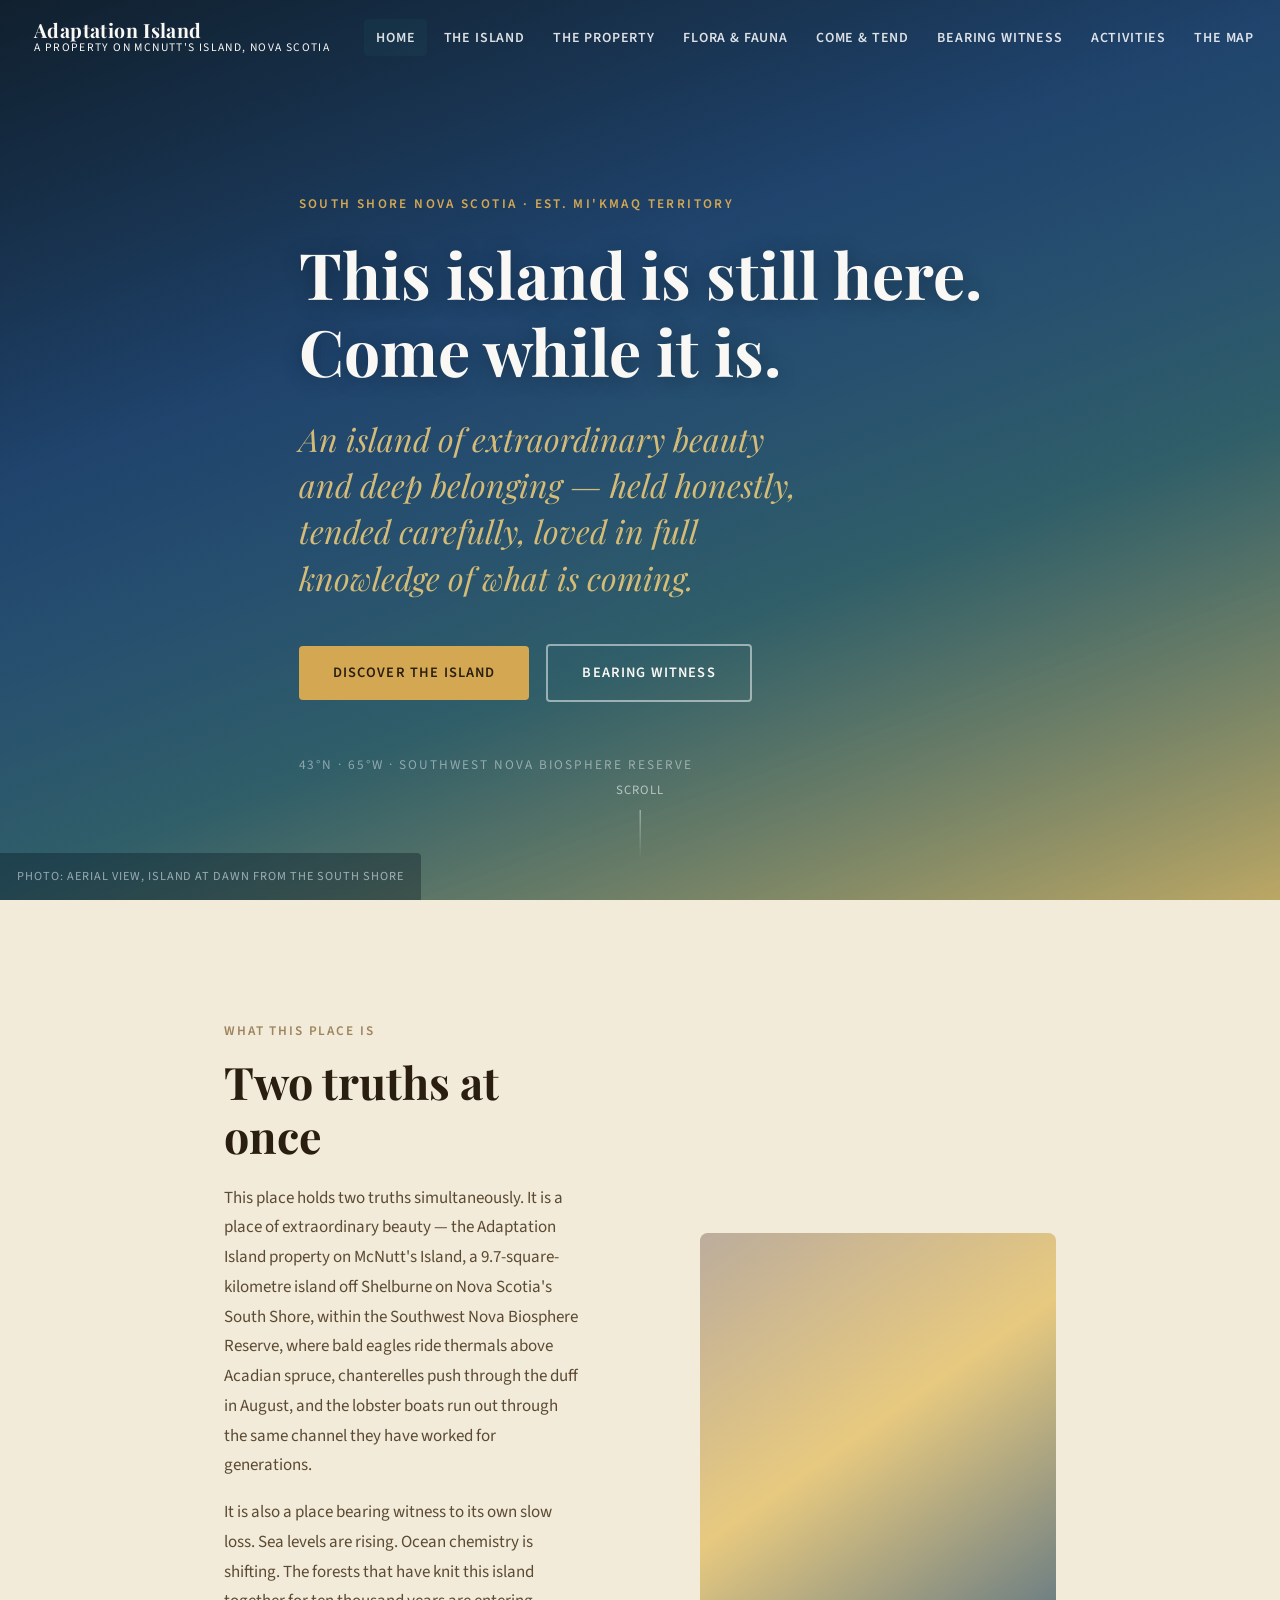
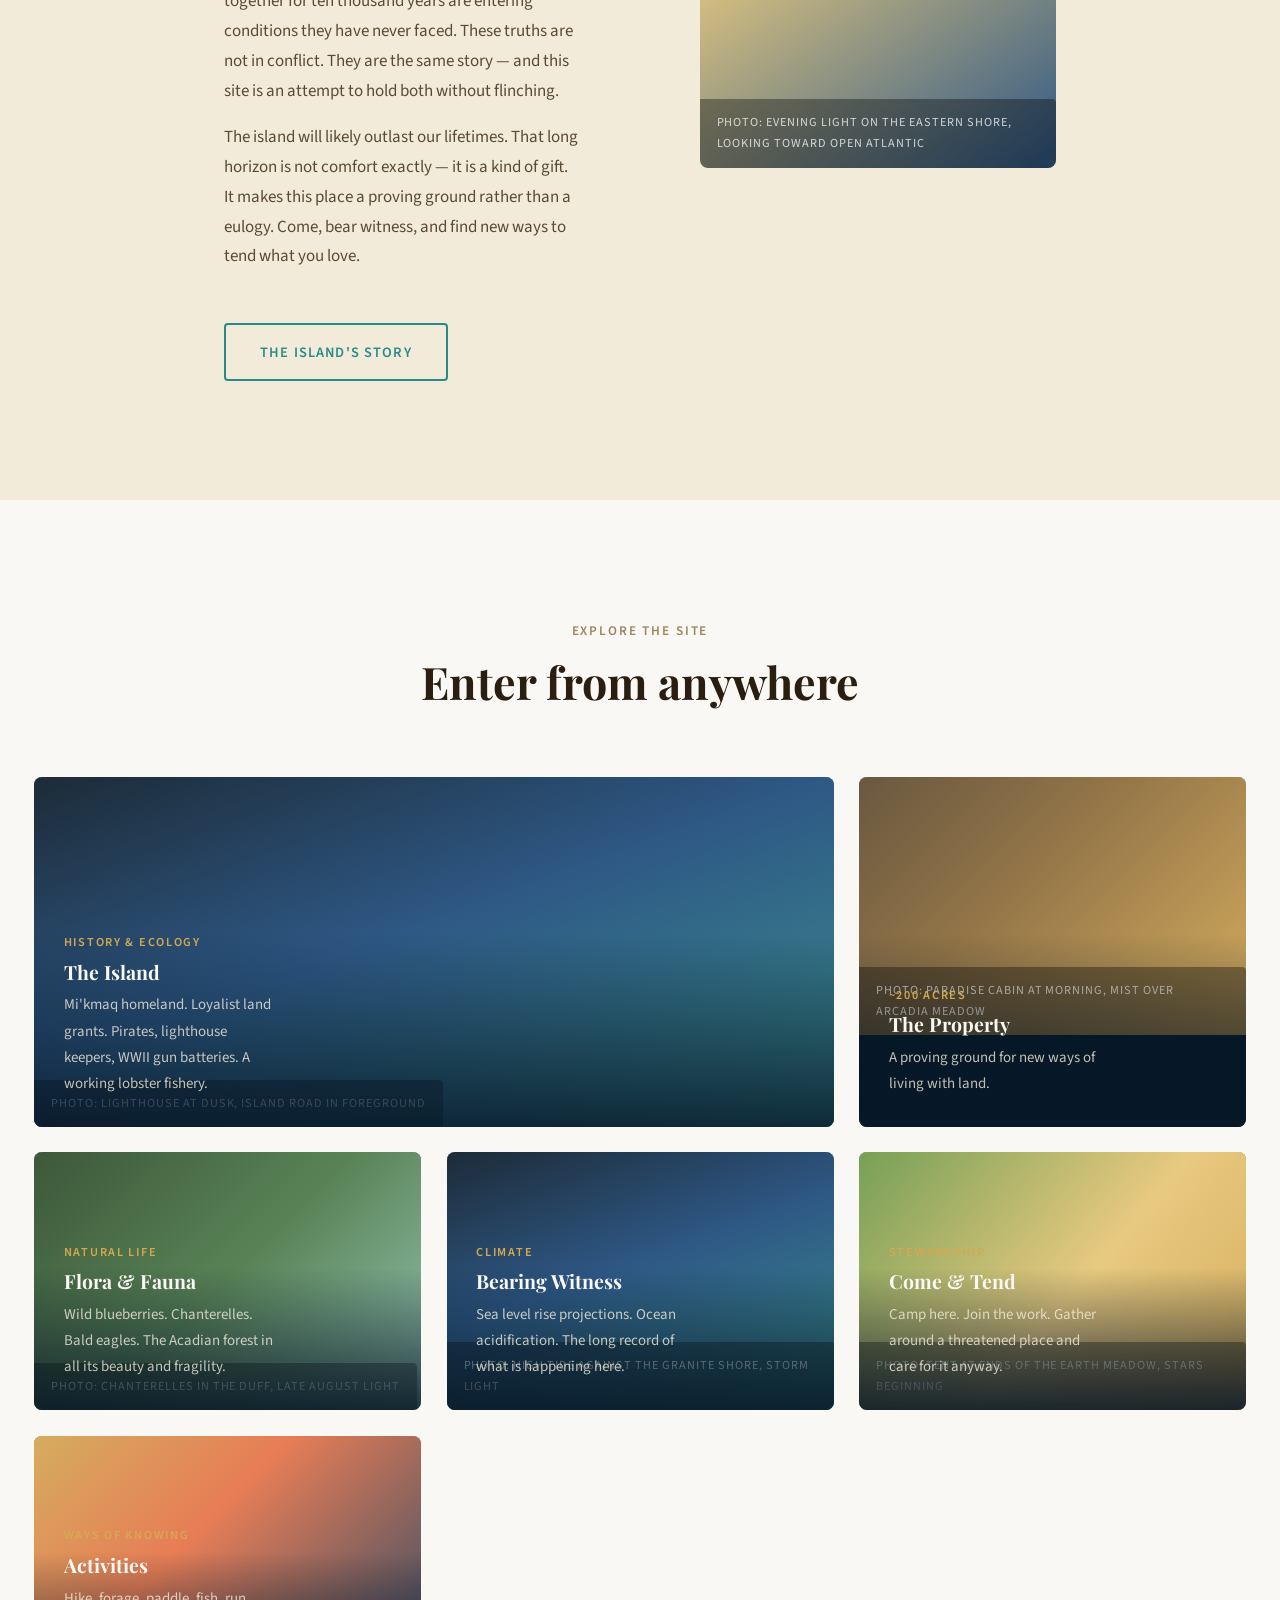
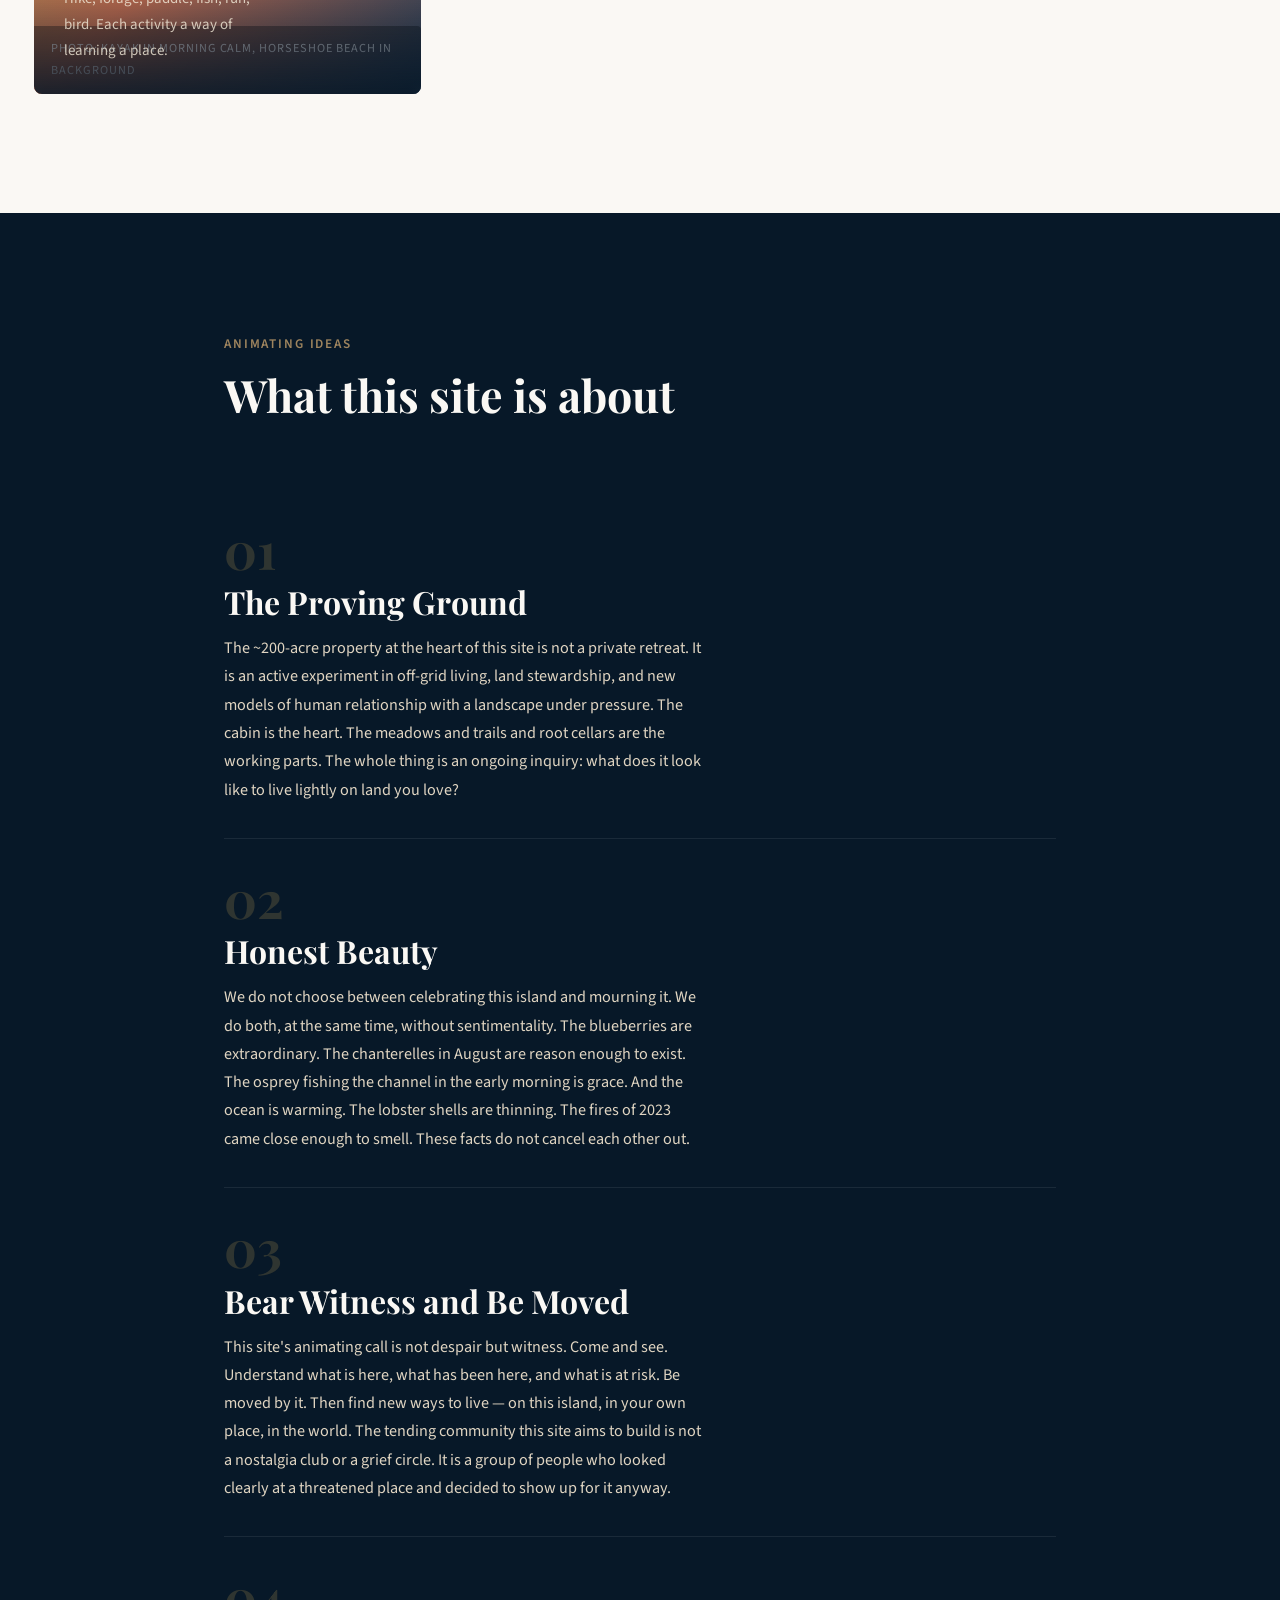
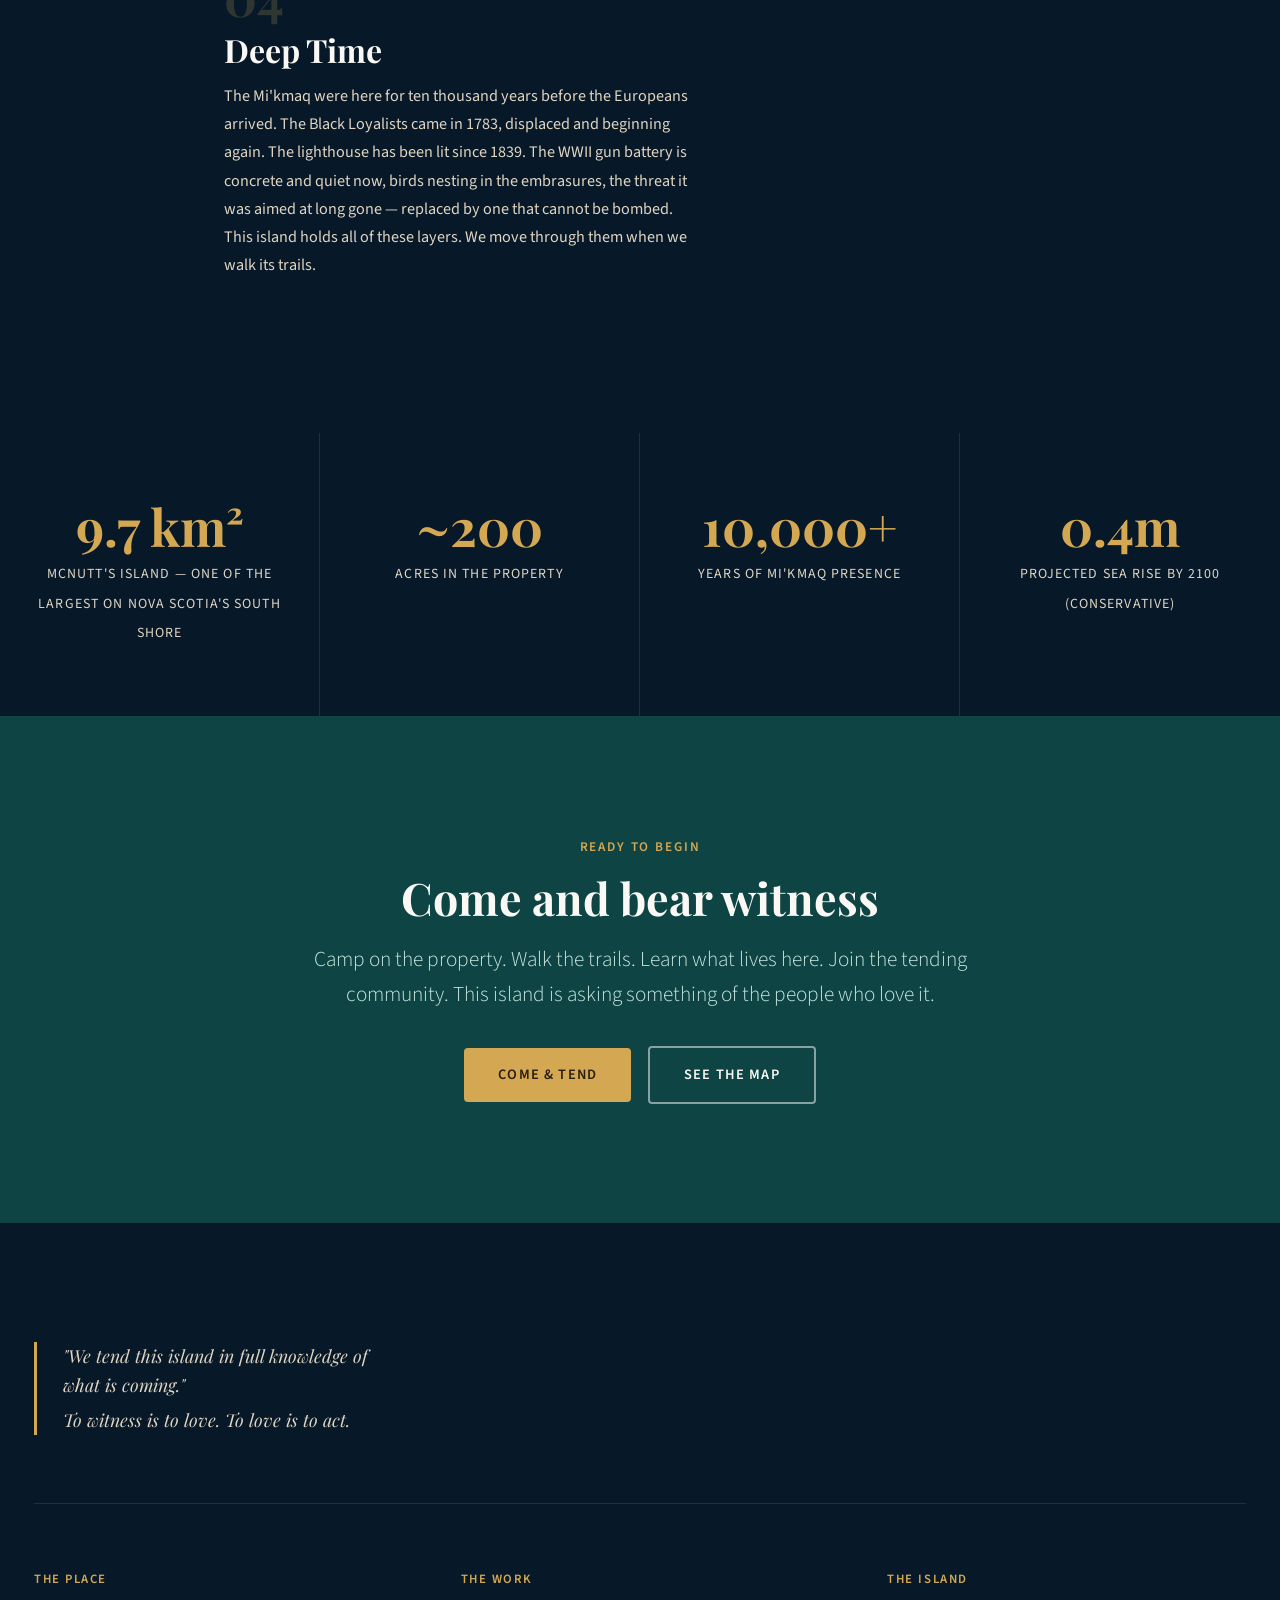
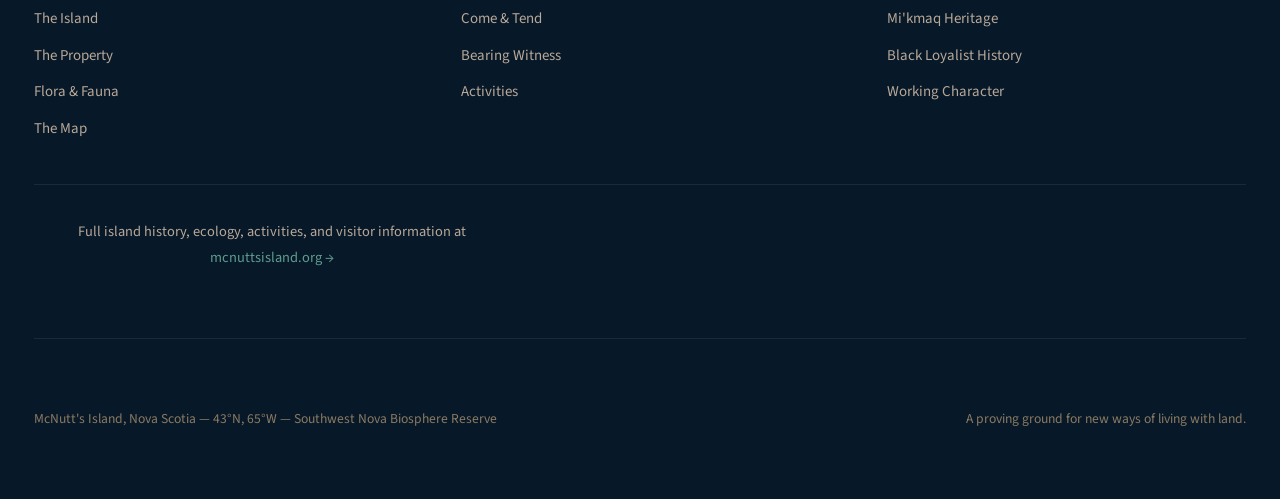
<file: index.html>
<!DOCTYPE html>
<html lang="en">
<head>
  <link rel="icon" type="image/x-icon" href="favicon.ico">
  <link rel="icon" type="image/png" sizes="32x32" href="favicon_32.png">
  <link rel="apple-touch-icon" sizes="256x256" href="favicon_256.png">
  <meta name="theme-color" content="#042C53">
  <!-- Google tag (gtag.js) -->
  <script async src="https://www.googletagmanager.com/gtag/js?id=G-XDGM3WSP18"></script>
  <script>
    window.dataLayer = window.dataLayer || [];
    function gtag(){dataLayer.push(arguments);}
    gtag('js', new Date());

    gtag('config', 'G-XDGM3WSP18');
  </script>
  <meta charset="UTF-8">
  <meta name="viewport" content="width=device-width, initial-scale=1.0">
  <meta name="description" content="Adaptation Island — a ~200-acre private property on McNutt's Island, Nova Scotia. A proving ground for new ways of living with land, bearing witness to a beautiful place under pressure.">
  <meta property="og:title" content="Adaptation Island — A Property on McNutt's Island, Nova Scotia">
  <meta property="og:description" content="A proving ground for new ways of living with land. ~200 acres on McNutt's Island, Nova Scotia. Beauty and climate grief held honestly together.">
  <title>Adaptation Island — A Property on McNutt's Island, Nova Scotia</title>
  <link rel="preconnect" href="https://fonts.googleapis.com">
  <link rel="preconnect" href="https://fonts.gstatic.com" crossorigin>
  <link href="https://fonts.googleapis.com/css2?family=Playfair+Display:ital,wght@0,400;0,600;0,700;1,400;1,600&family=Source+Sans+3:ital,wght@0,300;0,400;0,600;1,300&display=swap" rel="stylesheet">
  <link rel="stylesheet" href="css/main.css">
  <style>
    /* Homepage specific */
    .hero--home {
      background: var(--ocean-deep);
    }

    .hero--home .hero-media .photo-ph {
      position: absolute;
      inset: 0;
      height: 100%;
      aspect-ratio: unset;
      border-radius: 0;
    }

    .hero--home .hero-media .photo-ph::before {
      background: linear-gradient(160deg, #071828 0%, #1A4A7E 35%, #2A6060 65%, #D4A853 100%);
    }

    .hero-tagline {
      font-family: var(--font-serif);
      font-style: italic;
      font-size: clamp(1.4rem, 2.5vw, 2.2rem);
      color: rgba(232, 200, 120, 0.9);
      max-width: 28ch;
      line-height: 1.45;
      margin-bottom: 2.5rem;
    }

    .hero-coords {
      font-size: 0.78rem;
      letter-spacing: 0.15em;
      text-transform: uppercase;
      color: rgba(255,255,255,0.45);
      margin-top: 3rem;
    }

    /* Orientation band */
    .orient-band {
      background: var(--sand);
      padding: var(--space-xl) 0;
    }

    .orient-inner {
      max-width: var(--content-width);
      margin: 0 auto;
      padding: 0 2rem;
      display: grid;
      grid-template-columns: 1fr 1fr;
      gap: var(--space-xl);
      align-items: center;
    }

    .orient-text h2 {
      margin-bottom: 1.25rem;
    }

    .orient-text p {
      color: var(--text-mid);
      margin-bottom: 1em;
    }

    /* Entry points */
    .entries {
      padding: var(--space-xl) 0;
    }

    .entries-header {
      text-align: center;
      margin-bottom: var(--space-lg);
      padding: 0 2rem;
    }

    .entry-grid {
      display: grid;
      grid-template-columns: repeat(3, 1fr);
      grid-template-rows: auto auto;
      gap: 1.5rem;
      padding: 0 2rem;
      max-width: var(--max-width);
      margin: 0 auto;
    }

    .entry-grid .entry-card:first-child {
      grid-column: 1 / 3;
    }

    .entry-grid .entry-card:first-child .photo-ph {
      aspect-ratio: 16 / 7;
    }

    /* Themes */
    .themes {
      background: var(--ocean-deep);
      padding: var(--space-xl) 0;
    }

    .theme-item {
      padding: 2rem 0;
      border-bottom: 1px solid rgba(255,255,255,0.08);
    }

    .theme-item:last-child { border-bottom: none; }

    .theme-number {
      font-family: var(--font-serif);
      font-size: 3rem;
      font-weight: 700;
      color: rgba(212,168,83,0.2);
      line-height: 1;
      margin-bottom: 0.5rem;
    }

    .theme-item h3 {
      color: var(--cream);
      margin-bottom: 0.75rem;
    }

    .theme-item p {
      color: var(--stone);
      font-size: 0.95rem;
      max-width: 60ch;
    }

    /* CTA */
    .home-cta {
      background: var(--teal-dark);
      padding: var(--space-xl) 0;
      text-align: center;
    }

    .home-cta h2 { color: var(--cream); margin-bottom: 1rem; }
    .home-cta p  { color: var(--seaglass-pale); margin: 0 auto 2rem; }

    @media (max-width: 900px) {
      .orient-inner { grid-template-columns: 1fr; gap: var(--space-md); }
      .entry-grid { grid-template-columns: 1fr; }
      .entry-grid .entry-card:first-child { grid-column: 1; }
      .entry-grid .entry-card:first-child .photo-ph { aspect-ratio: 3 / 2; }
    }

    @media (max-width: 600px) {
      .entry-grid { padding: 0 1.25rem; gap: 1rem; }
    }
  </style>
</head>
<body>

  <div id="nav-placeholder"></div>

  <!-- HERO -->
  <section class="hero hero--home" aria-label="Site introduction">
    <div class="hero-media">
      <div class="photo-ph photo-ph--ocean" style="position:absolute;inset:0;height:100%;aspect-ratio:unset;border-radius:0;">
        <span class="photo-ph__label">Photo: Aerial view, island at dawn from the south shore</span>
      </div>
    </div>
    <div class="hero-overlay"></div>
    <div class="hero-content">
      <span class="hero-eyebrow">South Shore Nova Scotia · Est. Mi'kmaq Territory</span>
      <h1>This island is still here.<br>Come while it is.</h1>
      <p class="hero-tagline">An island of extraordinary beauty and deep belonging — held honestly, tended carefully, loved in full knowledge of what is coming.</p>
      <div class="btn-group">
        <a href="the-island.html" class="btn btn--primary">Discover the Island</a>
        <a href="bearing-witness.html" class="btn btn--ghost">Bearing Witness</a>
      </div>
      <p class="hero-coords">43°N · 65°W · Southwest Nova Biosphere Reserve</p>
    </div>
    <div class="hero-scroll" aria-hidden="true">Scroll</div>
  </section>

  <!-- ORIENTATION -->
  <section class="orient-band">
    <div class="orient-inner">
      <div class="orient-text fade-in">
        <span class="eyebrow">What This Place Is</span>
        <h2>Two truths at once</h2>
        <p>This place holds two truths simultaneously. It is a place of extraordinary beauty — the Adaptation Island property on McNutt's Island, a 9.7-square-kilometre island off Shelburne on Nova Scotia's South Shore, within the Southwest Nova Biosphere Reserve, where bald eagles ride thermals above Acadian spruce, chanterelles push through the duff in August, and the lobster boats run out through the same channel they have worked for generations.</p>
        <p>It is also a place bearing witness to its own slow loss. Sea levels are rising. Ocean chemistry is shifting. The forests that have knit this island together for ten thousand years are entering conditions they have never faced. These truths are not in conflict. They are the same story — and this site is an attempt to hold both without flinching.</p>
        <p>The island will likely outlast our lifetimes. That long horizon is not comfort exactly — it is a kind of gift. It makes this place a proving ground rather than a eulogy. Come, bear witness, and find new ways to tend what you love.</p>
        <a href="the-island.html" class="btn btn--outline mt-md">The Island's Story</a>
      </div>
      <div class="orient-image fade-in fade-in-delay-2">
        <div class="photo-ph photo-ph--shore ar-portrait" style="border-radius:8px;">
          <span class="photo-ph__label">Photo: Evening light on the eastern shore, looking toward open Atlantic</span>
        </div>
      </div>
    </div>
  </section>

  <!-- ENTRY POINTS -->
  <section class="entries section">
    <div class="entries-header fade-in">
      <span class="eyebrow">Explore the Site</span>
      <h2>Enter from anywhere</h2>
    </div>
    <div class="entry-grid">

      <a href="the-island.html" class="entry-card fade-in">
        <div class="photo-ph photo-ph--ocean" style="aspect-ratio: 16/7; width:100%;">
          <span class="photo-ph__label">Photo: Lighthouse at dusk, island road in foreground</span>
        </div>
        <div class="entry-card__overlay"></div>
        <div class="entry-card__content">
          <span class="entry-card__eyebrow">History & Ecology</span>
          <h3>The Island</h3>
          <p>Mi'kmaq homeland. Loyalist land grants. Pirates, lighthouse keepers, WWII gun batteries. A working lobster fishery.</p>
        </div>
      </a>

      <a href="the-property.html" class="entry-card fade-in fade-in-delay-1">
        <div class="photo-ph photo-ph--cabin ar-landscape" style="width:100%;">
          <span class="photo-ph__label">Photo: Paradise Cabin at morning, mist over Arcadia Meadow</span>
        </div>
        <div class="entry-card__overlay"></div>
        <div class="entry-card__content">
          <span class="entry-card__eyebrow">~200 Acres</span>
          <h3>The Property</h3>
          <p>A proving ground for new ways of living with land.</p>
        </div>
      </a>

      <a href="flora-fauna.html" class="entry-card fade-in fade-in-delay-1">
        <div class="photo-ph photo-ph--forest ar-landscape" style="width:100%;">
          <span class="photo-ph__label">Photo: Chanterelles in the duff, late August light</span>
        </div>
        <div class="entry-card__overlay"></div>
        <div class="entry-card__content">
          <span class="entry-card__eyebrow">Natural Life</span>
          <h3>Flora & Fauna</h3>
          <p>Wild blueberries. Chanterelles. Bald eagles. The Acadian forest in all its beauty and fragility.</p>
        </div>
      </a>

      <a href="bearing-witness.html" class="entry-card fade-in fade-in-delay-2">
        <div class="photo-ph photo-ph--ocean ar-landscape" style="width:100%;">
          <span class="photo-ph__label">Photo: High tide against the granite shore, storm light</span>
        </div>
        <div class="entry-card__overlay"></div>
        <div class="entry-card__content">
          <span class="entry-card__eyebrow">Climate</span>
          <h3>Bearing Witness</h3>
          <p>Sea level rise projections. Ocean acidification. The long record of what is happening here.</p>
        </div>
      </a>

      <a href="come-tend.html" class="entry-card fade-in fade-in-delay-2">
        <div class="photo-ph photo-ph--meadow ar-landscape" style="width:100%;">
          <span class="photo-ph__label">Photo: Tent at Ends of the Earth Meadow, stars beginning</span>
        </div>
        <div class="entry-card__overlay"></div>
        <div class="entry-card__content">
          <span class="entry-card__eyebrow">Stewardship</span>
          <h3>Come & Tend</h3>
          <p>Camp here. Join the work. Gather around a threatened place and care for it anyway.</p>
        </div>
      </a>

      <a href="activities.html" class="entry-card fade-in fade-in-delay-3">
        <div class="photo-ph photo-ph--sunrise ar-landscape" style="width:100%;">
          <span class="photo-ph__label">Photo: Kayak in morning calm, Horseshoe Beach in background</span>
        </div>
        <div class="entry-card__overlay"></div>
        <div class="entry-card__content">
          <span class="entry-card__eyebrow">Ways of Knowing</span>
          <h3>Activities</h3>
          <p>Hike, forage, paddle, fish, run, bird. Each activity a way of learning a place.</p>
        </div>
      </a>

    </div>
  </section>

  <!-- THEMES -->
  <section class="themes">
    <div class="container--narrow">
      <div class="fade-in">
        <span class="eyebrow">Animating Ideas</span>
        <h2 style="color:var(--cream); margin-bottom: var(--space-lg);">What this site is about</h2>
      </div>
      <div class="theme-item fade-in">
        <div class="theme-number">01</div>
        <h3>The Proving Ground</h3>
        <p>The ~200-acre property at the heart of this site is not a private retreat. It is an active experiment in off-grid living, land stewardship, and new models of human relationship with a landscape under pressure. The cabin is the heart. The meadows and trails and root cellars are the working parts. The whole thing is an ongoing inquiry: what does it look like to live lightly on land you love?</p>
      </div>
      <div class="theme-item fade-in">
        <div class="theme-number">02</div>
        <h3>Honest Beauty</h3>
        <p>We do not choose between celebrating this island and mourning it. We do both, at the same time, without sentimentality. The blueberries are extraordinary. The chanterelles in August are reason enough to exist. The osprey fishing the channel in the early morning is grace. And the ocean is warming. The lobster shells are thinning. The fires of 2023 came close enough to smell. These facts do not cancel each other out.</p>
      </div>
      <div class="theme-item fade-in">
        <div class="theme-number">03</div>
        <h3>Bear Witness and Be Moved</h3>
        <p>This site's animating call is not despair but witness. Come and see. Understand what is here, what has been here, and what is at risk. Be moved by it. Then find new ways to live — on this island, in your own place, in the world. The tending community this site aims to build is not a nostalgia club or a grief circle. It is a group of people who looked clearly at a threatened place and decided to show up for it anyway.</p>
      </div>
      <div class="theme-item fade-in">
        <div class="theme-number">04</div>
        <h3>Deep Time</h3>
        <p>The Mi'kmaq were here for ten thousand years before the Europeans arrived. The Black Loyalists came in 1783, displaced and beginning again. The lighthouse has been lit since 1839. The WWII gun battery is concrete and quiet now, birds nesting in the embrasures, the threat it was aimed at long gone — replaced by one that cannot be bombed. This island holds all of these layers. We move through them when we walk its trails.</p>
      </div>
    </div>
  </section>

  <!-- STATS -->
  <section class="section--dark">
    <div class="stats-strip">
      <div class="stat-item fade-in">
        <span class="stat-number">9.7 km²</span>
        <span class="stat-label">McNutt's Island — one of the largest on Nova Scotia's South Shore</span>
      </div>
      <div class="stat-item fade-in fade-in-delay-1">
        <span class="stat-number">~200</span>
        <span class="stat-label">Acres in the property</span>
      </div>
      <div class="stat-item fade-in fade-in-delay-2">
        <span class="stat-number">10,000+</span>
        <span class="stat-label">Years of Mi'kmaq presence</span>
      </div>
      <div class="stat-item fade-in fade-in-delay-3">
        <span class="stat-number">0.4m</span>
        <span class="stat-label">Projected sea rise by 2100 (conservative)</span>
      </div>
    </div>
  </section>

  <!-- CTA -->
  <section class="home-cta">
    <div class="container--narrow">
      <span class="eyebrow" style="color:var(--gold)">Ready to begin</span>
      <h2>Come and bear witness</h2>
      <p class="lead">Camp on the property. Walk the trails. Learn what lives here. Join the tending community. This island is asking something of the people who love it.</p>
      <div class="btn-group" style="justify-content:center">
        <a href="come-tend.html" class="btn btn--primary">Come & Tend</a>
        <a href="the-map.html" class="btn btn--ghost">See the Map</a>
      </div>
    </div>
  </section>

  <div id="footer-placeholder"></div>

  <script src="js/main.js"></script>
</body>
</html>
</file>
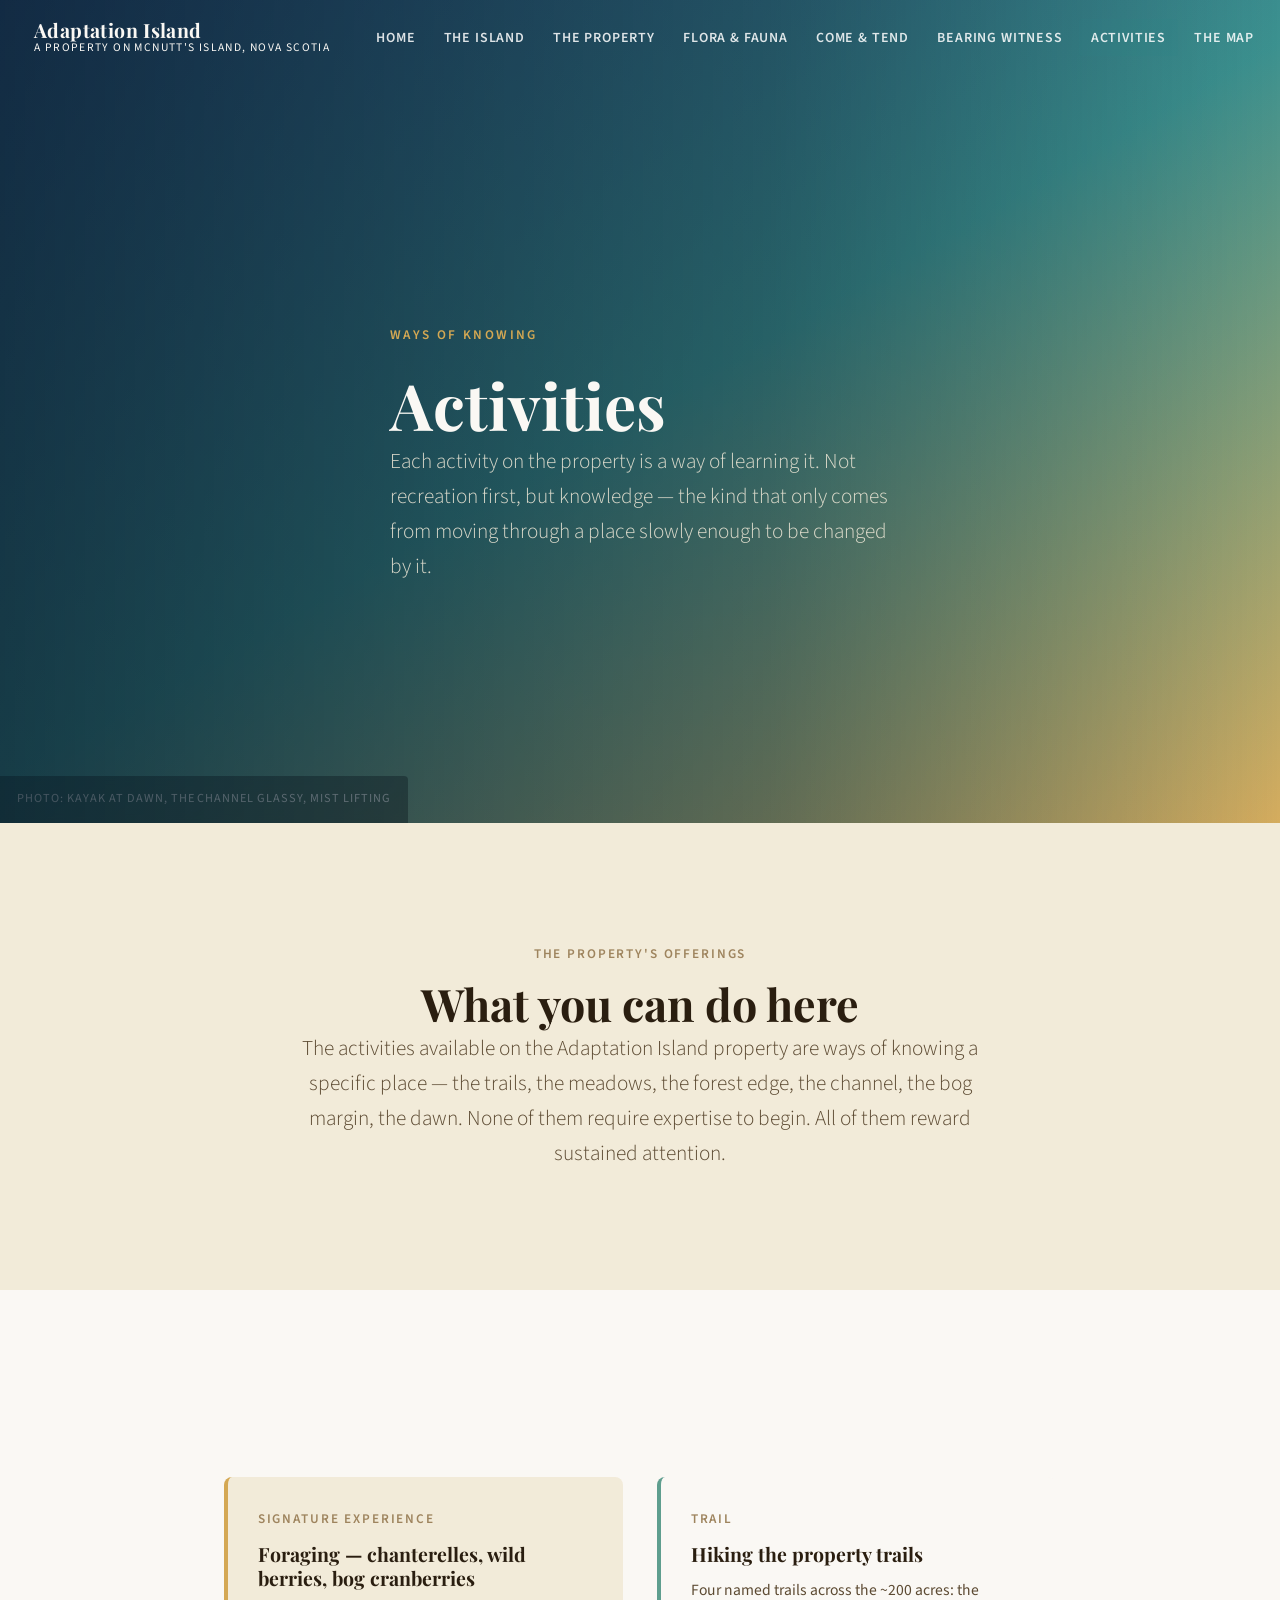
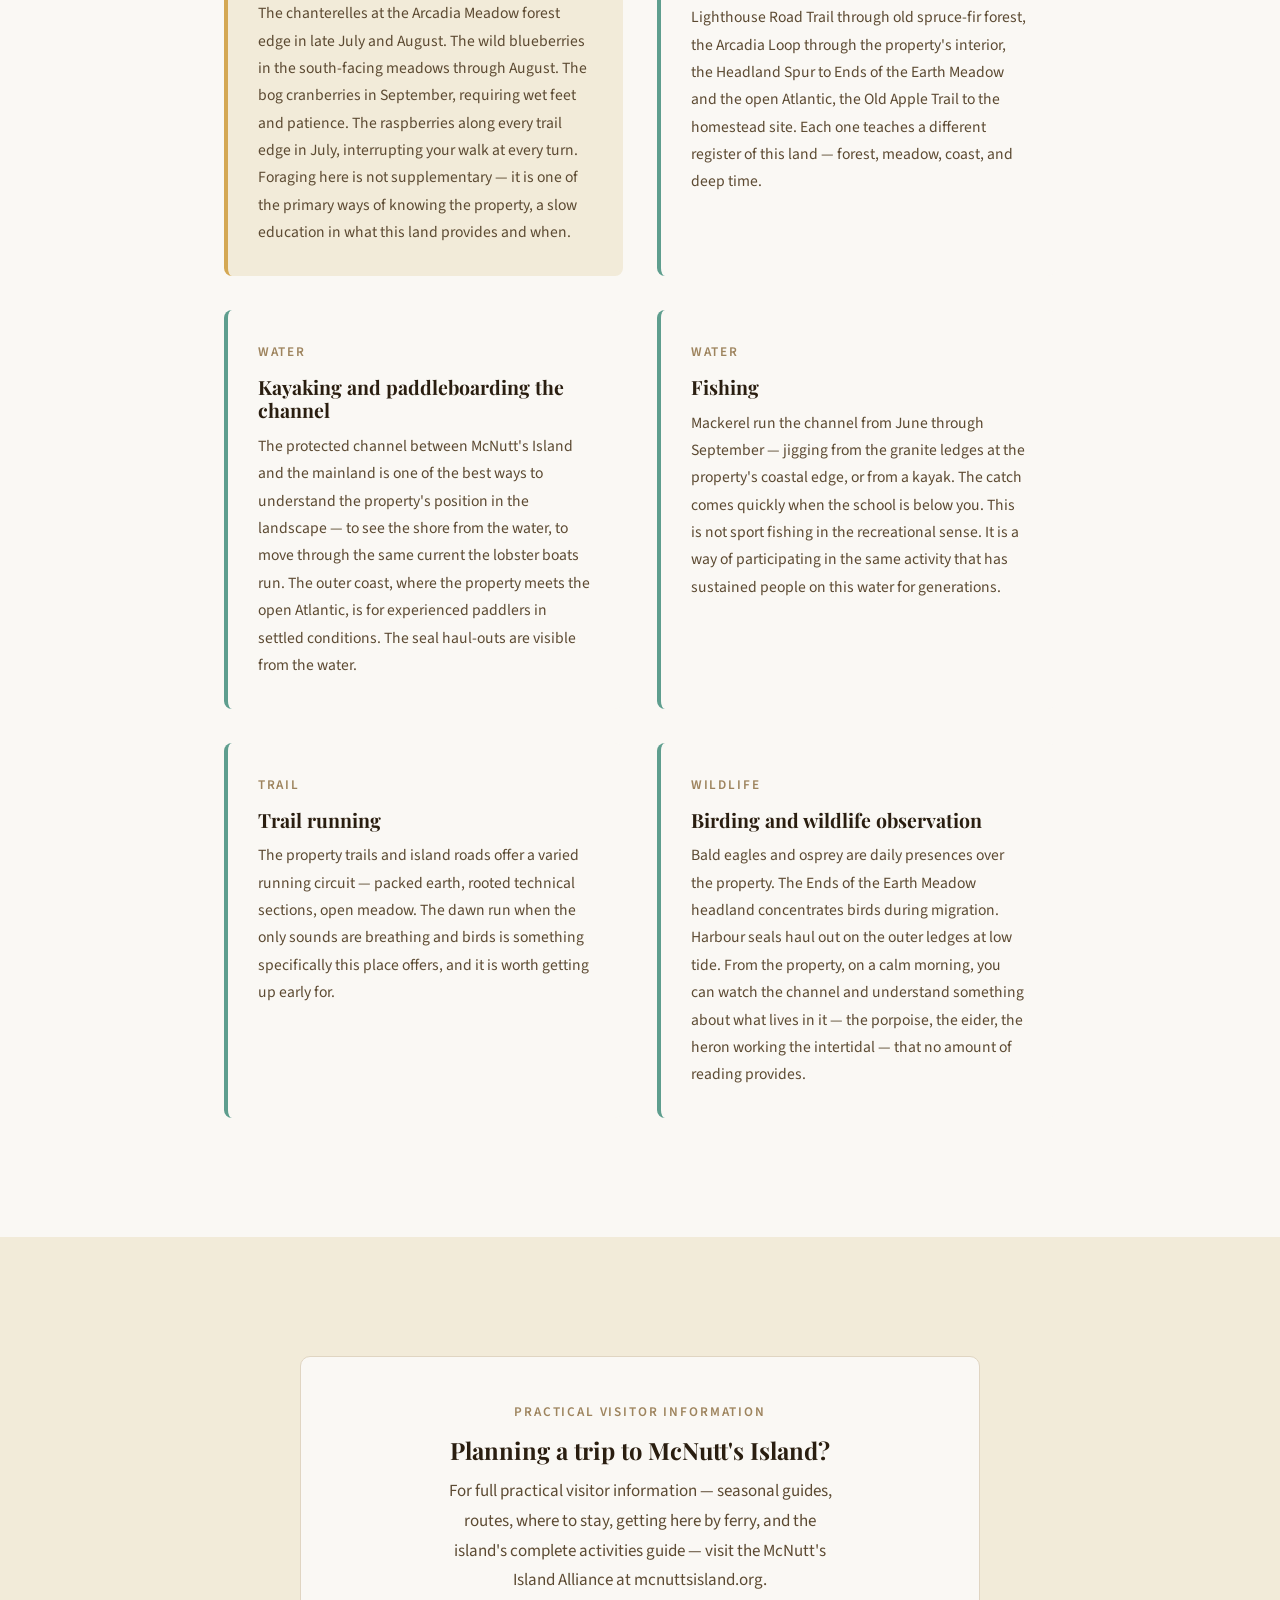
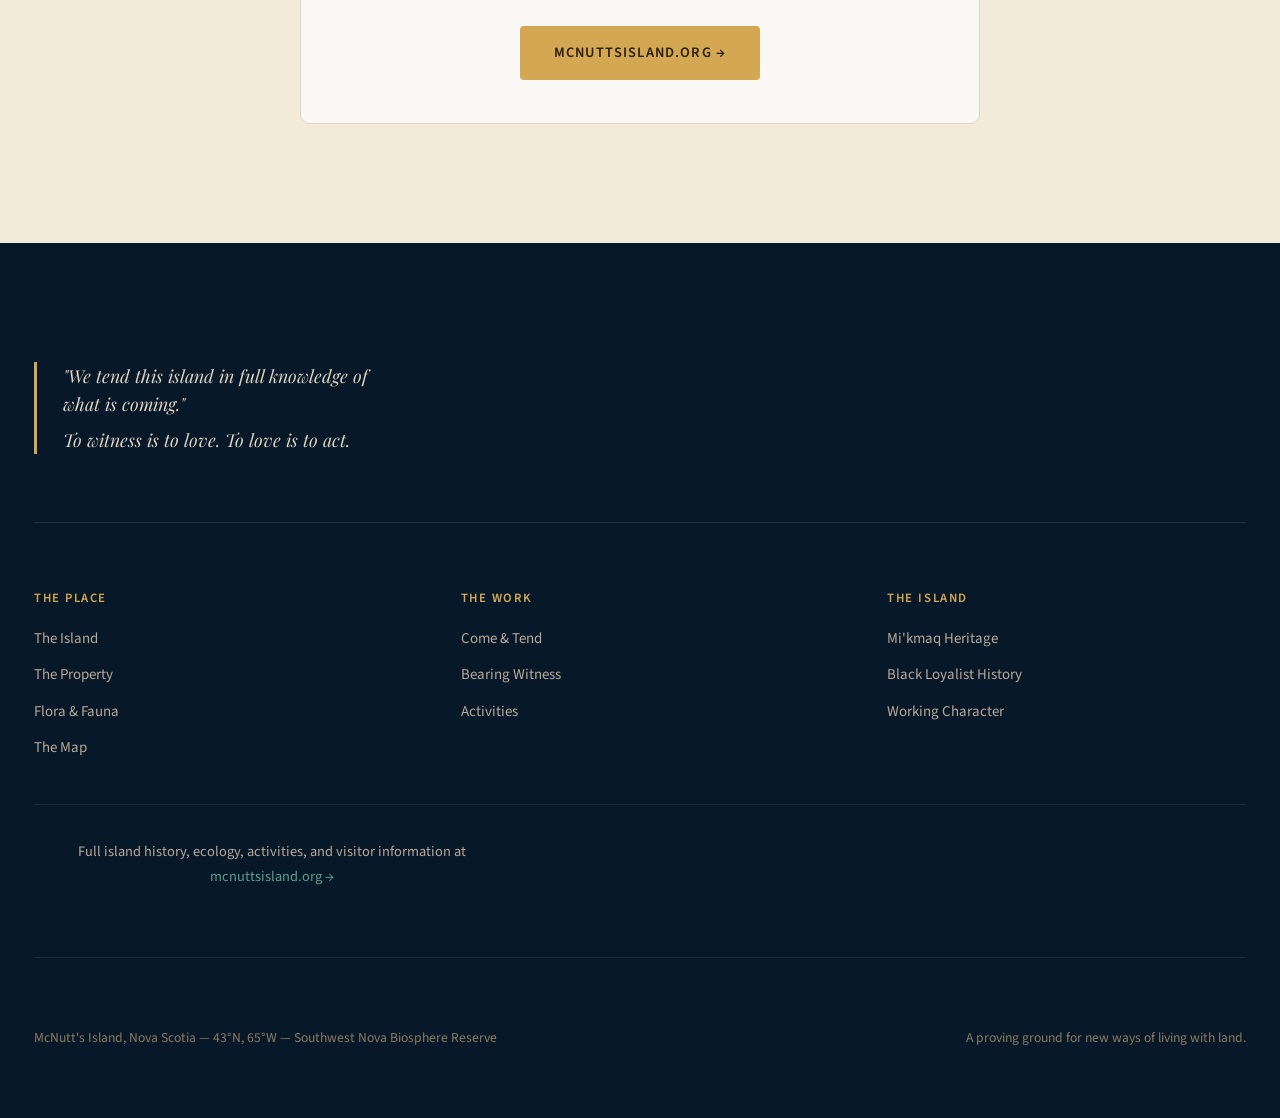
<file: activities.html>
<!DOCTYPE html>
<html lang="en">
<head>
  <link rel="icon" type="image/x-icon" href="favicon.ico">
  <link rel="icon" type="image/png" sizes="32x32" href="favicon_32.png">
  <link rel="apple-touch-icon" sizes="256x256" href="favicon_256.png">
  <meta name="theme-color" content="#042C53">
  <!-- Google tag (gtag.js) -->
  <script async src="https://www.googletagmanager.com/gtag/js?id=G-XDGM3WSP18"></script>
  <script>
    window.dataLayer = window.dataLayer || [];
    function gtag(){dataLayer.push(arguments);}
    gtag('js', new Date());

    gtag('config', 'G-XDGM3WSP18');
  </script>
  <meta charset="UTF-8">
  <meta name="viewport" content="width=device-width, initial-scale=1.0">
  <meta name="description" content="Ways of knowing the Adaptation Island property — foraging, hiking the trail network, kayaking the channel, fishing, birding, and more. Each activity is a way of learning a place.">
  <meta property="og:title" content="Activities — Adaptation Island">
  <meta property="og:description" content="Foraging, hiking, kayaking, fishing, birding — ways of knowing the Adaptation Island property on McNutt's Island, Nova Scotia.">
  <title>Activities — Adaptation Island · A Property on McNutt's Island, Nova Scotia</title>
  <link rel="preconnect" href="https://fonts.googleapis.com">
  <link rel="preconnect" href="https://fonts.gstatic.com" crossorigin>
  <link href="https://fonts.googleapis.com/css2?family=Playfair+Display:ital,wght@0,400;0,600;0,700;1,400;1,600&family=Source+Sans+3:ital,wght@0,300;0,400;0,600;1,300&display=swap" rel="stylesheet">
  <link rel="stylesheet" href="css/main.css">
  <style>
    .activities-hero-bg::before {
      background: linear-gradient(150deg, #1A4A7E 0%, #2A8A8A 50%, #D4A853 100%);
    }

    .activity-list {
      display: grid;
      grid-template-columns: 1fr 1fr;
      gap: 2rem;
      margin-top: var(--space-lg);
    }

    .activity-item {
      padding: 1.75rem;
      background: var(--cream);
      border-radius: 8px;
      border-left: 4px solid var(--seaglass);
    }

    .activity-item.featured {
      border-left-color: var(--gold);
      background: var(--sand);
    }

    .activity-item h3 {
      font-size: 1.15rem;
      margin-bottom: 0.6rem;
    }

    .activity-item p {
      font-size: 0.92rem;
      color: var(--text-mid);
      margin-bottom: 0;
    }

    .alliance-callout {
      background: var(--cream);
      border: 1px solid var(--stone);
      border-radius: 10px;
      padding: 2.5rem;
      max-width: 680px;
      margin: 0 auto;
      text-align: center;
    }
    .alliance-callout h3 { font-size: 1.4rem; margin-bottom: 0.75rem; }
    .alliance-callout p  { color: var(--text-mid); margin: 0 auto 1.75rem; max-width: 50ch; }

    @media (max-width: 700px) {
      .activity-list { grid-template-columns: 1fr; }
    }
  </style>
</head>
<body>

  <div id="nav-placeholder"></div>

  <!-- PAGE HERO -->
  <section class="page-hero" style="min-height:50vh; display:flex; align-items:center;">
    <div class="page-hero-media">
      <div class="photo-ph photo-ph--sunrise activities-hero-bg" style="position:absolute;inset:0;height:100%;aspect-ratio:unset;border-radius:0;">
        <span class="photo-ph__label">Photo: Kayak at dawn, the channel glassy, mist lifting</span>
      </div>
    </div>
    <div class="page-hero-overlay"></div>
    <div style="position:relative;z-index:2; max-width:var(--max-width); margin:0 auto; padding: calc(var(--space-xl) + 2rem) 2rem var(--space-xl);">
      <span class="hero-eyebrow">Ways of Knowing</span>
      <h1 class="fade-in" style="color:var(--cream);">Activities</h1>
      <p class="lead fade-in fade-in-delay-1" style="color:rgba(242,235,217,0.88); max-width:50ch;">Each activity on the property is a way of learning it. Not recreation first, but knowledge — the kind that only comes from moving through a place slowly enough to be changed by it.</p>
    </div>
  </section>

  <!-- INTRO -->
  <section class="section section--sand">
    <div class="container--narrow text-center">
      <span class="eyebrow">The Property's Offerings</span>
      <h2 class="fade-in">What you can do here</h2>
      <p class="lead fade-in fade-in-delay-1" style="margin:0 auto;">The activities available on the Adaptation Island property are ways of knowing a specific place — the trails, the meadows, the forest edge, the channel, the bog margin, the dawn. None of them require expertise to begin. All of them reward sustained attention.</p>
    </div>
  </section>

  <!-- ACTIVITY LIST -->
  <section class="section" id="activities">
    <div class="container--narrow">
      <div class="activity-list">

        <div class="activity-item featured fade-in">
          <span class="eyebrow">Signature Experience</span>
          <h3>Foraging — chanterelles, wild berries, bog cranberries</h3>
          <p>The chanterelles at the Arcadia Meadow forest edge in late July and August. The wild blueberries in the south-facing meadows through August. The bog cranberries in September, requiring wet feet and patience. The raspberries along every trail edge in July, interrupting your walk at every turn. Foraging here is not supplementary — it is one of the primary ways of knowing the property, a slow education in what this land provides and when.</p>
        </div>

        <div class="activity-item fade-in fade-in-delay-1">
          <span class="eyebrow">Trail</span>
          <h3>Hiking the property trails</h3>
          <p>Four named trails across the ~200 acres: the Lighthouse Road Trail through old spruce-fir forest, the Arcadia Loop through the property's interior, the Headland Spur to Ends of the Earth Meadow and the open Atlantic, the Old Apple Trail to the homestead site. Each one teaches a different register of this land — forest, meadow, coast, and deep time.</p>
        </div>

        <div class="activity-item fade-in">
          <span class="eyebrow">Water</span>
          <h3>Kayaking and paddleboarding the channel</h3>
          <p>The protected channel between McNutt's Island and the mainland is one of the best ways to understand the property's position in the landscape — to see the shore from the water, to move through the same current the lobster boats run. The outer coast, where the property meets the open Atlantic, is for experienced paddlers in settled conditions. The seal haul-outs are visible from the water.</p>
        </div>

        <div class="activity-item fade-in fade-in-delay-1">
          <span class="eyebrow">Water</span>
          <h3>Fishing</h3>
          <p>Mackerel run the channel from June through September — jigging from the granite ledges at the property's coastal edge, or from a kayak. The catch comes quickly when the school is below you. This is not sport fishing in the recreational sense. It is a way of participating in the same activity that has sustained people on this water for generations.</p>
        </div>

        <div class="activity-item fade-in">
          <span class="eyebrow">Trail</span>
          <h3>Trail running</h3>
          <p>The property trails and island roads offer a varied running circuit — packed earth, rooted technical sections, open meadow. The dawn run when the only sounds are breathing and birds is something specifically this place offers, and it is worth getting up early for.</p>
        </div>

        <div class="activity-item fade-in fade-in-delay-1">
          <span class="eyebrow">Wildlife</span>
          <h3>Birding and wildlife observation</h3>
          <p>Bald eagles and osprey are daily presences over the property. The Ends of the Earth Meadow headland concentrates birds during migration. Harbour seals haul out on the outer ledges at low tide. From the property, on a calm morning, you can watch the channel and understand something about what lives in it — the porpoise, the eider, the heron working the intertidal — that no amount of reading provides.</p>
        </div>

      </div>
    </div>
  </section>

  <!-- MCNUTT'S ISLAND ALLIANCE CALLOUT -->
  <section class="section section--sand">
    <div class="container--narrow" style="text-align:center;">
      <div class="alliance-callout fade-in">
        <span class="eyebrow">Practical Visitor Information</span>
        <h3>Planning a trip to McNutt's Island?</h3>
        <p>For full practical visitor information — seasonal guides, routes, where to stay, getting here by ferry, and the island's complete activities guide — visit the McNutt's Island Alliance at mcnuttsisland.org.</p>
        <a href="https://mcnuttsisland.org" class="btn btn--primary" target="_blank" rel="noopener">mcnuttsisland.org →</a>
      </div>
    </div>
  </section>

  <div id="footer-placeholder"></div>
  <script src="js/main.js"></script>
</body>
</html>
</file>
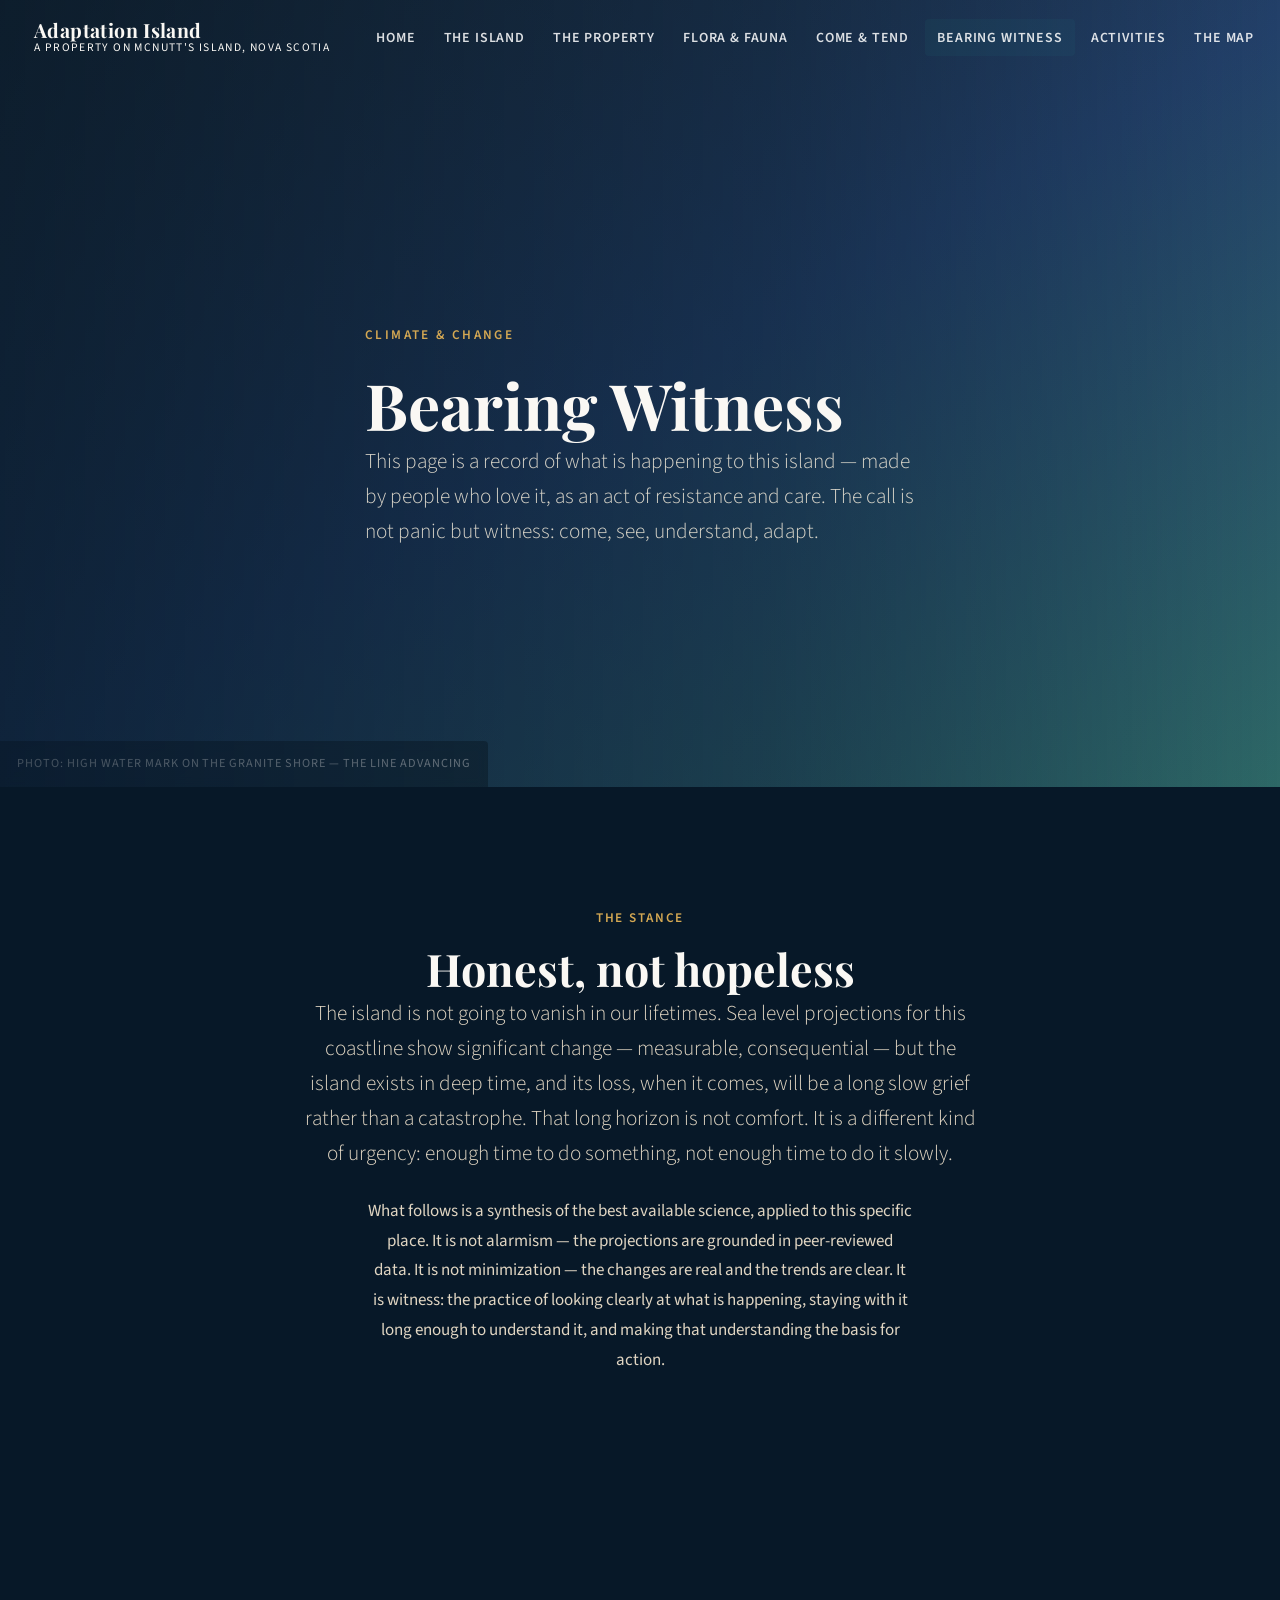
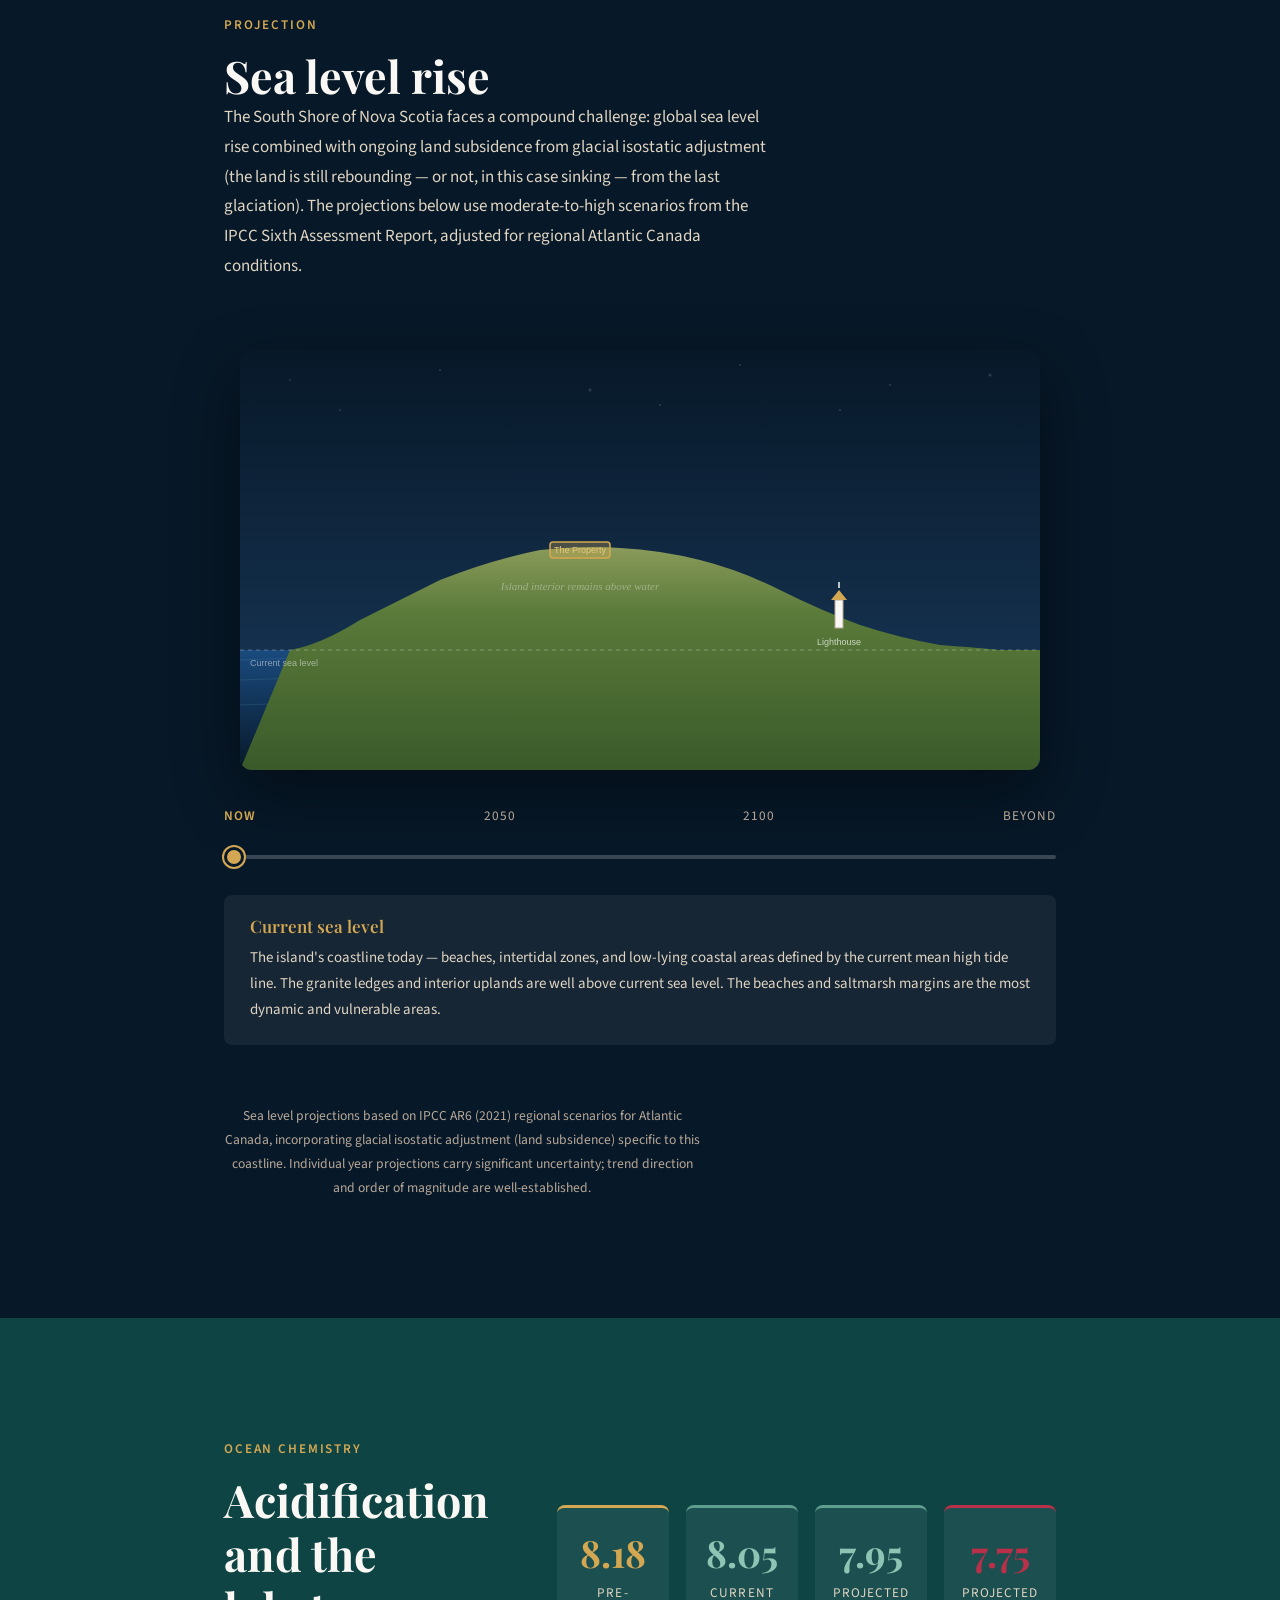
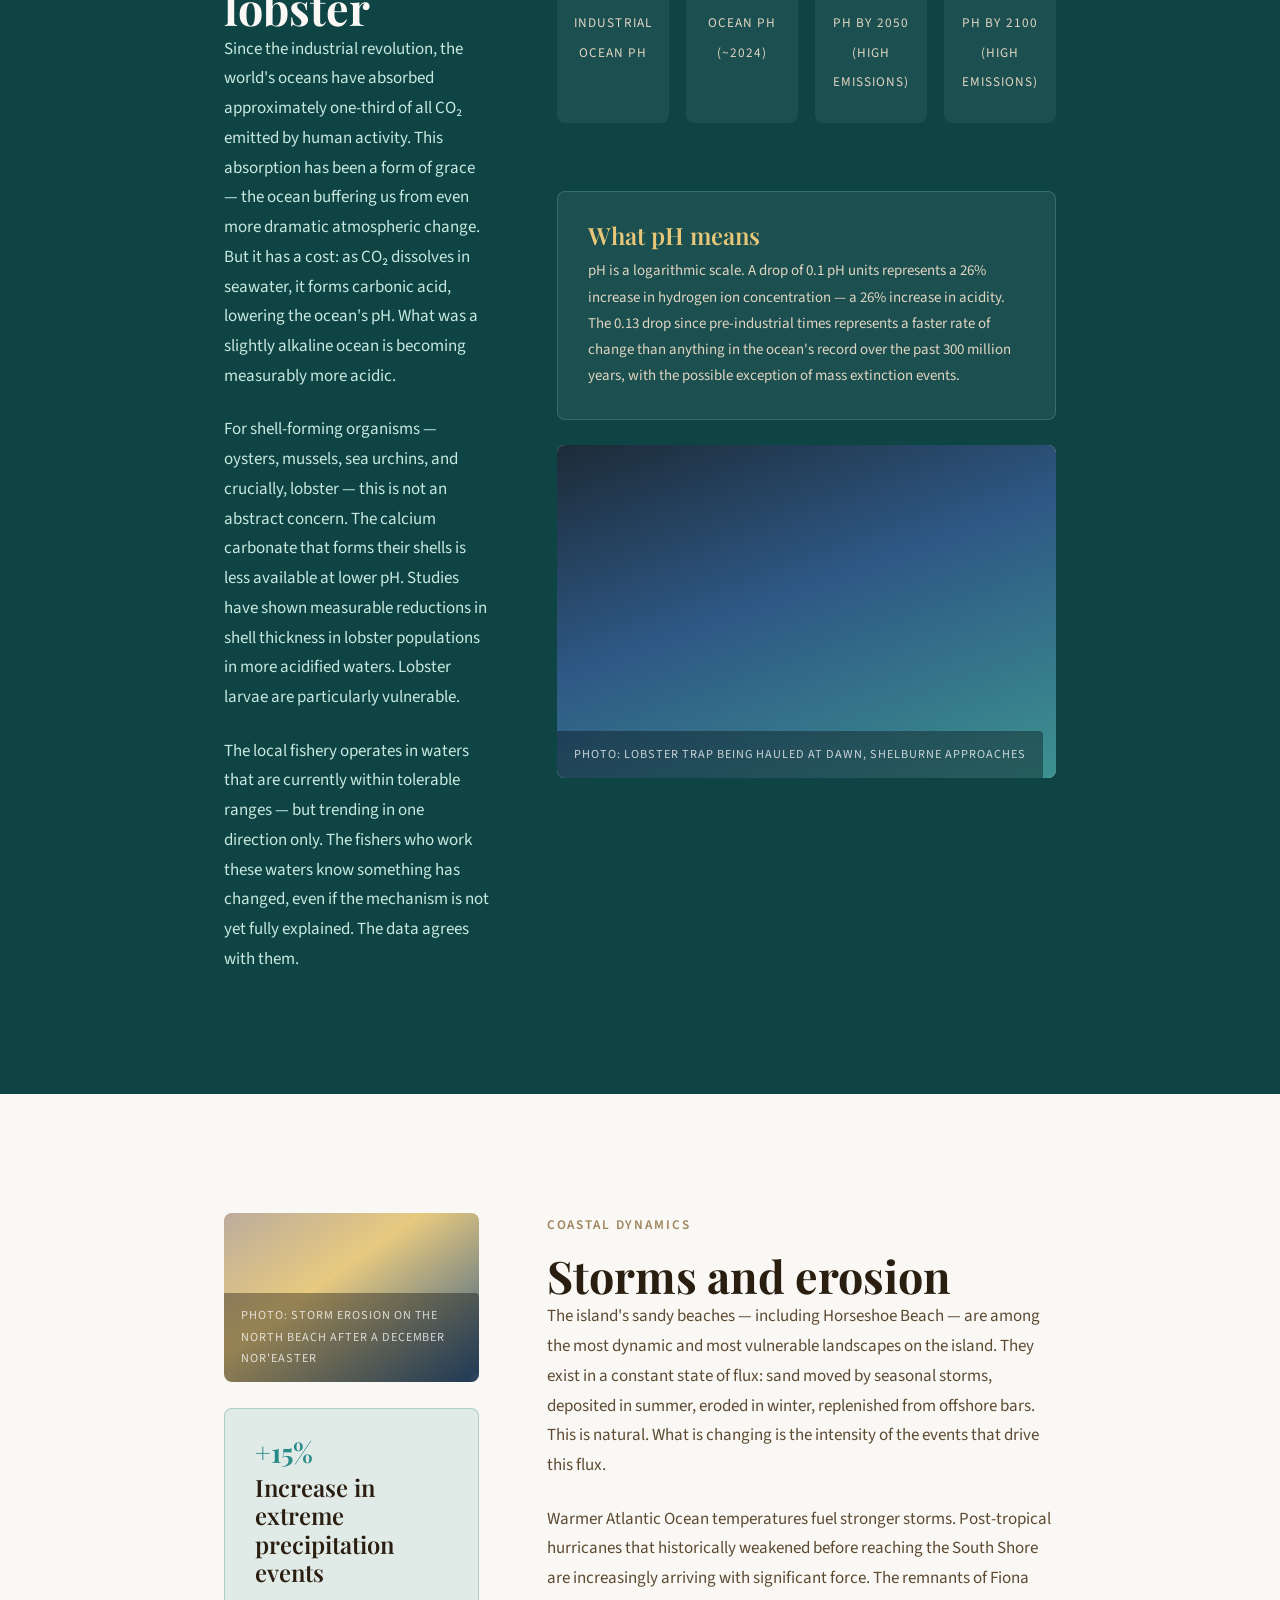
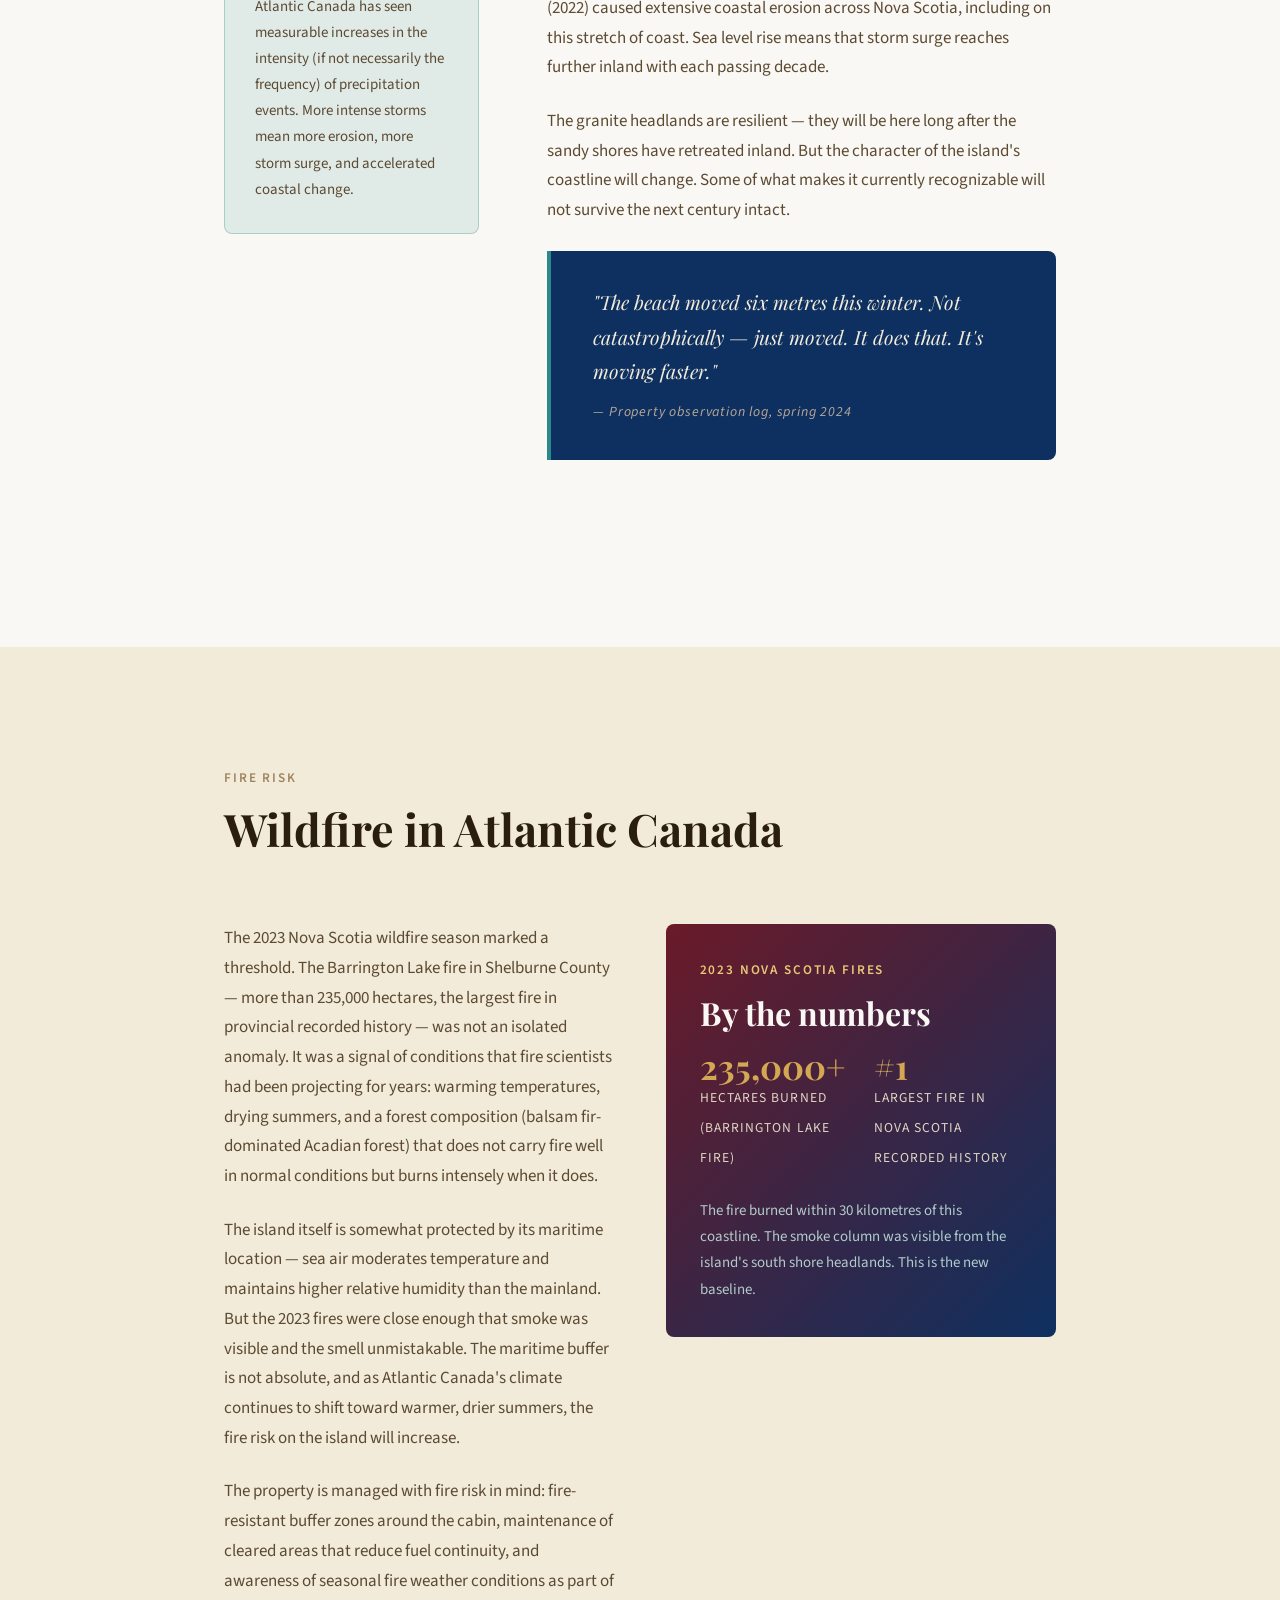
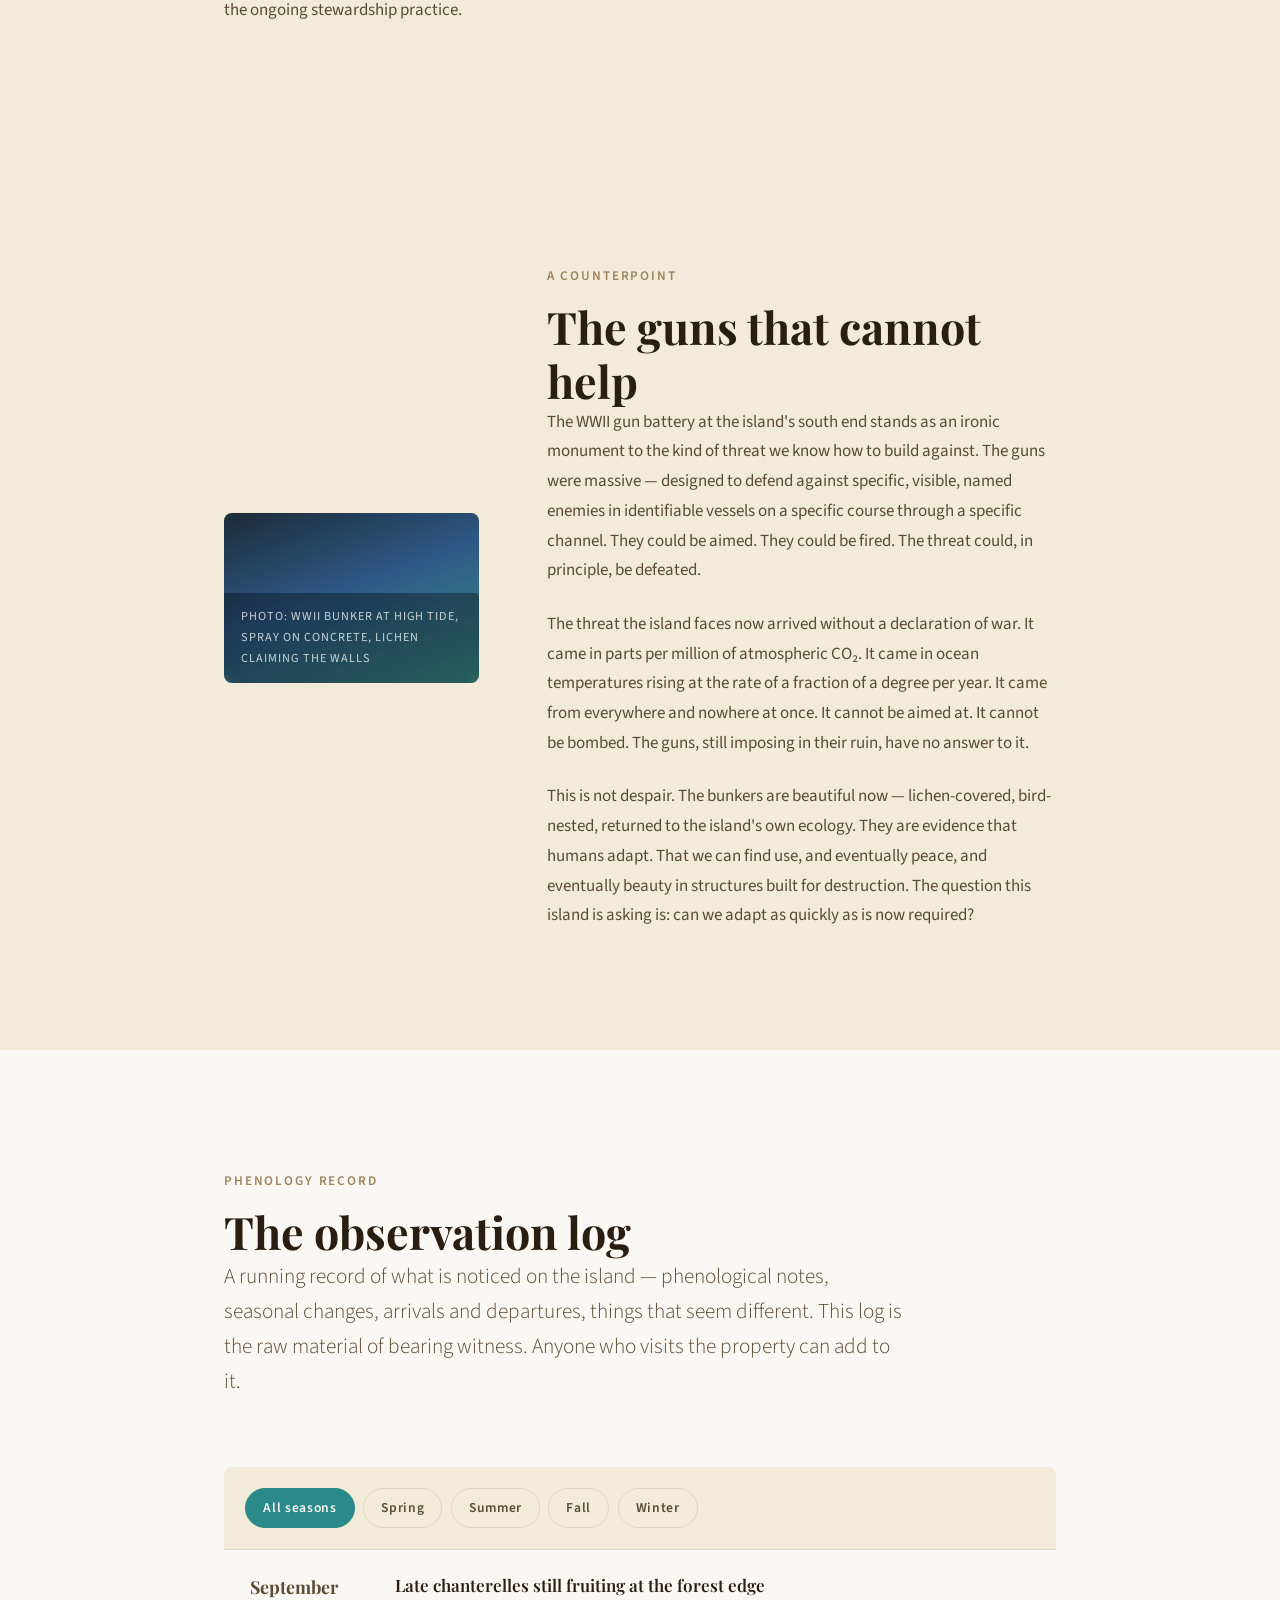
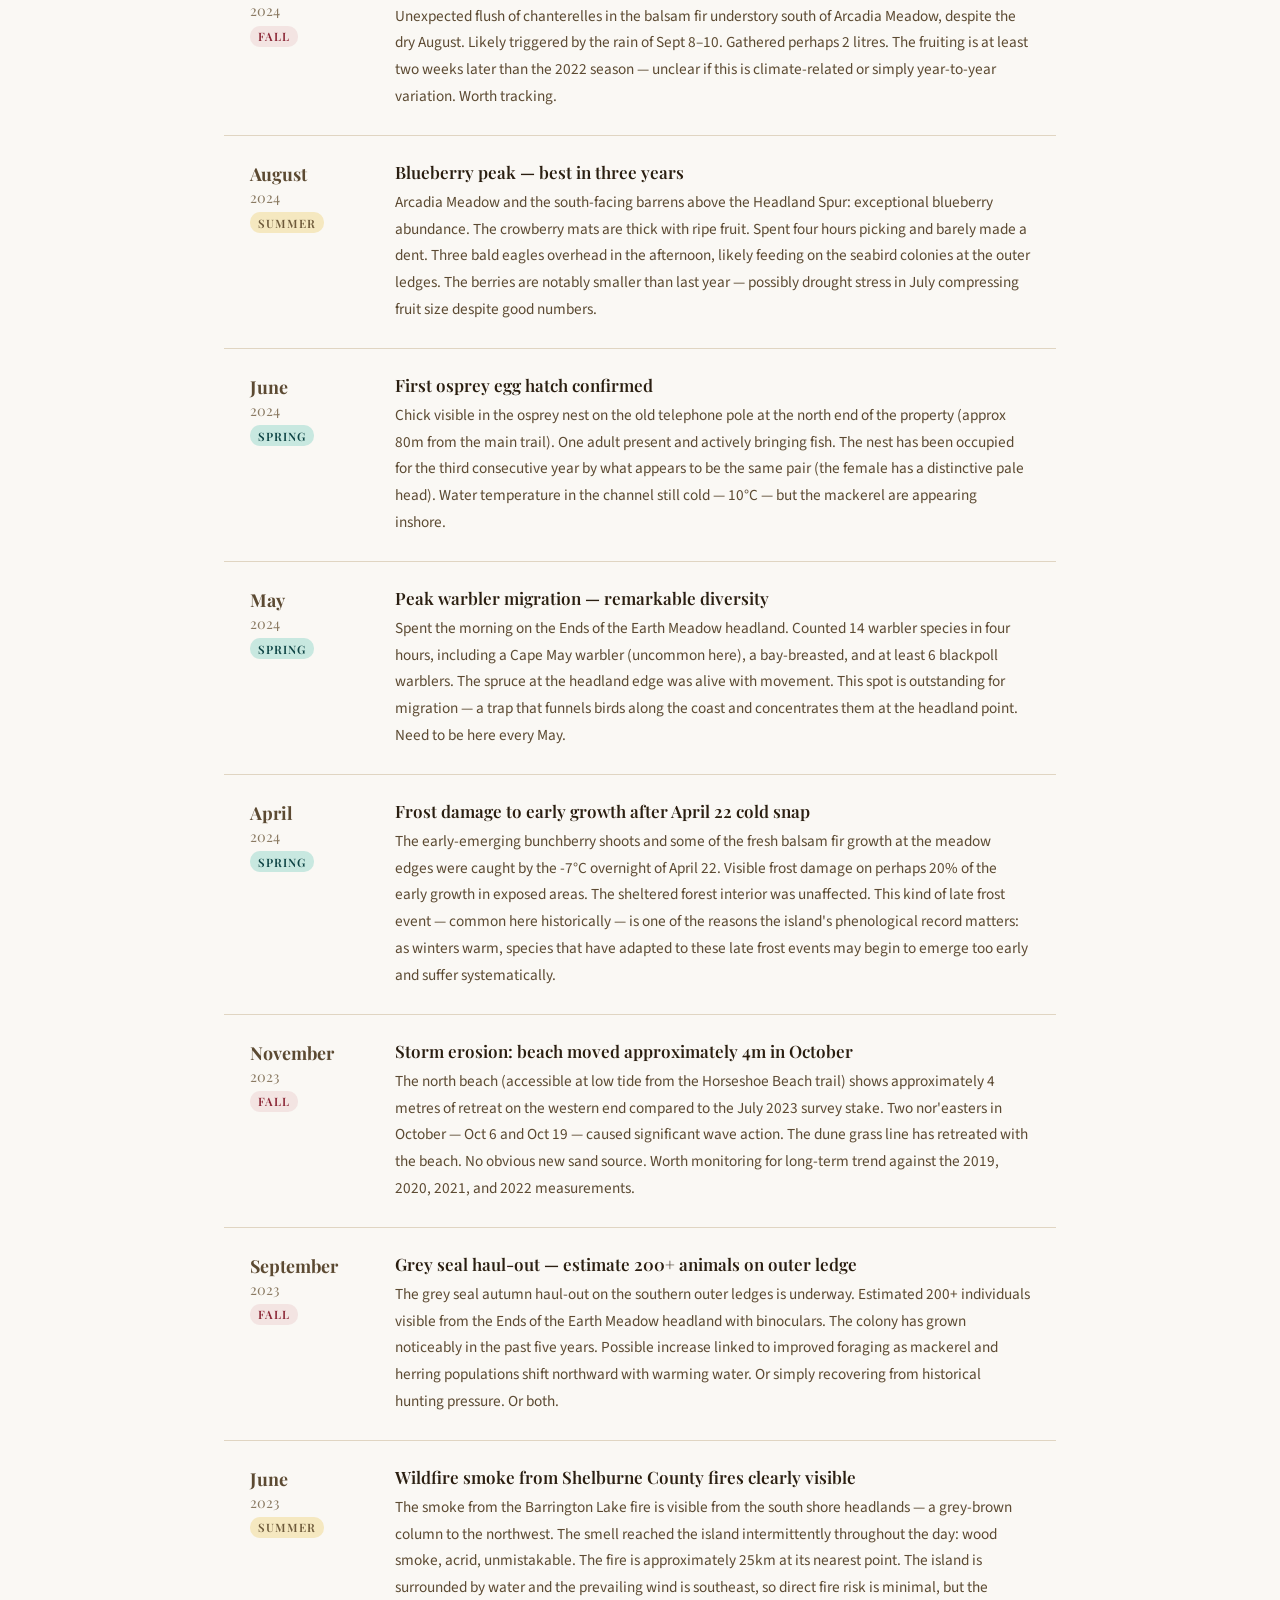
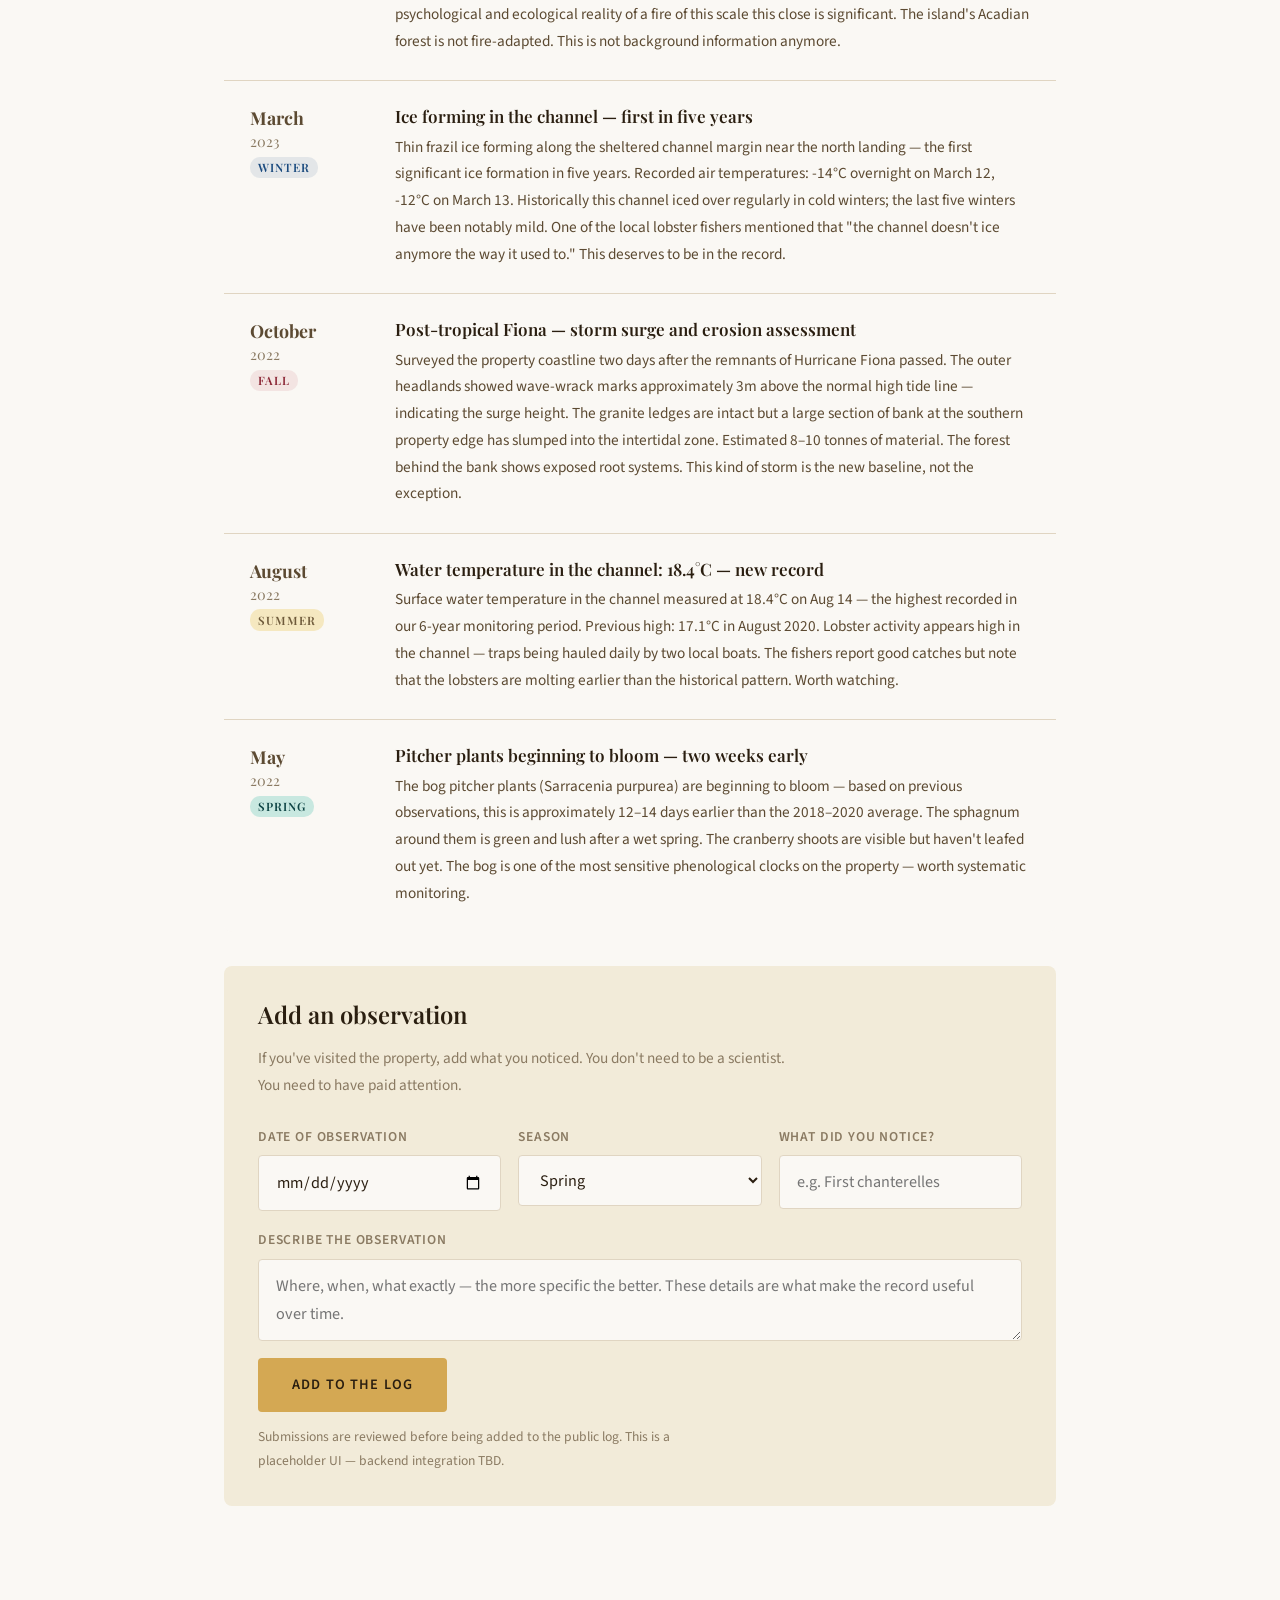
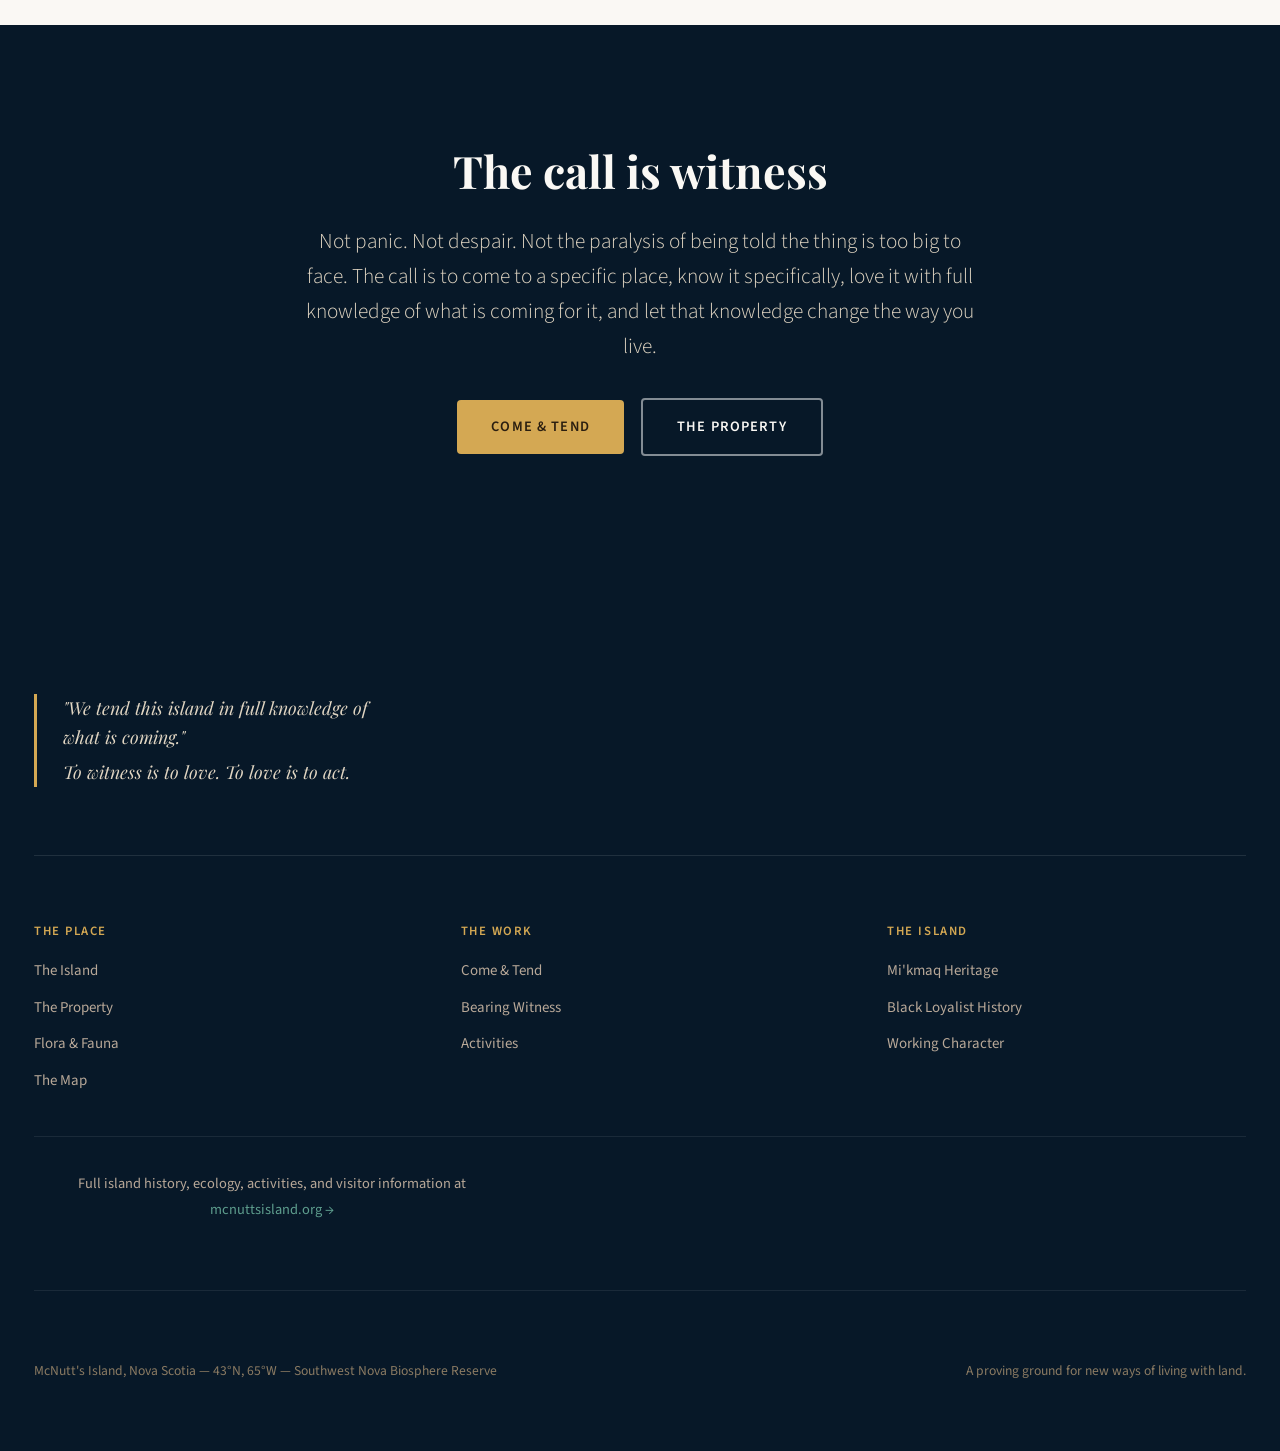
<file: bearing-witness.html>
<!DOCTYPE html>
<html lang="en">
<head>
  <link rel="icon" type="image/x-icon" href="favicon.ico">
  <link rel="icon" type="image/png" sizes="32x32" href="favicon_32.png">
  <link rel="apple-touch-icon" sizes="256x256" href="favicon_256.png">
  <meta name="theme-color" content="#042C53">
  <!-- Google tag (gtag.js) -->
  <script async src="https://www.googletagmanager.com/gtag/js?id=G-XDGM3WSP18"></script>
  <script>
    window.dataLayer = window.dataLayer || [];
    function gtag(){dataLayer.push(arguments);}
    gtag('js', new Date());

    gtag('config', 'G-XDGM3WSP18');
  </script>
  <meta charset="UTF-8">
  <meta name="viewport" content="width=device-width, initial-scale=1.0">
  <meta name="description" content="Climate data for the Adaptation Island property on McNutt's Island — sea level rise projections, ocean acidification, wildfire risk, and an ongoing phenology observation log. Honest, not hopeless.">
  <meta property="og:title" content="Bearing Witness — Adaptation Island">
  <meta property="og:description" content="Sea level rise projections, ocean acidification, wildfire risk — and an ongoing record of what is happening at the Adaptation Island property on McNutt's Island, Nova Scotia.">
  <title>Bearing Witness — Adaptation Island · A Property on McNutt's Island, Nova Scotia</title>
  <link rel="preconnect" href="https://fonts.googleapis.com">
  <link rel="preconnect" href="https://fonts.gstatic.com" crossorigin>
  <link href="https://fonts.googleapis.com/css2?family=Playfair+Display:ital,wght@0,400;0,600;0,700;1,400;1,600&family=Source+Sans+3:ital,wght@0,300;0,400;0,600;1,300&display=swap" rel="stylesheet">
  <link rel="stylesheet" href="css/main.css">
  <style>
    .witness-hero-bg::before {
      background: linear-gradient(150deg, #071828 0%, #0E3060 50%, #1A5C5C 100%);
    }

    /* Sea level section */
    .sea-level-full {
      background: var(--ocean-deep);
      padding: var(--space-xl) 0;
    }

    .sl-scenario-info {
      display: none;
    }

    .sl-scenario-info.active {
      display: block;
      animation: fadeSlide 0.4s ease;
    }

    @keyframes fadeSlide {
      from { opacity: 0; transform: translateY(10px); }
      to   { opacity: 1; transform: translateY(0); }
    }

    /* Acidification */
    .acid-section {
      background: var(--teal-dark);
      color: var(--cream);
      padding: var(--space-xl) 0;
    }

    .acid-section h2, .acid-section h3 { color: var(--cream); }
    .acid-section p { color: var(--seaglass-pale); }

    .ph-timeline {
      display: grid;
      grid-template-columns: repeat(4, 1fr);
      gap: 1rem;
      margin: var(--space-lg) 0;
    }

    .ph-item {
      text-align: center;
      padding: 1.5rem 1rem;
      background: rgba(255,255,255,0.06);
      border-radius: 8px;
      border-top: 3px solid var(--seaglass);
    }

    .ph-item.reference { border-top-color: var(--gold); }
    .ph-item.warning   { border-top-color: var(--cranberry); }

    .ph-value {
      font-family: var(--font-serif);
      font-size: 2.2rem;
      font-weight: 700;
      color: var(--seaglass-light);
      display: block;
      line-height: 1;
      margin-bottom: 0.4rem;
    }

    .ph-item.reference .ph-value { color: var(--gold); }
    .ph-item.warning   .ph-value { color: var(--cranberry); }

    .ph-label {
      font-size: 0.78rem;
      letter-spacing: 0.08em;
      text-transform: uppercase;
      color: var(--stone);
    }

    /* Storms & erosion */
    .storm-section { padding: var(--space-xl) 0; }

    /* WWII irony */
    .bunker-irony {
      background: var(--sand);
      padding: var(--space-xl) 0;
    }

    /* Observation log */
    .obs-section {
      padding: var(--space-xl) 0;
    }

    .add-obs-form {
      background: var(--sand);
      border-radius: 8px;
      padding: 2rem;
      margin-top: 2rem;
    }

    .form-row {
      display: grid;
      grid-template-columns: 1fr 1fr 1fr;
      gap: 1rem;
      margin-bottom: 1rem;
    }

    .form-field {
      display: flex;
      flex-direction: column;
      gap: 0.4rem;
    }

    .form-field label {
      font-size: 0.8rem;
      font-weight: 600;
      letter-spacing: 0.06em;
      text-transform: uppercase;
      color: var(--text-muted);
    }

    .form-field input,
    .form-field select,
    .form-field textarea {
      padding: 0.7rem 1rem;
      border: 1.5px solid var(--stone);
      border-radius: 4px;
      background: var(--cream);
      color: var(--text);
      font-size: 0.95rem;
      transition: border-color var(--dur);
    }

    .form-field input:focus,
    .form-field select:focus,
    .form-field textarea:focus {
      outline: none;
      border-color: var(--teal);
    }

    .form-field textarea { resize: vertical; min-height: 80px; }

    @media (max-width: 900px) {
      .ph-timeline { grid-template-columns: repeat(2, 1fr); }
      .form-row    { grid-template-columns: 1fr; }
    }

    @media (max-width: 600px) {
      .ph-timeline { grid-template-columns: 1fr 1fr; }
    }
  </style>
</head>
<body>

  <div id="nav-placeholder"></div>

  <!-- PAGE HERO -->
  <section class="page-hero" style="min-height:55vh; display:flex; align-items:center;">
    <div class="page-hero-media">
      <div class="photo-ph photo-ph--ocean witness-hero-bg" style="position:absolute;inset:0;height:100%;aspect-ratio:unset;border-radius:0;">
        <span class="photo-ph__label">Photo: High water mark on the granite shore — the line advancing</span>
      </div>
    </div>
    <div class="page-hero-overlay"></div>
    <div style="position:relative;z-index:2; max-width:var(--max-width); margin:0 auto; padding: calc(var(--space-xl) + 2rem) 2rem var(--space-xl);">
      <span class="hero-eyebrow">Climate & Change</span>
      <h1 class="fade-in" style="color:var(--cream); max-width:16ch;">Bearing Witness</h1>
      <p class="lead fade-in fade-in-delay-1" style="color:rgba(242,235,217,0.88); max-width:55ch;">This page is a record of what is happening to this island — made by people who love it, as an act of resistance and care. The call is not panic but witness: come, see, understand, adapt.</p>
    </div>
  </section>

  <!-- INTRO -->
  <section class="section" style="background:var(--ocean-deep);">
    <div class="container--narrow text-center">
      <span class="eyebrow" style="color:var(--gold);">The Stance</span>
      <h2 class="fade-in" style="color:var(--cream);">Honest, not hopeless</h2>
      <p class="lead fade-in fade-in-delay-1" style="color:var(--stone); margin:0 auto 1.5rem;">The island is not going to vanish in our lifetimes. Sea level projections for this coastline show significant change — measurable, consequential — but the island exists in deep time, and its loss, when it comes, will be a long slow grief rather than a catastrophe. That long horizon is not comfort. It is a different kind of urgency: enough time to do something, not enough time to do it slowly.</p>
      <p class="fade-in fade-in-delay-2" style="color:var(--stone); margin:0 auto;">What follows is a synthesis of the best available science, applied to this specific place. It is not alarmism — the projections are grounded in peer-reviewed data. It is not minimization — the changes are real and the trends are clear. It is witness: the practice of looking clearly at what is happening, staying with it long enough to understand it, and making that understanding the basis for action.</p>
    </div>
  </section>

  <!-- SEA LEVEL RISE SLIDER -->
  <section class="sea-level-full" id="sea-level">
    <div class="container--narrow">
      <div class="fade-in" style="margin-bottom:var(--space-lg);">
        <span class="eyebrow" style="color:var(--gold);">Projection</span>
        <h2 style="color:var(--cream);">Sea level rise</h2>
        <p style="color:var(--stone);">The South Shore of Nova Scotia faces a compound challenge: global sea level rise combined with ongoing land subsidence from glacial isostatic adjustment (the land is still rebounding — or not, in this case sinking — from the last glaciation). The projections below use moderate-to-high scenarios from the IPCC Sixth Assessment Report, adjusted for regional Atlantic Canada conditions.</p>
      </div>

      <div class="sea-level-viz fade-in">
        <svg id="sea-level-svg" class="sea-level-svg" viewBox="0 0 800 420" xmlns="http://www.w3.org/2000/svg" aria-label="Sea level rise visualization">
          <defs>
            <linearGradient id="skyGrad" x1="0%" y1="0%" x2="0%" y2="100%">
              <stop offset="0%" stop-color="#071828"/>
              <stop offset="100%" stop-color="#1A3A5C"/>
            </linearGradient>
            <linearGradient id="oceanGrad" x1="0%" y1="0%" x2="0%" y2="100%">
              <stop offset="0%" stop-color="#1A4A7E"/>
              <stop offset="100%" stop-color="#071828"/>
            </linearGradient>
            <linearGradient id="islandGrad" x1="0%" y1="100%" x2="0%" y2="0%">
              <stop offset="0%" stop-color="#3A5A2A"/>
              <stop offset="70%" stop-color="#5A7A3A"/>
              <stop offset="100%" stop-color="#8A9A5A"/>
            </linearGradient>
            <linearGradient id="waterOverlayGrad" x1="0%" y1="0%" x2="0%" y2="100%">
              <stop offset="0%" stop-color="#1A6A9E" stop-opacity="0.7"/>
              <stop offset="100%" stop-color="#071828" stop-opacity="0.9"/>
            </linearGradient>
          </defs>

          <!-- Sky -->
          <rect width="800" height="420" fill="url(#skyGrad)"/>

          <!-- Stars (distant) -->
          <g fill="rgba(255,255,255,0.3)" opacity="0.5">
            <circle cx="50"  cy="30"  r="1"/>
            <circle cx="200" cy="20"  r="1"/>
            <circle cx="350" cy="40"  r="1.5"/>
            <circle cx="500" cy="15"  r="1"/>
            <circle cx="650" cy="35"  r="1"/>
            <circle cx="750" cy="25"  r="1.5"/>
            <circle cx="100" cy="60"  r="1"/>
            <circle cx="420" cy="55"  r="1"/>
            <circle cx="600" cy="60"  r="1"/>
          </g>

          <!-- OCEAN BACKGROUND -->
          <rect x="0" y="300" width="800" height="120" fill="url(#oceanGrad)"/>

          <!-- Ocean waves -->
          <g opacity="0.3" stroke="#4A8AA8" stroke-width="0.8" fill="none">
            <path d="M0,310 Q100,305 200,312 Q300,318 400,310 Q500,304 600,311 Q700,317 800,308"/>
            <path d="M0,330 Q100,325 200,332 Q300,338 400,330 Q500,324 600,331 Q700,337 800,328"/>
            <path d="M0,355 Q100,350 200,357 Q300,363 400,355 Q500,349 600,356 Q700,362 800,353"/>
          </g>

          <!-- ISLAND LANDMASS (profile / cross-section view) -->
          <!-- Main island body — stylized elevation profile -->
          <path id="island-body"
                d="M50,300 Q80,295 120,270 Q160,250 200,230 Q250,210 300,200 Q350,195 380,198 Q420,200 460,210 Q500,220 540,240 Q580,260 620,275 Q660,288 700,295 Q740,298 760,300 L800,300 L800,420 L0,420 Z"
                fill="url(#islandGrad)"/>

          <!-- Lighthouse symbol -->
          <g id="lighthouse-marker">
            <rect x="595" y="250" width="8" height="28" fill="#FAF8F4" stroke="#B8A898" stroke-width="1"/>
            <polygon points="591,250 607,250 599,240" fill="#D4A853"/>
            <line x1="599" y1="238" x2="599" y2="232" stroke="#FAF8F4" stroke-width="1.5"/>
            <text x="599" y="295" text-anchor="middle" font-family="sans-serif" font-size="9" fill="rgba(255,255,255,0.7)">Lighthouse</text>
          </g>

          <!-- Property area marker -->
          <g id="property-marker">
            <rect x="310" y="192" width="60" height="16" rx="3" fill="rgba(212,168,83,0.3)" stroke="#D4A853" stroke-width="1.5"/>
            <text x="340" y="203" text-anchor="middle" font-family="sans-serif" font-size="9" fill="#E8C878">The Property</text>
          </g>

          <!-- Water overlay layers — controlled by JS slider -->
          <!-- Layer 1: Current (no overlay) -->
          <!-- Layer 2: 2050 — ~0.3m rise -->
          <path id="water-2050"
                d="M0,307 Q100,302 200,309 Q300,315 400,307 Q500,301 600,308 Q700,314 800,305 L800,420 L0,420 Z"
                fill="url(#waterOverlayGrad)" opacity="0" id="overlay-2050"/>

          <!-- Layer 3: 2100 — ~1m rise -->
          <path id="water-2100"
                d="M0,290 Q80,285 160,282 Q200,280 240,278 Q280,276 320,275 Q400,273 480,276 Q540,278 600,282 Q660,286 720,290 Q760,292 800,290 L800,420 L0,420 Z"
                fill="url(#waterOverlayGrad)" opacity="0" id="overlay-2100"/>

          <!-- Layer 4: Beyond 2100 — 2m+ rise -->
          <path id="water-beyond"
                d="M0,268 Q60,264 120,262 Q180,260 240,258 Q300,256 360,255 Q420,254 480,256 Q540,258 600,262 Q660,266 720,270 Q760,272 800,270 L800,420 L0,420 Z"
                fill="url(#waterOverlayGrad)" opacity="0" id="overlay-beyond"/>

          <!-- Sea level line markers -->
          <g id="sea-line-2050" opacity="0">
            <line x1="0" y1="305" x2="800" y2="305" stroke="#4ABFBF" stroke-width="1.5" stroke-dasharray="6,3" opacity="0.8"/>
            <text x="10" y="300" font-family="sans-serif" font-size="10" fill="#4ABFBF">+0.3m (2050)</text>
          </g>

          <g id="sea-line-2100" opacity="0">
            <line x1="0" y1="278" x2="800" y2="278" stroke="#E8734A" stroke-width="1.5" stroke-dasharray="6,3" opacity="0.8"/>
            <text x="10" y="273" font-family="sans-serif" font-size="10" fill="#E8734A">+1.0m (2100)</text>
          </g>

          <g id="sea-line-beyond" opacity="0">
            <line x1="0" y1="258" x2="800" y2="258" stroke="#C03048" stroke-width="1.5" stroke-dasharray="6,3" opacity="0.8"/>
            <text x="10" y="253" font-family="sans-serif" font-size="10" fill="#C03048">+2m+ (Beyond)</text>
          </g>

          <!-- Current sea level line -->
          <line x1="0" y1="300" x2="800" y2="300" stroke="rgba(255,255,255,0.3)" stroke-width="1" stroke-dasharray="4,4"/>
          <text x="10" y="316" font-family="sans-serif" font-size="9" fill="rgba(255,255,255,0.5)">Current sea level</text>

          <!-- Label: Island persists -->
          <text id="island-label" x="340" y="240" text-anchor="middle" font-family="Georgia,serif" font-size="11" fill="rgba(255,255,255,0.6)" font-style="italic">Island interior remains above water</text>
        </svg>
      </div>

      <div class="sl-controls fade-in">
        <div class="sl-labels">
          <span class="sl-label active" data-step="0">Now</span>
          <span class="sl-label" data-step="1">2050</span>
          <span class="sl-label" data-step="2">2100</span>
          <span class="sl-label" data-step="3">Beyond</span>
        </div>
        <input type="range" id="sl-slider" class="sl-slider" min="0" max="3" step="1" value="0"
               aria-label="Sea level projection timeline">

        <!-- Scenario information panels -->
        <div class="sl-info">
          <div class="sl-scenario-info active" id="info-0">
            <h4>Current sea level</h4>
            <p>The island's coastline today — beaches, intertidal zones, and low-lying coastal areas defined by the current mean high tide line. The granite ledges and interior uplands are well above current sea level. The beaches and saltmarsh margins are the most dynamic and vulnerable areas.</p>
          </div>
          <div class="sl-scenario-info" id="info-1">
            <h4>2050 projection: +0.3–0.5m (moderate scenario)</h4>
            <p>By 2050, under moderate emissions scenarios, the South Shore could see 0.3 to 0.5 metres of sea level rise. This would accelerate beach erosion, raise storm surge impacts significantly, and begin affecting low-lying coastal vegetation. Horseshoe Beach would narrow noticeably. The island's overall area would be marginally reduced. The lighthouse road may experience periodic inundation during storm surges.</p>
          </div>
          <div class="sl-scenario-info" id="info-2">
            <h4>2100 projection: +0.8–1.5m (moderate–high scenario)</h4>
            <p>By 2100, under moderate to high emissions scenarios, 0.8 to 1.5 metres of sea level rise would significantly alter the island's coastline. Sandy beaches would be substantially reduced or lost. Low-lying interior bogs could become brackish. Coastal meadows at the island's outer edges would be inundated during storm events with increasing frequency. The island's interior uplands and the ~200-acre property would remain above water. This is serious change, not extinction.</p>
          </div>
          <div class="sl-scenario-info" id="info-3">
            <h4>Beyond 2100: 2m+ (high emissions / feedback scenarios)</h4>
            <p>If emissions remain high and feedback loops (ice sheet dynamics, permafrost carbon release) are triggered, projections beyond 2100 become more severe and more uncertain. At 2+ metres, the island would be significantly diminished — its low-lying areas permanently inundated, its shoreline substantially retreated inland, its total area reduced. The high interior of the island and the core of the property might remain. The island would still exist. It would be a different island. This is the long grief: not loss but transformation.</p>
          </div>
        </div>
      </div>

      <div style="margin-top:1.5rem; text-align:center; fade-in">
        <p style="font-size:0.8rem; color:var(--pebble);">Sea level projections based on IPCC AR6 (2021) regional scenarios for Atlantic Canada, incorporating glacial isostatic adjustment (land subsidence) specific to this coastline. Individual year projections carry significant uncertainty; trend direction and order of magnitude are well-established.</p>
      </div>
    </div>
  </section>

  <!-- OCEAN ACIDIFICATION -->
  <section class="acid-section" id="acidification">
    <div class="container--narrow">
      <div class="grid grid--1-2" style="gap:4rem; align-items:start;">
        <div class="fade-in">
          <span class="eyebrow" style="color:var(--gold);">Ocean Chemistry</span>
          <h2>Acidification and the lobster</h2>
          <p>Since the industrial revolution, the world's oceans have absorbed approximately one-third of all CO₂ emitted by human activity. This absorption has been a form of grace — the ocean buffering us from even more dramatic atmospheric change. But it has a cost: as CO₂ dissolves in seawater, it forms carbonic acid, lowering the ocean's pH. What was a slightly alkaline ocean is becoming measurably more acidic.</p>
          <p>For shell-forming organisms — oysters, mussels, sea urchins, and crucially, lobster — this is not an abstract concern. The calcium carbonate that forms their shells is less available at lower pH. Studies have shown measurable reductions in shell thickness in lobster populations in more acidified waters. Lobster larvae are particularly vulnerable.</p>
          <p>The local fishery operates in waters that are currently within tolerable ranges — but trending in one direction only. The fishers who work these waters know something has changed, even if the mechanism is not yet fully explained. The data agrees with them.</p>
        </div>
        <div class="fade-in fade-in-delay-2">
          <div class="ph-timeline">
            <div class="ph-item reference">
              <span class="ph-value">8.18</span>
              <span class="ph-label">Pre-industrial ocean pH</span>
            </div>
            <div class="ph-item">
              <span class="ph-value">8.05</span>
              <span class="ph-label">Current ocean pH (~2024)</span>
            </div>
            <div class="ph-item">
              <span class="ph-value">7.95</span>
              <span class="ph-label">Projected pH by 2050 (high emissions)</span>
            </div>
            <div class="ph-item warning">
              <span class="ph-value">7.75</span>
              <span class="ph-label">Projected pH by 2100 (high emissions)</span>
            </div>
          </div>
          <div class="data-callout" style="background:rgba(255,255,255,0.06); border-color:rgba(94,158,142,0.4);">
            <h4 style="color:var(--gold-light); margin-bottom:0.5rem;">What pH means</h4>
            <p style="font-size:0.88rem; color:var(--stone); margin-bottom:0;">pH is a logarithmic scale. A drop of 0.1 pH units represents a 26% increase in hydrogen ion concentration — a 26% increase in acidity. The 0.13 drop since pre-industrial times represents a faster rate of change than anything in the ocean's record over the past 300 million years, with the possible exception of mass extinction events.</p>
          </div>

          <div class="photo-ph photo-ph--ocean ar-landscape" style="border-radius:8px; margin-top:1.5rem;">
            <span class="photo-ph__label">Photo: Lobster trap being hauled at dawn, Shelburne approaches</span>
          </div>
        </div>
      </div>
    </div>
  </section>

  <!-- STORMS & EROSION -->
  <section class="storm-section" id="storms">
    <div class="container--narrow">
      <div class="grid grid--1-2" style="gap:4rem; align-items:start;">
        <div class="fade-in">
          <div class="photo-ph photo-ph--shore ar-landscape" style="border-radius:8px; margin-bottom:1.5rem;">
            <span class="photo-ph__label">Photo: Storm erosion on the north beach after a December nor'easter</span>
          </div>
          <div class="data-callout" style="margin-top:0;">
            <span class="stat-number" style="font-size:1.6rem; display:block;">+15%</span>
            <h4 style="margin-bottom:0.4rem;">Increase in extreme precipitation events</h4>
            <p style="font-size:0.88rem; color:var(--text-mid); margin-bottom:0;">Atlantic Canada has seen measurable increases in the intensity (if not necessarily the frequency) of precipitation events. More intense storms mean more erosion, more storm surge, and accelerated coastal change.</p>
          </div>
        </div>
        <div class="fade-in fade-in-delay-2">
          <span class="eyebrow">Coastal Dynamics</span>
          <h2>Storms and erosion</h2>
          <p style="color:var(--text-mid);">The island's sandy beaches — including Horseshoe Beach — are among the most dynamic and most vulnerable landscapes on the island. They exist in a constant state of flux: sand moved by seasonal storms, deposited in summer, eroded in winter, replenished from offshore bars. This is natural. What is changing is the intensity of the events that drive this flux.</p>
          <p style="color:var(--text-mid);">Warmer Atlantic Ocean temperatures fuel stronger storms. Post-tropical hurricanes that historically weakened before reaching the South Shore are increasingly arriving with significant force. The remnants of Fiona (2022) caused extensive coastal erosion across Nova Scotia, including on this stretch of coast. Sea level rise means that storm surge reaches further inland with each passing decade.</p>
          <p style="color:var(--text-mid);">The granite headlands are resilient — they will be here long after the sandy shores have retreated inland. But the character of the island's coastline will change. Some of what makes it currently recognizable will not survive the next century intact.</p>

          <div class="witness-quote" style="margin-top:1.5rem;">
            <p>"The beach moved six metres this winter. Not catastrophically — just moved. It does that. It's moving faster."</p>
            <cite>— Property observation log, spring 2024</cite>
          </div>
        </div>
      </div>
    </div>
  </section>

  <!-- WILDFIRE RISK -->
  <section class="section section--sand" id="wildfire">
    <div class="container--narrow">
      <div class="fade-in mb-lg">
        <span class="eyebrow">Fire Risk</span>
        <h2>Wildfire in Atlantic Canada</h2>
      </div>
      <div class="grid grid--2" style="gap:3rem; align-items:start;">
        <div class="fade-in">
          <p style="color:var(--text-mid);">The 2023 Nova Scotia wildfire season marked a threshold. The Barrington Lake fire in Shelburne County — more than 235,000 hectares, the largest fire in provincial recorded history — was not an isolated anomaly. It was a signal of conditions that fire scientists had been projecting for years: warming temperatures, drying summers, and a forest composition (balsam fir-dominated Acadian forest) that does not carry fire well in normal conditions but burns intensely when it does.</p>
          <p style="color:var(--text-mid);">The island itself is somewhat protected by its maritime location — sea air moderates temperature and maintains higher relative humidity than the mainland. But the 2023 fires were close enough that smoke was visible and the smell unmistakable. The maritime buffer is not absolute, and as Atlantic Canada's climate continues to shift toward warmer, drier summers, the fire risk on the island will increase.</p>
          <p style="color:var(--text-mid);">The property is managed with fire risk in mind: fire-resistant buffer zones around the cabin, maintenance of cleared areas that reduce fuel continuity, and awareness of seasonal fire weather conditions as part of the ongoing stewardship practice.</p>
        </div>
        <div class="fade-in fade-in-delay-1">
          <div style="background:linear-gradient(135deg, var(--berry-mid), var(--ocean-mid)); border-radius:8px; padding:2rem; color:var(--cream);">
            <span class="eyebrow" style="color:var(--gold-light);">2023 Nova Scotia Fires</span>
            <h3 style="color:var(--cream); margin-bottom:1rem;">By the numbers</h3>
            <div style="display:grid; grid-template-columns:1fr 1fr; gap:1.5rem; margin-bottom:1.5rem;">
              <div>
                <span style="font-family:var(--font-serif); font-size:2rem; font-weight:700; color:var(--gold); display:block; line-height:1;">235,000+</span>
                <span style="font-size:0.8rem; letter-spacing:0.08em; text-transform:uppercase; color:var(--stone);">Hectares burned (Barrington Lake fire)</span>
              </div>
              <div>
                <span style="font-family:var(--font-serif); font-size:2rem; font-weight:700; color:var(--gold); display:block; line-height:1;">#1</span>
                <span style="font-size:0.8rem; letter-spacing:0.08em; text-transform:uppercase; color:var(--stone);">Largest fire in Nova Scotia recorded history</span>
              </div>
            </div>
            <p style="font-size:0.88rem; color:rgba(200,232,224,0.85); margin-bottom:0;">The fire burned within 30 kilometres of this coastline. The smoke column was visible from the island's south shore headlands. This is the new baseline.</p>
          </div>
        </div>
      </div>
    </div>
  </section>

  <!-- WWII BUNKER IRONY -->
  <section class="bunker-irony" id="bunker-irony">
    <div class="container--narrow">
      <div class="grid grid--1-2" style="gap:4rem; align-items:center;">
        <div class="fade-in">
          <div class="photo-ph photo-ph--ocean ar-landscape" style="border-radius:8px;">
            <span class="photo-ph__label">Photo: WWII bunker at high tide, spray on concrete, lichen claiming the walls</span>
          </div>
        </div>
        <div class="fade-in fade-in-delay-2">
          <span class="eyebrow">A Counterpoint</span>
          <h2>The guns that cannot help</h2>
          <p style="color:var(--text-mid);">The WWII gun battery at the island's south end stands as an ironic monument to the kind of threat we know how to build against. The guns were massive — designed to defend against specific, visible, named enemies in identifiable vessels on a specific course through a specific channel. They could be aimed. They could be fired. The threat could, in principle, be defeated.</p>
          <p style="color:var(--text-mid);">The threat the island faces now arrived without a declaration of war. It came in parts per million of atmospheric CO₂. It came in ocean temperatures rising at the rate of a fraction of a degree per year. It came from everywhere and nowhere at once. It cannot be aimed at. It cannot be bombed. The guns, still imposing in their ruin, have no answer to it.</p>
          <p style="color:var(--text-mid);">This is not despair. The bunkers are beautiful now — lichen-covered, bird-nested, returned to the island's own ecology. They are evidence that humans adapt. That we can find use, and eventually peace, and eventually beauty in structures built for destruction. The question this island is asking is: can we adapt as quickly as is now required?</p>
        </div>
      </div>
    </div>
  </section>

  <!-- OBSERVATION LOG -->
  <section class="obs-section" id="log">
    <div class="container--narrow">
      <div class="fade-in mb-lg">
        <span class="eyebrow">Phenology Record</span>
        <h2>The observation log</h2>
        <p class="lead">A running record of what is noticed on the island — phenological notes, seasonal changes, arrivals and departures, things that seem different. This log is the raw material of bearing witness. Anyone who visits the property can add to it.</p>
      </div>

      <div class="obs-log fade-in">
        <div class="obs-filters">
          <button class="obs-filter-btn active" data-season="all">All seasons</button>
          <button class="obs-filter-btn" data-season="spring">Spring</button>
          <button class="obs-filter-btn" data-season="summer">Summer</button>
          <button class="obs-filter-btn" data-season="fall">Fall</button>
          <button class="obs-filter-btn" data-season="winter">Winter</button>
        </div>
        <div class="obs-entries" id="obs-entries">
          <!-- Entries injected by JS -->
        </div>
      </div>

      <!-- Add observation form -->
      <div class="add-obs-form fade-in">
        <h4 style="margin-bottom:1rem;">Add an observation</h4>
        <p style="color:var(--text-muted); font-size:0.9rem; margin-bottom:1.5rem;">If you've visited the property, add what you noticed. You don't need to be a scientist. You need to have paid attention.</p>
        <form id="obs-form">
          <div class="form-row">
            <div class="form-field">
              <label for="obs-date">Date of observation</label>
              <input type="date" id="obs-date" name="obs-date" required>
            </div>
            <div class="form-field">
              <label for="obs-season">Season</label>
              <select id="obs-season" name="obs-season">
                <option value="spring">Spring</option>
                <option value="summer">Summer</option>
                <option value="fall">Fall</option>
                <option value="winter">Winter</option>
              </select>
            </div>
            <div class="form-field">
              <label for="obs-title">What did you notice?</label>
              <input type="text" id="obs-title" name="obs-title" placeholder="e.g. First chanterelles" required>
            </div>
          </div>
          <div class="form-field" style="margin-bottom:1rem;">
            <label for="obs-body">Describe the observation</label>
            <textarea id="obs-body" name="obs-body" placeholder="Where, when, what exactly — the more specific the better. These details are what make the record useful over time." required></textarea>
          </div>
          <button type="submit" class="btn btn--primary">Add to the log</button>
          <p style="font-size:0.8rem; color:var(--text-muted); margin-top:0.75rem; margin-bottom:0;">Submissions are reviewed before being added to the public log. This is a placeholder UI — backend integration TBD.</p>
        </form>
      </div>
    </div>
  </section>

  <!-- CLOSING -->
  <section class="section" style="background:var(--ocean-deep); text-align:center;">
    <div class="container--narrow">
      <h2 class="fade-in" style="color:var(--cream); margin-bottom:1.5rem;">The call is witness</h2>
      <p class="lead fade-in fade-in-delay-1" style="color:var(--stone); margin:0 auto 2rem;">Not panic. Not despair. Not the paralysis of being told the thing is too big to face. The call is to come to a specific place, know it specifically, love it with full knowledge of what is coming for it, and let that knowledge change the way you live.</p>
      <div class="btn-group fade-in fade-in-delay-2" style="justify-content:center;">
        <a href="come-tend.html" class="btn btn--primary">Come & Tend</a>
        <a href="the-property.html" class="btn btn--ghost">The Property</a>
      </div>
    </div>
  </section>

  <div id="footer-placeholder"></div>
  <script src="js/main.js"></script>
  <script src="js/sea-level.js"></script>
  <script src="js/observations.js"></script>
</body>
</html>
</file>
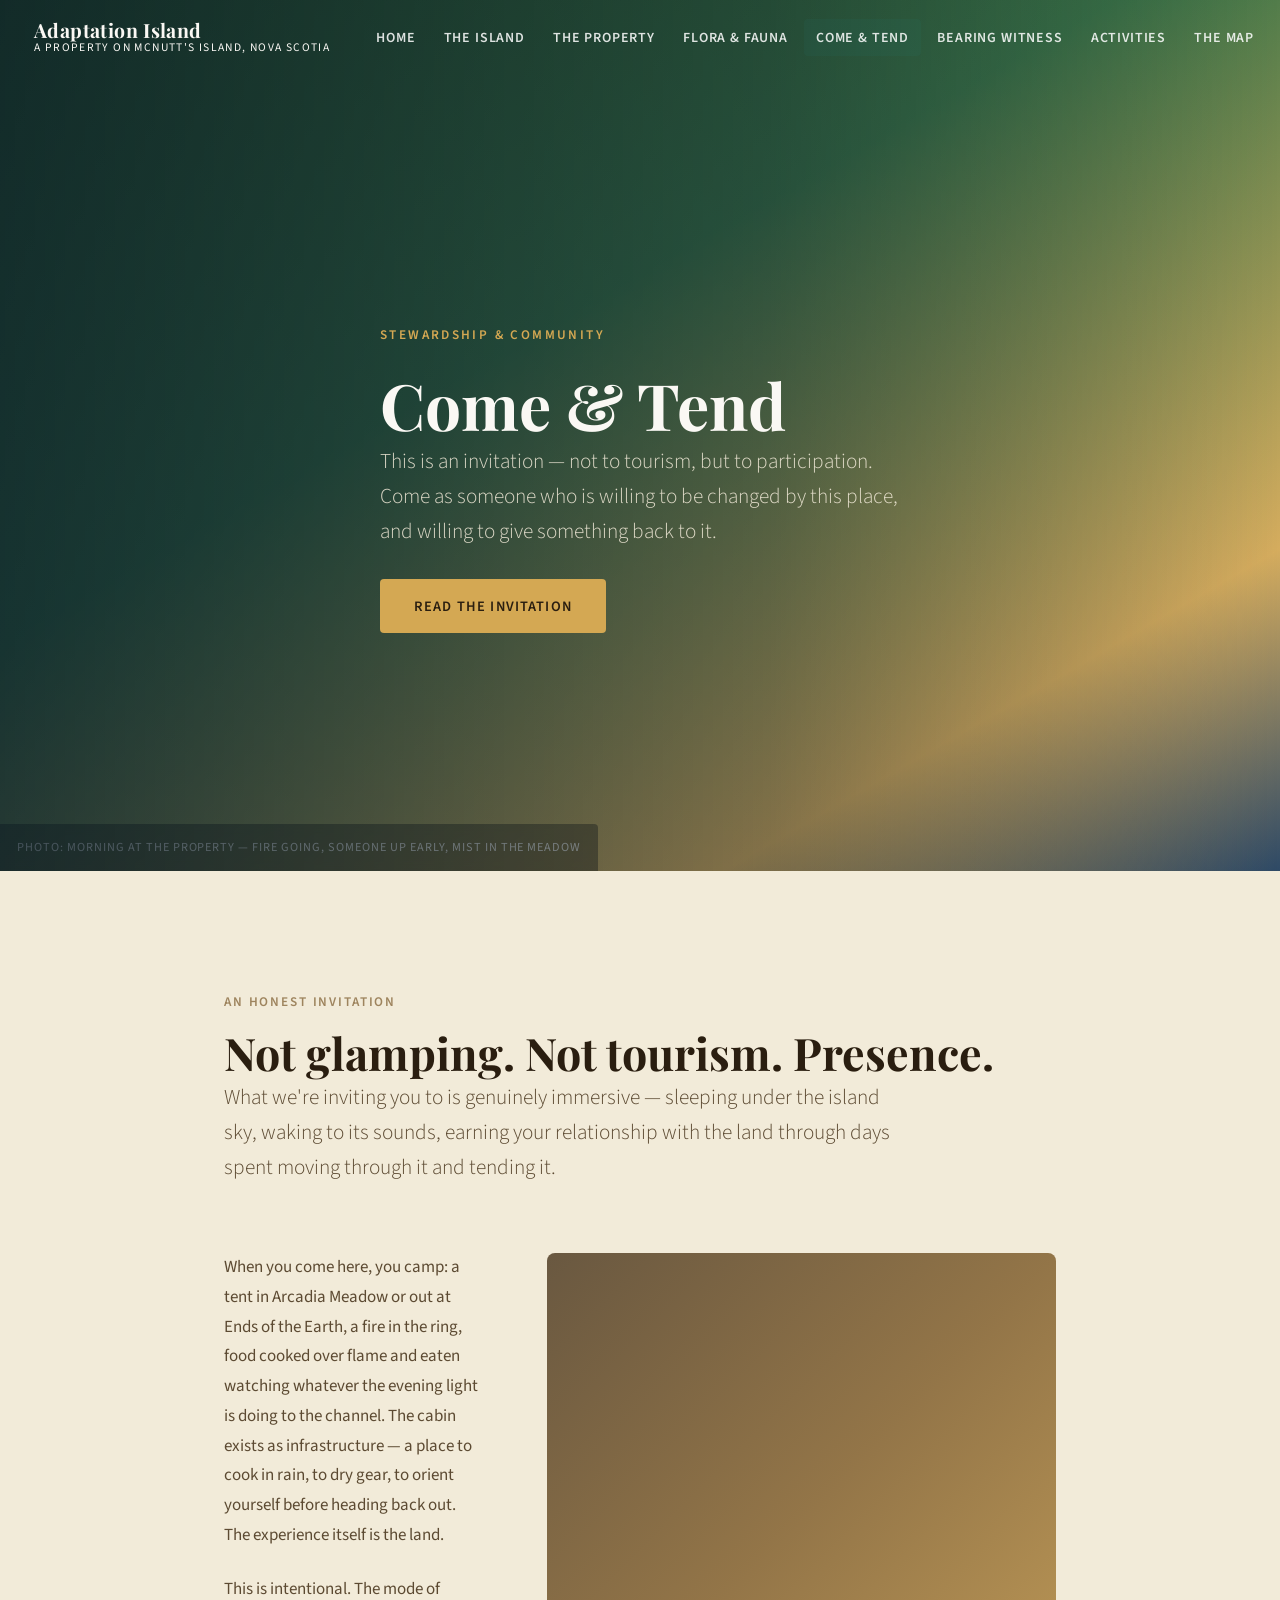
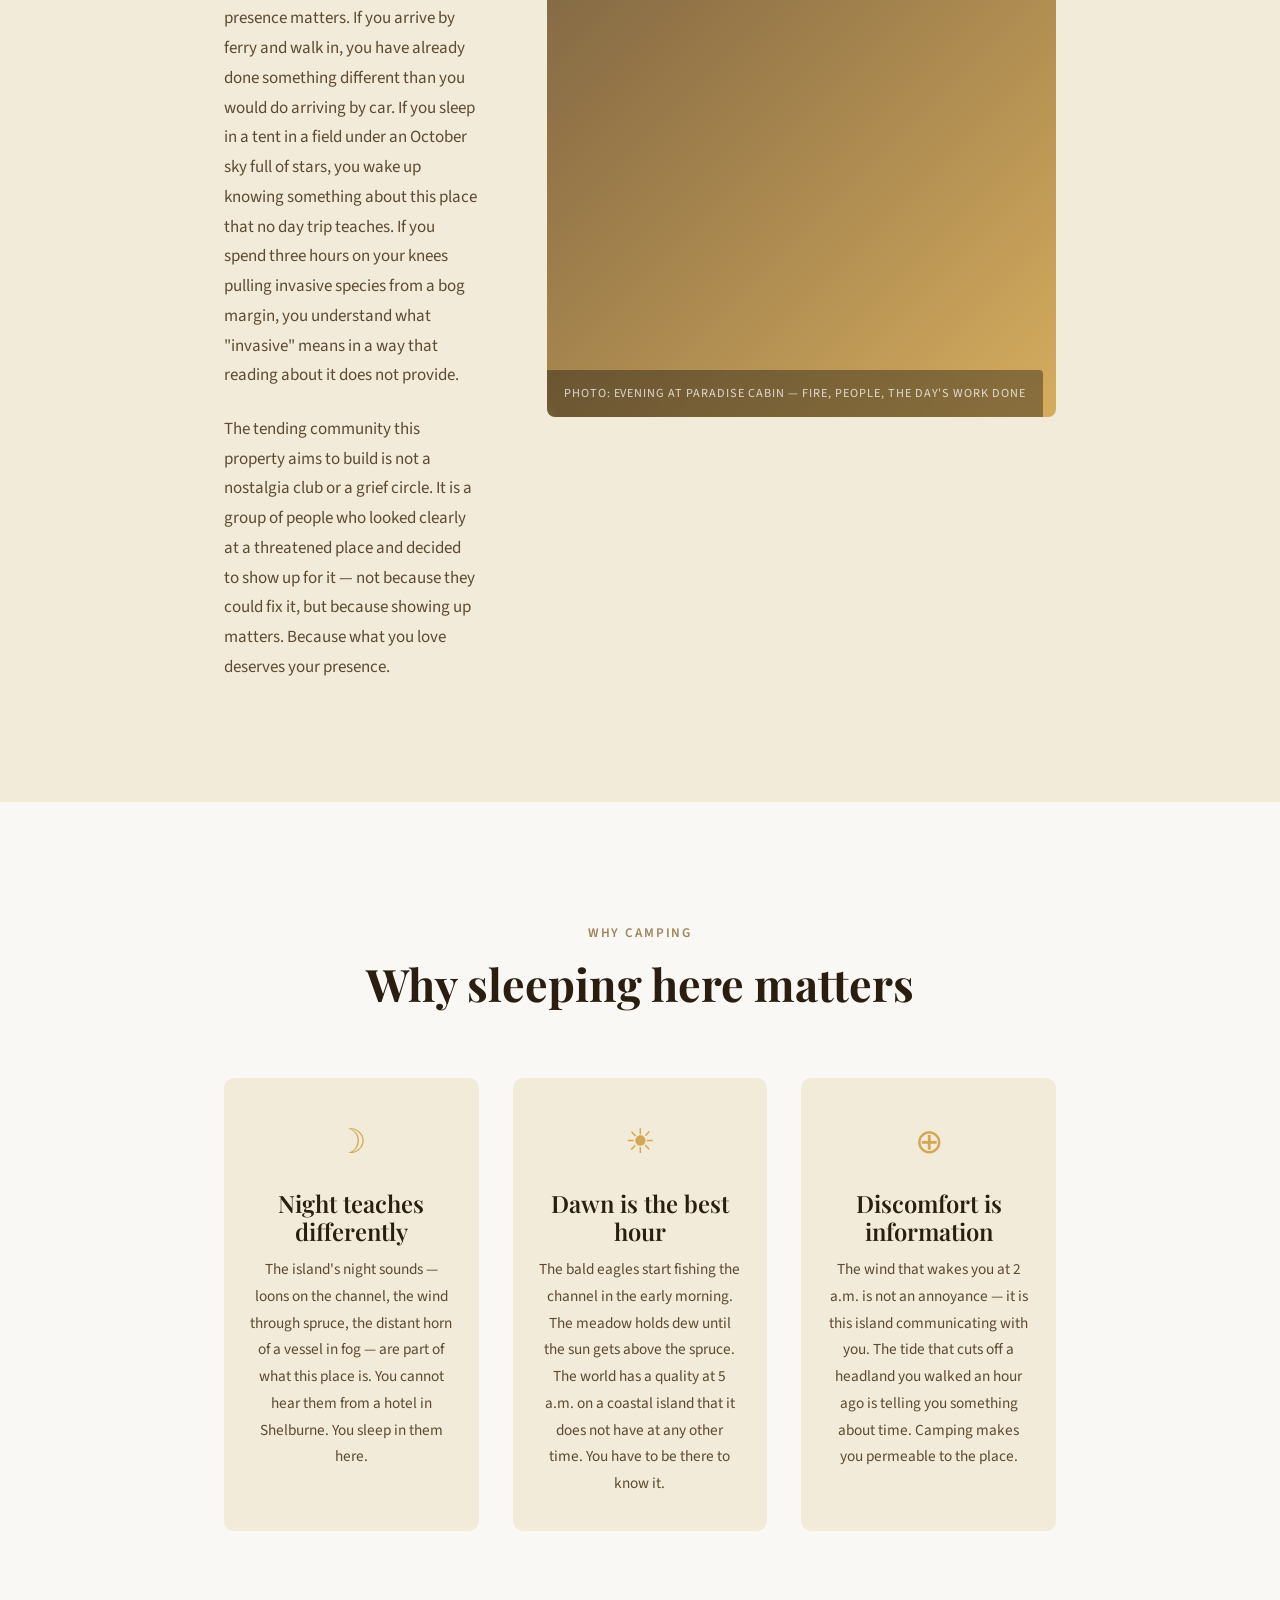
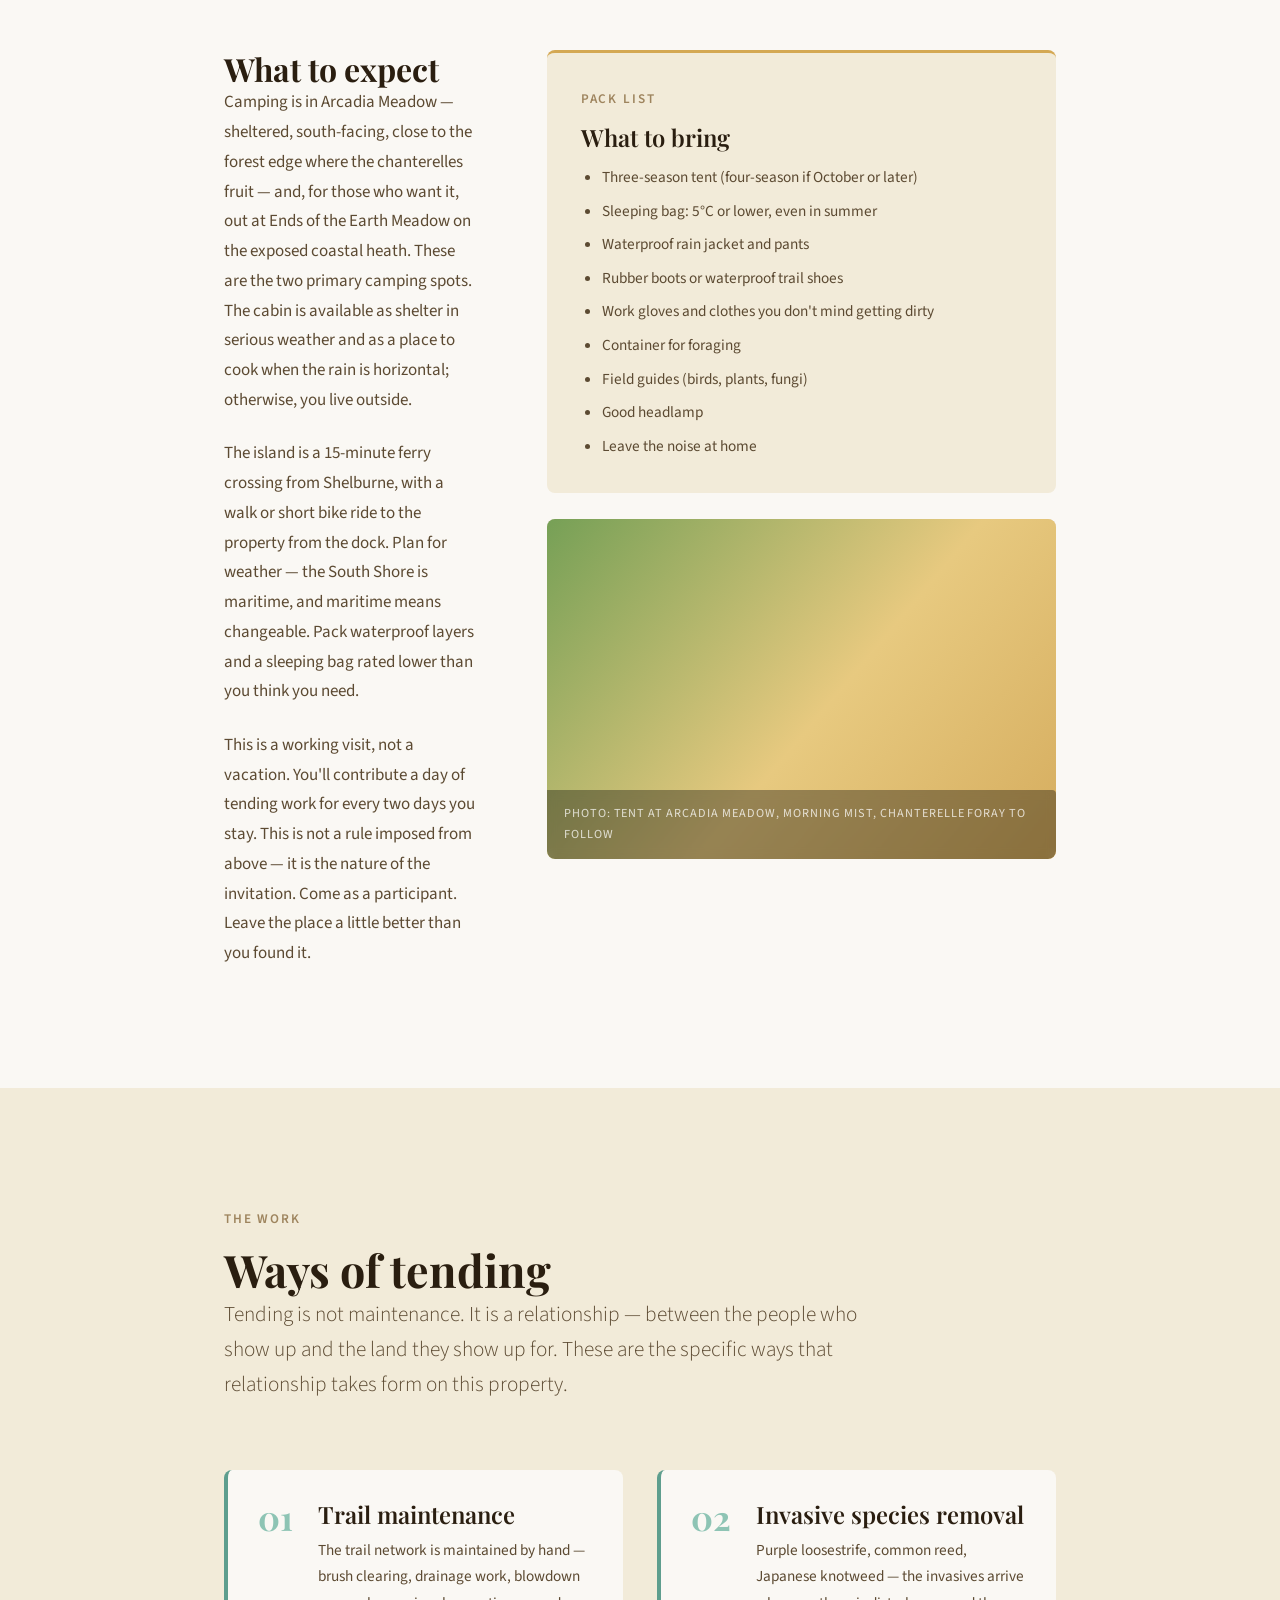
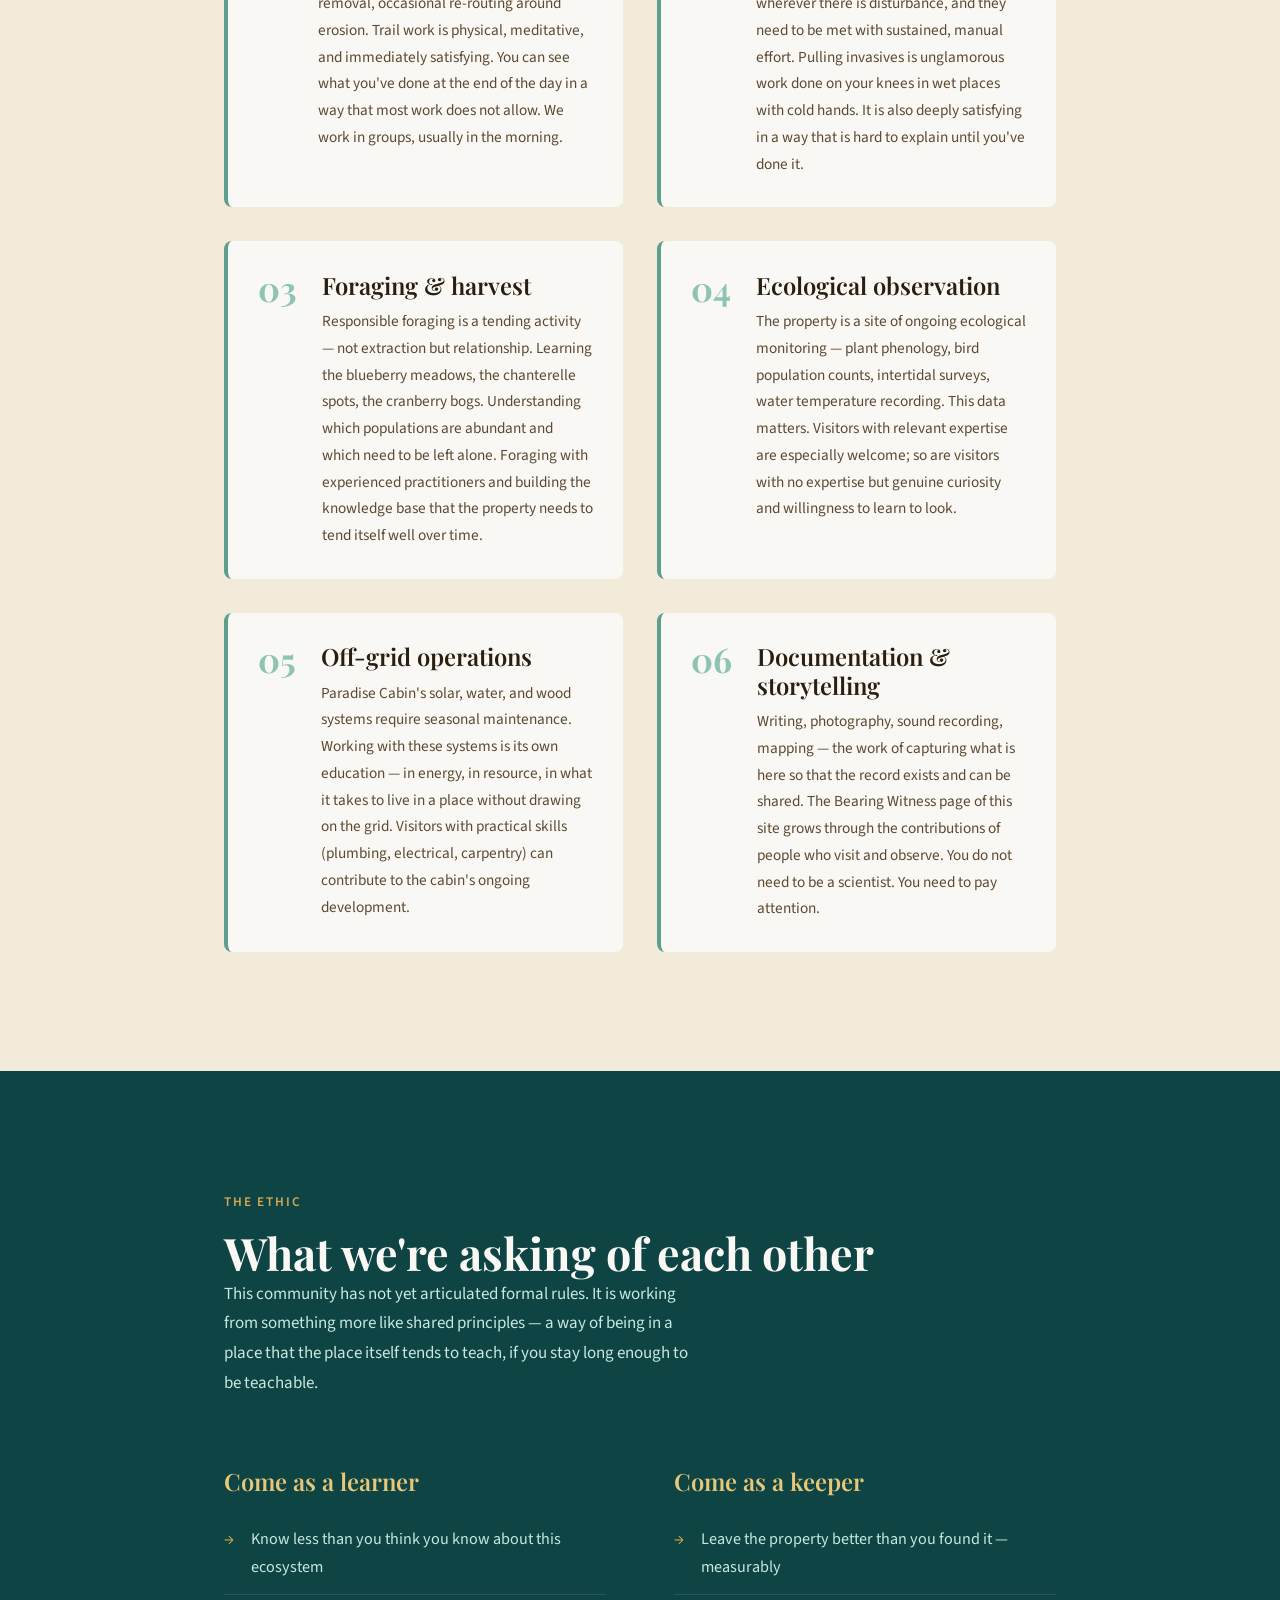
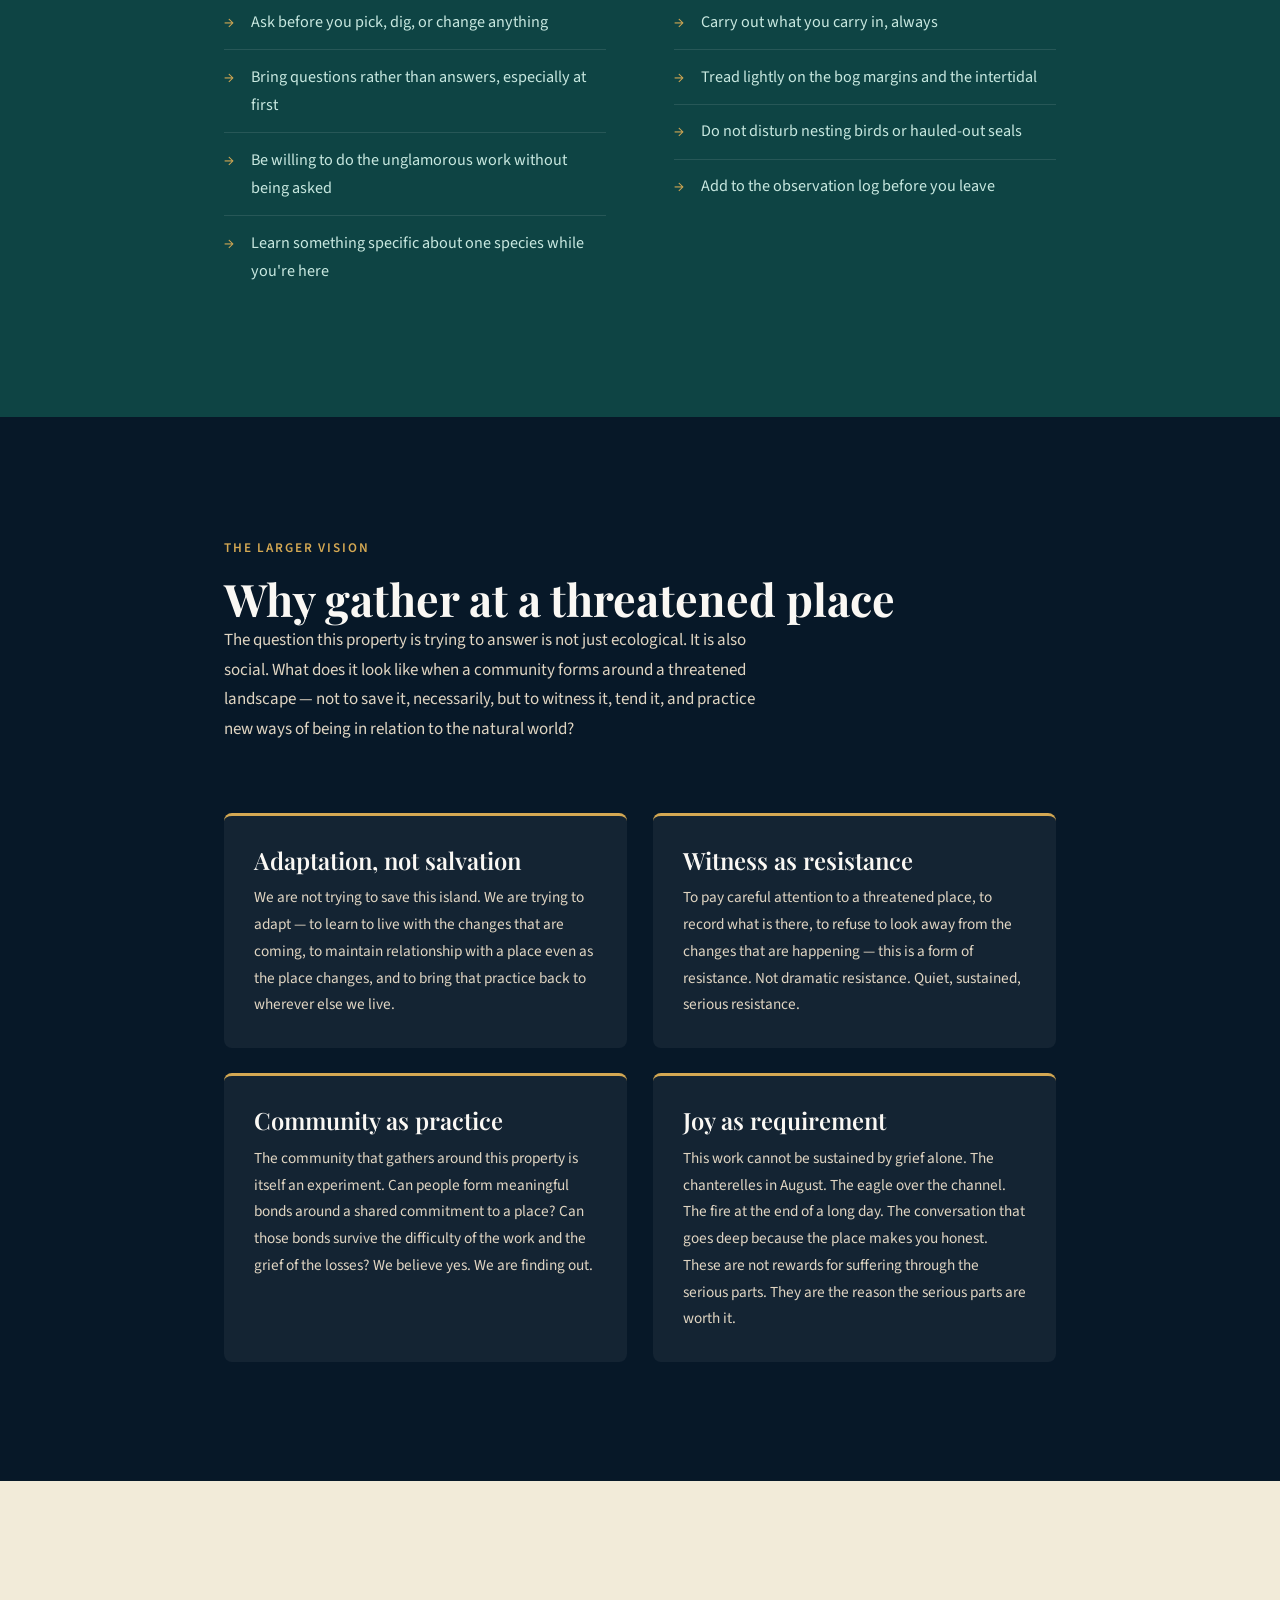
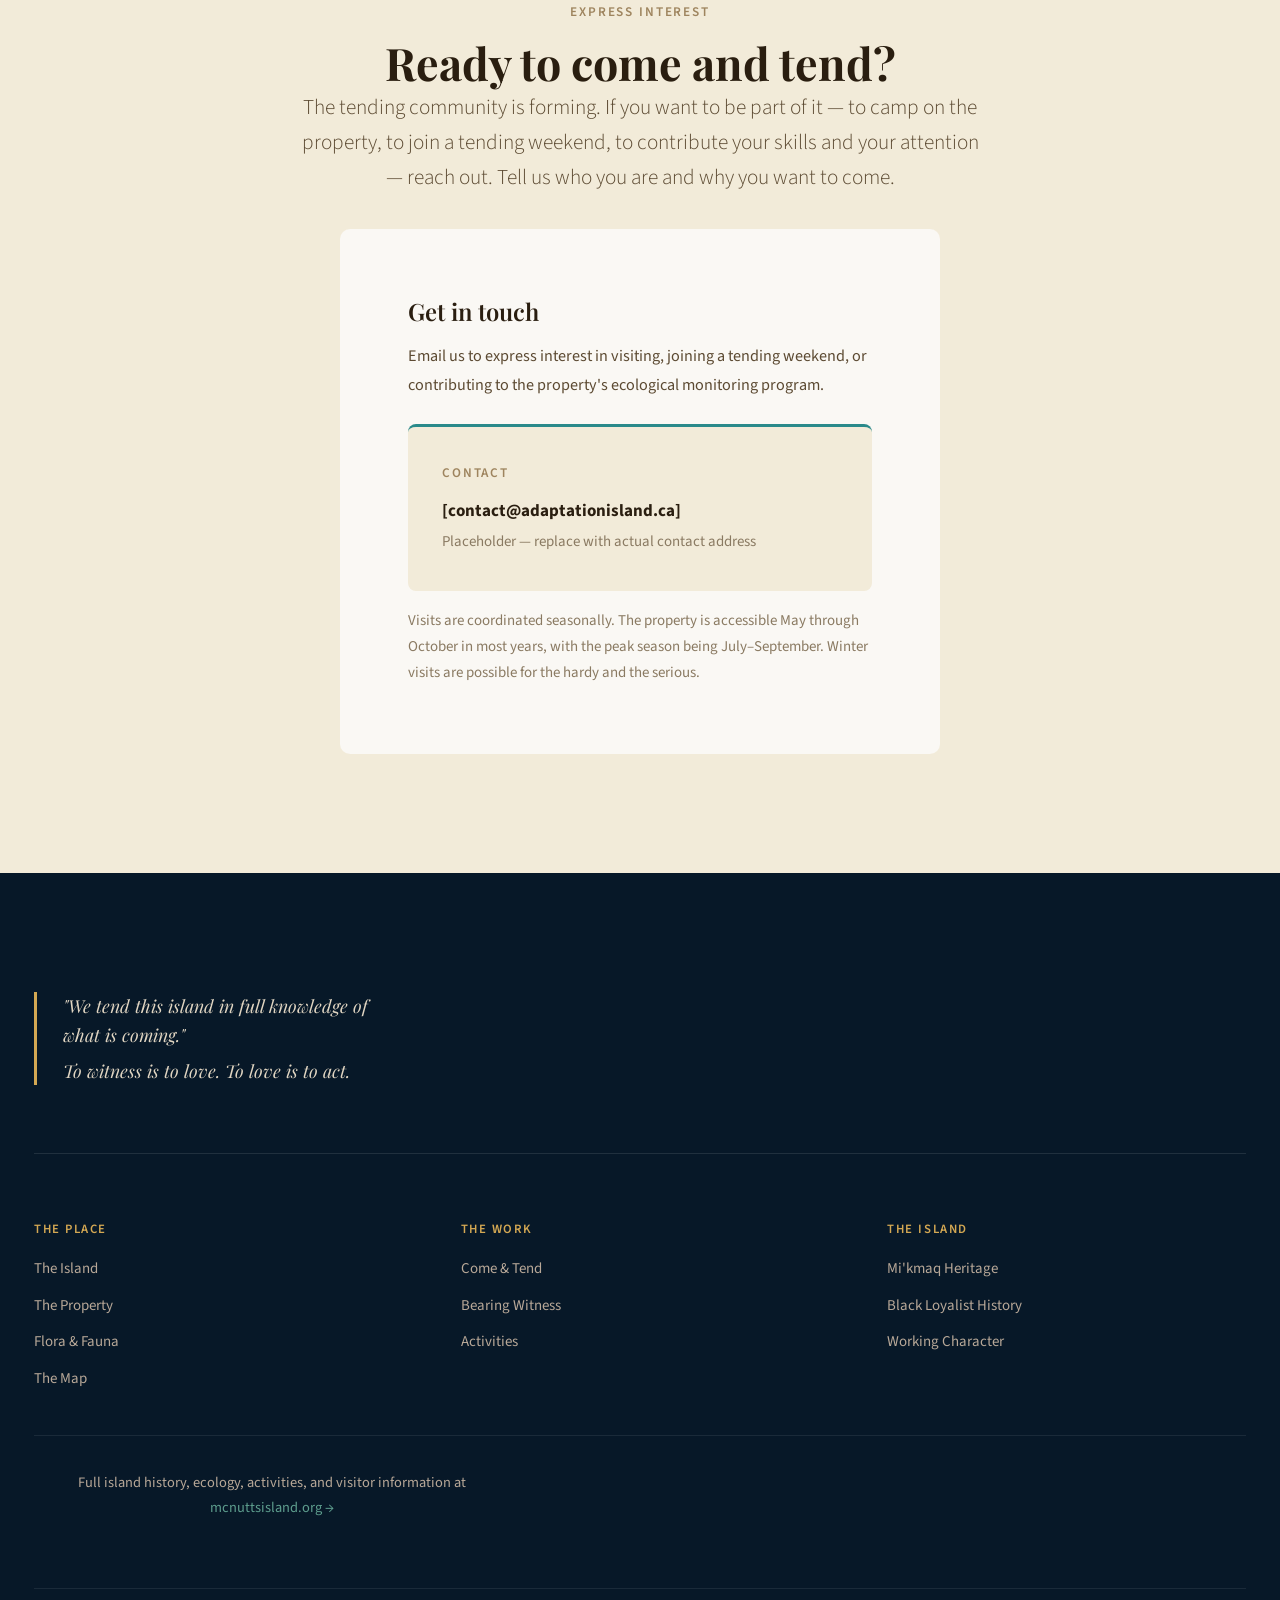
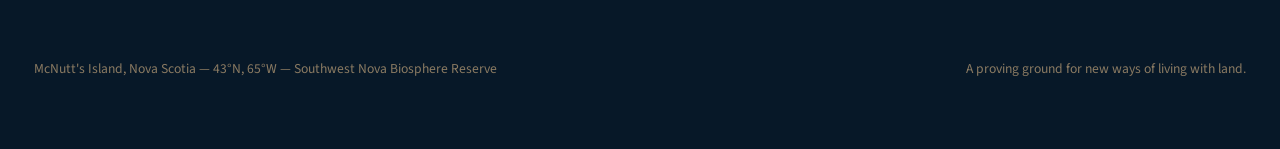
<file: come-tend.html>
<!DOCTYPE html>
<html lang="en">
<head>
  <link rel="icon" type="image/x-icon" href="favicon.ico">
  <link rel="icon" type="image/png" sizes="32x32" href="favicon_32.png">
  <link rel="apple-touch-icon" sizes="256x256" href="favicon_256.png">
  <meta name="theme-color" content="#042C53">
  <!-- Google tag (gtag.js) -->
  <script async src="https://www.googletagmanager.com/gtag/js?id=G-XDGM3WSP18"></script>
  <script>
    window.dataLayer = window.dataLayer || [];
    function gtag(){dataLayer.push(arguments);}
    gtag('js', new Date());

    gtag('config', 'G-XDGM3WSP18');
  </script>
  <meta charset="UTF-8">
  <meta name="viewport" content="width=device-width, initial-scale=1.0">
  <meta name="description" content="Camp on the Adaptation Island property on McNutt's Island, Nova Scotia. Join the tending community — come as a participant, not a tourist. Stewardship, foraging, trail work, ecological observation.">
  <meta property="og:title" content="Come &amp; Tend — Adaptation Island">
  <meta property="og:description" content="Camp on the property. Join the tending community. Come as a participant, not a tourist — stewardship, foraging, trail work, and bearing witness on McNutt's Island, Nova Scotia.">
  <title>Come &amp; Tend — Adaptation Island · A Property on McNutt's Island, Nova Scotia</title>
  <link rel="preconnect" href="https://fonts.googleapis.com">
  <link rel="preconnect" href="https://fonts.gstatic.com" crossorigin>
  <link href="https://fonts.googleapis.com/css2?family=Playfair+Display:ital,wght@0,400;0,600;0,700;1,400;1,600&family=Source+Sans+3:ital,wght@0,300;0,400;0,600;1,300&display=swap" rel="stylesheet">
  <link rel="stylesheet" href="css/main.css">
  <style>
    .tend-hero-bg::before {
      background: linear-gradient(150deg, #1A4A1A 0%, #2A6A3A 40%, #D4A853 80%, #1A3A5C 100%);
    }

    /* Camping section */
    .camping-why {
      display: grid;
      grid-template-columns: repeat(3, 1fr);
      gap: 2rem;
      margin-top: var(--space-lg);
    }

    .why-item {
      text-align: center;
      padding: 2rem 1.5rem;
      background: var(--sand);
      border-radius: 10px;
    }

    .why-icon {
      font-size: 2rem;
      margin-bottom: 1rem;
      display: block;
      color: var(--gold);
      font-family: serif;
    }

    .why-item h4 { margin-bottom: 0.6rem; }
    .why-item p  { font-size: 0.9rem; color: var(--text-mid); margin-bottom: 0; }

    /* Tending activities */
    .tending-grid {
      display: grid;
      grid-template-columns: repeat(2, 1fr);
      gap: 2rem;
      margin-top: var(--space-lg);
    }

    .tending-activity {
      display: grid;
      grid-template-columns: auto 1fr;
      gap: 1.5rem;
      align-items: start;
      padding: 1.75rem;
      background: var(--cream);
      border-radius: 8px;
      border-left: 4px solid var(--seaglass);
    }

    .tend-number {
      font-family: var(--font-serif);
      font-size: 2rem;
      font-weight: 700;
      color: var(--seaglass-light);
      line-height: 1;
    }

    .tending-activity h4 { margin-bottom: 0.5rem; }
    .tending-activity p  { font-size: 0.9rem; color: var(--text-mid); margin-bottom: 0; }

    /* The ask section */
    .the-ask {
      background: var(--teal-dark);
      color: var(--cream);
      padding: var(--space-xl) 0;
    }

    .ask-columns {
      display: grid;
      grid-template-columns: 1fr 1fr;
      gap: 4rem;
      margin-top: var(--space-lg);
    }

    .ask-list {
      padding: 0;
    }

    .ask-list li {
      padding: 0.75rem 0;
      border-bottom: 1px solid rgba(255,255,255,0.1);
      font-size: 0.95rem;
      color: var(--seaglass-pale);
      display: flex;
      gap: 1rem;
      align-items: baseline;
    }

    .ask-list li::before {
      content: '→';
      color: var(--gold);
      flex-shrink: 0;
    }

    .ask-list li:last-child { border-bottom: none; }

    /* Community vision */
    .community-section {
      background: var(--ocean-deep);
      padding: var(--space-xl) 0;
    }

    .ethics-grid {
      display: grid;
      grid-template-columns: repeat(2, 1fr);
      gap: 1.5rem;
      margin-top: var(--space-lg);
    }

    .ethic-card {
      background: rgba(255,255,255,0.05);
      border-radius: 8px;
      padding: 1.75rem;
      border-top: 3px solid var(--gold);
    }

    .ethic-card h4 { color: var(--cream); margin-bottom: 0.6rem; }
    .ethic-card p  { color: var(--stone); font-size: 0.9rem; margin-bottom: 0; }

    /* Contact / gather section */
    .gather-section {
      background: var(--sand);
      padding: var(--space-xl) 0;
    }

    @media (max-width: 900px) {
      .camping-why  { grid-template-columns: 1fr; }
      .tending-grid { grid-template-columns: 1fr; }
      .ask-columns  { grid-template-columns: 1fr; gap: 2rem; }
      .ethics-grid  { grid-template-columns: 1fr; }
    }
  </style>
</head>
<body>

  <div id="nav-placeholder"></div>

  <!-- PAGE HERO -->
  <section class="page-hero" style="min-height:60vh; display:flex; align-items:center;">
    <div class="page-hero-media">
      <div class="photo-ph photo-ph--meadow tend-hero-bg" style="position:absolute;inset:0;height:100%;aspect-ratio:unset;border-radius:0;">
        <span class="photo-ph__label">Photo: Morning at the property — fire going, someone up early, mist in the meadow</span>
      </div>
    </div>
    <div class="page-hero-overlay"></div>
    <div style="position:relative;z-index:2; max-width:var(--max-width); margin:0 auto; padding: calc(var(--space-xl) + 2rem) 2rem var(--space-xl);">
      <span class="hero-eyebrow">Stewardship & Community</span>
      <h1 class="fade-in" style="color:var(--cream);">Come & Tend</h1>
      <p class="lead fade-in fade-in-delay-1" style="color:rgba(242,235,217,0.88); max-width:52ch;">This is an invitation — not to tourism, but to participation. Come as someone who is willing to be changed by this place, and willing to give something back to it.</p>
      <a href="#the-invitation" class="btn btn--primary fade-in fade-in-delay-2">Read the invitation</a>
    </div>
  </section>

  <!-- INVITATION -->
  <section class="section section--sand" id="the-invitation">
    <div class="container--narrow">
      <div class="fade-in">
        <span class="eyebrow">An Honest Invitation</span>
        <h2>Not glamping. Not tourism. Presence.</h2>
        <p class="lead">What we're inviting you to is genuinely immersive — sleeping under the island sky, waking to its sounds, earning your relationship with the land through days spent moving through it and tending it.</p>
      </div>
      <div class="grid grid--1-2" style="gap:4rem; align-items:start; margin-top:var(--space-lg);">
        <div class="fade-in">
          <p style="color:var(--text-mid);">When you come here, you camp: a tent in Arcadia Meadow or out at Ends of the Earth, a fire in the ring, food cooked over flame and eaten watching whatever the evening light is doing to the channel. The cabin exists as infrastructure — a place to cook in rain, to dry gear, to orient yourself before heading back out. The experience itself is the land.</p>
          <p style="color:var(--text-mid);">This is intentional. The mode of presence matters. If you arrive by ferry and walk in, you have already done something different than you would do arriving by car. If you sleep in a tent in a field under an October sky full of stars, you wake up knowing something about this place that no day trip teaches. If you spend three hours on your knees pulling invasive species from a bog margin, you understand what "invasive" means in a way that reading about it does not provide.</p>
          <p style="color:var(--text-mid);">The tending community this property aims to build is not a nostalgia club or a grief circle. It is a group of people who looked clearly at a threatened place and decided to show up for it — not because they could fix it, but because showing up matters. Because what you love deserves your presence.</p>
        </div>
        <div class="fade-in fade-in-delay-2">
          <div class="photo-ph photo-ph--cabin ar-portrait" style="border-radius:8px; margin-bottom:1.5rem;">
            <span class="photo-ph__label">Photo: Evening at Paradise Cabin — fire, people, the day's work done</span>
          </div>
        </div>
      </div>
    </div>
  </section>

  <!-- WHY CAMPING -->
  <section class="section">
    <div class="container--narrow">
      <div class="fade-in text-center mb-lg">
        <span class="eyebrow">Why Camping</span>
        <h2>Why sleeping here matters</h2>
      </div>
      <div class="camping-why">
        <div class="why-item fade-in">
          <span class="why-icon">☽</span>
          <h4>Night teaches differently</h4>
          <p>The island's night sounds — loons on the channel, the wind through spruce, the distant horn of a vessel in fog — are part of what this place is. You cannot hear them from a hotel in Shelburne. You sleep in them here.</p>
        </div>
        <div class="why-item fade-in fade-in-delay-1">
          <span class="why-icon">☀</span>
          <h4>Dawn is the best hour</h4>
          <p>The bald eagles start fishing the channel in the early morning. The meadow holds dew until the sun gets above the spruce. The world has a quality at 5 a.m. on a coastal island that it does not have at any other time. You have to be there to know it.</p>
        </div>
        <div class="why-item fade-in fade-in-delay-2">
          <span class="why-icon">⊕</span>
          <h4>Discomfort is information</h4>
          <p>The wind that wakes you at 2 a.m. is not an annoyance — it is this island communicating with you. The tide that cuts off a headland you walked an hour ago is telling you something about time. Camping makes you permeable to the place.</p>
        </div>
      </div>

      <!-- Camping specifics -->
      <div class="grid grid--1-2" style="gap:4rem; align-items:start; margin-top:var(--space-xl);">
        <div class="fade-in">
          <h3>What to expect</h3>
          <p style="color:var(--text-mid);">Camping is in Arcadia Meadow — sheltered, south-facing, close to the forest edge where the chanterelles fruit — and, for those who want it, out at Ends of the Earth Meadow on the exposed coastal heath. These are the two primary camping spots. The cabin is available as shelter in serious weather and as a place to cook when the rain is horizontal; otherwise, you live outside.</p>
          <p style="color:var(--text-mid);">The island is a 15-minute ferry crossing from Shelburne, with a walk or short bike ride to the property from the dock. Plan for weather — the South Shore is maritime, and maritime means changeable. Pack waterproof layers and a sleeping bag rated lower than you think you need.</p>
          <p style="color:var(--text-mid);">This is a working visit, not a vacation. You'll contribute a day of tending work for every two days you stay. This is not a rule imposed from above — it is the nature of the invitation. Come as a participant. Leave the place a little better than you found it.</p>
        </div>
        <div class="fade-in fade-in-delay-2">
          <div class="landmark-card" style="margin-bottom:1.5rem;">
            <span class="eyebrow">Pack List</span>
            <h4 style="margin-bottom:0.75rem;">What to bring</h4>
            <ul style="padding-left:1.25rem; color:var(--text-mid); font-size:0.9rem; list-style:disc;">
              <li style="margin-bottom:0.4rem;">Three-season tent (four-season if October or later)</li>
              <li style="margin-bottom:0.4rem;">Sleeping bag: 5°C or lower, even in summer</li>
              <li style="margin-bottom:0.4rem;">Waterproof rain jacket and pants</li>
              <li style="margin-bottom:0.4rem;">Rubber boots or waterproof trail shoes</li>
              <li style="margin-bottom:0.4rem;">Work gloves and clothes you don't mind getting dirty</li>
              <li style="margin-bottom:0.4rem;">Container for foraging</li>
              <li style="margin-bottom:0.4rem;">Field guides (birds, plants, fungi)</li>
              <li style="margin-bottom:0.4rem;">Good headlamp</li>
              <li>Leave the noise at home</li>
            </ul>
          </div>
          <div class="photo-ph photo-ph--meadow ar-landscape" style="border-radius:8px;">
            <span class="photo-ph__label">Photo: Tent at Arcadia Meadow, morning mist, chanterelle foray to follow</span>
          </div>
        </div>
      </div>
    </div>
  </section>

  <!-- TENDING ACTIVITIES -->
  <section class="section section--sand" id="tending">
    <div class="container--narrow">
      <div class="fade-in mb-lg">
        <span class="eyebrow">The Work</span>
        <h2>Ways of tending</h2>
        <p class="lead">Tending is not maintenance. It is a relationship — between the people who show up and the land they show up for. These are the specific ways that relationship takes form on this property.</p>
      </div>

      <div class="tending-grid">
        <div class="tending-activity fade-in">
          <div class="tend-number">01</div>
          <div>
            <h4>Trail maintenance</h4>
            <p>The trail network is maintained by hand — brush clearing, drainage work, blowdown removal, occasional re-routing around erosion. Trail work is physical, meditative, and immediately satisfying. You can see what you've done at the end of the day in a way that most work does not allow. We work in groups, usually in the morning.</p>
          </div>
        </div>

        <div class="tending-activity fade-in fade-in-delay-1">
          <div class="tend-number">02</div>
          <div>
            <h4>Invasive species removal</h4>
            <p>Purple loosestrife, common reed, Japanese knotweed — the invasives arrive wherever there is disturbance, and they need to be met with sustained, manual effort. Pulling invasives is unglamorous work done on your knees in wet places with cold hands. It is also deeply satisfying in a way that is hard to explain until you've done it.</p>
          </div>
        </div>

        <div class="tending-activity fade-in">
          <div class="tend-number">03</div>
          <div>
            <h4>Foraging & harvest</h4>
            <p>Responsible foraging is a tending activity — not extraction but relationship. Learning the blueberry meadows, the chanterelle spots, the cranberry bogs. Understanding which populations are abundant and which need to be left alone. Foraging with experienced practitioners and building the knowledge base that the property needs to tend itself well over time.</p>
          </div>
        </div>

        <div class="tending-activity fade-in fade-in-delay-1">
          <div class="tend-number">04</div>
          <div>
            <h4>Ecological observation</h4>
            <p>The property is a site of ongoing ecological monitoring — plant phenology, bird population counts, intertidal surveys, water temperature recording. This data matters. Visitors with relevant expertise are especially welcome; so are visitors with no expertise but genuine curiosity and willingness to learn to look.</p>
          </div>
        </div>

        <div class="tending-activity fade-in">
          <div class="tend-number">05</div>
          <div>
            <h4>Off-grid operations</h4>
            <p>Paradise Cabin's solar, water, and wood systems require seasonal maintenance. Working with these systems is its own education — in energy, in resource, in what it takes to live in a place without drawing on the grid. Visitors with practical skills (plumbing, electrical, carpentry) can contribute to the cabin's ongoing development.</p>
          </div>
        </div>

        <div class="tending-activity fade-in fade-in-delay-1">
          <div class="tend-number">06</div>
          <div>
            <h4>Documentation & storytelling</h4>
            <p>Writing, photography, sound recording, mapping — the work of capturing what is here so that the record exists and can be shared. The Bearing Witness page of this site grows through the contributions of people who visit and observe. You do not need to be a scientist. You need to pay attention.</p>
          </div>
        </div>
      </div>
    </div>
  </section>

  <!-- THE ASK -->
  <section class="the-ask" id="the-ask">
    <div class="container--narrow">
      <div class="fade-in">
        <span class="eyebrow" style="color:var(--gold);">The Ethic</span>
        <h2 style="color:var(--cream);">What we're asking of each other</h2>
        <p style="color:var(--seaglass-pale); max-width:60ch;">This community has not yet articulated formal rules. It is working from something more like shared principles — a way of being in a place that the place itself tends to teach, if you stay long enough to be teachable.</p>
      </div>
      <div class="ask-columns">
        <div class="fade-in">
          <h4 style="color:var(--gold-light); margin-bottom:1rem;">Come as a learner</h4>
          <ul class="ask-list">
            <li>Know less than you think you know about this ecosystem</li>
            <li>Ask before you pick, dig, or change anything</li>
            <li>Bring questions rather than answers, especially at first</li>
            <li>Be willing to do the unglamorous work without being asked</li>
            <li>Learn something specific about one species while you're here</li>
          </ul>
        </div>
        <div class="fade-in fade-in-delay-1">
          <h4 style="color:var(--gold-light); margin-bottom:1rem;">Come as a keeper</h4>
          <ul class="ask-list">
            <li>Leave the property better than you found it — measurably</li>
            <li>Carry out what you carry in, always</li>
            <li>Tread lightly on the bog margins and the intertidal</li>
            <li>Do not disturb nesting birds or hauled-out seals</li>
            <li>Add to the observation log before you leave</li>
          </ul>
        </div>
      </div>
    </div>
  </section>

  <!-- COMMUNITY VISION -->
  <section class="community-section" id="community">
    <div class="container--narrow">
      <div class="fade-in" style="margin-bottom:var(--space-lg);">
        <span class="eyebrow" style="color:var(--gold);">The Larger Vision</span>
        <h2 style="color:var(--cream);">Why gather at a threatened place</h2>
        <p style="color:var(--stone);">The question this property is trying to answer is not just ecological. It is also social. What does it look like when a community forms around a threatened landscape — not to save it, necessarily, but to witness it, tend it, and practice new ways of being in relation to the natural world?</p>
      </div>
      <div class="ethics-grid">
        <div class="ethic-card fade-in">
          <h4>Adaptation, not salvation</h4>
          <p>We are not trying to save this island. We are trying to adapt — to learn to live with the changes that are coming, to maintain relationship with a place even as the place changes, and to bring that practice back to wherever else we live.</p>
        </div>
        <div class="ethic-card fade-in fade-in-delay-1">
          <h4>Witness as resistance</h4>
          <p>To pay careful attention to a threatened place, to record what is there, to refuse to look away from the changes that are happening — this is a form of resistance. Not dramatic resistance. Quiet, sustained, serious resistance.</p>
        </div>
        <div class="ethic-card fade-in">
          <h4>Community as practice</h4>
          <p>The community that gathers around this property is itself an experiment. Can people form meaningful bonds around a shared commitment to a place? Can those bonds survive the difficulty of the work and the grief of the losses? We believe yes. We are finding out.</p>
        </div>
        <div class="ethic-card fade-in fade-in-delay-1">
          <h4>Joy as requirement</h4>
          <p>This work cannot be sustained by grief alone. The chanterelles in August. The eagle over the channel. The fire at the end of a long day. The conversation that goes deep because the place makes you honest. These are not rewards for suffering through the serious parts. They are the reason the serious parts are worth it.</p>
        </div>
      </div>
    </div>
  </section>

  <!-- GATHER / CONTACT -->
  <section class="gather-section" id="gather">
    <div class="container--narrow text-center">
      <span class="eyebrow">Express Interest</span>
      <h2 class="fade-in">Ready to come and tend?</h2>
      <p class="lead fade-in fade-in-delay-1" style="margin:0 auto 2rem;">The tending community is forming. If you want to be part of it — to camp on the property, to join a tending weekend, to contribute your skills and your attention — reach out. Tell us who you are and why you want to come.</p>
      <div class="fade-in fade-in-delay-2" style="background:var(--cream); border-radius:10px; padding:var(--space-lg); max-width:600px; margin:0 auto; text-align:left;">
        <h4 style="margin-bottom:1rem;">Get in touch</h4>
        <p style="color:var(--text-mid); font-size:0.95rem; margin-bottom:1.5rem;">Email us to express interest in visiting, joining a tending weekend, or contributing to the property's ecological monitoring program.</p>
        <div class="landmark-card" style="border-top-color:var(--teal);">
          <span class="eyebrow">Contact</span>
          <p style="font-size:1rem; color:var(--text); margin-bottom:0;"><strong>[contact@adaptationisland.ca]</strong><br>
          <span style="font-size:0.88rem; color:var(--text-muted);">Placeholder — replace with actual contact address</span></p>
        </div>
        <p style="margin-top:1rem; font-size:0.88rem; color:var(--text-muted);">Visits are coordinated seasonally. The property is accessible May through October in most years, with the peak season being July–September. Winter visits are possible for the hardy and the serious.</p>
      </div>
    </div>
  </section>

  <div id="footer-placeholder"></div>
  <script src="js/main.js"></script>
</body>
</html>
</file>
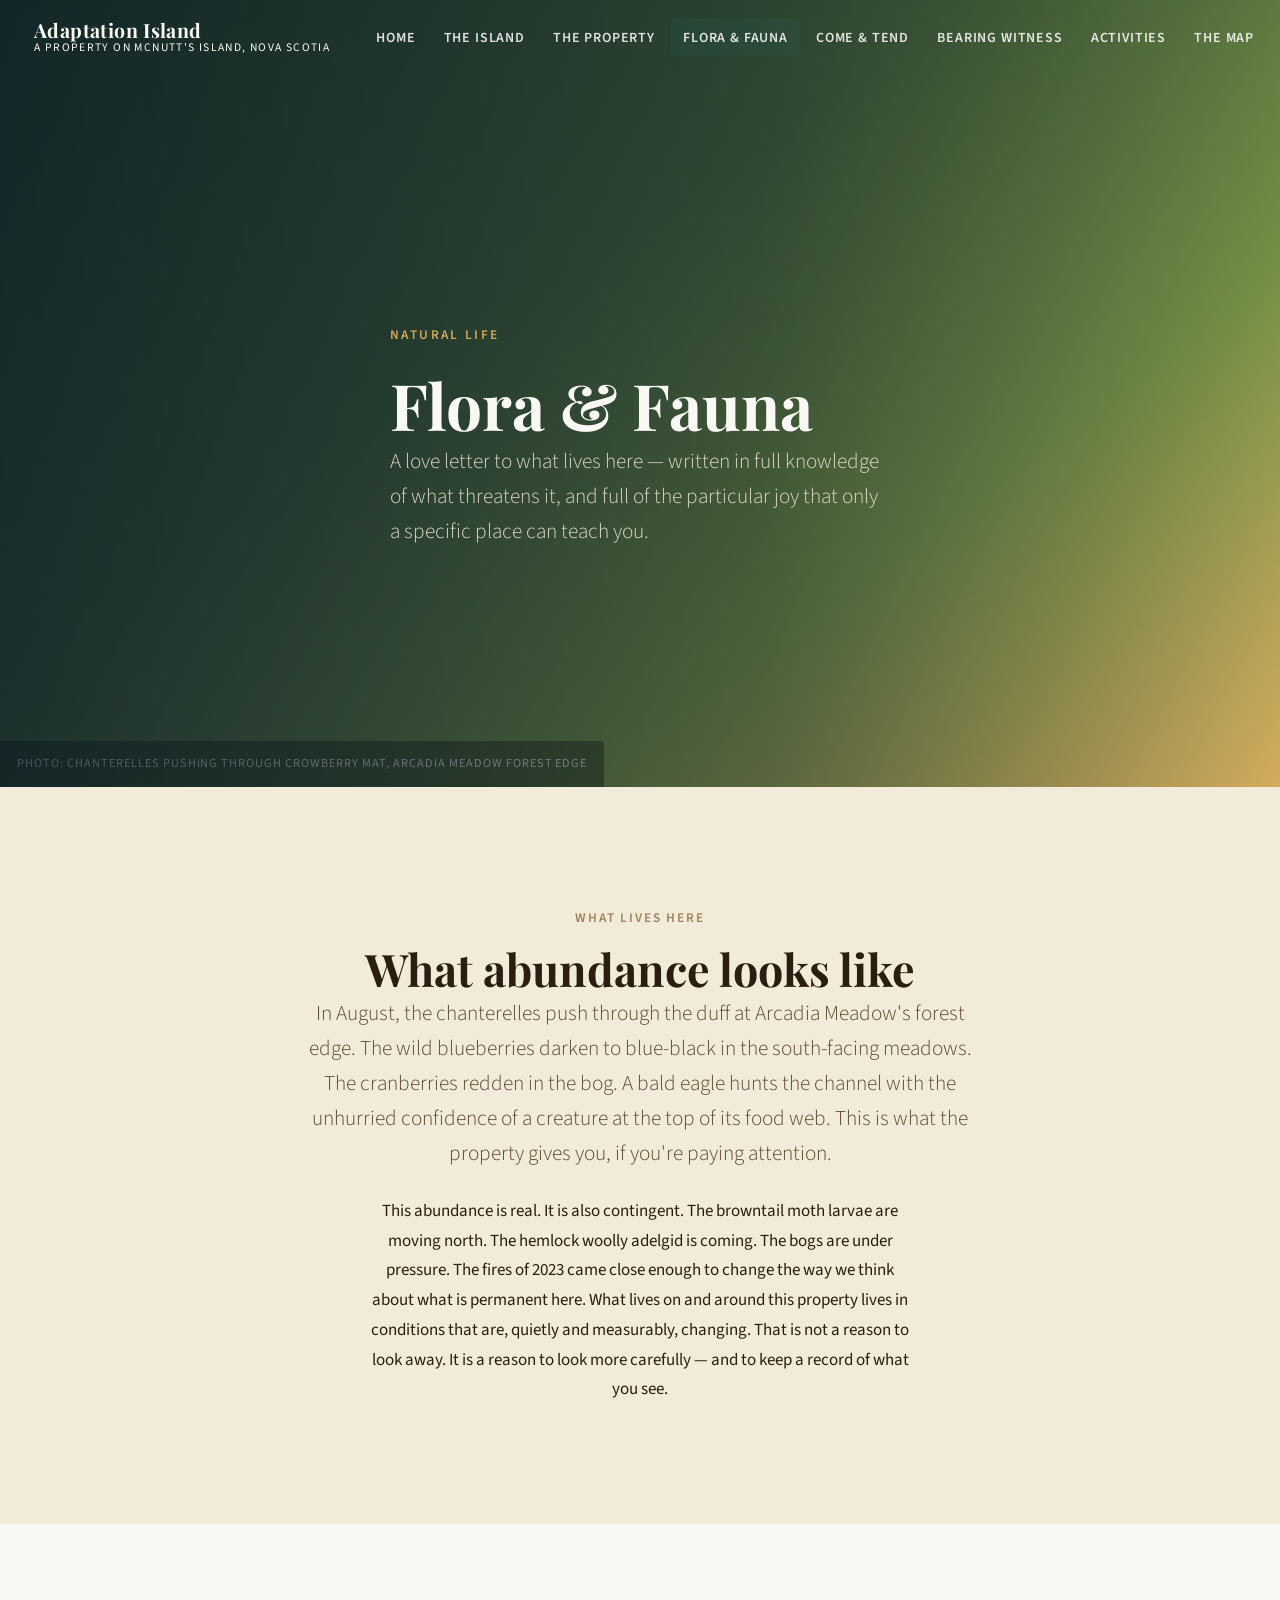
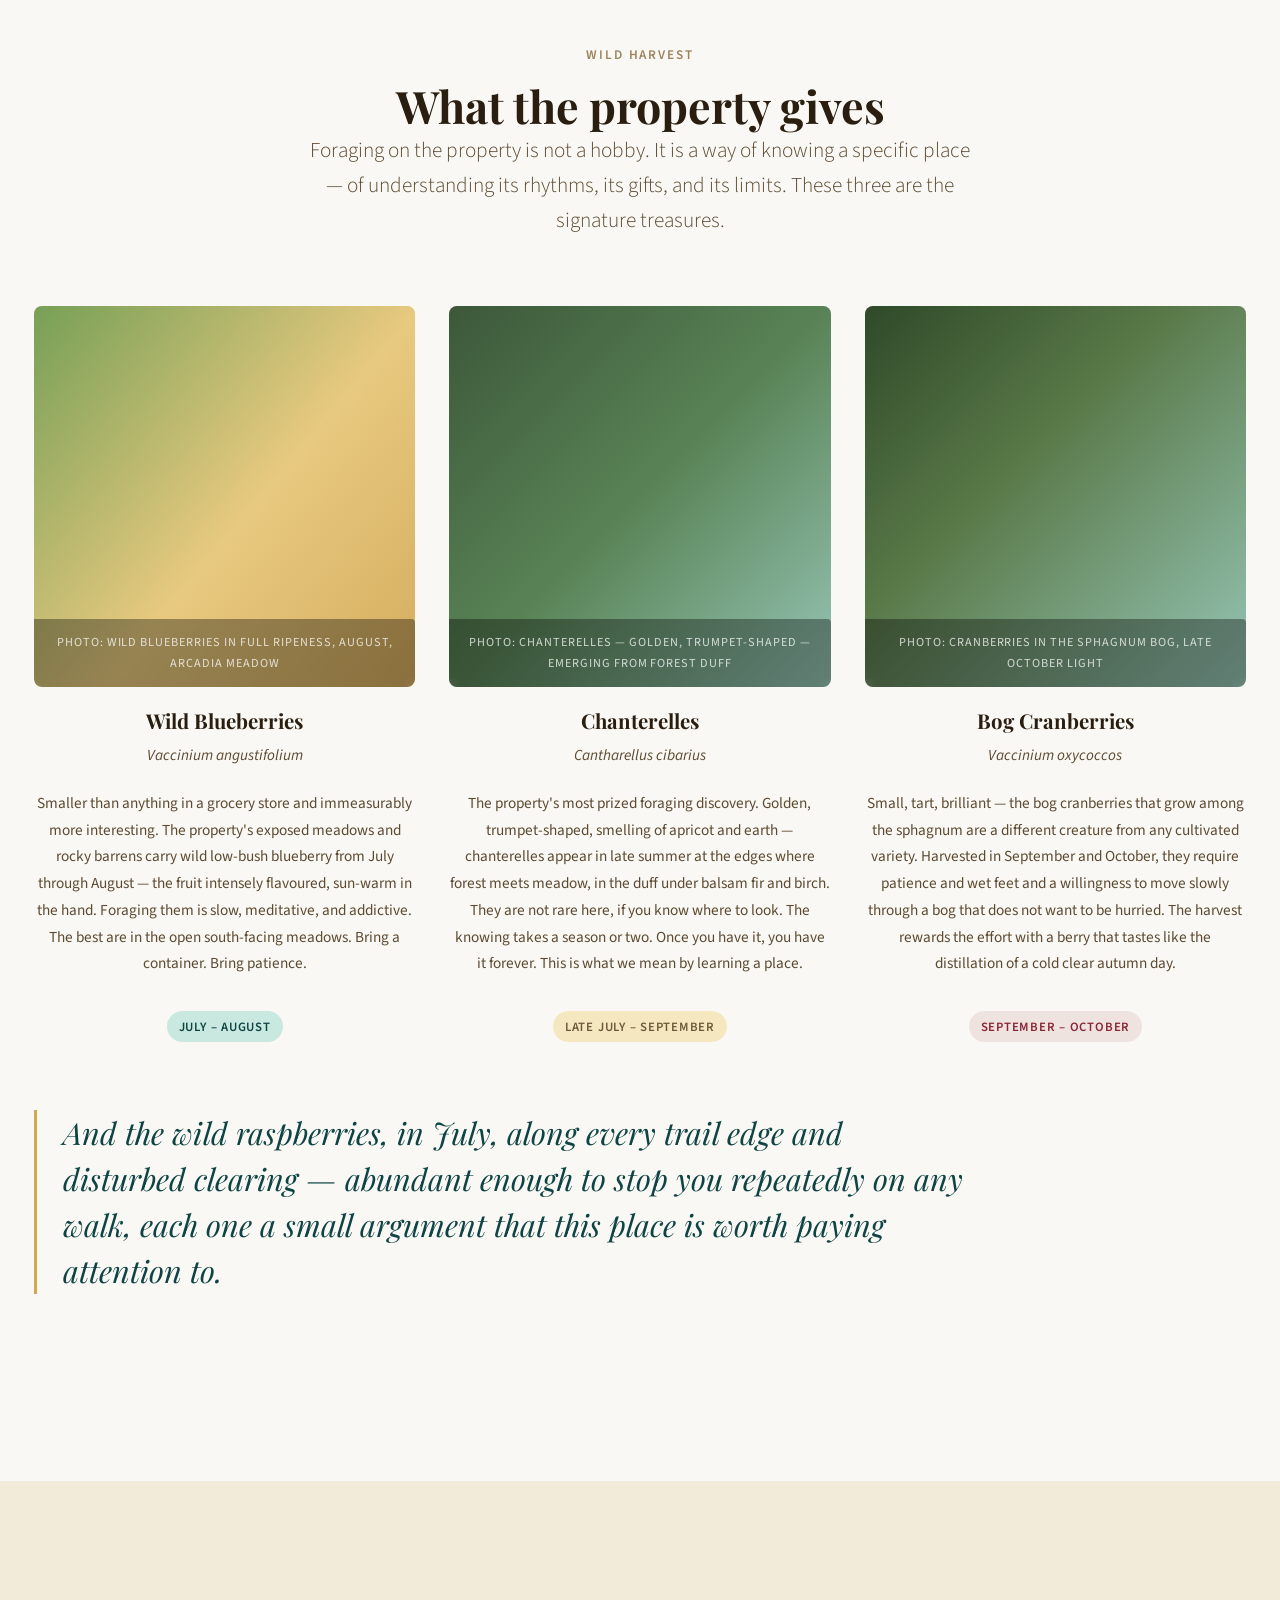
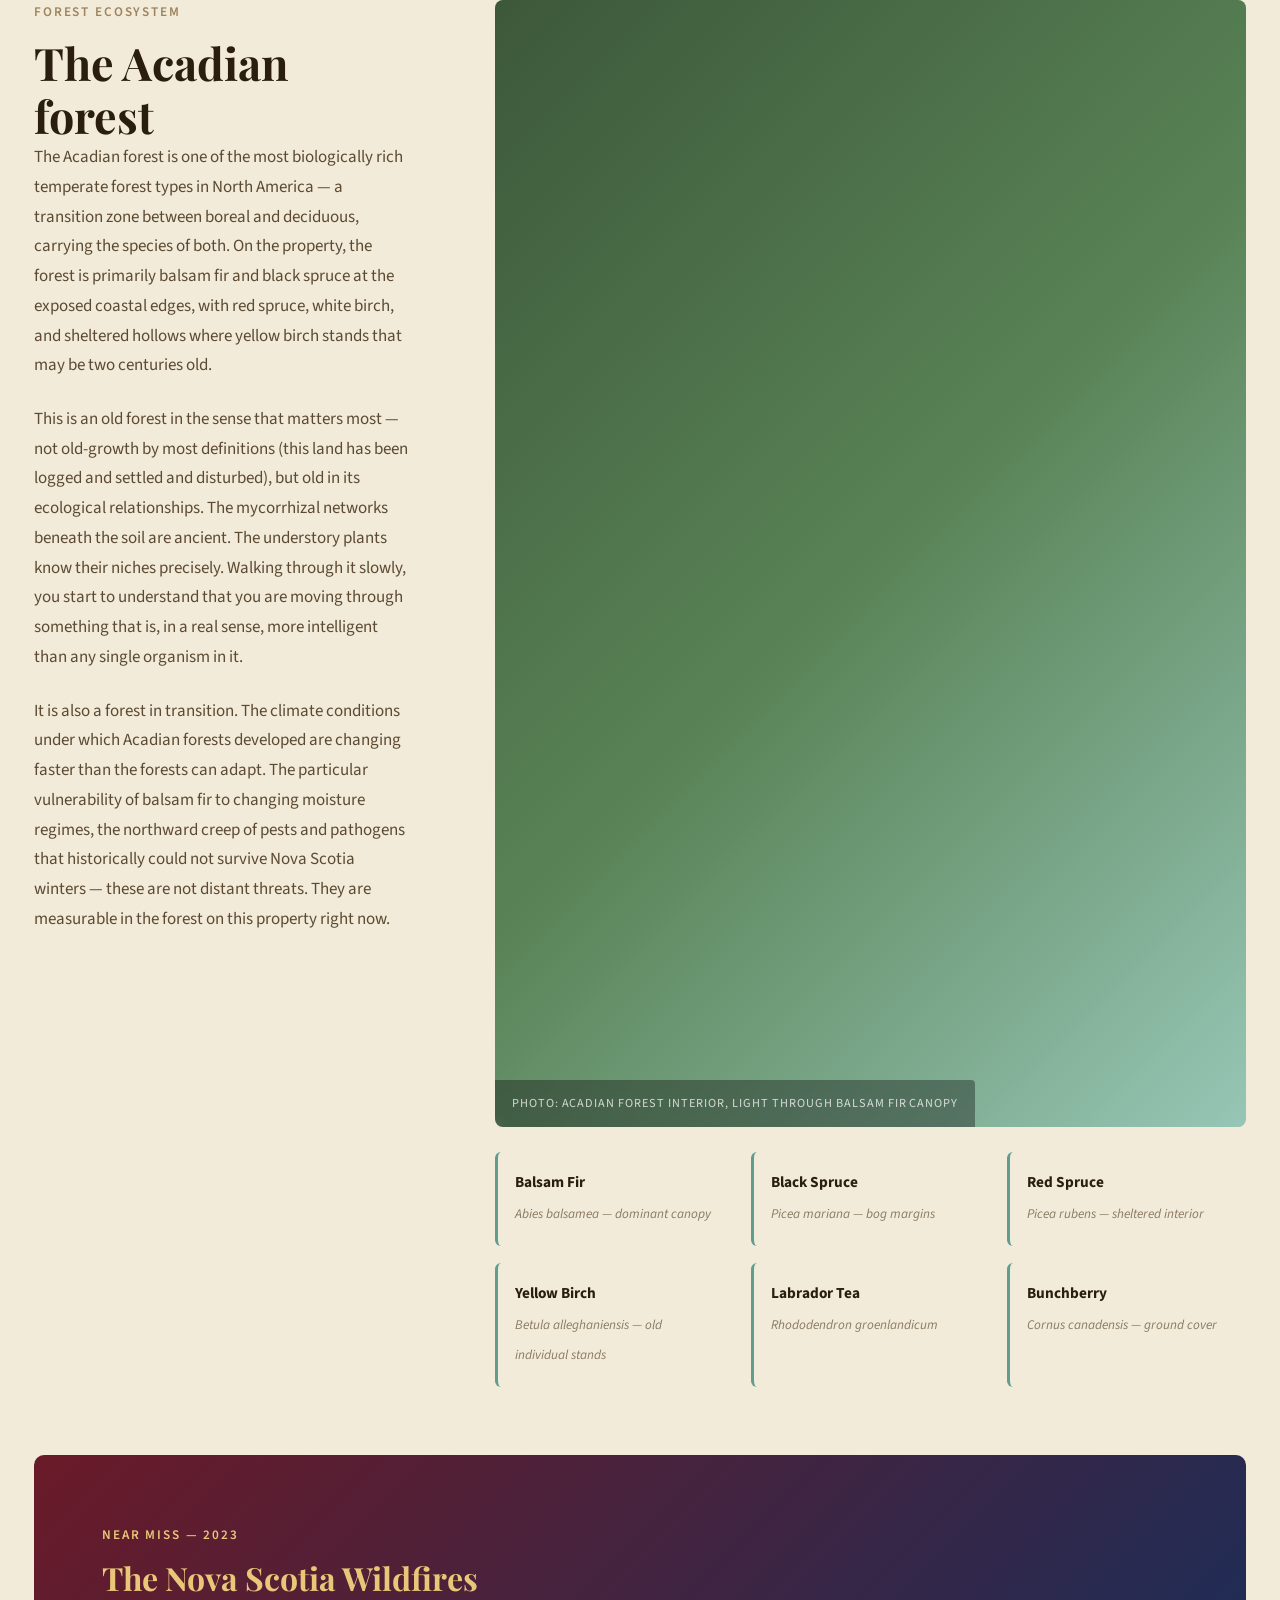
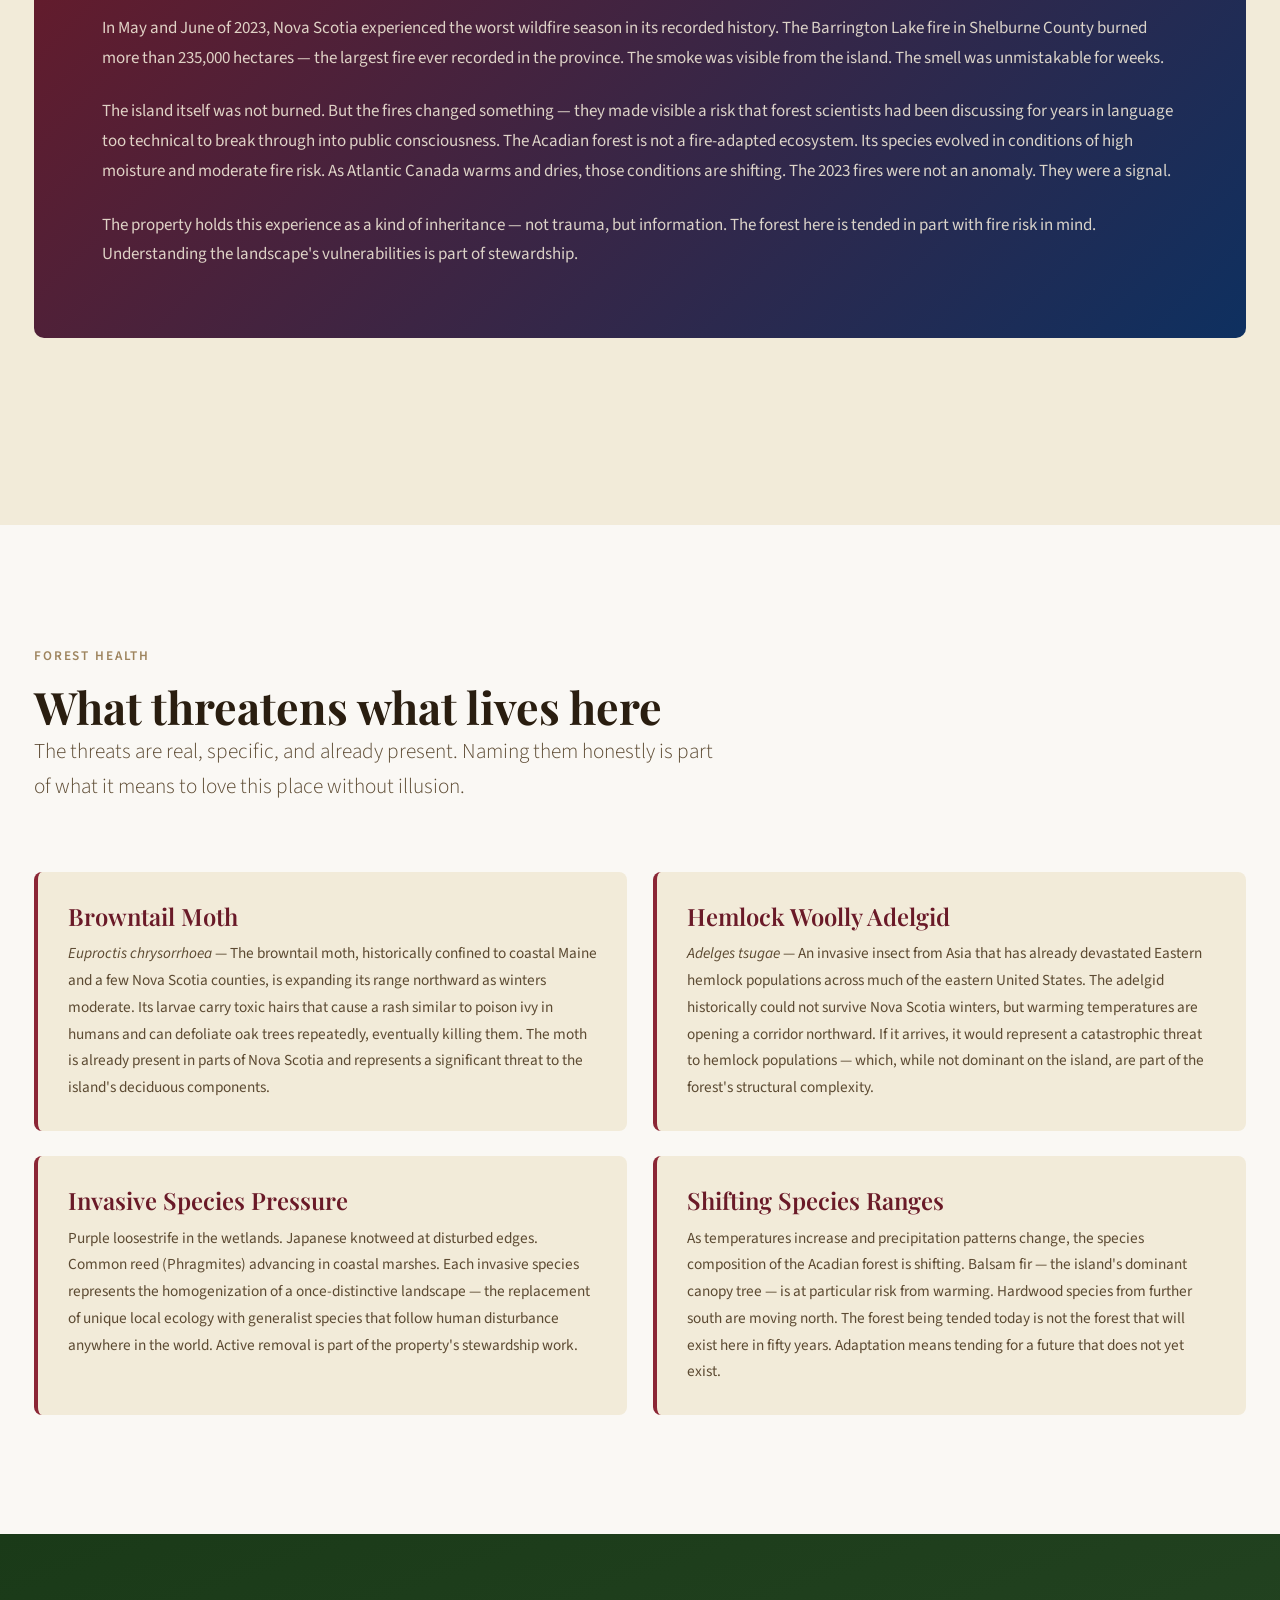
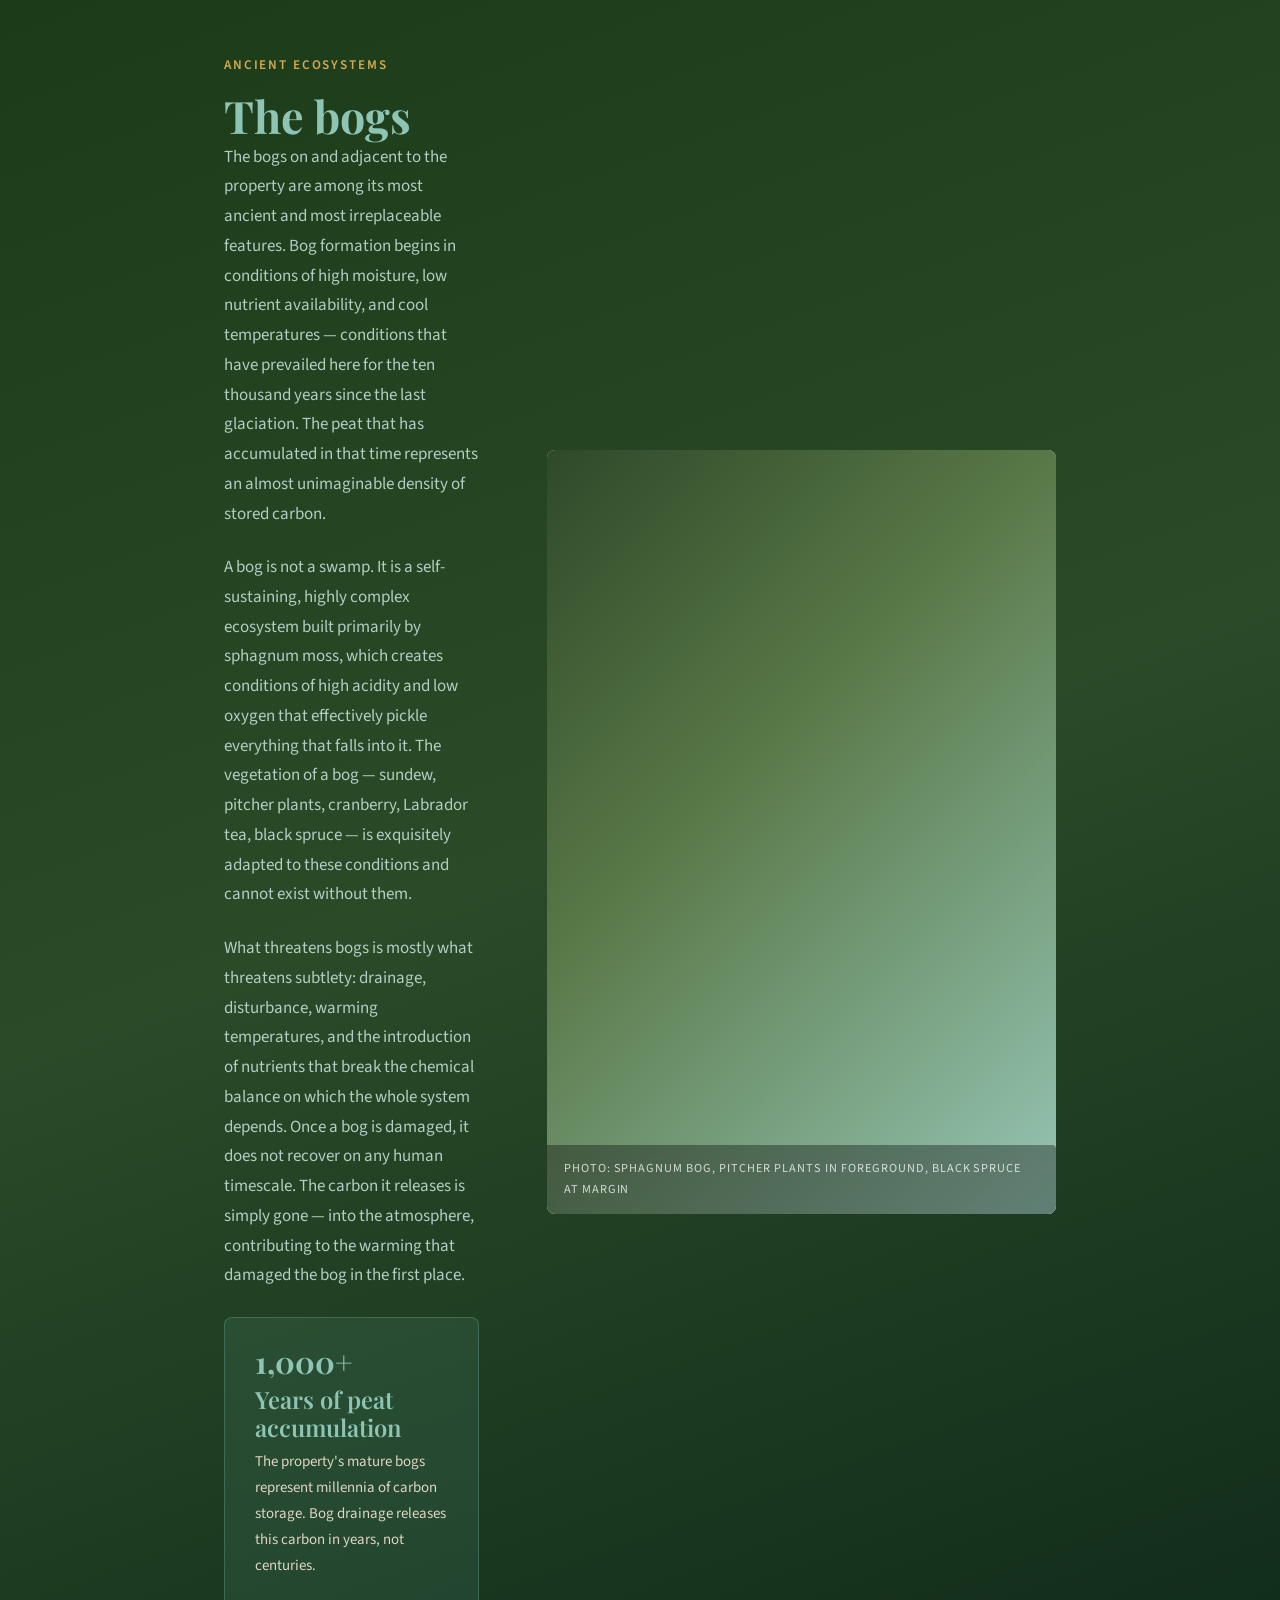
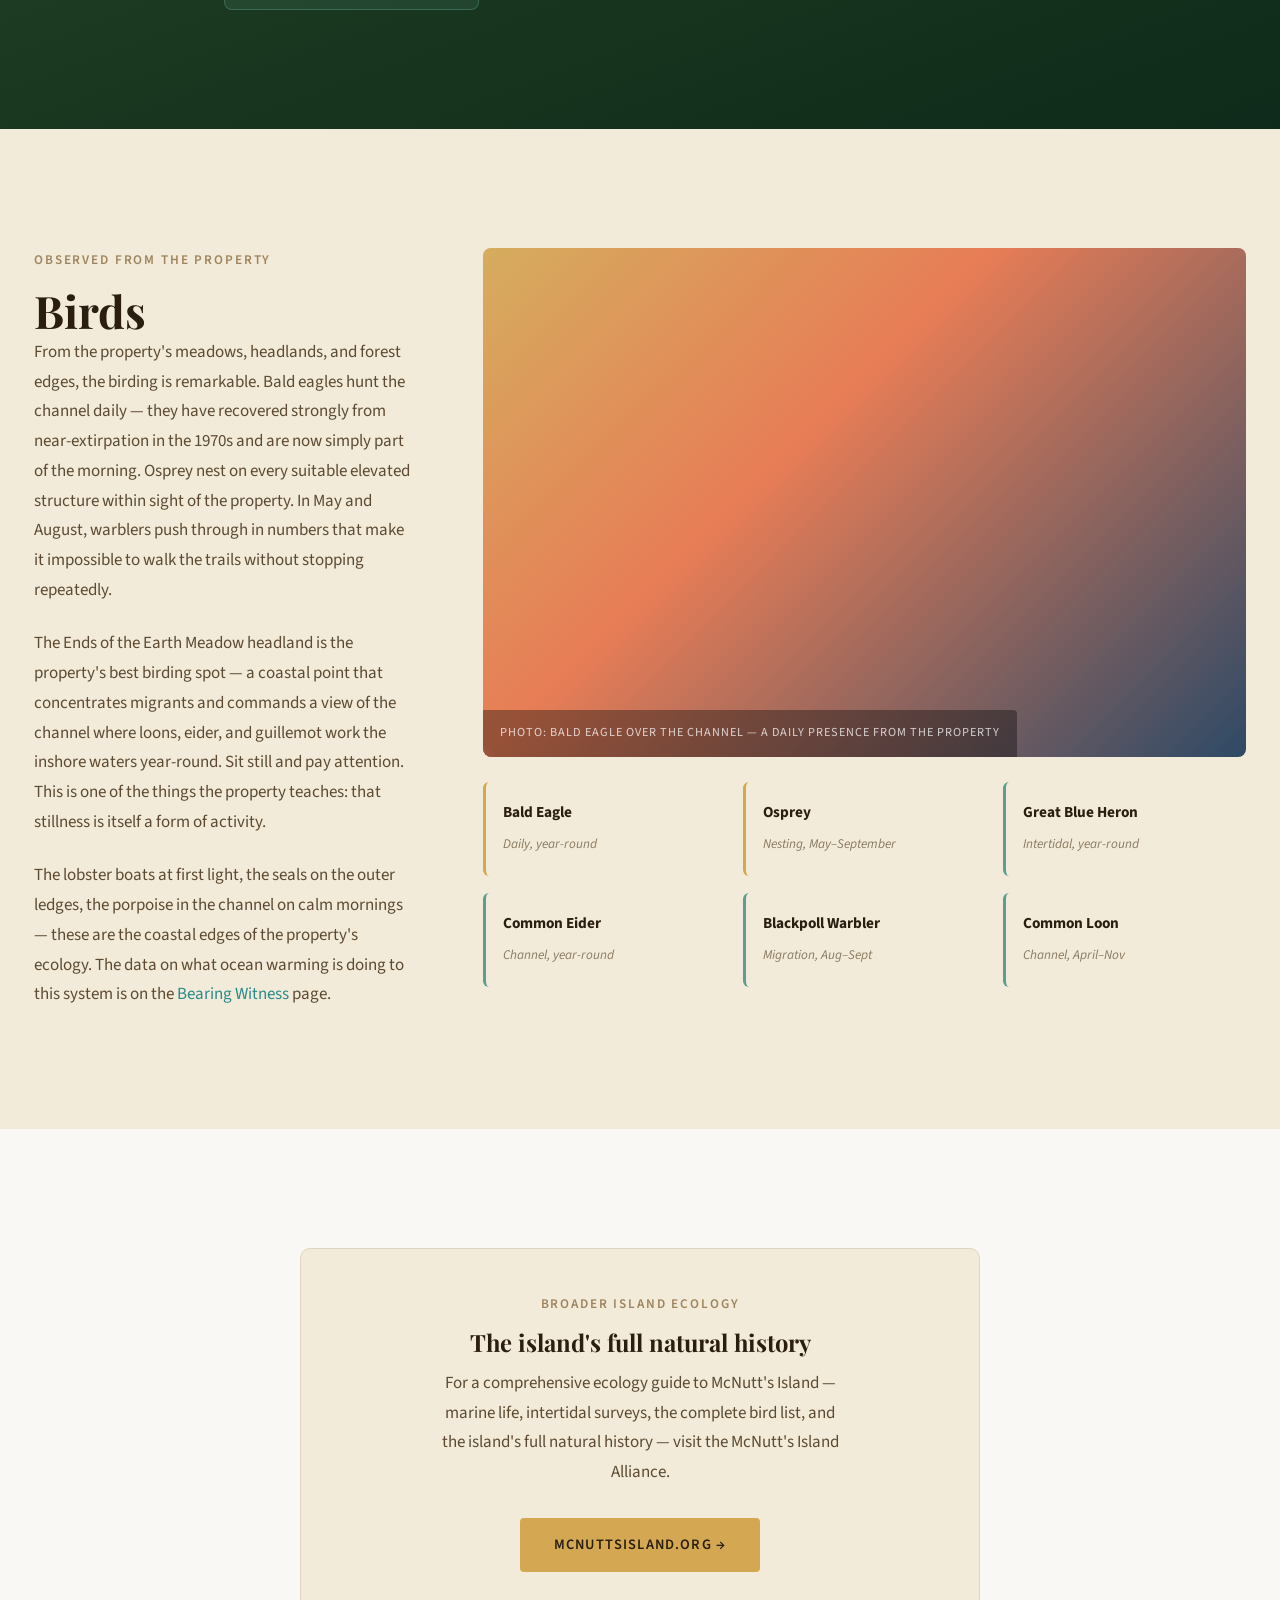
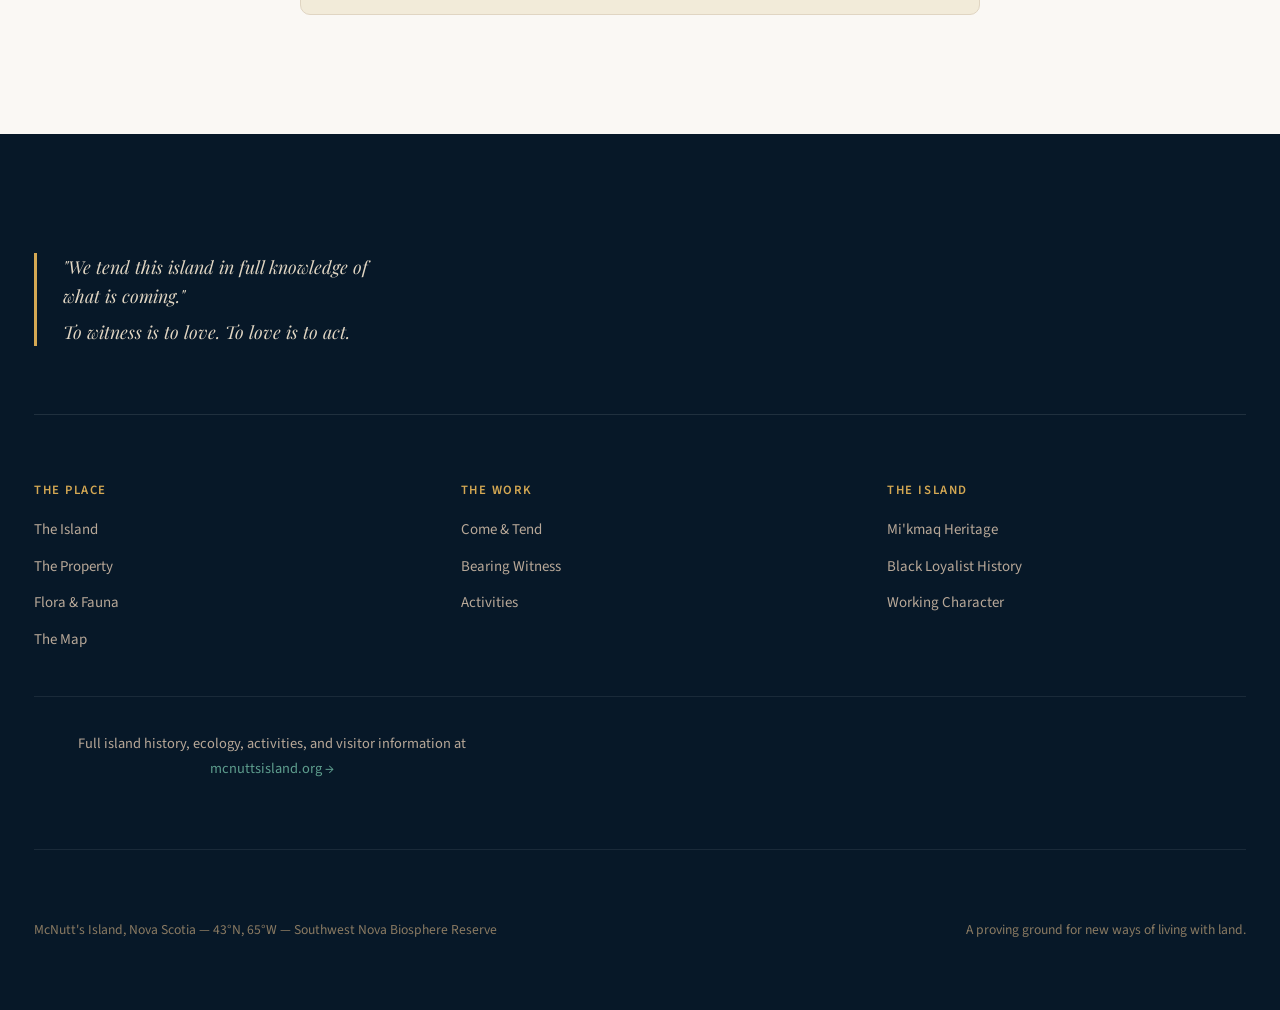
<file: flora-fauna.html>
<!DOCTYPE html>
<html lang="en">
<head>
  <link rel="icon" type="image/x-icon" href="favicon.ico">
  <link rel="icon" type="image/png" sizes="32x32" href="favicon_32.png">
  <link rel="apple-touch-icon" sizes="256x256" href="favicon_256.png">
  <meta name="theme-color" content="#042C53">
  <!-- Google tag (gtag.js) -->
  <script async src="https://www.googletagmanager.com/gtag/js?id=G-XDGM3WSP18"></script>
  <script>
    window.dataLayer = window.dataLayer || [];
    function gtag(){dataLayer.push(arguments);}
    gtag('js', new Date());

    gtag('config', 'G-XDGM3WSP18');
  </script>
  <meta charset="UTF-8">
  <meta name="viewport" content="width=device-width, initial-scale=1.0">
  <meta name="description" content="What lives on and around the Adaptation Island property — chanterelles, wild berries, the Acadian forest, the bogs, the birds observed from the property's meadows and headlands. A steward's close observation of a specific place.">
  <meta property="og:title" content="Flora & Fauna — Adaptation Island">
  <meta property="og:description" content="A steward's close observation of what lives on and around the Adaptation Island property on McNutt's Island — foraging, forest, threats, bogs, and birds.">
  <title>Flora & Fauna — Adaptation Island · A Property on McNutt's Island, Nova Scotia</title>
  <link rel="preconnect" href="https://fonts.googleapis.com">
  <link rel="preconnect" href="https://fonts.gstatic.com" crossorigin>
  <link href="https://fonts.googleapis.com/css2?family=Playfair+Display:ital,wght@0,400;0,600;0,700;1,400;1,600&family=Source+Sans+3:ital,wght@0,300;0,400;0,600;1,300&display=swap" rel="stylesheet">
  <link rel="stylesheet" href="css/main.css">
  <style>
    .flora-hero-media::before {
      background: linear-gradient(145deg, #1A3A18 0%, #3A5A2A 40%, #6B8A3A 70%, #D4A853 100%);
    }

    .nature-section {
      padding: var(--space-xl) 0;
    }

    .nature-inner {
      max-width: var(--max-width);
      margin: 0 auto;
      padding: 0 2rem;
    }

    /* Foraging feature */
    .foraging-grid {
      display: grid;
      grid-template-columns: repeat(3, 1fr);
      gap: 2rem;
      margin-top: var(--space-lg);
    }

    .forage-item {
      text-align: center;
    }

    .forage-item .photo-ph {
      border-radius: 8px;
      margin-bottom: 1.25rem;
      aspect-ratio: 1;
    }

    .forage-item h3 { font-size: 1.2rem; margin-bottom: 0.5rem; }
    .forage-item p  { font-size: 0.9rem; color: var(--text-mid); }

    /* Threat cards */
    .threat-grid {
      display: grid;
      grid-template-columns: repeat(2, 1fr);
      gap: 1.5rem;
      margin-top: var(--space-lg);
    }

    .threat-card {
      background: var(--sand);
      border-radius: 8px;
      padding: 1.75rem;
      border-left: 4px solid var(--berry);
    }

    .threat-card h4 { margin-bottom: 0.6rem; color: var(--berry-mid); }
    .threat-card p  { font-size: 0.9rem; color: var(--text-mid); margin-bottom: 0; }

    /* Fire callout */
    .fire-callout {
      background: linear-gradient(135deg, var(--berry-mid) 0%, var(--ocean-mid) 100%);
      color: var(--cream);
      border-radius: 10px;
      padding: var(--space-lg);
      margin: var(--space-lg) 0;
    }

    .fire-callout h3 { color: var(--gold-light); margin-bottom: 1rem; }
    .fire-callout p  { color: rgba(242,235,217,0.88); max-width: none; }

    /* Bog section */
    .bog-section {
      background: linear-gradient(160deg, #1A3A18 0%, #2A4A28 50%, #0E2A1A 100%);
      color: var(--cream);
      padding: var(--space-xl) 0;
    }

    .bog-section h2, .bog-section h3 { color: var(--seaglass-light); }
    .bog-section p { color: rgba(200, 232, 224, 0.85); }
    .bog-section .eyebrow { color: var(--gold); }

    /* Marine section */
    .marine-section {
      background: var(--ocean-deep);
      color: var(--cream);
      padding: var(--space-xl) 0;
    }

    .marine-grid {
      display: grid;
      grid-template-columns: repeat(3, 1fr);
      gap: 1.5rem;
      margin-top: var(--space-lg);
    }

    .marine-card {
      background: rgba(255,255,255,0.05);
      border-radius: 8px;
      padding: 1.5rem;
      border-top: 3px solid var(--teal);
    }

    .marine-card h4 { color: var(--seaglass-light); margin-bottom: 0.5rem; }
    .marine-card p  { font-size: 0.88rem; color: var(--stone); margin-bottom: 0; }

    /* Species lists */
    .species-column-grid {
      display: grid;
      grid-template-columns: 1fr 1fr;
      gap: 0.75rem;
    }

    @media (max-width: 900px) {
      .foraging-grid { grid-template-columns: 1fr; gap: 2.5rem; }
      .threat-grid   { grid-template-columns: 1fr; }
      .marine-grid   { grid-template-columns: 1fr 1fr; }
      .species-column-grid { grid-template-columns: 1fr; }
    }

    @media (max-width: 600px) {
      .marine-grid { grid-template-columns: 1fr; }
    }
  </style>
</head>
<body>

  <div id="nav-placeholder"></div>

  <!-- PAGE HERO -->
  <section class="page-hero" style="min-height:55vh; display:flex; align-items:center;">
    <div class="page-hero-media">
      <div class="photo-ph photo-ph--forest flora-hero-media" style="position:absolute;inset:0;height:100%;aspect-ratio:unset;border-radius:0;">
        <span class="photo-ph__label">Photo: Chanterelles pushing through crowberry mat, Arcadia Meadow forest edge</span>
      </div>
    </div>
    <div class="page-hero-overlay"></div>
    <div style="position:relative;z-index:2; max-width:var(--max-width); margin:0 auto; padding: calc(var(--space-xl) + 2rem) 2rem var(--space-xl);">
      <span class="hero-eyebrow">Natural Life</span>
      <h1 class="fade-in" style="color:var(--cream);">Flora & Fauna</h1>
      <p class="lead fade-in fade-in-delay-1" style="color:rgba(242,235,217,0.88); max-width:50ch;">A love letter to what lives here — written in full knowledge of what threatens it, and full of the particular joy that only a specific place can teach you.</p>
    </div>
  </section>

  <!-- INTRO -->
  <section class="section section--sand">
    <div class="container--narrow text-center">
      <span class="eyebrow">What Lives Here</span>
      <h2 class="fade-in">What abundance looks like</h2>
      <p class="lead fade-in fade-in-delay-1" style="margin:0 auto 1.5rem;">In August, the chanterelles push through the duff at Arcadia Meadow's forest edge. The wild blueberries darken to blue-black in the south-facing meadows. The cranberries redden in the bog. A bald eagle hunts the channel with the unhurried confidence of a creature at the top of its food web. This is what the property gives you, if you're paying attention.</p>
      <p class="fade-in fade-in-delay-2" style="margin:0 auto;">This abundance is real. It is also contingent. The browntail moth larvae are moving north. The hemlock woolly adelgid is coming. The bogs are under pressure. The fires of 2023 came close enough to change the way we think about what is permanent here. What lives on and around this property lives in conditions that are, quietly and measurably, changing. That is not a reason to look away. It is a reason to look more carefully — and to keep a record of what you see.</p>
    </div>
  </section>

  <!-- FORAGING -->
  <section class="nature-section" id="foraging">
    <div class="nature-inner">
      <div class="fade-in" style="text-align:center; margin-bottom:var(--space-md);">
        <span class="eyebrow">Wild Harvest</span>
        <h2>What the property gives</h2>
        <p class="lead" style="margin:0 auto;">Foraging on the property is not a hobby. It is a way of knowing a specific place — of understanding its rhythms, its gifts, and its limits. These three are the signature treasures.</p>
      </div>

      <div class="foraging-grid">
        <div class="forage-item fade-in">
          <div class="photo-ph photo-ph--meadow">
            <span class="photo-ph__label">Photo: Wild blueberries in full ripeness, August, Arcadia Meadow</span>
          </div>
          <h3>Wild Blueberries</h3>
          <p><em>Vaccinium angustifolium</em></p>
          <p>Smaller than anything in a grocery store and immeasurably more interesting. The property's exposed meadows and rocky barrens carry wild low-bush blueberry from July through August — the fruit intensely flavoured, sun-warm in the hand. Foraging them is slow, meditative, and addictive. The best are in the open south-facing meadows. Bring a container. Bring patience.</p>
          <div class="tag tag--teal" style="margin-top:0.75rem;">July – August</div>
        </div>

        <div class="forage-item fade-in fade-in-delay-1">
          <div class="photo-ph photo-ph--forest">
            <span class="photo-ph__label">Photo: Chanterelles — golden, trumpet-shaped — emerging from forest duff</span>
          </div>
          <h3>Chanterelles</h3>
          <p><em>Cantharellus cibarius</em></p>
          <p>The property's most prized foraging discovery. Golden, trumpet-shaped, smelling of apricot and earth — chanterelles appear in late summer at the edges where forest meets meadow, in the duff under balsam fir and birch. They are not rare here, if you know where to look. The knowing takes a season or two. Once you have it, you have it forever. This is what we mean by learning a place.</p>
          <div class="tag tag--gold" style="margin-top:0.75rem;">Late July – September</div>
        </div>

        <div class="forage-item fade-in fade-in-delay-2">
          <div class="photo-ph photo-ph--bog">
            <span class="photo-ph__label">Photo: Cranberries in the sphagnum bog, late October light</span>
          </div>
          <h3>Bog Cranberries</h3>
          <p><em>Vaccinium oxycoccos</em></p>
          <p>Small, tart, brilliant — the bog cranberries that grow among the sphagnum are a different creature from any cultivated variety. Harvested in September and October, they require patience and wet feet and a willingness to move slowly through a bog that does not want to be hurried. The harvest rewards the effort with a berry that tastes like the distillation of a cold clear autumn day.</p>
          <div class="tag tag--berry" style="margin-top:0.75rem;">September – October</div>
        </div>
      </div>

      <!-- Raspberries aside -->
      <div class="pull-quote fade-in" style="margin-top:var(--space-lg);">
        And the wild raspberries, in July, along every trail edge and disturbed clearing — abundant enough to stop you repeatedly on any walk, each one a small argument that this place is worth paying attention to.
      </div>
    </div>
  </section>

  <!-- ACADIAN FOREST -->
  <section class="nature-section section--sand" id="acadian-forest">
    <div class="nature-inner">
      <div class="grid grid--1-2" style="align-items:start; gap:5rem;">
        <div class="fade-in">
          <span class="eyebrow">Forest Ecosystem</span>
          <h2>The Acadian forest</h2>
          <p style="color:var(--text-mid);">The Acadian forest is one of the most biologically rich temperate forest types in North America — a transition zone between boreal and deciduous, carrying the species of both. On the property, the forest is primarily balsam fir and black spruce at the exposed coastal edges, with red spruce, white birch, and sheltered hollows where yellow birch stands that may be two centuries old.</p>
          <p style="color:var(--text-mid);">This is an old forest in the sense that matters most — not old-growth by most definitions (this land has been logged and settled and disturbed), but old in its ecological relationships. The mycorrhizal networks beneath the soil are ancient. The understory plants know their niches precisely. Walking through it slowly, you start to understand that you are moving through something that is, in a real sense, more intelligent than any single organism in it.</p>
          <p style="color:var(--text-mid);">It is also a forest in transition. The climate conditions under which Acadian forests developed are changing faster than the forests can adapt. The particular vulnerability of balsam fir to changing moisture regimes, the northward creep of pests and pathogens that historically could not survive Nova Scotia winters — these are not distant threats. They are measurable in the forest on this property right now.</p>
        </div>
        <div class="fade-in fade-in-delay-2">
          <div class="photo-ph photo-ph--forest ar-portrait" style="border-radius:8px; margin-bottom:1.5rem;">
            <span class="photo-ph__label">Photo: Acadian forest interior, light through balsam fir canopy</span>
          </div>

          <div class="species-grid">
            <div class="species-item">
              <strong>Balsam Fir</strong>
              <em>Abies balsamea — dominant canopy</em>
            </div>
            <div class="species-item">
              <strong>Black Spruce</strong>
              <em>Picea mariana — bog margins</em>
            </div>
            <div class="species-item">
              <strong>Red Spruce</strong>
              <em>Picea rubens — sheltered interior</em>
            </div>
            <div class="species-item">
              <strong>Yellow Birch</strong>
              <em>Betula alleghaniensis — old individual stands</em>
            </div>
            <div class="species-item">
              <strong>Labrador Tea</strong>
              <em>Rhododendron groenlandicum</em>
            </div>
            <div class="species-item">
              <strong>Bunchberry</strong>
              <em>Cornus canadensis — ground cover</em>
            </div>
          </div>
        </div>
      </div>

      <!-- 2023 Fire Callout -->
      <div class="fire-callout fade-in" style="margin-top:var(--space-lg);">
        <span class="eyebrow" style="color:var(--gold-light);">Near Miss — 2023</span>
        <h3>The Nova Scotia Wildfires</h3>
        <p>In May and June of 2023, Nova Scotia experienced the worst wildfire season in its recorded history. The Barrington Lake fire in Shelburne County burned more than 235,000 hectares — the largest fire ever recorded in the province. The smoke was visible from the island. The smell was unmistakable for weeks.</p>
        <p style="margin-top:1rem;">The island itself was not burned. But the fires changed something — they made visible a risk that forest scientists had been discussing for years in language too technical to break through into public consciousness. The Acadian forest is not a fire-adapted ecosystem. Its species evolved in conditions of high moisture and moderate fire risk. As Atlantic Canada warms and dries, those conditions are shifting. The 2023 fires were not an anomaly. They were a signal.</p>
        <p style="margin-top:1rem;">The property holds this experience as a kind of inheritance — not trauma, but information. The forest here is tended in part with fire risk in mind. Understanding the landscape's vulnerabilities is part of stewardship.</p>
      </div>
    </div>
  </section>

  <!-- THREATS -->
  <section class="nature-section" id="threats">
    <div class="nature-inner">
      <div class="fade-in" style="margin-bottom:var(--space-md);">
        <span class="eyebrow">Forest Health</span>
        <h2>What threatens what lives here</h2>
        <p class="lead">The threats are real, specific, and already present. Naming them honestly is part of what it means to love this place without illusion.</p>
      </div>

      <div class="threat-grid">
        <div class="threat-card fade-in">
          <h4>Browntail Moth</h4>
          <p><em>Euproctis chrysorrhoea</em> — The browntail moth, historically confined to coastal Maine and a few Nova Scotia counties, is expanding its range northward as winters moderate. Its larvae carry toxic hairs that cause a rash similar to poison ivy in humans and can defoliate oak trees repeatedly, eventually killing them. The moth is already present in parts of Nova Scotia and represents a significant threat to the island's deciduous components.</p>
        </div>

        <div class="threat-card fade-in fade-in-delay-1">
          <h4>Hemlock Woolly Adelgid</h4>
          <p><em>Adelges tsugae</em> — An invasive insect from Asia that has already devastated Eastern hemlock populations across much of the eastern United States. The adelgid historically could not survive Nova Scotia winters, but warming temperatures are opening a corridor northward. If it arrives, it would represent a catastrophic threat to hemlock populations — which, while not dominant on the island, are part of the forest's structural complexity.</p>
        </div>

        <div class="threat-card fade-in">
          <h4>Invasive Species Pressure</h4>
          <p>Purple loosestrife in the wetlands. Japanese knotweed at disturbed edges. Common reed (Phragmites) advancing in coastal marshes. Each invasive species represents the homogenization of a once-distinctive landscape — the replacement of unique local ecology with generalist species that follow human disturbance anywhere in the world. Active removal is part of the property's stewardship work.</p>
        </div>

        <div class="threat-card fade-in fade-in-delay-1">
          <h4>Shifting Species Ranges</h4>
          <p>As temperatures increase and precipitation patterns change, the species composition of the Acadian forest is shifting. Balsam fir — the island's dominant canopy tree — is at particular risk from warming. Hardwood species from further south are moving north. The forest being tended today is not the forest that will exist here in fifty years. Adaptation means tending for a future that does not yet exist.</p>
        </div>
      </div>
    </div>
  </section>

  <!-- BOG ECOSYSTEMS -->
  <section class="bog-section" id="bogs">
    <div class="container--narrow">
      <div class="grid grid--1-2" style="gap:4rem; align-items:center;">
        <div class="fade-in">
          <span class="eyebrow">Ancient Ecosystems</span>
          <h2>The bogs</h2>
          <p>The bogs on and adjacent to the property are among its most ancient and most irreplaceable features. Bog formation begins in conditions of high moisture, low nutrient availability, and cool temperatures — conditions that have prevailed here for the ten thousand years since the last glaciation. The peat that has accumulated in that time represents an almost unimaginable density of stored carbon.</p>
          <p>A bog is not a swamp. It is a self-sustaining, highly complex ecosystem built primarily by sphagnum moss, which creates conditions of high acidity and low oxygen that effectively pickle everything that falls into it. The vegetation of a bog — sundew, pitcher plants, cranberry, Labrador tea, black spruce — is exquisitely adapted to these conditions and cannot exist without them.</p>
          <p>What threatens bogs is mostly what threatens subtlety: drainage, disturbance, warming temperatures, and the introduction of nutrients that break the chemical balance on which the whole system depends. Once a bog is damaged, it does not recover on any human timescale. The carbon it releases is simply gone — into the atmosphere, contributing to the warming that damaged the bog in the first place.</p>
          <div class="data-callout" style="margin-top:1.5rem; background:rgba(94,158,142,0.15); border-color:rgba(94,158,142,0.4);">
            <span class="stat-number" style="font-size:1.8rem; display:block; color:var(--seaglass-light);">1,000+</span>
            <h4 style="color:var(--seaglass-light); margin-bottom:0.4rem;">Years of peat accumulation</h4>
            <p style="color:var(--stone); font-size:0.88rem; margin-bottom:0;">The property's mature bogs represent millennia of carbon storage. Bog drainage releases this carbon in years, not centuries.</p>
          </div>
        </div>
        <div class="fade-in fade-in-delay-2">
          <div class="photo-ph photo-ph--bog ar-portrait" style="border-radius:8px;">
            <span class="photo-ph__label">Photo: Sphagnum bog, pitcher plants in foreground, black spruce at margin</span>
          </div>
        </div>
      </div>
    </div>
  </section>

  <!-- BIRDS FROM THE PROPERTY -->
  <section class="nature-section section--sand" id="birds">
    <div class="nature-inner">
      <div class="grid grid--1-2" style="gap:4rem; align-items:start;">
        <div class="fade-in">
          <span class="eyebrow">Observed from the Property</span>
          <h2>Birds</h2>
          <p style="color:var(--text-mid);">From the property's meadows, headlands, and forest edges, the birding is remarkable. Bald eagles hunt the channel daily — they have recovered strongly from near-extirpation in the 1970s and are now simply part of the morning. Osprey nest on every suitable elevated structure within sight of the property. In May and August, warblers push through in numbers that make it impossible to walk the trails without stopping repeatedly.</p>
          <p style="color:var(--text-mid);">The Ends of the Earth Meadow headland is the property's best birding spot — a coastal point that concentrates migrants and commands a view of the channel where loons, eider, and guillemot work the inshore waters year-round. Sit still and pay attention. This is one of the things the property teaches: that stillness is itself a form of activity.</p>
          <p style="color:var(--text-mid);">The lobster boats at first light, the seals on the outer ledges, the porpoise in the channel on calm mornings — these are the coastal edges of the property's ecology. The data on what ocean warming is doing to this system is on the <a href="bearing-witness.html" style="color:var(--teal);">Bearing Witness</a> page.</p>
        </div>
        <div class="fade-in fade-in-delay-2">
          <div class="photo-ph photo-ph--sunrise ar-landscape" style="border-radius:8px; margin-bottom:1.5rem;">
            <span class="photo-ph__label">Photo: Bald eagle over the channel — a daily presence from the property</span>
          </div>
          <div class="species-grid" style="margin-top:0;">
            <div class="species-item" style="border-left-color:var(--gold);">
              <strong>Bald Eagle</strong><em>Daily, year-round</em>
            </div>
            <div class="species-item" style="border-left-color:var(--gold);">
              <strong>Osprey</strong><em>Nesting, May–September</em>
            </div>
            <div class="species-item">
              <strong>Great Blue Heron</strong><em>Intertidal, year-round</em>
            </div>
            <div class="species-item">
              <strong>Common Eider</strong><em>Channel, year-round</em>
            </div>
            <div class="species-item">
              <strong>Blackpoll Warbler</strong><em>Migration, Aug–Sept</em>
            </div>
            <div class="species-item">
              <strong>Common Loon</strong><em>Channel, April–Nov</em>
            </div>
          </div>
        </div>
      </div>
    </div>
  </section>

  <!-- MCNUTT'S ISLAND ALLIANCE CALLOUT -->
  <section class="section">
    <div class="container--narrow" style="text-align:center;">
      <div style="background:var(--sand); border:1px solid var(--stone); border-radius:10px; padding:2.5rem; max-width:680px; margin:0 auto;" class="fade-in">
        <span class="eyebrow">Broader Island Ecology</span>
        <h3 style="font-size:1.4rem; margin-bottom:0.75rem;">The island's full natural history</h3>
        <p style="color:var(--text-mid); margin:0 auto 1.75rem; max-width:50ch;">For a comprehensive ecology guide to McNutt's Island — marine life, intertidal surveys, the complete bird list, and the island's full natural history — visit the McNutt's Island Alliance.</p>
        <a href="https://mcnuttsisland.org" class="btn btn--primary" target="_blank" rel="noopener">mcnuttsisland.org →</a>
      </div>
    </div>
  </section>

  <div id="footer-placeholder"></div>
  <script src="js/main.js"></script>
</body>
</html>
</file>
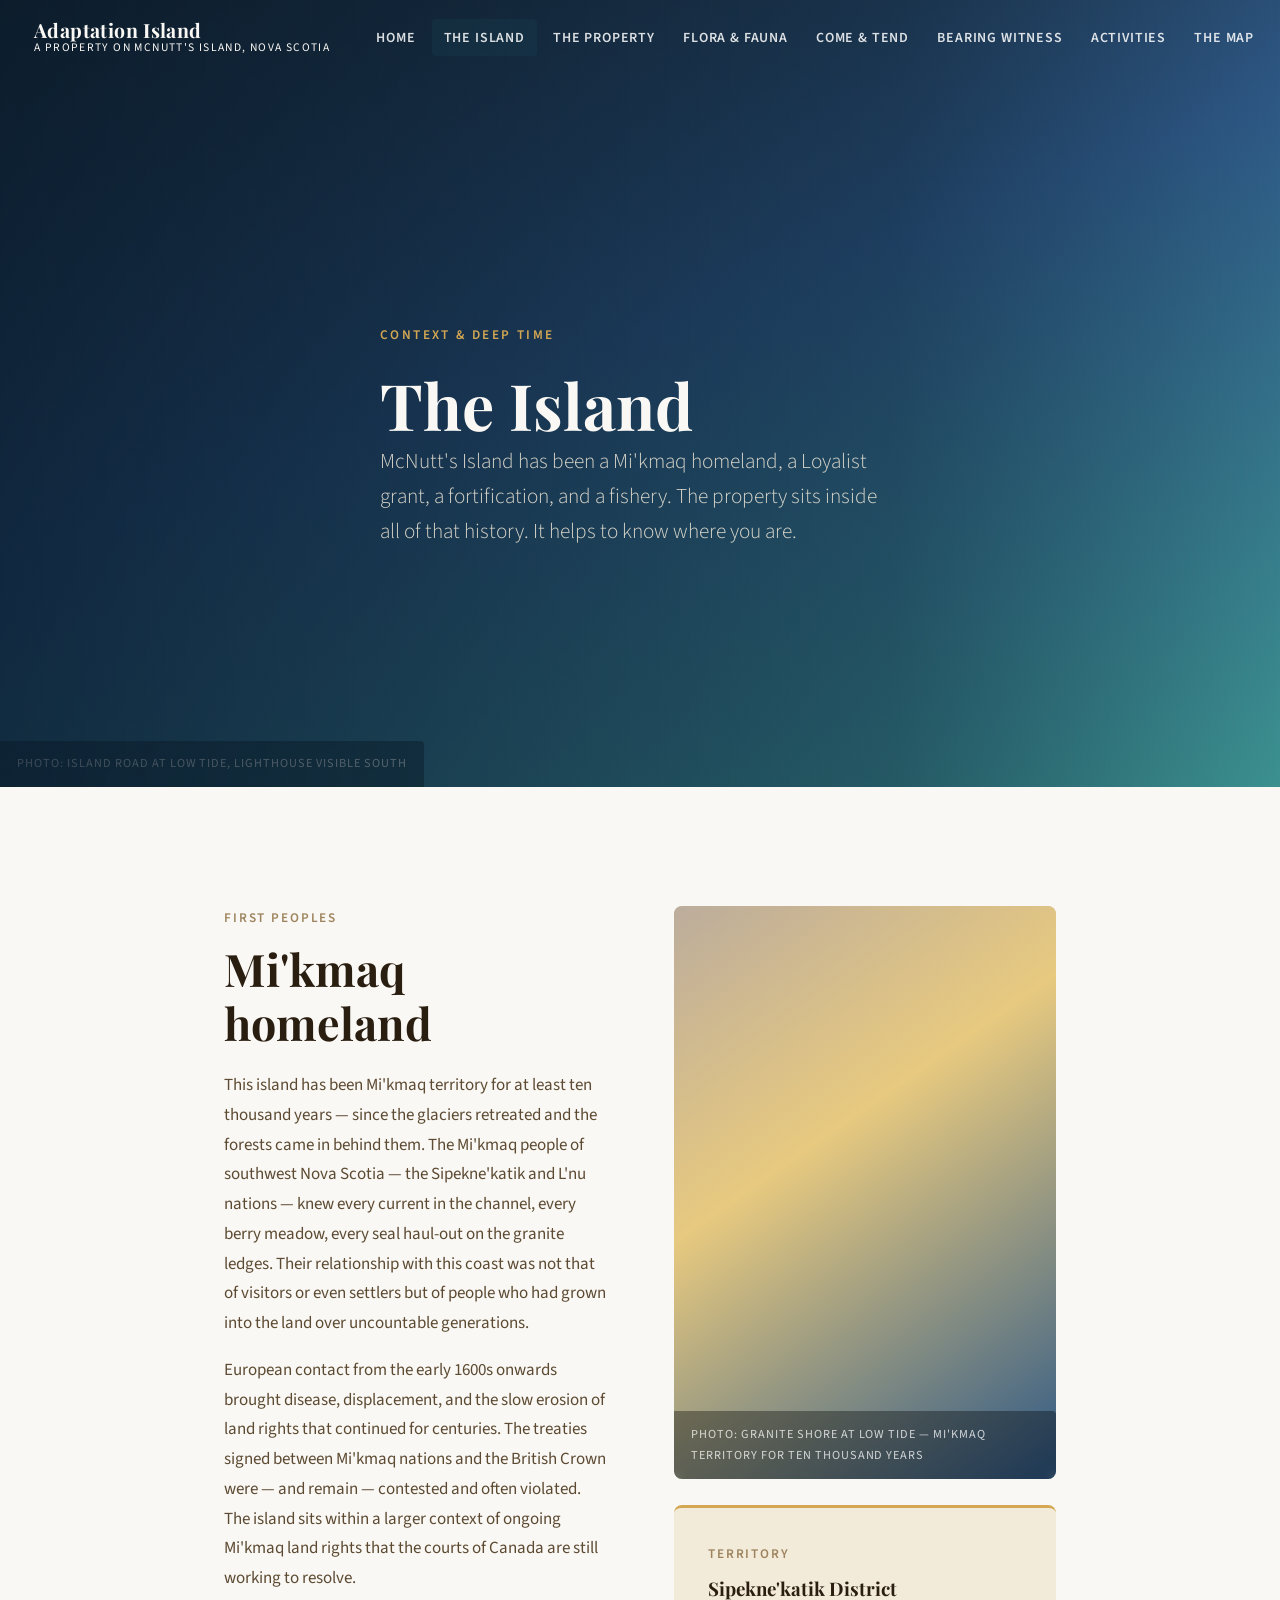
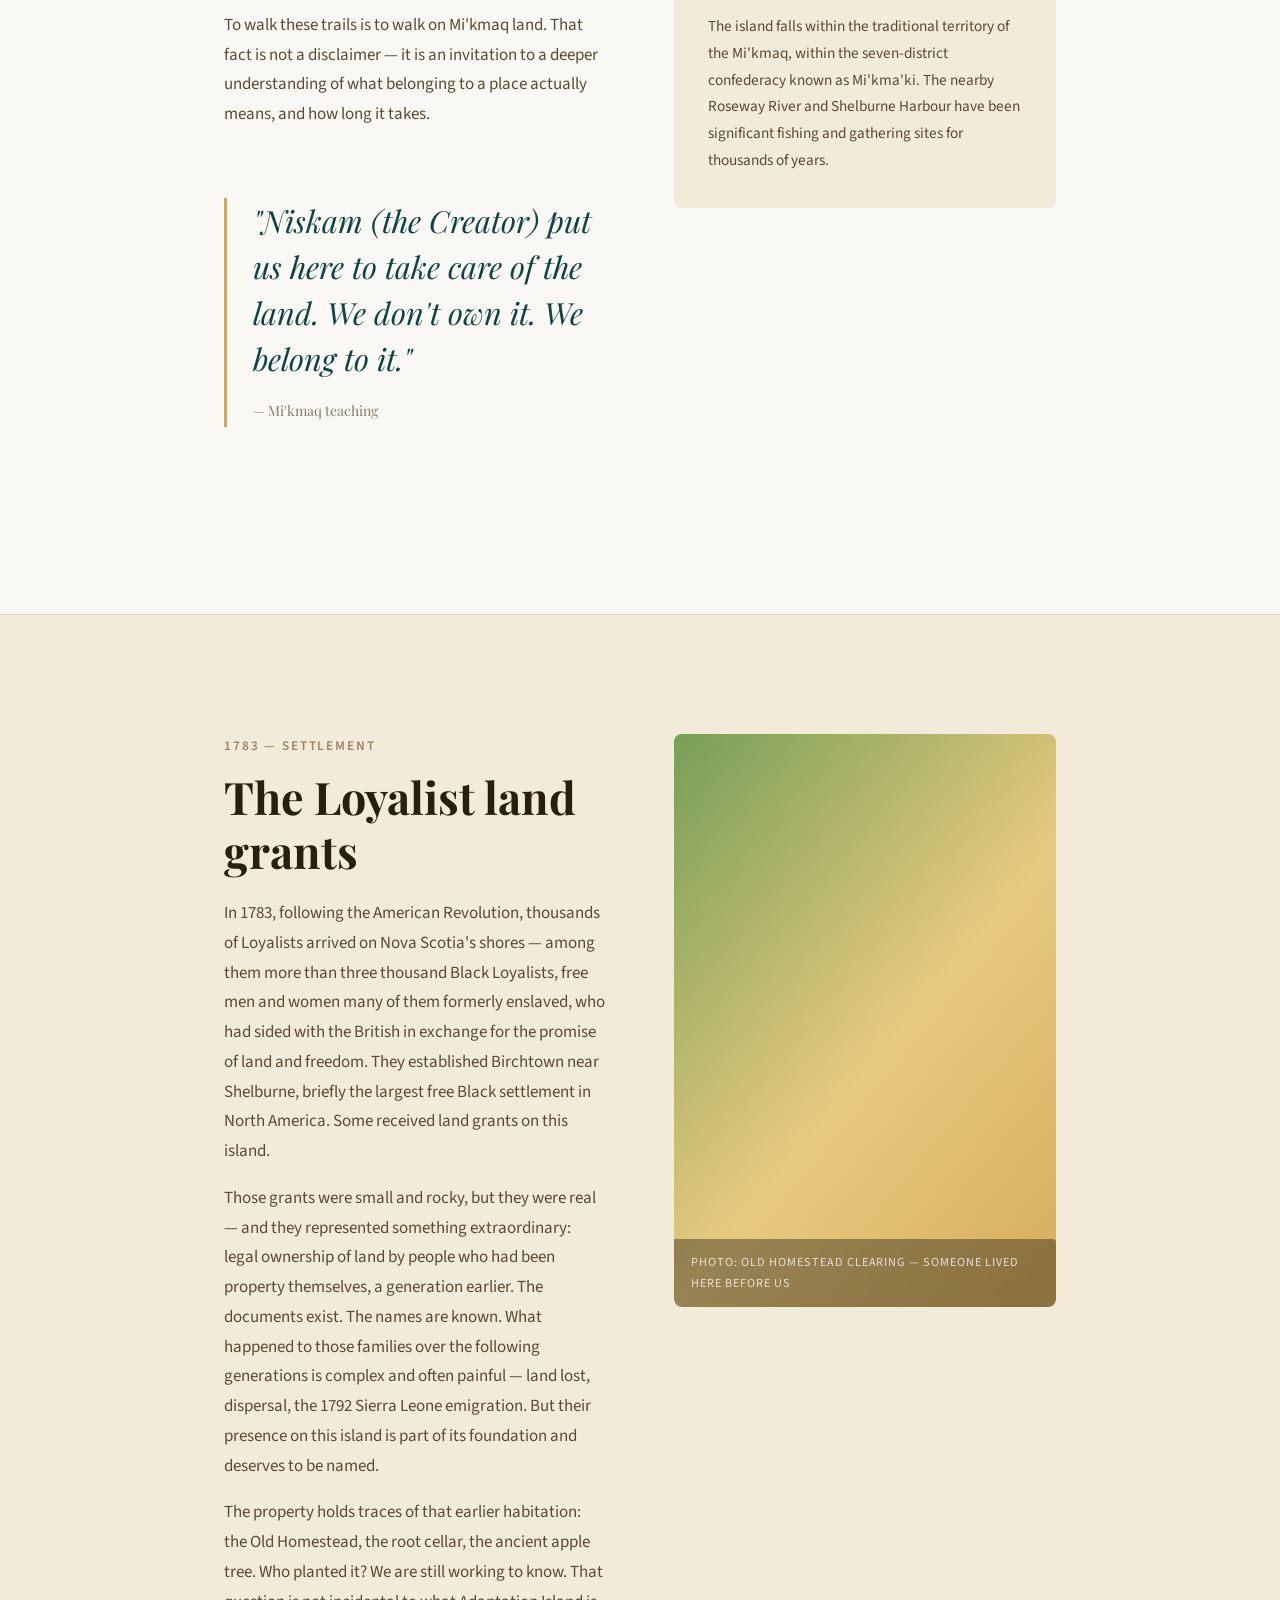
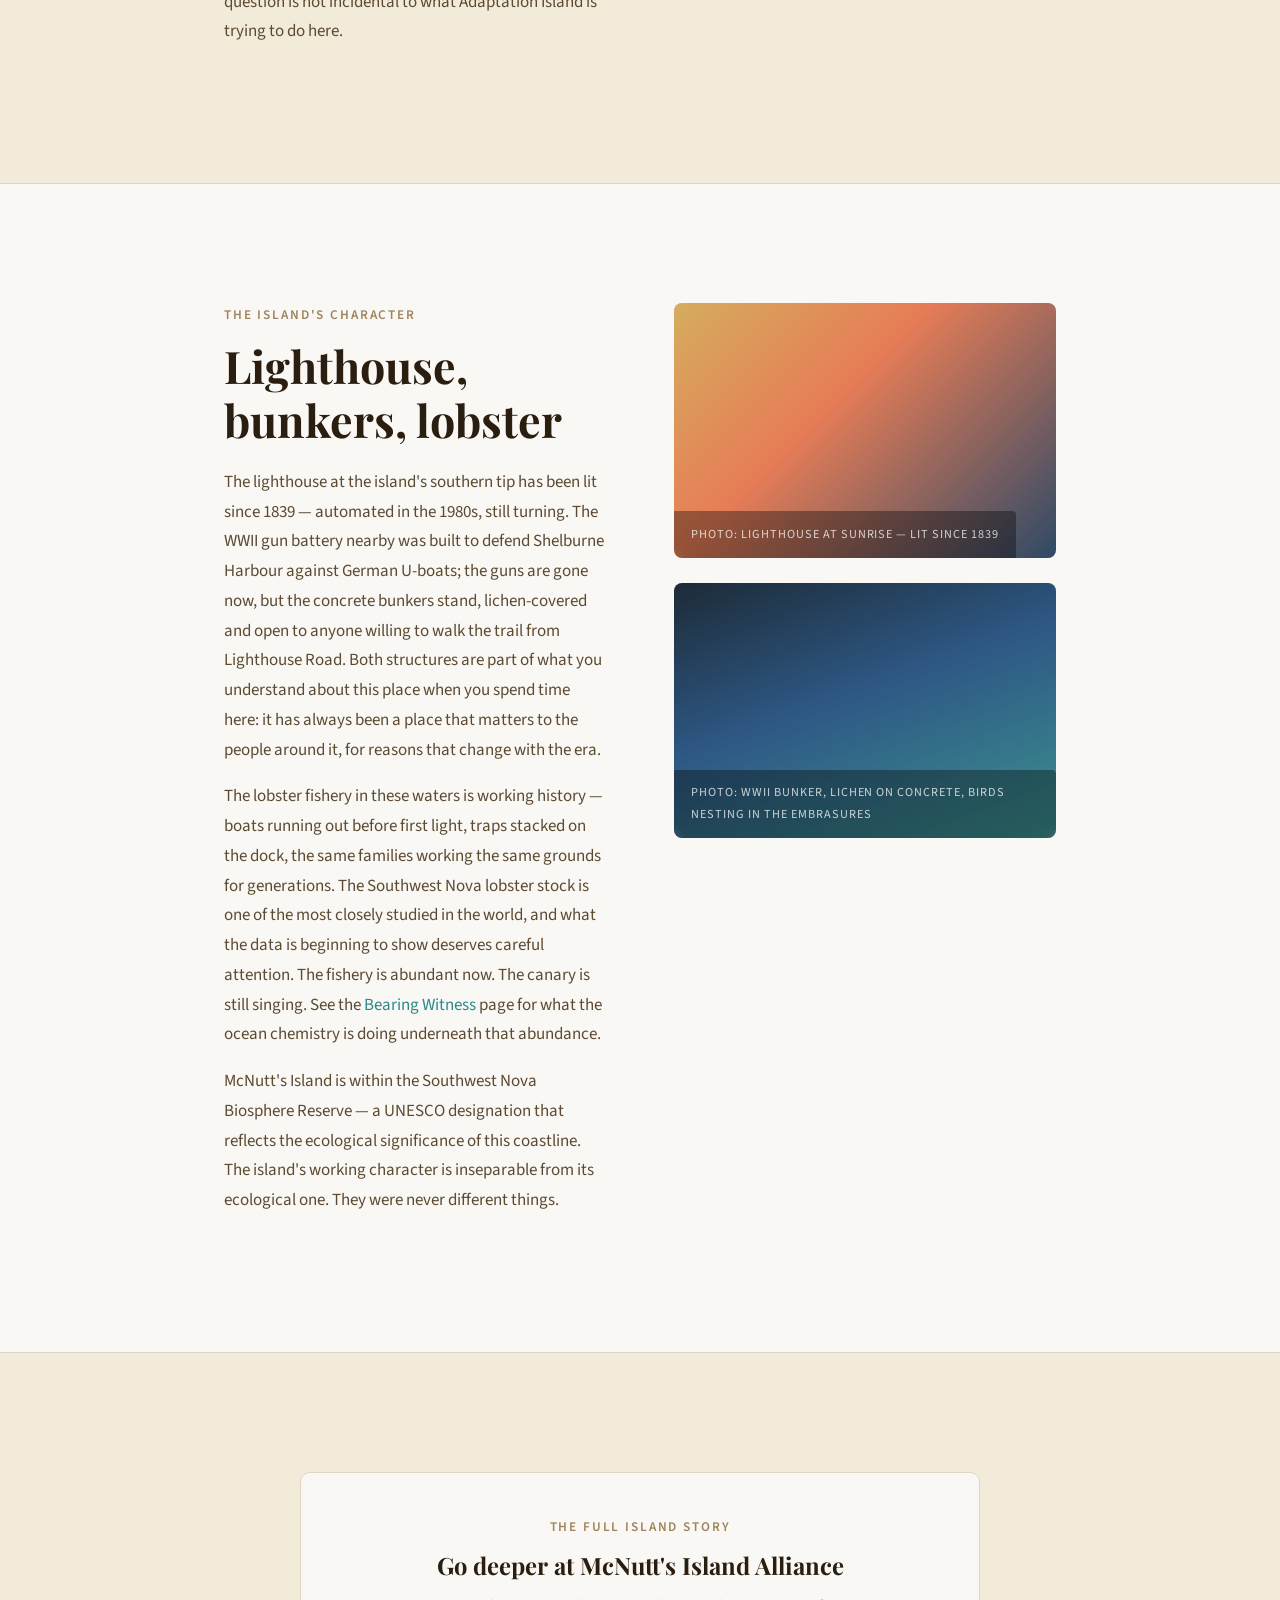
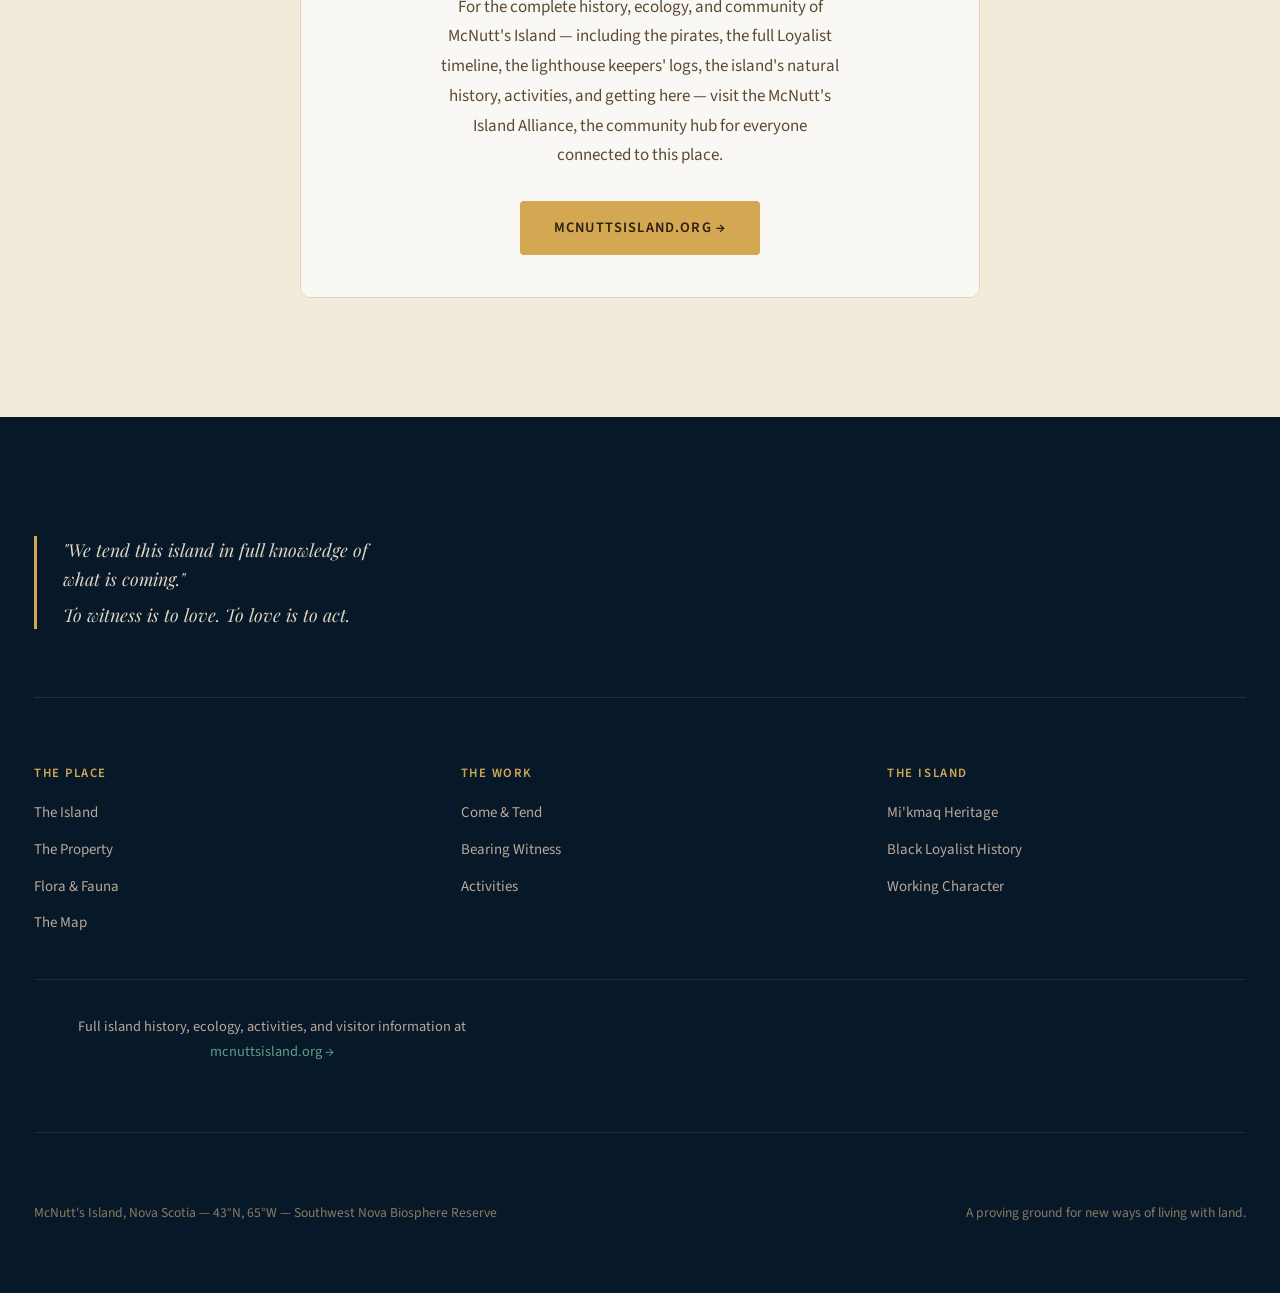
<file: the-island.html>
<!DOCTYPE html>
<html lang="en">
<head>
  <link rel="icon" type="image/x-icon" href="favicon.ico">
  <link rel="icon" type="image/png" sizes="32x32" href="favicon_32.png">
  <link rel="apple-touch-icon" sizes="256x256" href="favicon_256.png">
  <meta name="theme-color" content="#042C53">
  <!-- Google tag (gtag.js) -->
  <script async src="https://www.googletagmanager.com/gtag/js?id=G-XDGM3WSP18"></script>
  <script>
    window.dataLayer = window.dataLayer || [];
    function gtag(){dataLayer.push(arguments);}
    gtag('js', new Date());

    gtag('config', 'G-XDGM3WSP18');
  </script>
  <meta charset="UTF-8">
  <meta name="viewport" content="width=device-width, initial-scale=1.0">
  <meta name="description" content="McNutt's Island — context and deep time. The Mi'kmaq homeland, Loyalist and Black Loyalist history, and the working character of the island that surrounds the Adaptation Island property.">
  <meta property="og:title" content="The Island — Adaptation Island">
  <meta property="og:description" content="Brief context on McNutt's Island — the Mi'kmaq homeland, the Loyalist land grants, and the lighthouse, gun battery, and lobster fishery that give the island its working character.">
  <title>The Island — Adaptation Island · A Property on McNutt's Island, Nova Scotia</title>
  <link rel="preconnect" href="https://fonts.googleapis.com">
  <link rel="preconnect" href="https://fonts.gstatic.com" crossorigin>
  <link href="https://fonts.googleapis.com/css2?family=Playfair+Display:ital,wght@0,400;0,600;0,700;1,400;1,600&family=Source+Sans+3:ital,wght@0,300;0,400;0,600;1,300&display=swap" rel="stylesheet">
  <link rel="stylesheet" href="css/main.css">
  <style>
    .context-section {
      padding: var(--space-xl) 0;
      border-bottom: 1px solid var(--stone);
    }
    .context-section:last-of-type { border-bottom: none; }
    .context-inner {
      max-width: var(--content-width);
      margin: 0 auto;
      padding: 0 2rem;
      display: grid;
      grid-template-columns: 1fr 1fr;
      gap: 4rem;
      align-items: start;
    }
    .context-text h2 { margin-bottom: 1.25rem; }
    .context-text p  { color: var(--text-mid); margin-bottom: 1em; }
    .context-media { position: sticky; top: 100px; }

    .alliance-callout {
      background: var(--cream);
      border: 1px solid var(--stone);
      border-radius: 10px;
      padding: 2.5rem;
      max-width: 680px;
      margin: 0 auto;
      text-align: center;
    }
    .alliance-callout h3 { font-size: 1.4rem; margin-bottom: 0.75rem; }
    .alliance-callout p  { color: var(--text-mid); margin: 0 auto 1.75rem; max-width: 50ch; }

    @media (max-width: 800px) {
      .context-inner  { grid-template-columns: 1fr; gap: 2rem; }
      .context-media  { position: static; }
    }
  </style>
</head>
<body>

  <div id="nav-placeholder"></div>

  <!-- PAGE HERO -->
  <section class="page-hero" style="min-height:50vh; display:flex; align-items:center;">
    <div class="page-hero-media">
      <div class="photo-ph photo-ph--ocean" style="position:absolute;inset:0;height:100%;aspect-ratio:unset;border-radius:0;">
        <span class="photo-ph__label">Photo: Island Road at low tide, lighthouse visible south</span>
      </div>
    </div>
    <div class="page-hero-overlay" style="background: linear-gradient(to right, rgba(7,24,40,0.75) 0%, rgba(7,24,40,0.4) 70%, transparent 100%);"></div>
    <div style="position:relative;z-index:2; max-width:var(--max-width); margin:0 auto; padding: calc(var(--space-xl) + 2rem) 2rem var(--space-xl);">
      <span class="hero-eyebrow">Context & Deep Time</span>
      <h1 class="fade-in" style="color:var(--cream);">The Island</h1>
      <p class="lead fade-in fade-in-delay-1" style="color:rgba(242,235,217,0.88); max-width:52ch;">McNutt's Island has been a Mi'kmaq homeland, a Loyalist grant, a fortification, and a fishery. The property sits inside all of that history. It helps to know where you are.</p>
    </div>
  </section>

  <!-- MI'KMAQ -->
  <section class="context-section" id="mikmaq">
    <div class="context-inner">
      <div class="context-text fade-in">
        <span class="eyebrow">First Peoples</span>
        <h2>Mi'kmaq homeland</h2>
        <p>This island has been Mi'kmaq territory for at least ten thousand years — since the glaciers retreated and the forests came in behind them. The Mi'kmaq people of southwest Nova Scotia — the Sipekne'katik and L'nu nations — knew every current in the channel, every berry meadow, every seal haul-out on the granite ledges. Their relationship with this coast was not that of visitors or even settlers but of people who had grown into the land over uncountable generations.</p>
        <p>European contact from the early 1600s onwards brought disease, displacement, and the slow erosion of land rights that continued for centuries. The treaties signed between Mi'kmaq nations and the British Crown were — and remain — contested and often violated. The island sits within a larger context of ongoing Mi'kmaq land rights that the courts of Canada are still working to resolve.</p>
        <p>To walk these trails is to walk on Mi'kmaq land. That fact is not a disclaimer — it is an invitation to a deeper understanding of what belonging to a place actually means, and how long it takes.</p>
        <div class="pull-quote">
          "Niskam (the Creator) put us here to take care of the land. We don't own it. We belong to it."
          <br><span style="font-size:0.82rem; font-style:normal; color:var(--text-muted);">— Mi'kmaq teaching</span>
        </div>
      </div>
      <div class="context-media fade-in fade-in-delay-2">
        <div class="photo-ph photo-ph--shore ar-portrait" style="border-radius:8px; margin-bottom:1.5rem;">
          <span class="photo-ph__label">Photo: Granite shore at low tide — Mi'kmaq territory for ten thousand years</span>
        </div>
        <div class="landmark-card">
          <span class="eyebrow">Territory</span>
          <h3 style="font-size:1.1rem;">Sipekne'katik District</h3>
          <p style="font-size:0.9rem; color:var(--text-mid); margin-bottom:0;">The island falls within the traditional territory of the Mi'kmaq, within the seven-district confederacy known as Mi'kma'ki. The nearby Roseway River and Shelburne Harbour have been significant fishing and gathering sites for thousands of years.</p>
        </div>
      </div>
    </div>
  </section>

  <!-- LOYALIST & BLACK LOYALIST -->
  <section class="context-section section--sand" id="loyalist">
    <div class="context-inner">
      <div class="context-text fade-in">
        <span class="eyebrow">1783 — Settlement</span>
        <h2>The Loyalist land grants</h2>
        <p>In 1783, following the American Revolution, thousands of Loyalists arrived on Nova Scotia's shores — among them more than three thousand Black Loyalists, free men and women many of them formerly enslaved, who had sided with the British in exchange for the promise of land and freedom. They established Birchtown near Shelburne, briefly the largest free Black settlement in North America. Some received land grants on this island.</p>
        <p>Those grants were small and rocky, but they were real — and they represented something extraordinary: legal ownership of land by people who had been property themselves, a generation earlier. The documents exist. The names are known. What happened to those families over the following generations is complex and often painful — land lost, dispersal, the 1792 Sierra Leone emigration. But their presence on this island is part of its foundation and deserves to be named.</p>
        <p>The property holds traces of that earlier habitation: the Old Homestead, the root cellar, the ancient apple tree. Who planted it? We are still working to know. That question is not incidental to what Adaptation Island is trying to do here.</p>
      </div>
      <div class="context-media fade-in fade-in-delay-2">
        <div class="photo-ph photo-ph--meadow ar-portrait" style="border-radius:8px;">
          <span class="photo-ph__label">Photo: Old Homestead clearing — someone lived here before us</span>
        </div>
      </div>
    </div>
  </section>

  <!-- WORKING CHARACTER -->
  <section class="context-section" id="working">
    <div class="context-inner">
      <div class="context-text fade-in">
        <span class="eyebrow">The Island's Character</span>
        <h2>Lighthouse, bunkers, lobster</h2>
        <p>The lighthouse at the island's southern tip has been lit since 1839 — automated in the 1980s, still turning. The WWII gun battery nearby was built to defend Shelburne Harbour against German U-boats; the guns are gone now, but the concrete bunkers stand, lichen-covered and open to anyone willing to walk the trail from Lighthouse Road. Both structures are part of what you understand about this place when you spend time here: it has always been a place that matters to the people around it, for reasons that change with the era.</p>
        <p>The lobster fishery in these waters is working history — boats running out before first light, traps stacked on the dock, the same families working the same grounds for generations. The Southwest Nova lobster stock is one of the most closely studied in the world, and what the data is beginning to show deserves careful attention. The fishery is abundant now. The canary is still singing. See the <a href="bearing-witness.html" style="color:var(--teal);">Bearing Witness</a> page for what the ocean chemistry is doing underneath that abundance.</p>
        <p>McNutt's Island is within the Southwest Nova Biosphere Reserve — a UNESCO designation that reflects the ecological significance of this coastline. The island's working character is inseparable from its ecological one. They were never different things.</p>
      </div>
      <div class="context-media fade-in fade-in-delay-2">
        <div class="photo-ph photo-ph--sunrise ar-landscape" style="border-radius:8px; margin-bottom:1.5rem;">
          <span class="photo-ph__label">Photo: Lighthouse at sunrise — lit since 1839</span>
        </div>
        <div class="photo-ph photo-ph--ocean ar-landscape" style="border-radius:8px;">
          <span class="photo-ph__label">Photo: WWII bunker, lichen on concrete, birds nesting in the embrasures</span>
        </div>
      </div>
    </div>
  </section>

  <!-- MCNUTT'S ISLAND ALLIANCE CALLOUT -->
  <section class="section section--sand">
    <div class="container--narrow" style="text-align:center;">
      <div class="alliance-callout fade-in">
        <span class="eyebrow">The Full Island Story</span>
        <h3>Go deeper at McNutt's Island Alliance</h3>
        <p>For the complete history, ecology, and community of McNutt's Island — including the pirates, the full Loyalist timeline, the lighthouse keepers' logs, the island's natural history, activities, and getting here — visit the McNutt's Island Alliance, the community hub for everyone connected to this place.</p>
        <a href="https://mcnuttsisland.org" class="btn btn--primary" target="_blank" rel="noopener">mcnuttsisland.org →</a>
      </div>
    </div>
  </section>

  <div id="footer-placeholder"></div>
  <script src="js/main.js"></script>
</body>
</html>
</file>
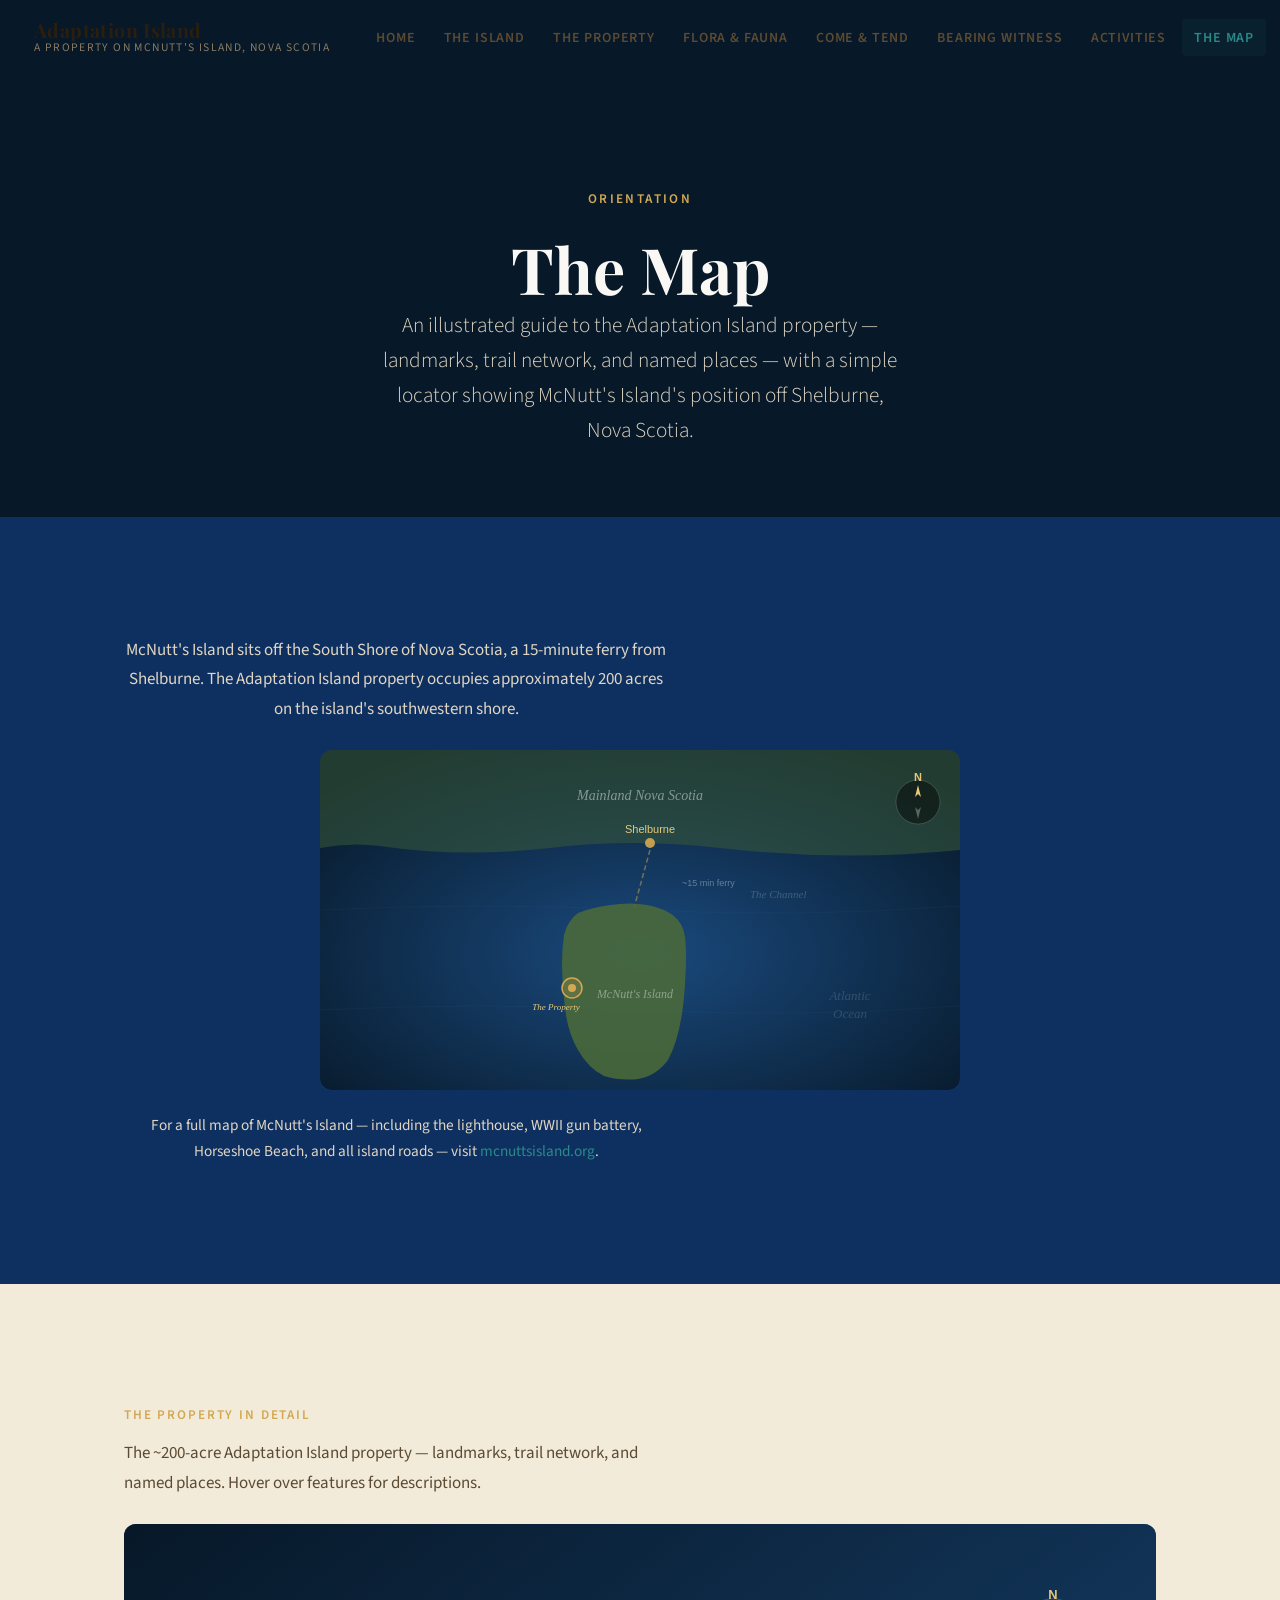
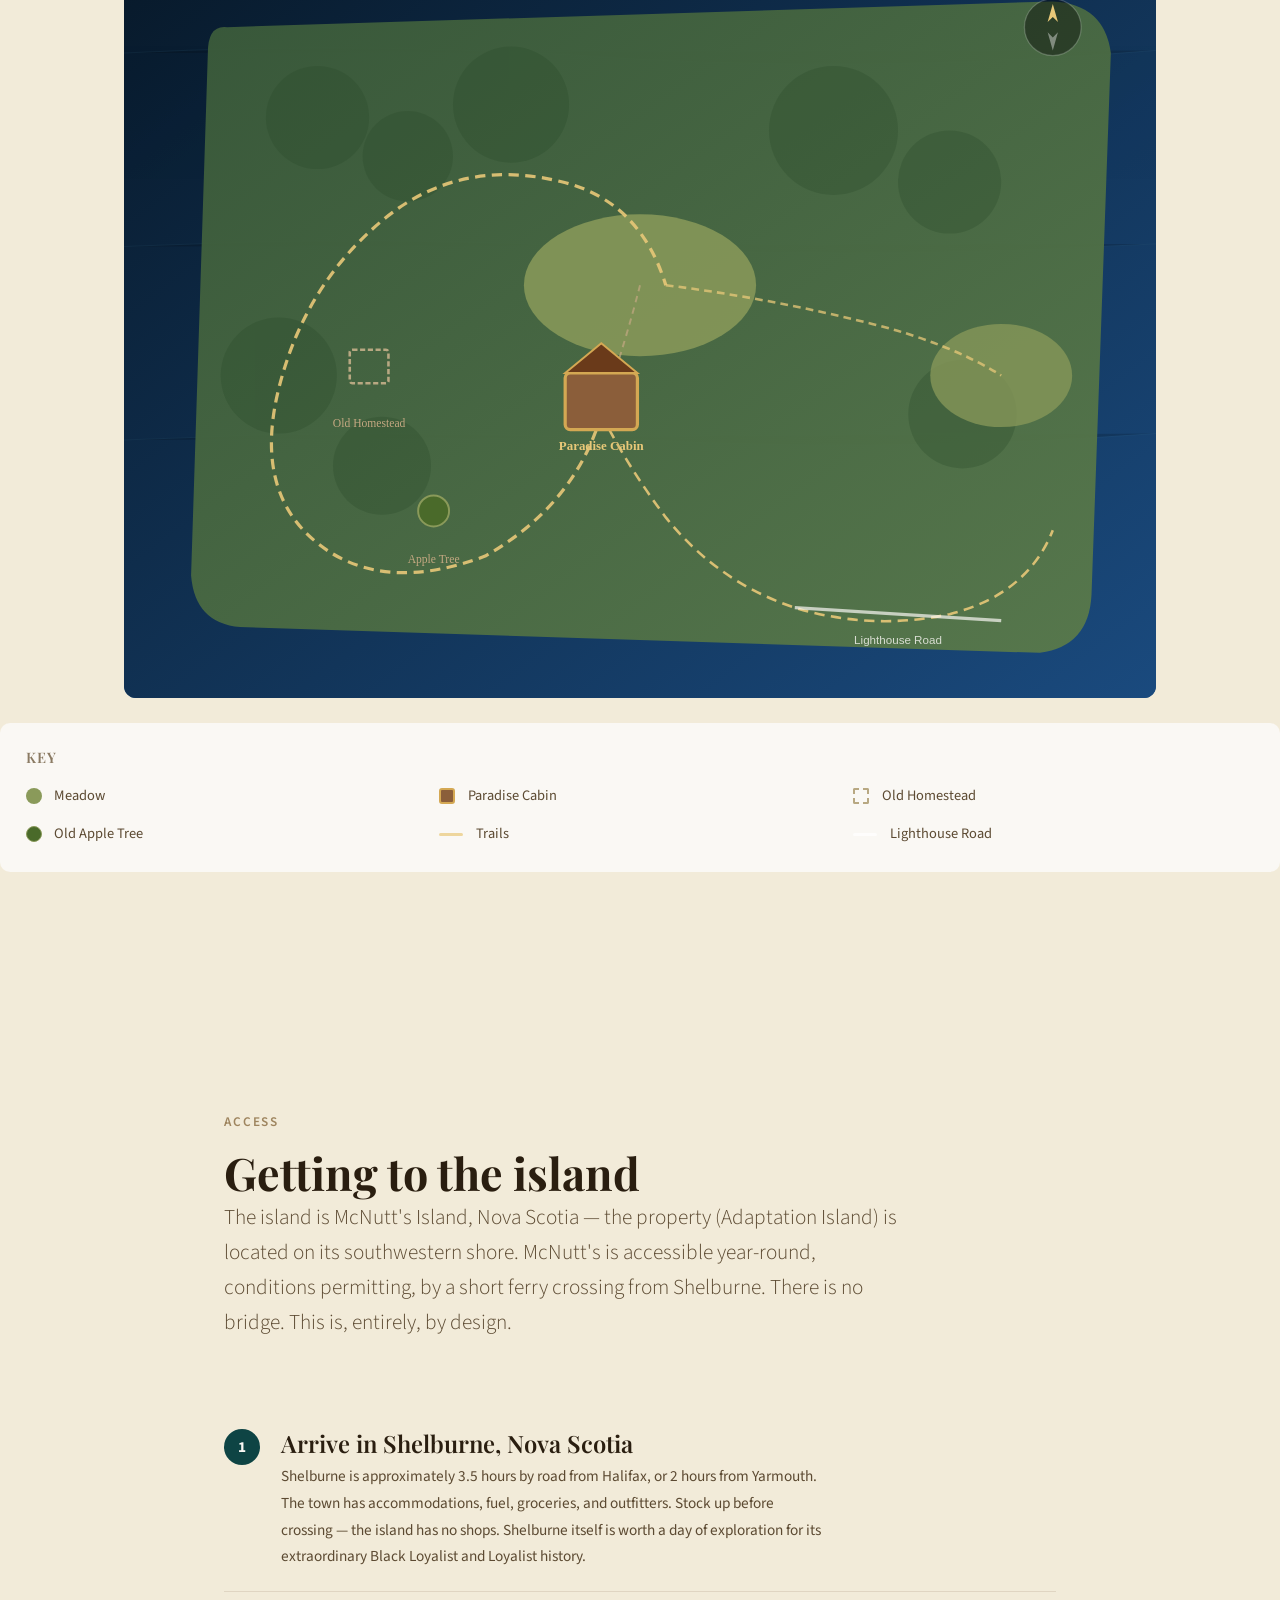
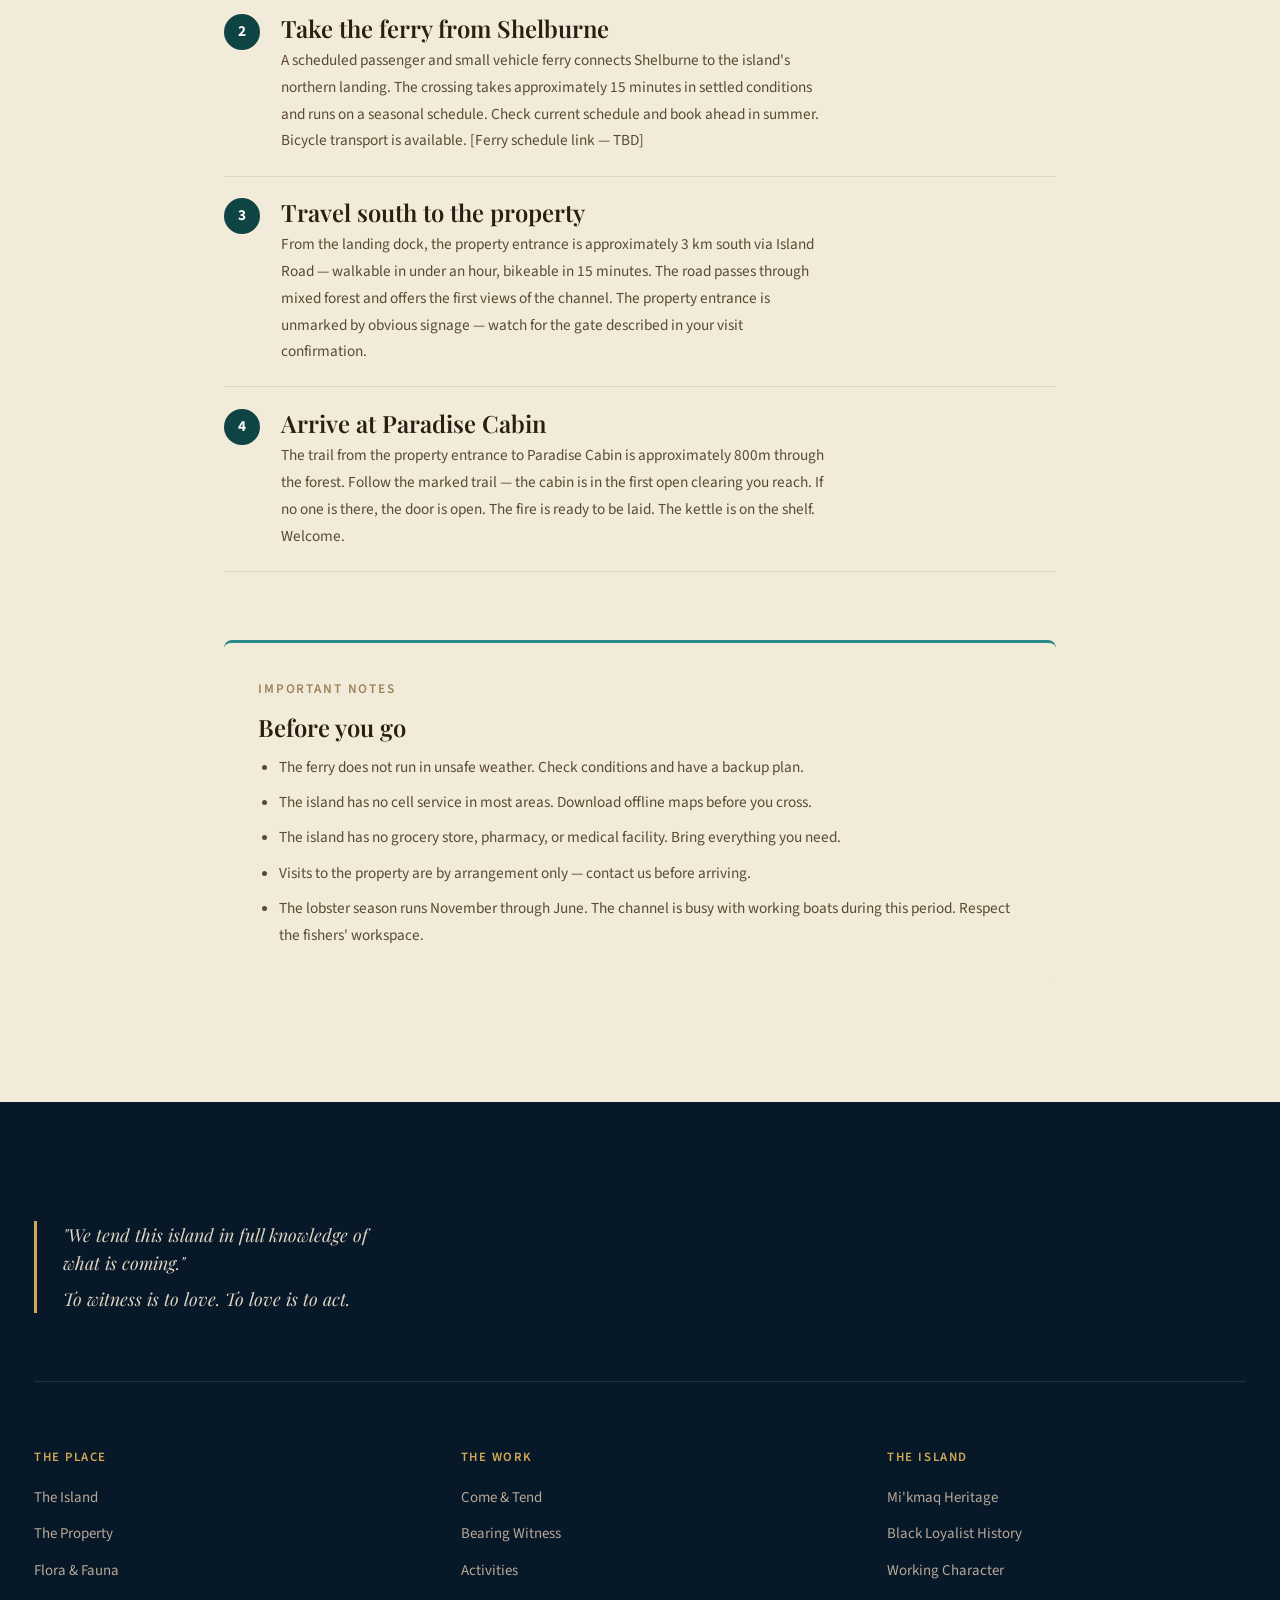
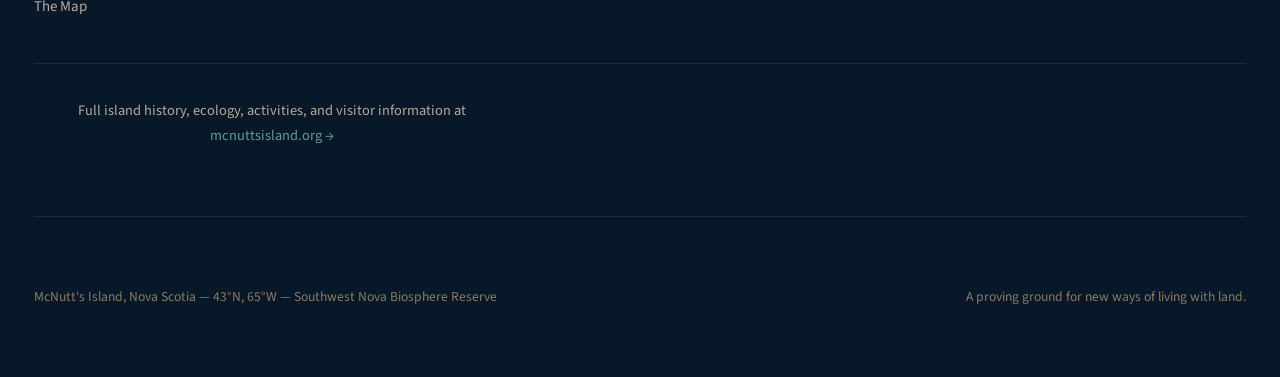
<file: the-map.html>
<!DOCTYPE html>
<html lang="en">
<head>
  <link rel="icon" type="image/x-icon" href="favicon.ico">
  <link rel="icon" type="image/png" sizes="32x32" href="favicon_32.png">
  <link rel="apple-touch-icon" sizes="256x256" href="favicon_256.png">
  <meta name="theme-color" content="#042C53">
  <!-- Google tag (gtag.js) -->
  <script async src="https://www.googletagmanager.com/gtag/js?id=G-XDGM3WSP18"></script>
  <script>
    window.dataLayer = window.dataLayer || [];
    function gtag(){dataLayer.push(arguments);}
    gtag('js', new Date());

    gtag('config', 'G-XDGM3WSP18');
  </script>
  <meta charset="UTF-8">
  <meta name="viewport" content="width=device-width, initial-scale=1.0">
  <meta name="description" content="An illustrated map of the Adaptation Island property on McNutt's Island, Nova Scotia — landmarks, trail network, and named places. With a simple locator showing the island's position off Shelburne.">
  <meta property="og:title" content="The Map — Adaptation Island">
  <meta property="og:description" content="Property map with landmarks, trails, and named places — plus a locator showing McNutt's Island off the South Shore of Nova Scotia.">
  <title>The Map — Adaptation Island · A Property on McNutt's Island, Nova Scotia</title>
  <link rel="preconnect" href="https://fonts.googleapis.com">
  <link rel="preconnect" href="https://fonts.gstatic.com" crossorigin>
  <link href="https://fonts.googleapis.com/css2?family=Playfair+Display:ital,wght@0,400;0,600;0,700;1,400;1,600&family=Source+Sans+3:ital,wght@0,300;0,400;0,600;1,300&display=swap" rel="stylesheet">
  <link rel="stylesheet" href="css/main.css">
  <style>
    /* Map page layout */
    .map-page-hero {
      background: var(--ocean-deep);
      padding: calc(var(--space-xl) + 4rem) 0 var(--space-lg);
      text-align: center;
    }

    .map-page-hero h1 { color: var(--cream); }
    .map-page-hero p  { color: var(--stone); }

    /* Locator map */
    .locator-section {
      background: var(--ocean-mid);
      padding: var(--space-xl) 0;
    }

    .locator-note {
      text-align: center;
      color: var(--stone);
      font-size: 0.9rem;
      margin-top: 1.25rem;
    }

    .locator-note a { color: var(--teal); }

    .island-map-wrap {
      max-width: 1100px;
      margin: 0 auto;
      padding: 0 2rem;
    }

    /* Property map section */
    .property-map-full {
      background: var(--sand);
      padding: var(--space-xl) 0;
    }

    /* Landmark key */
    .landmark-key {
      background: var(--cream);
      border-radius: 10px;
      padding: 1.5rem;
      margin-top: 1.5rem;
    }

    .landmark-key h4 {
      margin-bottom: 1rem;
      font-size: 0.85rem;
      letter-spacing: 0.1em;
      text-transform: uppercase;
      color: var(--text-muted);
    }

    .key-grid {
      display: grid;
      grid-template-columns: repeat(3, 1fr);
      gap: 0.75rem;
    }

    .key-item {
      display: flex;
      align-items: center;
      gap: 0.75rem;
      font-size: 0.85rem;
      color: var(--text-mid);
    }

    .key-symbol {
      width: 16px;
      height: 16px;
      border-radius: 50%;
      flex-shrink: 0;
      display: flex;
      align-items: center;
      justify-content: center;
      font-size: 9px;
    }

    /* Getting here section */
    .getting-here {
      padding: var(--space-xl) 0;
    }

    .route-steps {
      counter-reset: step;
      padding: 0;
    }

    .route-step {
      counter-increment: step;
      display: grid;
      grid-template-columns: auto 1fr;
      gap: 1.25rem;
      padding: 1.25rem 0;
      border-bottom: 1px solid var(--stone);
      align-items: start;
    }

    .route-step::before {
      content: counter(step);
      width: 36px;
      height: 36px;
      border-radius: 50%;
      background: var(--teal-dark);
      color: var(--cream);
      display: flex;
      align-items: center;
      justify-content: center;
      font-weight: 700;
      font-size: 0.9rem;
      flex-shrink: 0;
    }

    .route-step h4 { margin-bottom: 0.3rem; }
    .route-step p  { font-size: 0.9rem; color: var(--text-mid); margin-bottom: 0; }

    @media (max-width: 768px) {
      .key-grid { grid-template-columns: 1fr 1fr; }
    }

    @media (max-width: 480px) {
      .key-grid { grid-template-columns: 1fr; }
    }
  </style>
</head>
<body>

  <div id="nav-placeholder"></div>

  <!-- PAGE HERO -->
  <div class="map-page-hero">
    <span class="hero-eyebrow" style="color:var(--gold);">Orientation</span>
    <h1 class="fade-in">The Map</h1>
    <p class="lead fade-in fade-in-delay-1" style="margin:0 auto; max-width:52ch;">An illustrated guide to the Adaptation Island property — landmarks, trail network, and named places — with a simple locator showing McNutt's Island's position off Shelburne, Nova Scotia.</p>
  </div>

  <!-- LOCATOR MAP -->
  <section class="locator-section" id="locator">
    <div class="island-map-wrap">
      <p class="fade-in" style="color:var(--stone); text-align:center; margin-bottom:1.5rem;">McNutt's Island sits off the South Shore of Nova Scotia, a 15-minute ferry from Shelburne. The Adaptation Island property occupies approximately 200 acres on the island's southwestern shore.</p>
      <div class="map-container fade-in" style="border-radius:12px; overflow:hidden; max-width:640px; margin:0 auto;">
        <svg class="map-svg" viewBox="0 0 640 340" xmlns="http://www.w3.org/2000/svg"
             aria-label="Locator map: McNutt's Island off Shelburne, Nova Scotia">
          <defs>
            <radialGradient id="locatorOcean" cx="50%" cy="60%" r="70%">
              <stop offset="0%" stop-color="#1A4A7E"/>
              <stop offset="100%" stop-color="#071828"/>
            </radialGradient>
          </defs>

          <!-- Ocean -->
          <rect width="640" height="340" fill="url(#locatorOcean)"/>
          <!-- Subtle wave lines -->
          <g opacity="0.08" stroke="#4A8AB8" stroke-width="0.8" fill="none">
            <path d="M0,160 Q160,152 320,160 Q480,168 640,156"/>
            <path d="M0,260 Q160,252 320,260 Q480,268 640,256"/>
          </g>

          <!-- Mainland Nova Scotia -->
          <path d="M0,0 L640,0 L640,100 Q520,112 400,98 Q310,88 230,98 Q140,108 60,96 Q30,92 0,98 Z" fill="#3A5A3A" opacity="0.55"/>
          <text x="320" y="50" text-anchor="middle" font-family="Georgia,serif" font-size="14" fill="rgba(255,255,255,0.45)" font-style="italic">Mainland Nova Scotia</text>
          <!-- Shelburne -->
          <circle cx="330" cy="93" r="5" fill="#D4A853" opacity="0.9"/>
          <text x="330" y="83" text-anchor="middle" font-family="sans-serif" font-size="11" fill="#E8C878">Shelburne</text>
          <!-- Ferry crossing -->
          <line x1="330" y1="100" x2="314" y2="158" stroke="#D4A853" stroke-width="1.5" stroke-dasharray="5,3" opacity="0.5"/>
          <text x="362" y="136" font-family="sans-serif" font-size="9" fill="rgba(255,255,255,0.35)">~15 min ferry</text>
          <!-- Channel label -->
          <text x="430" y="148" font-family="Georgia,serif" font-size="11" fill="rgba(255,255,255,0.2)" font-style="italic">The Channel</text>

          <!-- McNutt's Island — simple elongated form -->
          <path d="M258,163 Q276,156 300,154 Q324,152 344,160 Q360,167 364,182 Q368,198 364,248 Q360,288 348,310 Q336,326 318,329 Q300,331 284,326 Q268,318 258,300 Q246,280 244,248 Q240,212 244,185 Q248,170 258,163 Z" fill="#4A6A3A" opacity="0.88"/>
          <!-- Property marker -->
          <circle cx="252" cy="238" r="10" fill="rgba(212,168,83,0.2)" stroke="#D4A853" stroke-width="1.5"/>
          <circle cx="252" cy="238" r="4" fill="#D4A853"/>
          <text x="236" y="260" text-anchor="middle" font-family="Georgia,serif" font-size="9" fill="#E8C878" font-style="italic">The Property</text>
          <!-- Island label -->
          <text x="315" y="248" text-anchor="middle" font-family="Georgia,serif" font-size="12" fill="rgba(255,255,255,0.4)" font-style="italic">McNutt's Island</text>
          <!-- Atlantic Ocean -->
          <text x="530" y="250" text-anchor="middle" font-family="Georgia,serif" font-size="13" fill="rgba(255,255,255,0.15)" font-style="italic">Atlantic</text>
          <text x="530" y="268" text-anchor="middle" font-family="Georgia,serif" font-size="13" fill="rgba(255,255,255,0.15)" font-style="italic">Ocean</text>
          <!-- Compass -->
          <g transform="translate(598,52)">
            <circle cx="0" cy="0" r="22" fill="rgba(0,0,0,0.45)" stroke="rgba(255,255,255,0.15)" stroke-width="1"/>
            <polygon points="0,-17 3,-5 0,-8 -3,-5" fill="#E8C878"/>
            <polygon points="0,17 3,5 0,8 -3,5" fill="rgba(255,255,255,0.3)"/>
            <text y="-21" text-anchor="middle" font-family="sans-serif" font-size="11" fill="#E8C878" font-weight="bold">N</text>
          </g>
        </svg>
      </div>
      <p class="locator-note fade-in">For a full map of McNutt's Island — including the lighthouse, WWII gun battery, Horseshoe Beach, and all island roads — visit <a href="https://mcnuttsisland.org" target="_blank" rel="noopener">mcnuttsisland.org</a>.</p>
    </div>
  </section>

  <!-- PROPERTY MAP -->
  <section class="property-map-full" id="property-map">
    <div class="island-map-wrap">
      <div class="fade-in" style="margin-bottom:1.5rem;">
        <span class="eyebrow" style="color:var(--gold);">The Property in Detail</span>
        <p style="color:var(--text-mid); margin-top:0.5rem; margin-bottom:0;">The ~200-acre Adaptation Island property — landmarks, trail network, and named places. Hover over features for descriptions.</p>
      </div>
      <div class="map-container fade-in" id="property-map-container-2" style="border-radius:12px; overflow:hidden;">
          <svg id="property-svg-2" class="map-svg" viewBox="0 0 800 600" xmlns="http://www.w3.org/2000/svg">
            <!-- (Same SVG as the-property.html property map — full version) -->
            <defs>
              <linearGradient id="waterGrad2" x1="0%" y1="0%" x2="100%" y2="100%">
                <stop offset="0%"   stop-color="#071828"/>
                <stop offset="100%" stop-color="#1A4A7E"/>
              </linearGradient>
              <linearGradient id="landGrad2" x1="0%" y1="0%" x2="100%" y2="100%">
                <stop offset="0%"   stop-color="#3A5A3A"/>
                <stop offset="100%" stop-color="#5A7A4A"/>
              </linearGradient>
            </defs>
            <rect width="800" height="600" fill="url(#waterGrad2)"/>
            <g opacity="0.15" stroke="#4A8AA8" stroke-width="0.5">
              <path d="M0,100 Q200,90 400,105 Q600,115 800,98"/>
              <path d="M0,250 Q200,240 400,252 Q600,260 800,248"/>
              <path d="M0,400 Q200,390 400,400 Q600,410 800,395"/>
            </g>
            <path d="M80,80 L720,60 Q760,62 765,100 L750,520 Q748,560 710,565 L90,545 Q55,542 52,505 L65,100 Q65,78 80,80 Z"
                  fill="url(#landGrad2)" opacity="0.95"/>
            <g fill="#2A4A2A" opacity="0.3">
              <circle cx="150" cy="150" r="40"/>
              <circle cx="220" cy="180" r="35"/>
              <circle cx="300" cy="140" r="45"/>
              <circle cx="550" cy="160" r="50"/>
              <circle cx="640" cy="200" r="40"/>
              <circle cx="120" cy="350" r="45"/>
              <circle cx="200" cy="420" r="38"/>
              <circle cx="650" cy="380" r="42"/>
            </g>
            <ellipse cx="400" cy="280" rx="90" ry="55" fill="#8A9A5A" opacity="0.85"
                     class="map-landmark" data-name="Arcadia Meadow"
                     data-desc="The main meadow — wild blueberries, chanterelles at the forest edge. The heart of summer abundance."/>
            <ellipse cx="680" cy="350" rx="55" ry="40" fill="#8A9A5A" opacity="0.75"
                     class="map-landmark" data-name="Ends of the Earth Meadow"
                     data-desc="Salt-wind heath at the property's outermost reach — unbroken Atlantic horizon, seals on the ledges below."/>
            <path d="M370,380 Q350,450 280,490 Q200,520 150,480 Q100,440 120,360 Q140,280 200,230 Q260,180 340,200 Q400,215 420,280"
                  fill="none" stroke="#E8C878" stroke-width="2.5" stroke-dasharray="8,5" opacity="0.9"/>
            <path d="M370,380 Q390,420 420,460 Q460,510 520,530 Q580,548 640,535 Q700,520 720,470"
                  fill="none" stroke="#E8C878" stroke-width="2" stroke-dasharray="8,5" opacity="0.9"/>
            <path d="M420,280 Q500,290 580,310 Q640,325 680,350"
                  fill="none" stroke="#E8C878" stroke-width="2" stroke-dasharray="6,4" opacity="0.75"/>
            <path d="M400,280 Q390,320 370,380"
                  fill="none" stroke="#C4A882" stroke-width="1.5" stroke-dasharray="5,4" opacity="0.7"/>
            <g class="map-landmark" data-name="Paradise Cabin"
               data-desc="The off-grid cabin — solar, wood, rainwater. Base camp and heart of the property.">
              <rect x="342" y="348" width="56" height="44" rx="4" fill="#8B5E3A" stroke="#D4A853" stroke-width="2.5"/>
              <polygon points="342,348 370,325 398,348" fill="#6A3A1A" stroke="#D4A853" stroke-width="1.5"/>
              <text x="370" y="408" text-anchor="middle" font-family="Georgia,serif" font-size="10" fill="#E8C878" font-weight="bold">Paradise Cabin</text>
            </g>
            <g class="map-landmark" data-name="Old Homestead & Root Cellar"
               data-desc="Foundation stones of earlier habitation — possibly connected to Black Loyalist land grants of 1783.">
              <rect x="175" y="330" width="30" height="26" rx="2" fill="none" stroke="#B8A882" stroke-width="2" stroke-dasharray="4,2"/>
              <text x="190" y="390" text-anchor="middle" font-family="Georgia,serif" font-size="9" fill="#C4A882">Old Homestead</text>
            </g>
            <g class="map-landmark" data-name="Old Apple Tree"
               data-desc="100–200 years old. Someone planted this imagining future abundance. That act continues.">
              <circle cx="240" cy="455" r="12" fill="#4A6A2A" stroke="#8A9A5A" stroke-width="1.5"/>
              <text x="240" y="495" text-anchor="middle" font-family="Georgia,serif" font-size="9" fill="#C4A882">Apple Tree</text>
            </g>
            <line x1="520" y1="530" x2="680" y2="540" stroke="#FAF8F4" stroke-width="2.5" opacity="0.7"/>
            <text x="600" y="558" text-anchor="middle" font-family="sans-serif" font-size="9" fill="#FAF8F4" opacity="0.8">Lighthouse Road</text>
            <g transform="translate(720,80)">
              <circle cx="0" cy="0" r="22" fill="rgba(0,0,0,0.4)" stroke="rgba(255,255,255,0.2)" stroke-width="1"/>
              <polygon points="0,-18 4,-4 0,-8 -4,-4" fill="#E8C878"/>
              <polygon points="0,18 4,4 0,8 -4,4" fill="rgba(255,255,255,0.4)"/>
              <text y="-22" text-anchor="middle" font-family="sans-serif" font-size="10" fill="#E8C878" font-weight="bold">N</text>
            </g>
          </svg>
          <div class="map-tooltip" id="property-tooltip-2"></div>
        </div>
      </div>
      <div class="landmark-key fade-in">
        <h4>Key</h4>
        <div class="key-grid">
          <div class="key-item">
            <div class="key-symbol" style="background:#8A9A5A;"></div>
            <span>Meadow</span>
          </div>
          <div class="key-item">
            <div class="key-symbol" style="background:#8B5E3A; border: 2px solid #D4A853; border-radius:3px;"></div>
            <span>Paradise Cabin</span>
          </div>
          <div class="key-item">
            <div class="key-symbol" style="background:none; border: 2px dashed #B8A882; border-radius:2px;"></div>
            <span>Old Homestead</span>
          </div>
          <div class="key-item">
            <div class="key-symbol" style="background:#4A6A2A; border: 1.5px solid #8A9A5A;"></div>
            <span>Old Apple Tree</span>
          </div>
          <div class="key-item">
            <div class="key-symbol" style="background:rgba(232,200,120,0.7); height:3px; width:24px; border-radius:2px;"></div>
            <span>Trails</span>
          </div>
          <div class="key-item">
            <div class="key-symbol" style="background:rgba(255,255,255,0.7); height:3px; width:24px; border-radius:2px;"></div>
            <span>Lighthouse Road</span>
          </div>
        </div>
      </div>
    </div>
  </section>

  <!-- GETTING HERE -->
  <section class="getting-here section--sand" id="getting-here">
    <div class="container--narrow">
      <div class="fade-in mb-lg">
        <span class="eyebrow">Access</span>
        <h2>Getting to the island</h2>
        <p class="lead">The island is McNutt's Island, Nova Scotia — the property (Adaptation Island) is located on its southwestern shore. McNutt's is accessible year-round, conditions permitting, by a short ferry crossing from Shelburne. There is no bridge. This is, entirely, by design.</p>
      </div>
      <ol class="route-steps">
        <div class="route-step fade-in">
          <div>
            <h4>Arrive in Shelburne, Nova Scotia</h4>
            <p>Shelburne is approximately 3.5 hours by road from Halifax, or 2 hours from Yarmouth. The town has accommodations, fuel, groceries, and outfitters. Stock up before crossing — the island has no shops. Shelburne itself is worth a day of exploration for its extraordinary Black Loyalist and Loyalist history.</p>
          </div>
        </div>
        <div class="route-step fade-in">
          <div>
            <h4>Take the ferry from Shelburne</h4>
            <p>A scheduled passenger and small vehicle ferry connects Shelburne to the island's northern landing. The crossing takes approximately 15 minutes in settled conditions and runs on a seasonal schedule. Check current schedule and book ahead in summer. Bicycle transport is available. [Ferry schedule link — TBD]</p>
          </div>
        </div>
        <div class="route-step fade-in">
          <div>
            <h4>Travel south to the property</h4>
            <p>From the landing dock, the property entrance is approximately 3 km south via Island Road — walkable in under an hour, bikeable in 15 minutes. The road passes through mixed forest and offers the first views of the channel. The property entrance is unmarked by obvious signage — watch for the gate described in your visit confirmation.</p>
          </div>
        </div>
        <div class="route-step fade-in">
          <div>
            <h4>Arrive at Paradise Cabin</h4>
            <p>The trail from the property entrance to Paradise Cabin is approximately 800m through the forest. Follow the marked trail — the cabin is in the first open clearing you reach. If no one is there, the door is open. The fire is ready to be laid. The kettle is on the shelf. Welcome.</p>
          </div>
        </div>
      </ol>

      <div class="landmark-card fade-in" style="margin-top:var(--space-lg); border-top-color:var(--teal);">
        <span class="eyebrow">Important Notes</span>
        <h4 style="margin-bottom:0.75rem;">Before you go</h4>
        <ul style="padding-left:1.25rem; color:var(--text-mid); font-size:0.9rem; list-style:disc;">
          <li style="margin-bottom:0.5rem;">The ferry does not run in unsafe weather. Check conditions and have a backup plan.</li>
          <li style="margin-bottom:0.5rem;">The island has no cell service in most areas. Download offline maps before you cross.</li>
          <li style="margin-bottom:0.5rem;">The island has no grocery store, pharmacy, or medical facility. Bring everything you need.</li>
          <li style="margin-bottom:0.5rem;">Visits to the property are by arrangement only — contact us before arriving.</li>
          <li>The lobster season runs November through June. The channel is busy with working boats during this period. Respect the fishers' workspace.</li>
        </ul>
      </div>
    </div>
  </section>

  <div id="footer-placeholder"></div>
  <script src="js/main.js"></script>
  <script src="js/map-interactions.js"></script>
</body>
</html>
</file>
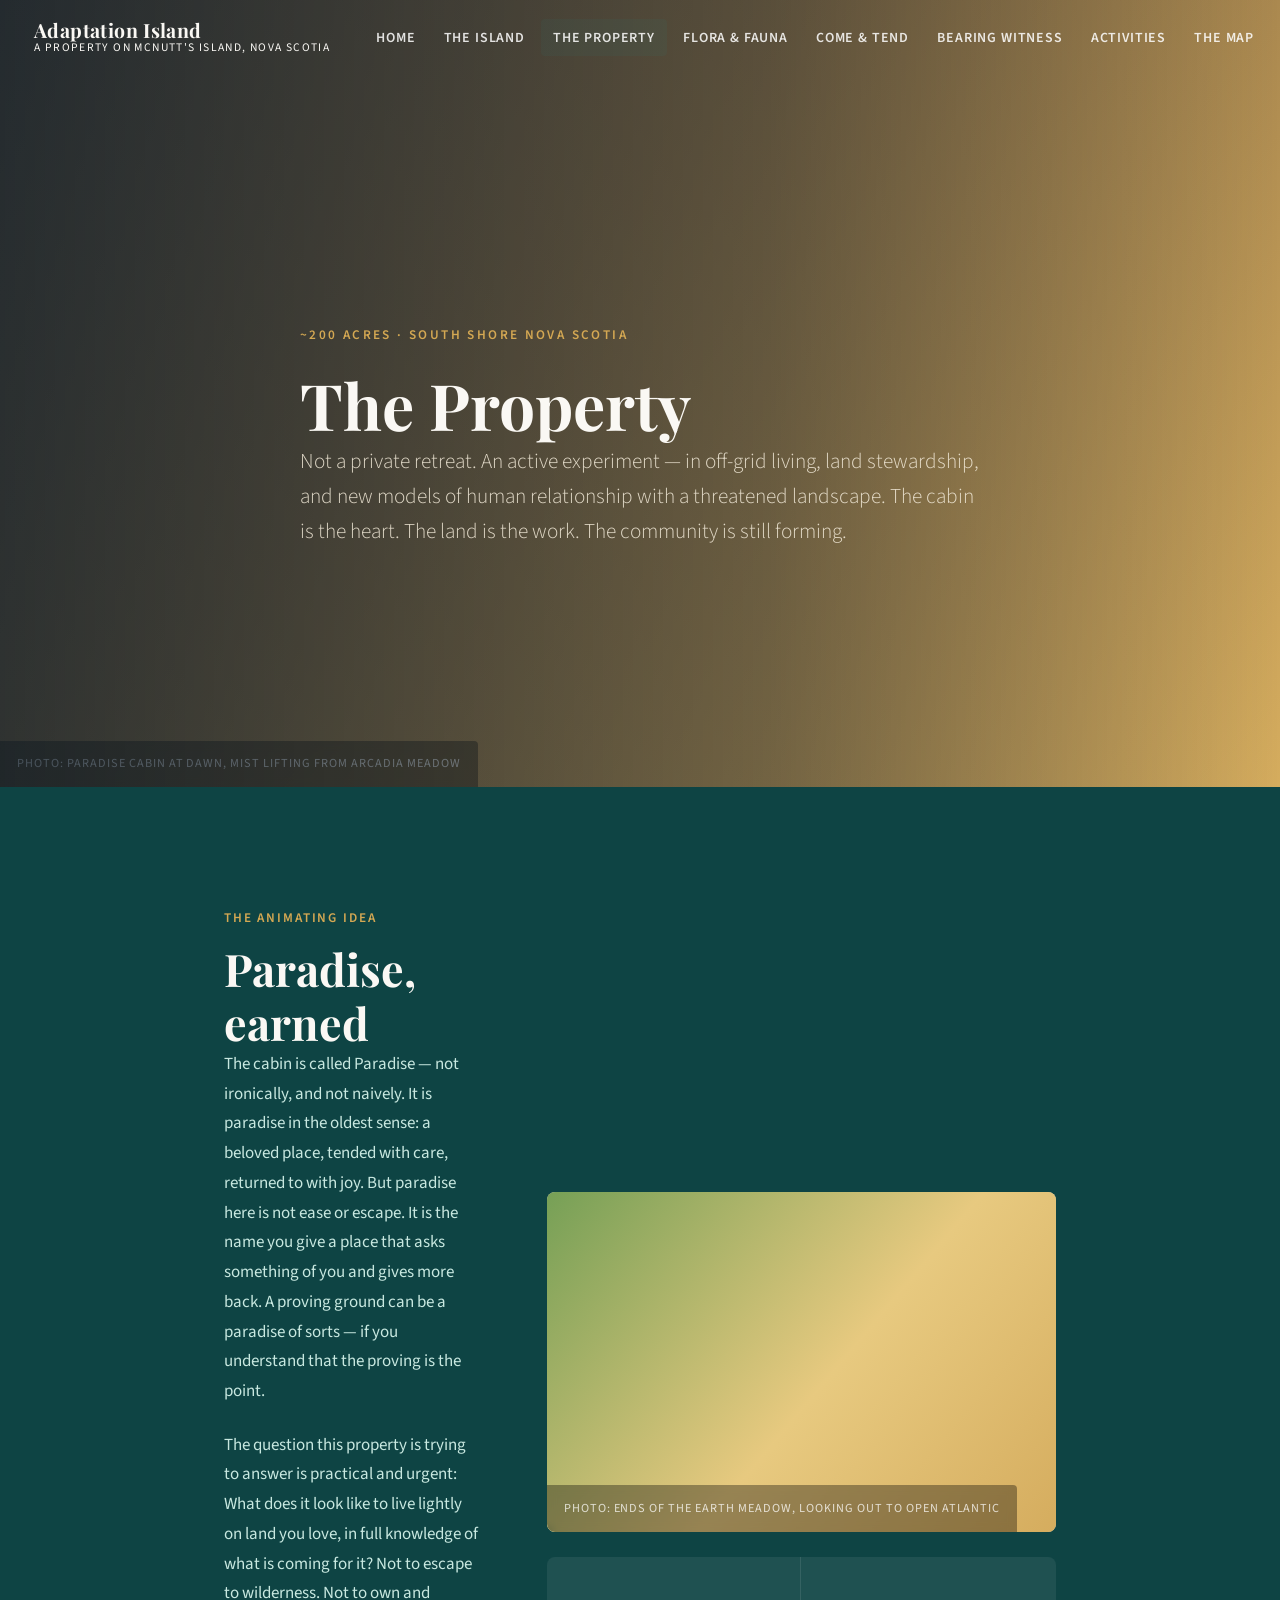
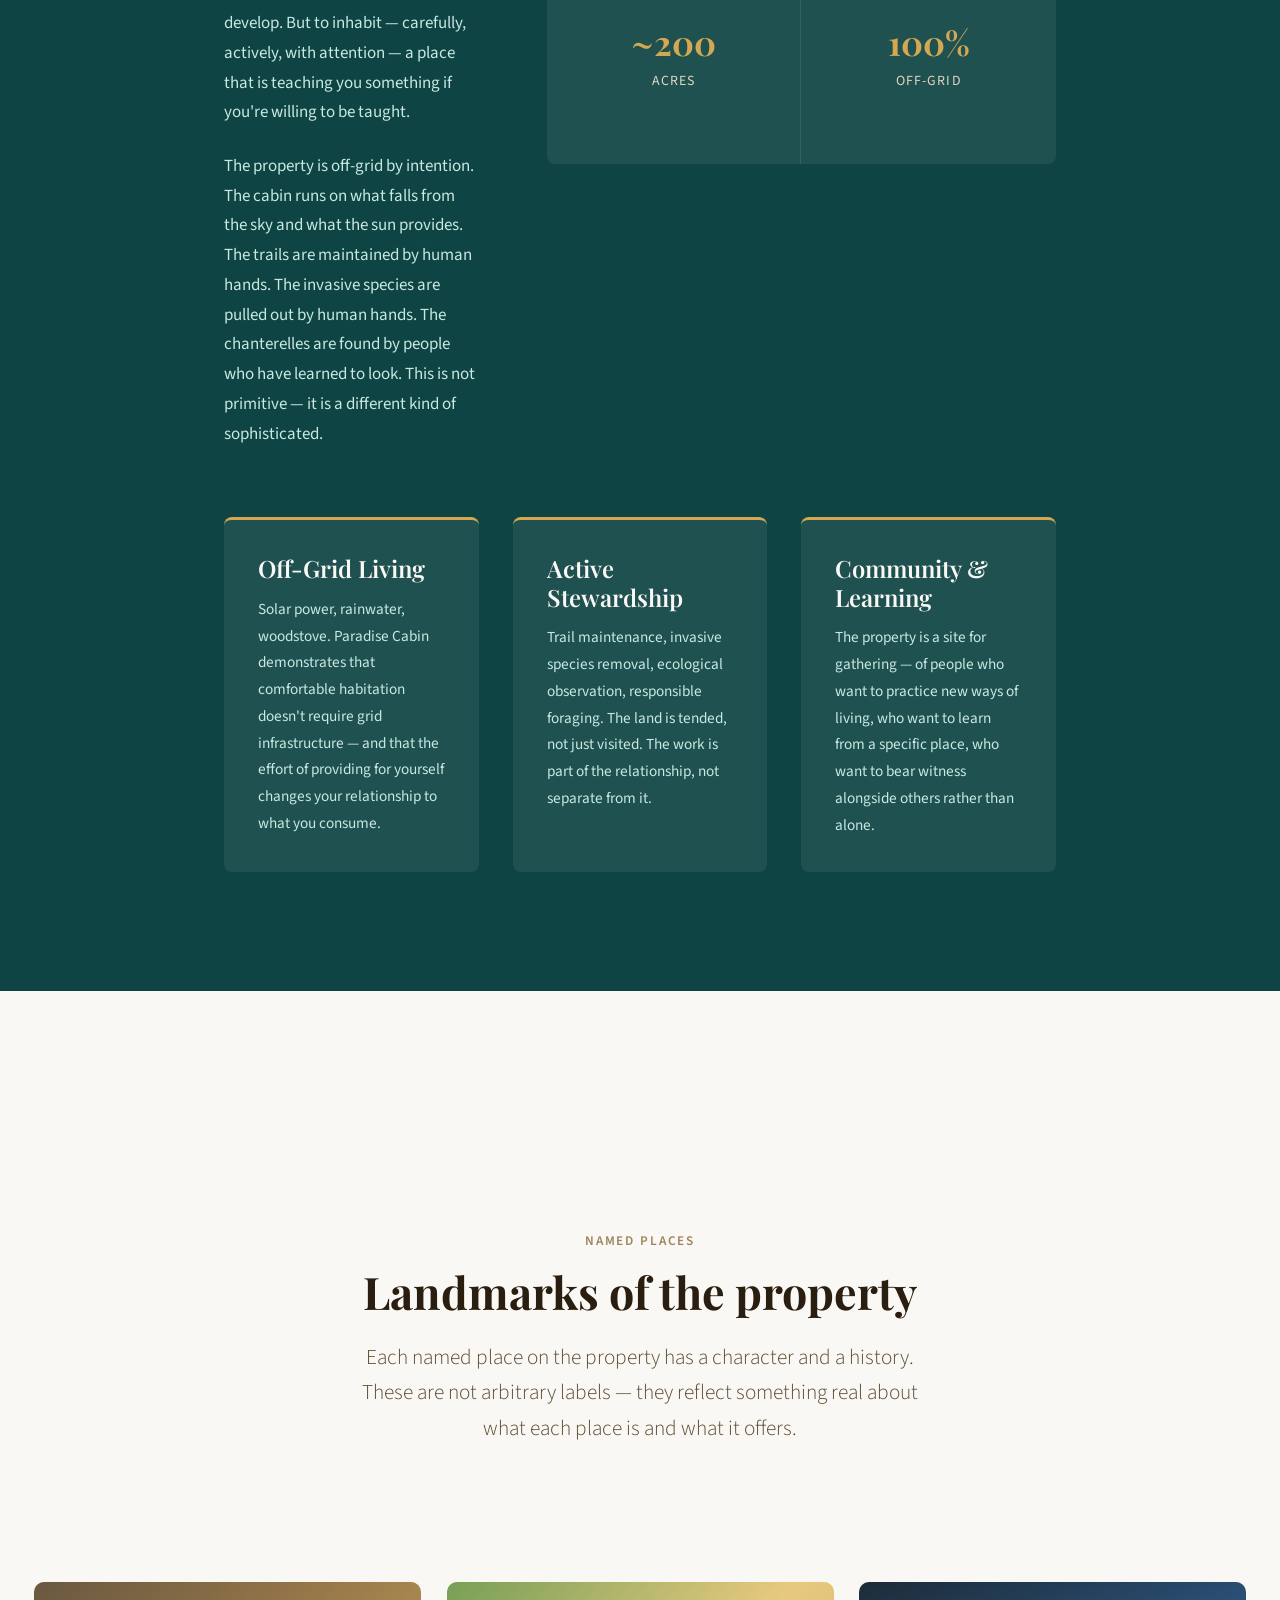
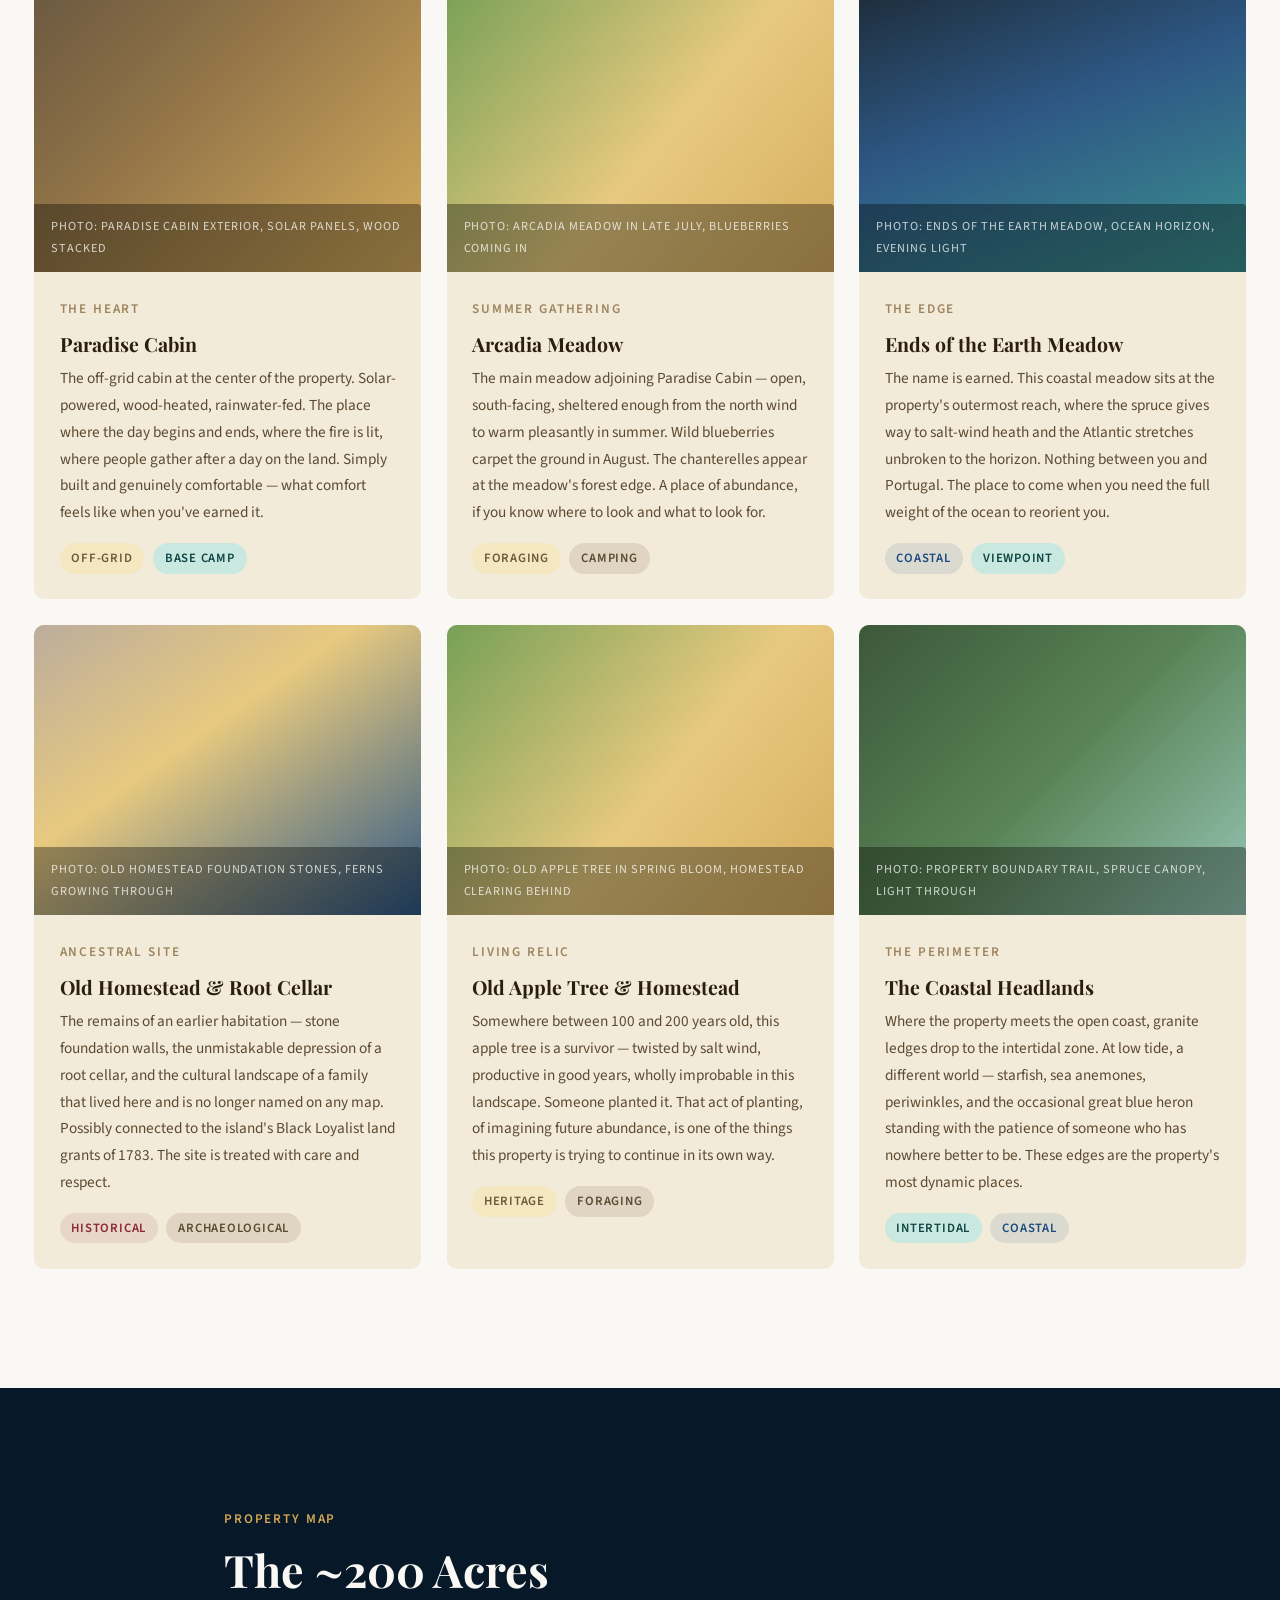
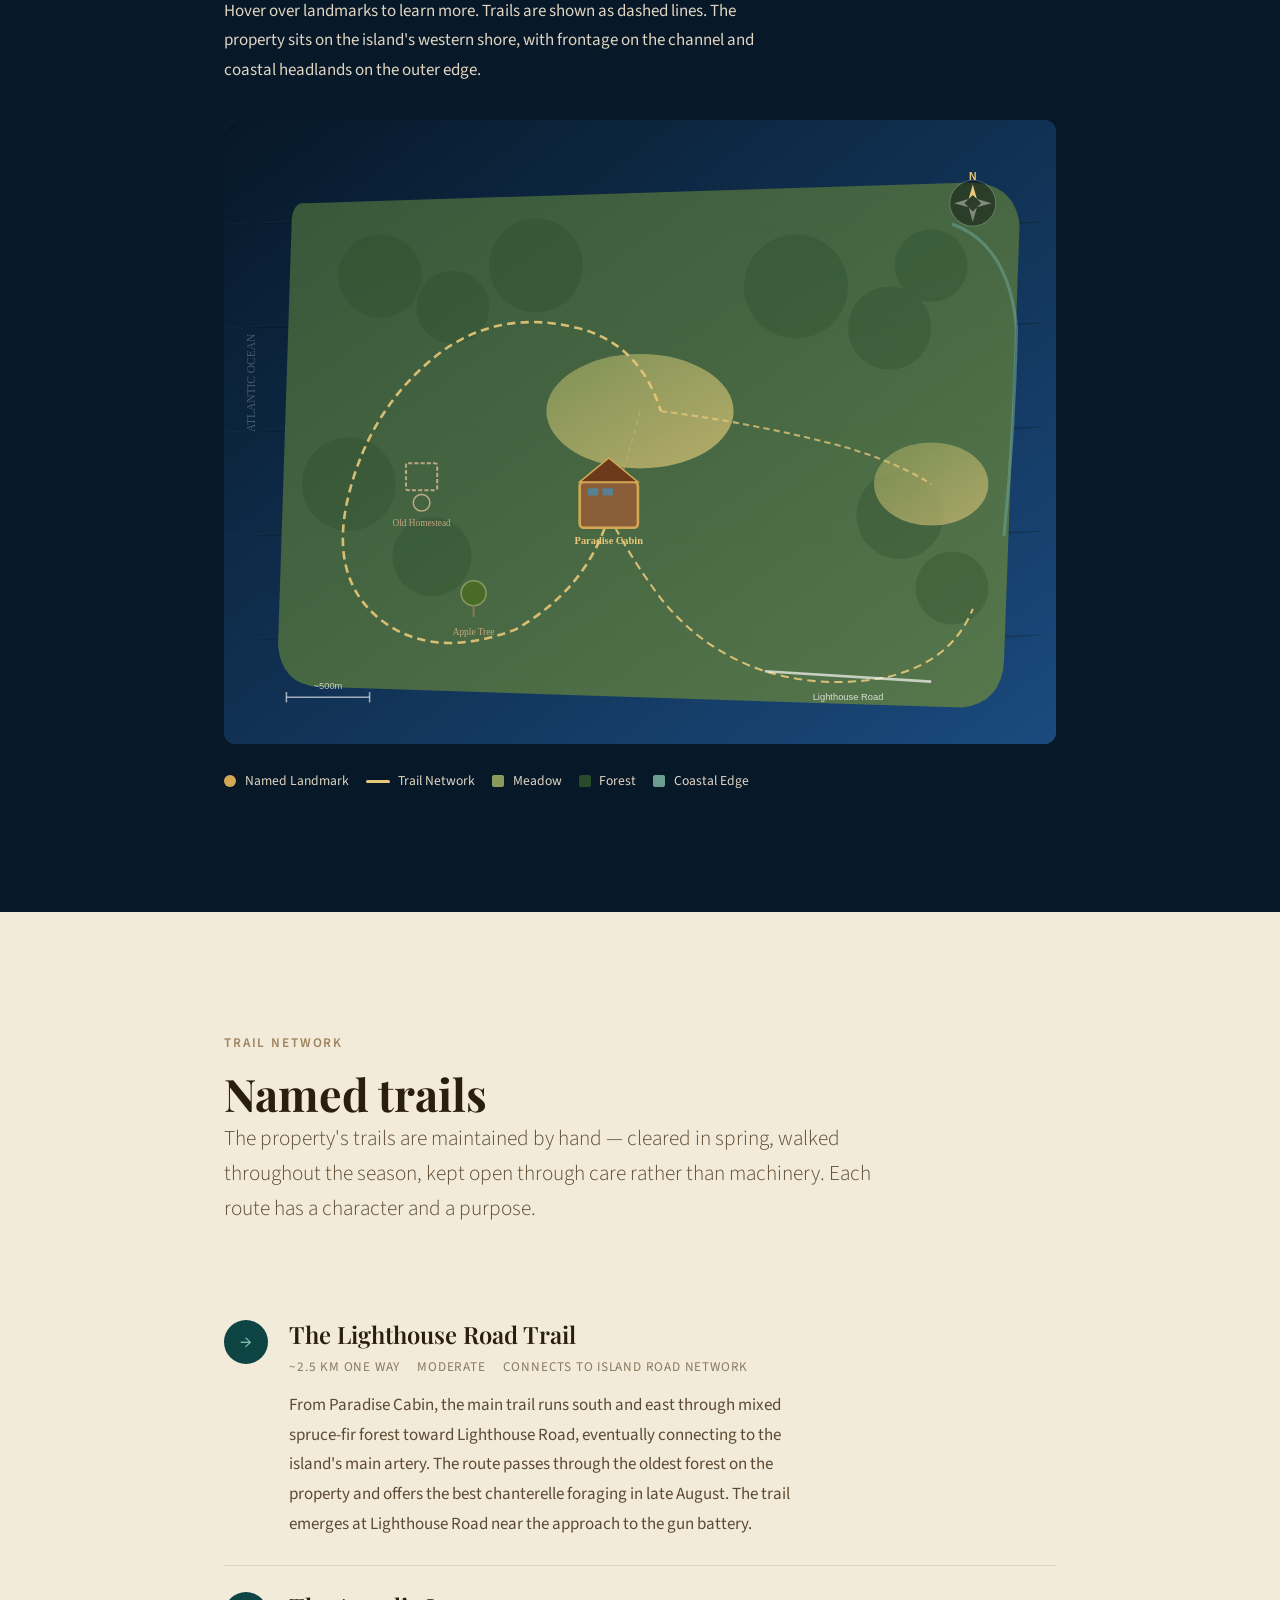
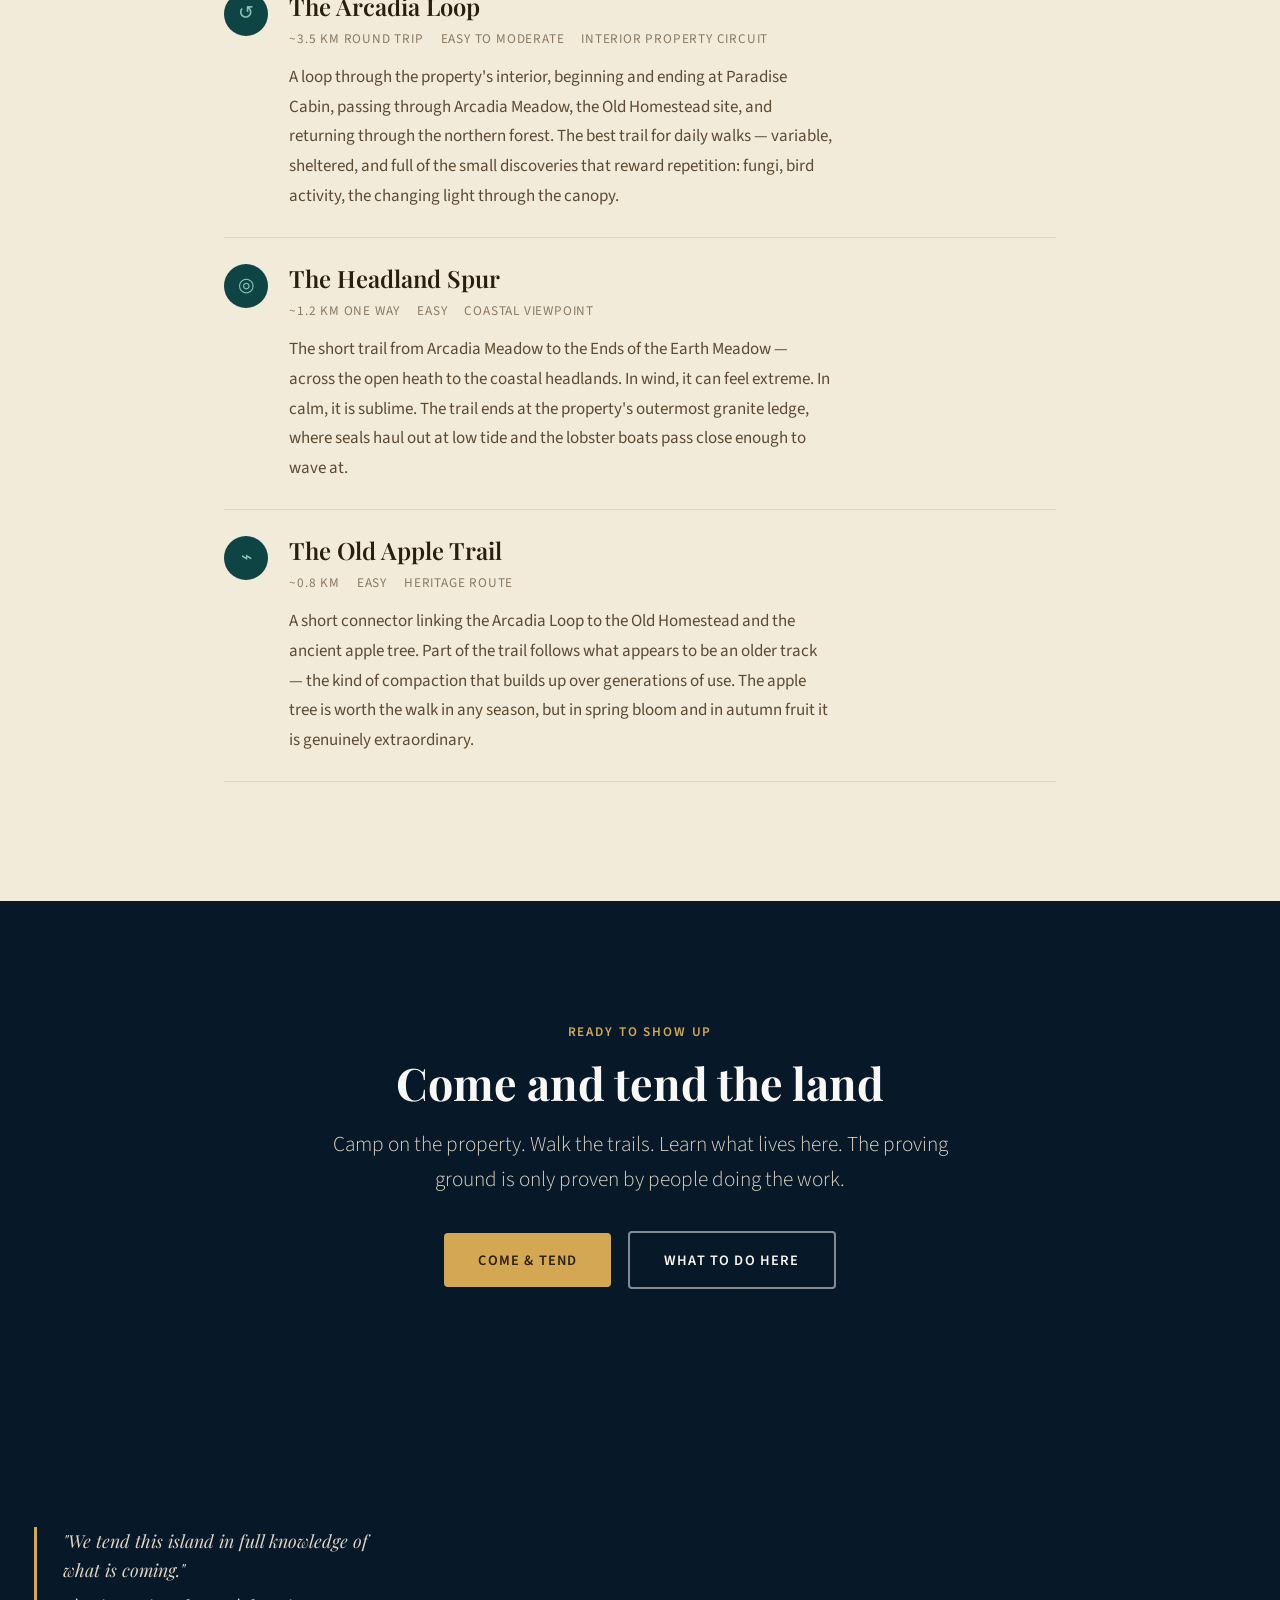
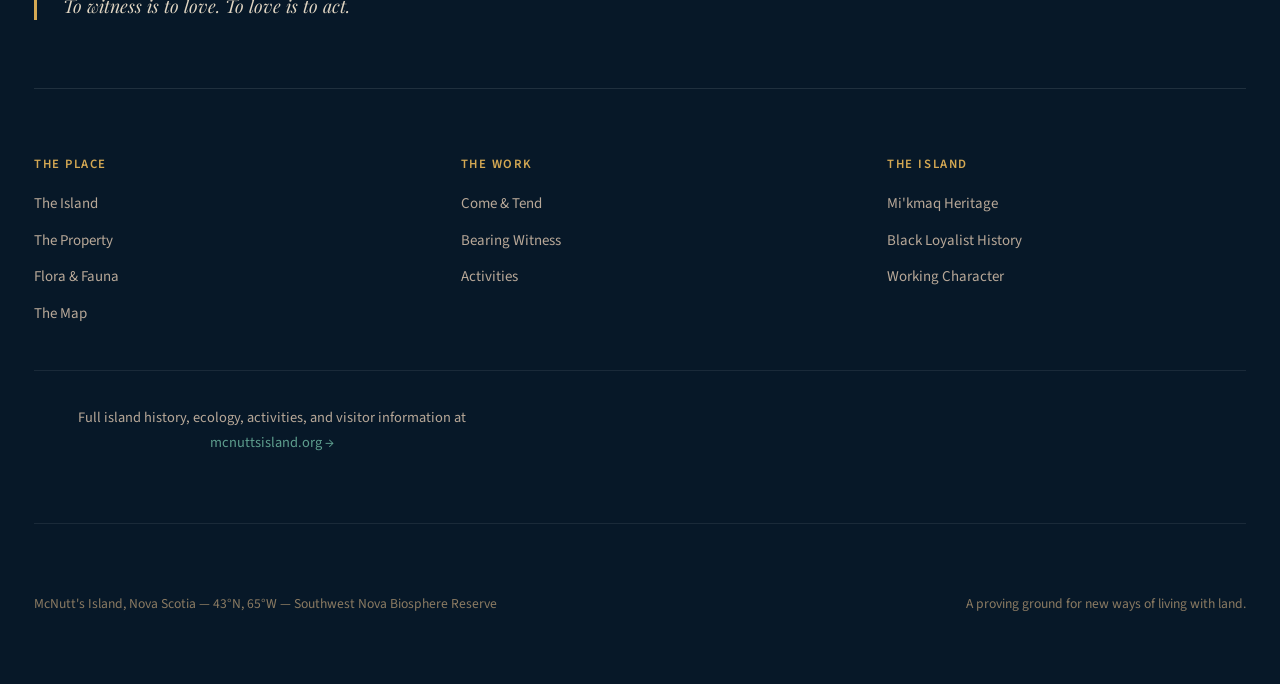
<file: the-property.html>
<!DOCTYPE html>
<html lang="en">
<head>
  <link rel="icon" type="image/x-icon" href="favicon.ico">
  <link rel="icon" type="image/png" sizes="32x32" href="favicon_32.png">
  <link rel="apple-touch-icon" sizes="256x256" href="favicon_256.png">
  <meta name="theme-color" content="#042C53">
  <!-- Google tag (gtag.js) -->
  <script async src="https://www.googletagmanager.com/gtag/js?id=G-XDGM3WSP18"></script>
  <script>
    window.dataLayer = window.dataLayer || [];
    function gtag(){dataLayer.push(arguments);}
    gtag('js', new Date());

    gtag('config', 'G-XDGM3WSP18');
  </script>
  <meta charset="UTF-8">
  <meta name="viewport" content="width=device-width, initial-scale=1.0">
  <meta name="description" content="The ~200-acre Adaptation Island property on McNutt's Island — a proving ground for new ways of living and relating to land. Landmarks, trails, Paradise Cabin, and the vision.">
  <meta property="og:title" content="The Property — Adaptation Island">
  <meta property="og:description" content="Paradise Cabin, Arcadia Meadow, Ends of the Earth Meadow, and four named trails — the ~200-acre Adaptation Island property on McNutt's Island, Nova Scotia.">
  <title>The Property — Adaptation Island · A Property on McNutt's Island, Nova Scotia</title>
  <link rel="preconnect" href="https://fonts.googleapis.com">
  <link rel="preconnect" href="https://fonts.gstatic.com" crossorigin>
  <link href="https://fonts.googleapis.com/css2?family=Playfair+Display:ital,wght@0,400;0,600;0,700;1,400;1,600&family=Source+Sans+3:ital,wght@0,300;0,400;0,600;1,300&display=swap" rel="stylesheet">
  <link rel="stylesheet" href="css/main.css">
  <style>
    .landmark-section {
      padding: var(--space-xl) 0;
    }

    .landmark-grid {
      display: grid;
      grid-template-columns: repeat(3, 1fr);
      gap: 1.5rem;
      margin-top: var(--space-lg);
    }

    .landmark-card-rich {
      background: var(--sand);
      border-radius: 10px;
      overflow: hidden;
      transition: transform var(--dur) var(--ease), box-shadow var(--dur) var(--ease);
    }

    .landmark-card-rich:hover {
      transform: translateY(-4px);
      box-shadow: 0 16px 48px rgba(42,30,16,0.12);
    }

    .landmark-card-rich .photo-ph {
      aspect-ratio: 4/3;
    }

    .landmark-card-body {
      padding: 1.5rem;
    }

    .landmark-card-body h3 {
      font-size: 1.15rem;
      margin-bottom: 0.5rem;
    }

    .landmark-card-body p {
      font-size: 0.9rem;
      color: var(--text-mid);
      margin-bottom: 0;
    }

    /* Property map */
    .property-map-section {
      background: var(--ocean-deep);
      padding: var(--space-xl) 0;
    }

    .property-map-wrap {
      max-width: 900px;
      margin: 0 auto;
      padding: 0 2rem;
    }

    .map-legend {
      display: flex;
      flex-wrap: wrap;
      gap: 1rem;
      margin-top: 1.5rem;
    }

    .legend-item {
      display: flex;
      align-items: center;
      gap: 0.5rem;
      font-size: 0.8rem;
      color: var(--stone);
    }

    .legend-dot {
      width: 12px;
      height: 12px;
      border-radius: 50%;
      flex-shrink: 0;
    }

    .legend-line {
      width: 24px;
      height: 3px;
      flex-shrink: 0;
      border-radius: 2px;
    }

    /* Trail section */
    .trails-section {
      background: var(--sand);
      padding: var(--space-xl) 0;
    }

    .vision-section {
      background: var(--teal-dark);
      color: var(--cream);
      padding: var(--space-xl) 0;
    }

    .vision-section h2 { color: var(--cream); }
    .vision-section .eyebrow { color: var(--gold); }

    .vision-pillars {
      display: grid;
      grid-template-columns: repeat(3, 1fr);
      gap: 2rem;
      margin-top: var(--space-lg);
    }

    .pillar {
      padding: 2rem;
      background: rgba(255,255,255,0.07);
      border-radius: 8px;
      border-top: 3px solid var(--gold);
    }

    .pillar h4 { color: var(--cream); margin-bottom: 0.75rem; }
    .pillar p  { font-size: 0.9rem; color: var(--seaglass-pale); margin-bottom: 0; }

    @media (max-width: 900px) {
      .landmark-grid    { grid-template-columns: 1fr 1fr; }
      .vision-pillars   { grid-template-columns: 1fr; gap: 1rem; }
    }

    @media (max-width: 600px) {
      .landmark-grid { grid-template-columns: 1fr; }
    }
  </style>
</head>
<body>

  <div id="nav-placeholder"></div>

  <!-- PAGE HERO -->
  <section class="page-hero" style="min-height:55vh; display:flex; align-items:center;">
    <div class="page-hero-media">
      <div class="photo-ph photo-ph--cabin" style="position:absolute;inset:0;height:100%;aspect-ratio:unset;border-radius:0;">
        <span class="photo-ph__label">Photo: Paradise Cabin at dawn, mist lifting from Arcadia Meadow</span>
      </div>
    </div>
    <div class="page-hero-overlay"></div>
    <div style="position:relative;z-index:2; max-width:var(--max-width); margin:0 auto; padding: calc(var(--space-xl) + 2rem) 2rem var(--space-xl);">
      <span class="hero-eyebrow">~200 Acres · South Shore Nova Scotia</span>
      <h1 class="fade-in" style="color:var(--cream);">The Property</h1>
      <p class="lead fade-in fade-in-delay-1" style="color:rgba(242,235,217,0.88);">Not a private retreat. An active experiment — in off-grid living, land stewardship, and new models of human relationship with a threatened landscape. The cabin is the heart. The land is the work. The community is still forming.</p>
    </div>
  </section>

  <!-- VISION -->
  <section class="vision-section">
    <div class="container--narrow">
      <div class="grid grid--1-2" style="align-items:center; gap:4rem;">
        <div class="fade-in">
          <span class="eyebrow">The Animating Idea</span>
          <h2>Paradise, earned</h2>
          <p style="color:var(--seaglass-pale);">The cabin is called Paradise — not ironically, and not naively. It is paradise in the oldest sense: a beloved place, tended with care, returned to with joy. But paradise here is not ease or escape. It is the name you give a place that asks something of you and gives more back. A proving ground can be a paradise of sorts — if you understand that the proving is the point.</p>
          <p style="color:var(--seaglass-pale);">The question this property is trying to answer is practical and urgent: What does it look like to live lightly on land you love, in full knowledge of what is coming for it? Not to escape to wilderness. Not to own and develop. But to inhabit — carefully, actively, with attention — a place that is teaching you something if you're willing to be taught.</p>
          <p style="color:var(--seaglass-pale);">The property is off-grid by intention. The cabin runs on what falls from the sky and what the sun provides. The trails are maintained by human hands. The invasive species are pulled out by human hands. The chanterelles are found by people who have learned to look. This is not primitive — it is a different kind of sophisticated.</p>
        </div>
        <div class="fade-in fade-in-delay-2">
          <div class="photo-ph photo-ph--meadow ar-landscape" style="border-radius:8px; margin-bottom:1.5rem;">
            <span class="photo-ph__label">Photo: Ends of the Earth Meadow, looking out to open Atlantic</span>
          </div>
          <div class="stats-strip" style="background:rgba(255,255,255,0.07); border-radius:8px; grid-template-columns:1fr 1fr;">
            <div class="stat-item">
              <span class="stat-number" style="font-size:2rem;">~200</span>
              <span class="stat-label">Acres</span>
            </div>
            <div class="stat-item">
              <span class="stat-number" style="font-size:2rem;">100%</span>
              <span class="stat-label">Off-grid</span>
            </div>
          </div>
        </div>
      </div>
      <div class="vision-pillars">
        <div class="pillar fade-in">
          <h4>Off-Grid Living</h4>
          <p>Solar power, rainwater, woodstove. Paradise Cabin demonstrates that comfortable habitation doesn't require grid infrastructure — and that the effort of providing for yourself changes your relationship to what you consume.</p>
        </div>
        <div class="pillar fade-in fade-in-delay-1">
          <h4>Active Stewardship</h4>
          <p>Trail maintenance, invasive species removal, ecological observation, responsible foraging. The land is tended, not just visited. The work is part of the relationship, not separate from it.</p>
        </div>
        <div class="pillar fade-in fade-in-delay-2">
          <h4>Community & Learning</h4>
          <p>The property is a site for gathering — of people who want to practice new ways of living, who want to learn from a specific place, who want to bear witness alongside others rather than alone.</p>
        </div>
      </div>
    </div>
  </section>

  <!-- LANDMARKS -->
  <section class="landmark-section" id="landmarks">
    <div class="container">
      <div class="chapter-intro fade-in">
        <span class="eyebrow">Named Places</span>
        <h2>Landmarks of the property</h2>
        <p class="lead">Each named place on the property has a character and a history. These are not arbitrary labels — they reflect something real about what each place is and what it offers.</p>
      </div>

      <div class="landmark-grid">
        <!-- Paradise Cabin -->
        <div class="landmark-card-rich fade-in">
          <div class="photo-ph photo-ph--cabin">
            <span class="photo-ph__label">Photo: Paradise Cabin exterior, solar panels, wood stacked</span>
          </div>
          <div class="landmark-card-body">
            <span class="eyebrow">The Heart</span>
            <h3>Paradise Cabin</h3>
            <p>The off-grid cabin at the center of the property. Solar-powered, wood-heated, rainwater-fed. The place where the day begins and ends, where the fire is lit, where people gather after a day on the land. Simply built and genuinely comfortable — what comfort feels like when you've earned it.</p>
            <div style="margin-top:1rem; display:flex; gap:0.5rem; flex-wrap:wrap;">
              <span class="tag tag--gold">Off-grid</span>
              <span class="tag tag--teal">Base camp</span>
            </div>
          </div>
        </div>

        <!-- Arcadia Meadow -->
        <div class="landmark-card-rich fade-in fade-in-delay-1">
          <div class="photo-ph photo-ph--meadow">
            <span class="photo-ph__label">Photo: Arcadia Meadow in late July, blueberries coming in</span>
          </div>
          <div class="landmark-card-body">
            <span class="eyebrow">Summer Gathering</span>
            <h3>Arcadia Meadow</h3>
            <p>The main meadow adjoining Paradise Cabin — open, south-facing, sheltered enough from the north wind to warm pleasantly in summer. Wild blueberries carpet the ground in August. The chanterelles appear at the meadow's forest edge. A place of abundance, if you know where to look and what to look for.</p>
            <div style="margin-top:1rem; display:flex; gap:0.5rem; flex-wrap:wrap;">
              <span class="tag tag--gold">Foraging</span>
              <span class="tag">Camping</span>
            </div>
          </div>
        </div>

        <!-- Ends of the Earth -->
        <div class="landmark-card-rich fade-in fade-in-delay-2">
          <div class="photo-ph photo-ph--ocean">
            <span class="photo-ph__label">Photo: Ends of the Earth Meadow, ocean horizon, evening light</span>
          </div>
          <div class="landmark-card-body">
            <span class="eyebrow">The Edge</span>
            <h3>Ends of the Earth Meadow</h3>
            <p>The name is earned. This coastal meadow sits at the property's outermost reach, where the spruce gives way to salt-wind heath and the Atlantic stretches unbroken to the horizon. Nothing between you and Portugal. The place to come when you need the full weight of the ocean to reorient you.</p>
            <div style="margin-top:1rem; display:flex; gap:0.5rem; flex-wrap:wrap;">
              <span class="tag tag--ocean">Coastal</span>
              <span class="tag tag--teal">Viewpoint</span>
            </div>
          </div>
        </div>

        <!-- Old Homestead -->
        <div class="landmark-card-rich fade-in">
          <div class="photo-ph photo-ph--shore">
            <span class="photo-ph__label">Photo: Old Homestead foundation stones, ferns growing through</span>
          </div>
          <div class="landmark-card-body">
            <span class="eyebrow">Ancestral Site</span>
            <h3>Old Homestead & Root Cellar</h3>
            <p>The remains of an earlier habitation — stone foundation walls, the unmistakable depression of a root cellar, and the cultural landscape of a family that lived here and is no longer named on any map. Possibly connected to the island's Black Loyalist land grants of 1783. The site is treated with care and respect.</p>
            <div style="margin-top:1rem; display:flex; gap:0.5rem; flex-wrap:wrap;">
              <span class="tag tag--berry">Historical</span>
              <span class="tag">Archaeological</span>
            </div>
          </div>
        </div>

        <!-- Apple Tree -->
        <div class="landmark-card-rich fade-in fade-in-delay-1">
          <div class="photo-ph photo-ph--meadow">
            <span class="photo-ph__label">Photo: Old Apple Tree in spring bloom, homestead clearing behind</span>
          </div>
          <div class="landmark-card-body">
            <span class="eyebrow">Living Relic</span>
            <h3>Old Apple Tree & Homestead</h3>
            <p>Somewhere between 100 and 200 years old, this apple tree is a survivor — twisted by salt wind, productive in good years, wholly improbable in this landscape. Someone planted it. That act of planting, of imagining future abundance, is one of the things this property is trying to continue in its own way.</p>
            <div style="margin-top:1rem; display:flex; gap:0.5rem; flex-wrap:wrap;">
              <span class="tag tag--gold">Heritage</span>
              <span class="tag">Foraging</span>
            </div>
          </div>
        </div>

        <!-- The Property Edge -->
        <div class="landmark-card-rich fade-in fade-in-delay-2">
          <div class="photo-ph photo-ph--forest">
            <span class="photo-ph__label">Photo: Property boundary trail, spruce canopy, light through</span>
          </div>
          <div class="landmark-card-body">
            <span class="eyebrow">The Perimeter</span>
            <h3>The Coastal Headlands</h3>
            <p>Where the property meets the open coast, granite ledges drop to the intertidal zone. At low tide, a different world — starfish, sea anemones, periwinkles, and the occasional great blue heron standing with the patience of someone who has nowhere better to be. These edges are the property's most dynamic places.</p>
            <div style="margin-top:1rem; display:flex; gap:0.5rem; flex-wrap:wrap;">
              <span class="tag tag--teal">Intertidal</span>
              <span class="tag tag--ocean">Coastal</span>
            </div>
          </div>
        </div>
      </div>
    </div>
  </section>

  <!-- PROPERTY MAP -->
  <section class="property-map-section" id="property-map">
    <div class="property-map-wrap">
      <div class="fade-in" style="margin-bottom:2rem;">
        <span class="eyebrow" style="color:var(--gold);">Property Map</span>
        <h2 style="color:var(--cream);">The ~200 Acres</h2>
        <p style="color:var(--stone);">Hover over landmarks to learn more. Trails are shown as dashed lines. The property sits on the island's western shore, with frontage on the channel and coastal headlands on the outer edge.</p>
      </div>

      <div class="map-container fade-in" id="property-map-container">
        <svg id="property-svg" class="map-svg" viewBox="0 0 800 600" xmlns="http://www.w3.org/2000/svg" aria-label="Property map showing landmarks and trails">
          <defs>
            <linearGradient id="waterGrad" x1="0%" y1="0%" x2="100%" y2="100%">
              <stop offset="0%"   stop-color="#071828"/>
              <stop offset="100%" stop-color="#1A4A7E"/>
            </linearGradient>
            <linearGradient id="landGrad" x1="0%" y1="0%" x2="100%" y2="100%">
              <stop offset="0%"   stop-color="#3A5A3A"/>
              <stop offset="100%" stop-color="#5A7A4A"/>
            </linearGradient>
            <linearGradient id="meadowGrad" x1="0%" y1="0%" x2="100%" y2="100%">
              <stop offset="0%"   stop-color="#8A9A5A"/>
              <stop offset="100%" stop-color="#C8B870"/>
            </linearGradient>
          </defs>

          <!-- Background: ocean -->
          <rect width="800" height="600" fill="url(#waterGrad)"/>

          <!-- Ocean texture lines -->
          <g opacity="0.15" stroke="#4A8AA8" stroke-width="0.5">
            <path d="M0,100 Q200,90 400,105 Q600,115 800,98"/>
            <path d="M0,200 Q200,188 400,205 Q600,215 800,195"/>
            <path d="M0,300 Q200,288 400,302 Q600,315 800,295"/>
            <path d="M0,400 Q200,388 400,404 Q600,415 800,395"/>
            <path d="M0,500 Q200,488 400,504 Q600,513 800,495"/>
          </g>

          <!-- Property land mass -->
          <path d="M80,80 L720,60 Q760,62 765,100 L750,520 Q748,560 710,565 L90,545 Q55,542 52,505 L65,100 Q65,78 80,80 Z"
                fill="url(#landGrad)" opacity="0.95"/>

          <!-- Forest texture -->
          <g fill="#2A4A2A" opacity="0.3">
            <circle cx="150" cy="150" r="40"/>
            <circle cx="220" cy="180" r="35"/>
            <circle cx="300" cy="140" r="45"/>
            <circle cx="550" cy="160" r="50"/>
            <circle cx="640" cy="200" r="40"/>
            <circle cx="680" cy="140" r="35"/>
            <circle cx="120" cy="350" r="45"/>
            <circle cx="200" cy="420" r="38"/>
            <circle cx="650" cy="380" r="42"/>
            <circle cx="700" cy="450" r="35"/>
          </g>

          <!-- Arcadia Meadow -->
          <ellipse cx="400" cy="280" rx="90" ry="55" fill="url(#meadowGrad)" opacity="0.85"
                   class="map-landmark" data-name="Arcadia Meadow"
                   data-desc="The main meadow — wild blueberries, chanterelles at the forest edge, the heart of summer abundance."/>

          <!-- Ends of the Earth Meadow -->
          <ellipse cx="680" cy="350" rx="55" ry="40" fill="url(#meadowGrad)" opacity="0.75"
                   class="map-landmark" data-name="Ends of the Earth Meadow"
                   data-desc="The property's outermost reach — salt-wind heath, unbroken Atlantic horizon. Nothing between you and Portugal."/>

          <!-- Trails -->
          <!-- Main loop trail -->
          <path d="M370,380 Q350,450 280,490 Q200,520 150,480 Q100,440 120,360 Q140,280 200,230 Q260,180 340,200 Q400,215 420,280"
                fill="none" stroke="#E8C878" stroke-width="2.5" stroke-dasharray="8,5" opacity="0.9"/>

          <!-- Lighthouse Road trail -->
          <path d="M370,380 Q390,420 420,460 Q460,510 520,530 Q580,548 640,535 Q700,520 720,470"
                fill="none" stroke="#E8C878" stroke-width="2" stroke-dasharray="8,5" opacity="0.9"/>

          <!-- Headland spur trail -->
          <path d="M420,280 Q500,290 580,310 Q640,325 680,350"
                fill="none" stroke="#E8C878" stroke-width="2" stroke-dasharray="6,4" opacity="0.75"/>

          <!-- Homestead connector -->
          <path d="M400,280 Q390,320 370,380"
                fill="none" stroke="#C4A882" stroke-width="1.5" stroke-dasharray="5,4" opacity="0.7"/>

          <!-- Paradise Cabin -->
          <g class="map-landmark" data-name="Paradise Cabin"
             data-desc="The off-grid cabin — solar, wood, rainwater. The heart of the property and the base for all operations. Wake here to birdsong and no Wi-Fi.">
            <rect x="342" y="348" width="56" height="44" rx="4" fill="#8B5E3A" stroke="#D4A853" stroke-width="2.5"/>
            <polygon points="342,348 370,325 398,348" fill="#6A3A1A" stroke="#D4A853" stroke-width="1.5"/>
            <!-- Solar panels symbol -->
            <rect x="350" y="354" width="10" height="7" fill="#4A8AA8" opacity="0.8"/>
            <rect x="364" y="354" width="10" height="7" fill="#4A8AA8" opacity="0.8"/>
            <text x="370" y="408" text-anchor="middle" font-family="Georgia, serif" font-size="10" fill="#E8C878" font-weight="bold">Paradise Cabin</text>
          </g>

          <!-- Old Homestead -->
          <g class="map-landmark" data-name="Old Homestead & Root Cellar"
             data-desc="Foundation stones of an earlier life on this land. Possibly connected to Black Loyalist land grants of 1783. Walk quietly here.">
            <rect x="175" y="330" width="30" height="26" rx="2" fill="none" stroke="#B8A882" stroke-width="2" stroke-dasharray="4,2"/>
            <circle cx="190" cy="368" r="8" fill="none" stroke="#B8A882" stroke-width="1.5"/>
            <text x="190" y="390" text-anchor="middle" font-family="Georgia, serif" font-size="9" fill="#C4A882">Old Homestead</text>
          </g>

          <!-- Old Apple Tree -->
          <g class="map-landmark" data-name="Old Apple Tree"
             data-desc="100-200 years old, twisted by salt wind. Someone planted this tree imagining future abundance. That act continues.">
            <circle cx="240" cy="455" r="12" fill="#4A6A2A" stroke="#8A9A5A" stroke-width="1.5"/>
            <line x1="240" y1="467" x2="240" y2="478" stroke="#8B7355" stroke-width="2"/>
            <text x="240" y="495" text-anchor="middle" font-family="Georgia, serif" font-size="9" fill="#C4A882">Apple Tree</text>
          </g>

          <!-- Coastal headlands -->
          <path d="M700,100 Q755,120 762,200 Q760,300 750,400"
                fill="none" stroke="#6B9E8E" stroke-width="3" opacity="0.6"/>

          <!-- Lighthouse Road marker -->
          <g class="map-landmark" data-name="Lighthouse Road"
             data-desc="The island's main road, connecting the northern landing to the lighthouse and gun battery at the south end.">
            <line x1="520" y1="530" x2="680" y2="540" stroke="#FAF8F4" stroke-width="2.5" opacity="0.7"/>
            <text x="600" y="558" text-anchor="middle" font-family="sans-serif" font-size="9" fill="#FAF8F4" opacity="0.8">Lighthouse Road</text>
          </g>

          <!-- Compass rose -->
          <g transform="translate(720,80)">
            <circle cx="0" cy="0" r="22" fill="rgba(0,0,0,0.4)" stroke="rgba(255,255,255,0.2)" stroke-width="1"/>
            <polygon points="0,-18 4,-4 0,-8 -4,-4" fill="#E8C878"/>
            <polygon points="0,18 4,4 0,8 -4,4" fill="rgba(255,255,255,0.4)"/>
            <polygon points="-18,0 -4,4 -8,0 -4,-4" fill="rgba(255,255,255,0.4)"/>
            <polygon points="18,0 4,4 8,0 4,-4" fill="rgba(255,255,255,0.4)"/>
            <text y="-22" text-anchor="middle" font-family="sans-serif" font-size="10" fill="#E8C878" font-weight="bold">N</text>
          </g>

          <!-- Scale -->
          <g transform="translate(60,555)">
            <line x1="0" y1="0" x2="80" y2="0" stroke="rgba(255,255,255,0.6)" stroke-width="1.5"/>
            <line x1="0" y1="-5" x2="0" y2="5" stroke="rgba(255,255,255,0.6)" stroke-width="1.5"/>
            <line x1="80" y1="-5" x2="80" y2="5" stroke="rgba(255,255,255,0.6)" stroke-width="1.5"/>
            <text x="40" y="-8" text-anchor="middle" font-family="sans-serif" font-size="9" fill="rgba(255,255,255,0.7)">~500m</text>
          </g>

          <!-- Water label -->
          <text x="30" y="300" font-family="Georgia, serif" font-size="11" fill="rgba(255,255,255,0.25)" transform="rotate(-90,30,300)">ATLANTIC OCEAN</text>
        </svg>
        <div class="map-tooltip" id="property-tooltip"></div>
      </div>

      <div class="map-legend fade-in">
        <div class="legend-item">
          <div class="legend-dot" style="background:#D4A853;"></div>
          <span>Named Landmark</span>
        </div>
        <div class="legend-item">
          <div class="legend-line" style="background:#E8C878; border-top: 3px dashed #E8C878; height:0;"></div>
          <span>Trail Network</span>
        </div>
        <div class="legend-item">
          <div class="legend-dot" style="background:#8A9A5A; border-radius:2px;"></div>
          <span>Meadow</span>
        </div>
        <div class="legend-item">
          <div class="legend-dot" style="background:#2A4A2A; border-radius:2px;"></div>
          <span>Forest</span>
        </div>
        <div class="legend-item">
          <div class="legend-dot" style="background:#6B9E8E; border-radius:2px;"></div>
          <span>Coastal Edge</span>
        </div>
      </div>
    </div>
  </section>

  <!-- TRAILS -->
  <section class="trails-section" id="trails">
    <div class="container--narrow">
      <div class="fade-in" style="margin-bottom:var(--space-lg);">
        <span class="eyebrow">Trail Network</span>
        <h2>Named trails</h2>
        <p class="lead">The property's trails are maintained by hand — cleared in spring, walked throughout the season, kept open through care rather than machinery. Each route has a character and a purpose.</p>
      </div>

      <div class="trail-item fade-in">
        <div class="trail-icon">→</div>
        <div>
          <h4>The Lighthouse Road Trail</h4>
          <div class="trail-meta">
            <span>~2.5 km one way</span>
            <span>Moderate</span>
            <span>Connects to island road network</span>
          </div>
          <p style="color:var(--text-mid); margin-top:0.75rem;">From Paradise Cabin, the main trail runs south and east through mixed spruce-fir forest toward Lighthouse Road, eventually connecting to the island's main artery. The route passes through the oldest forest on the property and offers the best chanterelle foraging in late August. The trail emerges at Lighthouse Road near the approach to the gun battery.</p>
        </div>
      </div>

      <div class="trail-item fade-in">
        <div class="trail-icon">↺</div>
        <div>
          <h4>The Arcadia Loop</h4>
          <div class="trail-meta">
            <span>~3.5 km round trip</span>
            <span>Easy to Moderate</span>
            <span>Interior property circuit</span>
          </div>
          <p style="color:var(--text-mid); margin-top:0.75rem;">A loop through the property's interior, beginning and ending at Paradise Cabin, passing through Arcadia Meadow, the Old Homestead site, and returning through the northern forest. The best trail for daily walks — variable, sheltered, and full of the small discoveries that reward repetition: fungi, bird activity, the changing light through the canopy.</p>
        </div>
      </div>

      <div class="trail-item fade-in">
        <div class="trail-icon">◎</div>
        <div>
          <h4>The Headland Spur</h4>
          <div class="trail-meta">
            <span>~1.2 km one way</span>
            <span>Easy</span>
            <span>Coastal viewpoint</span>
          </div>
          <p style="color:var(--text-mid); margin-top:0.75rem;">The short trail from Arcadia Meadow to the Ends of the Earth Meadow — across the open heath to the coastal headlands. In wind, it can feel extreme. In calm, it is sublime. The trail ends at the property's outermost granite ledge, where seals haul out at low tide and the lobster boats pass close enough to wave at.</p>
        </div>
      </div>

      <div class="trail-item fade-in">
        <div class="trail-icon">⌁</div>
        <div>
          <h4>The Old Apple Trail</h4>
          <div class="trail-meta">
            <span>~0.8 km</span>
            <span>Easy</span>
            <span>Heritage route</span>
          </div>
          <p style="color:var(--text-mid); margin-top:0.75rem;">A short connector linking the Arcadia Loop to the Old Homestead and the ancient apple tree. Part of the trail follows what appears to be an older track — the kind of compaction that builds up over generations of use. The apple tree is worth the walk in any season, but in spring bloom and in autumn fruit it is genuinely extraordinary.</p>
        </div>
      </div>
    </div>
  </section>

  <!-- CTA -->
  <section class="section" style="background:var(--ocean-deep); text-align:center;">
    <div class="container--narrow">
      <span class="eyebrow" style="color:var(--gold)">Ready to show up</span>
      <h2 style="color:var(--cream); margin-bottom:1rem;">Come and tend the land</h2>
      <p class="lead" style="color:var(--stone); margin:0 auto 2rem;">Camp on the property. Walk the trails. Learn what lives here. The proving ground is only proven by people doing the work.</p>
      <div class="btn-group" style="justify-content:center;">
        <a href="come-tend.html" class="btn btn--primary">Come & Tend</a>
        <a href="activities.html" class="btn btn--ghost">What to Do Here</a>
      </div>
    </div>
  </section>

  <div id="footer-placeholder"></div>
  <script src="js/main.js"></script>
  <script src="js/map-interactions.js"></script>
</body>
</html>
</file>
<file: css/main.css>
/* =============================================================
   ADAPTATION ISLAND — Main Stylesheet
   South Shore Nova Scotia
   =============================================================

   Table of Contents:
   1.  Custom Properties
   2.  Reset & Base
   3.  Typography
   4.  Layout Utilities
   5.  Navigation
   6.  Footer
   7.  Hero Sections
   8.  Photo Placeholders
   9.  Cards & Grid
   10. Buttons & CTAs
   11. Section Styles
   12. Interactive Components
   13. Page-Specific Styles
   14. Responsive
   ============================================================= */

/* ============================================================
   1. CUSTOM PROPERTIES
   ============================================================ */
:root {
  /* Warm coastal palette */
  --gold:          #D4A853;
  --gold-warm:     #C8913A;
  --gold-light:    #E8C878;
  --gold-pale:     #F5E8C0;

  --driftwood:     #C4A882;
  --driftwood-mid: #9E845E;
  --driftwood-dark:#6E5A3A;

  --teal:          #2A8A8A;
  --teal-mid:      #1C6868;
  --teal-dark:     #0E4444;

  --ocean:         #1A4A7E;
  --ocean-mid:     #0E3060;
  --ocean-deep:    #071828;

  --berry:         #8B2635;
  --berry-mid:     #6A1A28;
  --cranberry:     #B8304A;

  --seaglass:      #5E9E8E;
  --seaglass-light:#8EC4B4;
  --seaglass-pale: #C8E8E0;

  /* Neutrals */
  --cream:         #FAF8F4;
  --sand:          #F2EBD9;
  --stone:         #E0D5C2;
  --pebble:        #B8A898;
  --bark:          #5C4A32;

  /* Text */
  --text:          #2A1E10;
  --text-mid:      #5C4A32;
  --text-muted:    #8A7A62;

  /* Typography */
  --font-serif:    'Playfair Display', Georgia, 'Times New Roman', serif;
  --font-sans:     'Source Sans 3', 'Helvetica Neue', Arial, sans-serif;

  /* Spacing */
  --space-xs:      0.5rem;
  --space-sm:      1rem;
  --space-md:      2rem;
  --space-lg:      4rem;
  --space-xl:      7rem;
  --space-2xl:     12rem;

  /* Layout */
  --max-width:     1400px;
  --content-width: 900px;
  --text-width:    68ch;

  /* Transitions */
  --ease:          cubic-bezier(0.4, 0, 0.2, 1);
  --dur:           0.3s;
  --dur-slow:      0.6s;
}

/* ============================================================
   2. RESET & BASE
   ============================================================ */
*, *::before, *::after {
  box-sizing: border-box;
  margin: 0;
  padding: 0;
}

html {
  scroll-behavior: smooth;
  font-size: 17px;
}

body {
  font-family: var(--font-sans);
  font-weight: 400;
  line-height: 1.75;
  color: var(--text);
  background: var(--cream);
  -webkit-font-smoothing: antialiased;
  -moz-osx-font-smoothing: grayscale;
  overflow-x: hidden;
}

img, svg {
  max-width: 100%;
  height: auto;
  display: block;
}

a {
  color: inherit;
  text-decoration: none;
}

ul {
  list-style: none;
}

button {
  cursor: pointer;
  border: none;
  background: none;
  font: inherit;
}

input, select, textarea {
  font: inherit;
}

/* ============================================================
   3. TYPOGRAPHY
   ============================================================ */
h1, h2, h3, h4, h5, h6 {
  font-family: var(--font-serif);
  font-weight: 700;
  line-height: 1.2;
  color: var(--text);
}

h1 { font-size: clamp(2.4rem, 5vw, 4.2rem); }
h2 { font-size: clamp(1.9rem, 3.5vw, 3rem); }
h3 { font-size: clamp(1.4rem, 2.5vw, 2rem); }
h4 { font-size: clamp(1.1rem, 2vw, 1.4rem); font-weight: 600; }

.serif { font-family: var(--font-serif); }
.italic { font-style: italic; }

p {
  max-width: var(--text-width);
  margin-bottom: 1.4em;
}

p:last-child { margin-bottom: 0; }

.lead {
  font-size: 1.25rem;
  line-height: 1.65;
  font-weight: 300;
  color: var(--text-mid);
}

.eyebrow {
  font-family: var(--font-sans);
  font-size: 0.78rem;
  font-weight: 600;
  letter-spacing: 0.14em;
  text-transform: uppercase;
  color: var(--driftwood-mid);
  margin-bottom: 0.75rem;
  display: block;
}

.pull-quote {
  font-family: var(--font-serif);
  font-style: italic;
  font-size: clamp(1.3rem, 2.5vw, 1.8rem);
  line-height: 1.5;
  color: var(--teal-dark);
  border-left: 3px solid var(--gold);
  padding-left: 1.5rem;
  margin: var(--space-lg) 0;
  max-width: 55ch;
}

.text-gold    { color: var(--gold); }
.text-teal    { color: var(--teal); }
.text-ocean   { color: var(--ocean); }
.text-berry   { color: var(--berry); }
.text-muted   { color: var(--text-muted); }
.text-center  { text-align: center; }

/* ============================================================
   4. LAYOUT UTILITIES
   ============================================================ */
.container {
  max-width: var(--max-width);
  margin: 0 auto;
  padding: 0 2rem;
}

.container--narrow {
  max-width: var(--content-width);
  margin: 0 auto;
  padding: 0 2rem;
}

.section {
  padding: var(--space-xl) 0;
}

.section--large {
  padding: var(--space-2xl) 0;
}

.section--tight {
  padding: var(--space-lg) 0;
}

.section--dark {
  background: var(--ocean-deep);
  color: var(--sand);
}

.section--dark h1,
.section--dark h2,
.section--dark h3,
.section--dark h4 {
  color: var(--sand);
}

.section--dark .eyebrow {
  color: var(--gold);
}

.section--dark p {
  color: var(--stone);
}

.section--teal {
  background: var(--teal-dark);
  color: var(--seaglass-pale);
}

.section--teal h2, .section--teal h3 { color: var(--cream); }
.section--teal .eyebrow { color: var(--gold); }

.section--sand {
  background: var(--sand);
}

.section--stone {
  background: var(--stone);
}

.grid {
  display: grid;
  gap: 2rem;
}

.grid--2 { grid-template-columns: repeat(2, 1fr); }
.grid--3 { grid-template-columns: repeat(3, 1fr); }
.grid--4 { grid-template-columns: repeat(4, 1fr); }
.grid--2-1 { grid-template-columns: 2fr 1fr; }
.grid--1-2 { grid-template-columns: 1fr 2fr; }

.flow > * + * { margin-top: 1.5rem; }
.flow-sm > * + * { margin-top: 0.75rem; }

.mb-sm  { margin-bottom: var(--space-sm); }
.mb-md  { margin-bottom: var(--space-md); }
.mb-lg  { margin-bottom: var(--space-lg); }
.mb-xl  { margin-bottom: var(--space-xl); }

.mt-sm  { margin-top: var(--space-sm); }
.mt-md  { margin-top: var(--space-md); }
.mt-lg  { margin-top: var(--space-lg); }

/* ============================================================
   5. NAVIGATION
   ============================================================ */
.site-nav {
  position: fixed;
  top: 0;
  left: 0;
  right: 0;
  z-index: 1000;
  padding: 1.2rem 0;
  transition: background var(--dur) var(--ease),
              padding var(--dur) var(--ease),
              box-shadow var(--dur) var(--ease);
}

.site-nav.scrolled {
  background: rgba(250, 248, 244, 0.96);
  backdrop-filter: blur(8px);
  padding: 0.8rem 0;
  box-shadow: 0 1px 0 rgba(0,0,0,0.08);
}

.site-nav.nav--transparent {
  background: transparent;
}

.nav-inner {
  max-width: var(--max-width);
  margin: 0 auto;
  padding: 0 2rem;
  display: flex;
  align-items: center;
  justify-content: space-between;
  gap: 2rem;
}

.nav-brand {
  display: flex;
  flex-direction: column;
  text-decoration: none;
  flex-shrink: 0;
}

.nav-brand-name {
  font-family: var(--font-serif);
  font-size: 1.15rem;
  font-weight: 700;
  color: var(--text);
  letter-spacing: 0.02em;
  line-height: 1.1;
  transition: color var(--dur);
}

.nav-brand-sub {
  font-size: 0.68rem;
  letter-spacing: 0.12em;
  text-transform: uppercase;
  color: var(--text-muted);
  line-height: 1;
}

.site-nav.nav--hero .nav-brand-name,
.site-nav.nav--hero .nav-brand-sub {
  color: var(--cream);
}

.site-nav.scrolled .nav-brand-name { color: var(--text); }
.site-nav.scrolled .nav-brand-sub  { color: var(--text-muted); }

.nav-links {
  display: flex;
  align-items: center;
  gap: 0.25rem;
}

.nav-links a {
  font-size: 0.82rem;
  font-weight: 600;
  letter-spacing: 0.06em;
  text-transform: uppercase;
  color: var(--text-mid);
  padding: 0.5rem 0.7rem;
  border-radius: 4px;
  transition: color var(--dur), background var(--dur);
  white-space: nowrap;
}

.site-nav.nav--hero .nav-links a { color: rgba(255,255,255,0.85); }
.site-nav.scrolled  .nav-links a { color: var(--text-mid); }

.nav-links a:hover,
.nav-links a.active {
  color: var(--teal);
  background: rgba(46, 139, 139, 0.08);
}

.site-nav.nav--hero .nav-links a:hover {
  color: var(--gold-light);
  background: rgba(255,255,255,0.12);
}

.nav-toggle {
  display: none;
  flex-direction: column;
  gap: 5px;
  padding: 0.5rem;
  z-index: 1001;
}

.nav-toggle span {
  display: block;
  width: 24px;
  height: 2px;
  background: var(--text);
  border-radius: 2px;
  transition: all var(--dur) var(--ease);
  transform-origin: center;
}

.site-nav.nav--hero .nav-toggle span { background: var(--cream); }
.site-nav.scrolled  .nav-toggle span { background: var(--text); }

.nav-toggle.open span:nth-child(1) { transform: translateY(7px) rotate(45deg); }
.nav-toggle.open span:nth-child(2) { opacity: 0; transform: scaleX(0); }
.nav-toggle.open span:nth-child(3) { transform: translateY(-7px) rotate(-45deg); }

/* ============================================================
   6. FOOTER
   ============================================================ */
.site-footer {
  background: var(--ocean-deep);
  color: var(--stone);
  padding: var(--space-xl) 0 var(--space-lg);
}

.footer-inner {
  max-width: var(--max-width);
  margin: 0 auto;
  padding: 0 2rem;
}

.footer-witness {
  border-left: 3px solid var(--gold);
  padding-left: 1.5rem;
  margin-bottom: var(--space-lg);
  max-width: 45ch;
}

.footer-witness p {
  font-family: var(--font-serif);
  font-style: italic;
  font-size: 1.05rem;
  line-height: 1.6;
  color: var(--stone);
  margin-bottom: 0.4em;
  max-width: none;
}

.footer-grid {
  display: grid;
  grid-template-columns: 1fr 1fr 1fr;
  gap: var(--space-lg);
  padding-top: var(--space-lg);
  border-top: 1px solid rgba(255,255,255,0.1);
  margin-top: var(--space-lg);
}

.footer-col h4 {
  font-family: var(--font-sans);
  font-size: 0.75rem;
  font-weight: 600;
  letter-spacing: 0.12em;
  text-transform: uppercase;
  color: var(--gold);
  margin-bottom: 1rem;
}

.footer-col ul li {
  margin-bottom: 0.4rem;
}

.footer-col a {
  font-size: 0.88rem;
  color: var(--pebble);
  transition: color var(--dur);
}

.footer-col a:hover { color: var(--gold-light); }

.footer-alliance {
  border-top: 1px solid rgba(255,255,255,0.08);
  margin-top: var(--space-md);
  padding-top: var(--space-md);
  text-align: center;
  font-size: 0.85rem;
  color: var(--pebble);
}

.footer-alliance a {
  color: var(--seaglass);
  text-decoration: none;
}

.footer-alliance a:hover { color: var(--gold-light); }

/* External nav link */
.nav-external a {
  color: var(--seaglass) !important;
  font-style: italic;
  font-size: 0.85em;
}

.footer-bottom {
  display: flex;
  justify-content: space-between;
  align-items: center;
  padding-top: var(--space-lg);
  border-top: 1px solid rgba(255,255,255,0.08);
  margin-top: var(--space-lg);
  font-size: 0.8rem;
  color: var(--text-muted);
}

/* ============================================================
   7. HERO SECTIONS
   ============================================================ */
.hero {
  position: relative;
  min-height: 100svh;
  display: flex;
  align-items: center;
  overflow: hidden;
}

.hero-media {
  position: absolute;
  inset: 0;
  z-index: 0;
}

.hero-overlay {
  position: absolute;
  inset: 0;
  z-index: 1;
  background: linear-gradient(
    160deg,
    rgba(7, 24, 40, 0.55) 0%,
    rgba(14, 48, 96, 0.35) 50%,
    rgba(46, 139, 139, 0.15) 100%
  );
}

.hero-content {
  position: relative;
  z-index: 2;
  max-width: var(--max-width);
  margin: 0 auto;
  padding: calc(var(--space-xl) + 4rem) 2rem var(--space-xl);
}

.hero-eyebrow {
  font-size: 0.78rem;
  font-weight: 600;
  letter-spacing: 0.18em;
  text-transform: uppercase;
  color: var(--gold);
  margin-bottom: 1.25rem;
  display: block;
}

.hero h1 {
  color: var(--cream);
  text-shadow: 0 2px 20px rgba(0,0,0,0.3);
  max-width: 18ch;
  margin-bottom: 1.5rem;
}

.hero-intro {
  font-size: clamp(1.05rem, 1.8vw, 1.3rem);
  color: rgba(242, 235, 217, 0.9);
  max-width: 55ch;
  line-height: 1.7;
  font-weight: 300;
  margin-bottom: 2.5rem;
}

.hero-scroll {
  position: absolute;
  bottom: 2.5rem;
  left: 50%;
  transform: translateX(-50%);
  z-index: 2;
  display: flex;
  flex-direction: column;
  align-items: center;
  gap: 0.5rem;
  color: rgba(255,255,255,0.6);
  font-size: 0.75rem;
  letter-spacing: 0.1em;
  text-transform: uppercase;
  animation: scroll-hint 2.5s ease-in-out infinite;
}

.hero-scroll::after {
  content: '';
  display: block;
  width: 1px;
  height: 48px;
  background: linear-gradient(to bottom, rgba(255,255,255,0.6), transparent);
}

@keyframes scroll-hint {
  0%, 100% { opacity: 0.6; transform: translateX(-50%) translateY(0); }
  50%       { opacity: 1;   transform: translateX(-50%) translateY(6px); }
}

/* Page-level sub-heroes (not full screen) */
.page-hero {
  position: relative;
  padding: calc(var(--space-xl) + 3rem) 0 var(--space-xl);
  overflow: hidden;
}

.page-hero-media {
  position: absolute;
  inset: 0;
  z-index: 0;
}

.page-hero-overlay {
  position: absolute;
  inset: 0;
  z-index: 1;
  background: linear-gradient(to right,
    rgba(7, 24, 40, 0.7) 0%,
    rgba(7, 24, 40, 0.4) 60%,
    transparent 100%
  );
}

.page-hero-content {
  position: relative;
  z-index: 2;
  max-width: var(--max-width);
  margin: 0 auto;
  padding: 0 2rem;
  max-width: 700px;
}

.page-hero h1 { color: var(--cream); }
.page-hero .lead { color: rgba(242, 235, 217, 0.88); }

/* ============================================================
   8. PHOTO PLACEHOLDERS
   ============================================================ */
.photo-ph {
  position: relative;
  overflow: hidden;
  background: var(--stone);
  display: flex;
  align-items: flex-end;
  justify-content: flex-start;
}

.photo-ph::before {
  content: '';
  position: absolute;
  inset: 0;
  opacity: 0.9;
}

.photo-ph__label {
  position: relative;
  z-index: 1;
  padding: 0.75rem 1rem;
  font-size: 0.72rem;
  letter-spacing: 0.08em;
  text-transform: uppercase;
  color: rgba(255,255,255,0.75);
  background: rgba(0,0,0,0.35);
  backdrop-filter: blur(4px);
  border-radius: 0 4px 0 0;
}

/* Gradient variants */
.photo-ph--sunrise::before {
  background: linear-gradient(135deg, #D4A853 0%, #E8734A 40%, #1A3A5C 100%);
}
.photo-ph--ocean::before {
  background: linear-gradient(160deg, #071828 0%, #1A4A7E 45%, #2A8A8A 100%);
}
.photo-ph--forest::before {
  background: linear-gradient(135deg, #2A4A2A 0%, #4A7A4A 50%, #8EC4B4 100%);
}
.photo-ph--shore::before {
  background: linear-gradient(145deg, #B8A898 0%, #E8C878 40%, #1A4A7E 100%);
}
.photo-ph--meadow::before {
  background: linear-gradient(130deg, #6A9A4A 0%, #E8C878 55%, #D4A853 100%);
}
.photo-ph--dusk::before {
  background: linear-gradient(150deg, #8B2635 0%, #D4A853 50%, #1A3A5C 100%);
}
.photo-ph--bog::before {
  background: linear-gradient(135deg, #1A3A18 0%, #4A6E3A 40%, #8EC4B4 100%);
}
.photo-ph--cabin::before {
  background: linear-gradient(135deg, #5C4A32 0%, #8A6A3A 40%, #D4A853 100%);
}

/* Aspect ratios */
.ar-hero     { aspect-ratio: 16 / 9; }
.ar-landscape{ aspect-ratio: 3 / 2; }
.ar-portrait { aspect-ratio: 2 / 3; }
.ar-square   { aspect-ratio: 1; }
.ar-wide     { aspect-ratio: 21 / 9; }
.ar-tall     { aspect-ratio: 4 / 5; }
.ar-panorama { aspect-ratio: 4 / 1; }

.photo-full {
  width: 100%;
}

/* ============================================================
   9. CARDS & GRID
   ============================================================ */
.card {
  background: var(--cream);
  border-radius: 8px;
  overflow: hidden;
  transition: transform var(--dur) var(--ease), box-shadow var(--dur) var(--ease);
}

.card:hover {
  transform: translateY(-4px);
  box-shadow: 0 16px 48px rgba(42, 30, 16, 0.14);
}

.card__body {
  padding: 1.75rem;
}

.card__eyebrow { margin-bottom: 0.5rem; }

.card h3 {
  font-size: 1.2rem;
  margin-bottom: 0.75rem;
}

.card p { font-size: 0.92rem; }

.card__link {
  display: inline-flex;
  align-items: center;
  gap: 0.4rem;
  font-size: 0.82rem;
  font-weight: 600;
  letter-spacing: 0.06em;
  text-transform: uppercase;
  color: var(--teal);
  margin-top: 1.25rem;
  transition: gap var(--dur);
}

.card__link:hover { gap: 0.7rem; color: var(--teal-dark); }

.card__link::after {
  content: '→';
  display: inline-block;
  transition: transform var(--dur);
}

.card:hover .card__link::after { transform: translateX(3px); }

/* Entry point cards on homepage */
.entry-card {
  position: relative;
  display: block;
  overflow: hidden;
  border-radius: 8px;
  background: var(--ocean-deep);
}

.entry-card .photo-ph {
  aspect-ratio: 3 / 2;
  transition: transform var(--dur-slow) var(--ease);
}

.entry-card:hover .photo-ph {
  transform: scale(1.04);
}

.entry-card__overlay {
  position: absolute;
  inset: 0;
  background: linear-gradient(to top, rgba(7,24,40,0.85) 0%, transparent 55%);
  z-index: 2;
}

.entry-card__content {
  position: absolute;
  bottom: 0;
  left: 0;
  right: 0;
  padding: 1.75rem;
  z-index: 3;
}

.entry-card__eyebrow {
  font-size: 0.72rem;
  font-weight: 600;
  letter-spacing: 0.14em;
  text-transform: uppercase;
  color: var(--gold);
  display: block;
  margin-bottom: 0.4rem;
}

.entry-card h3 {
  color: var(--cream);
  font-size: 1.15rem;
  margin-bottom: 0.5rem;
}

.entry-card p {
  color: rgba(242,235,217,0.8);
  font-size: 0.88rem;
  margin-bottom: 0;
  max-width: 30ch;
}

/* Timeline component */
.timeline {
  position: relative;
  padding-left: 2rem;
}

.timeline::before {
  content: '';
  position: absolute;
  left: 0;
  top: 0;
  bottom: 0;
  width: 2px;
  background: var(--stone);
}

.timeline-item {
  position: relative;
  padding-bottom: var(--space-lg);
}

.timeline-item::before {
  content: '';
  position: absolute;
  left: -2.45rem;
  top: 0.4rem;
  width: 12px;
  height: 12px;
  border-radius: 50%;
  background: var(--gold);
  border: 2px solid var(--cream);
  box-shadow: 0 0 0 2px var(--gold);
}

.timeline-date {
  font-size: 0.78rem;
  font-weight: 600;
  letter-spacing: 0.1em;
  text-transform: uppercase;
  color: var(--driftwood-mid);
  margin-bottom: 0.4rem;
}

.timeline-item h4 { margin-bottom: 0.5rem; }

/* ============================================================
   10. BUTTONS & CTAs
   ============================================================ */
.btn {
  display: inline-flex;
  align-items: center;
  gap: 0.5rem;
  padding: 0.85rem 2rem;
  border-radius: 4px;
  font-size: 0.85rem;
  font-weight: 600;
  letter-spacing: 0.08em;
  text-transform: uppercase;
  transition: all var(--dur) var(--ease);
  cursor: pointer;
}

.btn--primary {
  background: var(--gold);
  color: var(--text);
}

.btn--primary:hover {
  background: var(--gold-warm);
  transform: translateY(-2px);
  box-shadow: 0 8px 24px rgba(212, 168, 83, 0.35);
}

.btn--outline {
  border: 2px solid currentColor;
  color: var(--teal);
}

.btn--outline:hover {
  background: var(--teal);
  color: var(--cream);
}

.btn--ghost {
  border: 2px solid rgba(255,255,255,0.5);
  color: var(--cream);
}

.btn--ghost:hover {
  background: rgba(255,255,255,0.12);
  border-color: rgba(255,255,255,0.8);
}

.btn--dark {
  background: var(--ocean-deep);
  color: var(--cream);
}

.btn--dark:hover {
  background: var(--ocean-mid);
}

.btn-group {
  display: flex;
  flex-wrap: wrap;
  gap: 1rem;
  align-items: center;
}

/* ============================================================
   11. SECTION STYLES
   ============================================================ */

/* Chapter intro — used at top of each section */
.chapter-intro {
  max-width: var(--content-width);
  margin: 0 auto;
  padding: var(--space-xl) 2rem var(--space-lg);
  text-align: center;
}

.chapter-intro h2 { margin-bottom: 1.25rem; }

.chapter-intro .lead {
  margin: 0 auto;
  max-width: 60ch;
}

/* Feature block — large image + text side by side */
.feature {
  display: grid;
  grid-template-columns: 1fr 1fr;
  align-items: center;
  gap: 4rem;
}

.feature--reversed { direction: rtl; }
.feature--reversed > * { direction: ltr; }

.feature__text h2 { margin-bottom: 1.25rem; }
.feature__text p   { color: var(--text-mid); }
.feature__media { border-radius: 8px; overflow: hidden; }

/* Stat / highlight strip */
.stats-strip {
  display: grid;
  grid-template-columns: repeat(4, 1fr);
  gap: 0;
  text-align: center;
}

.stat-item {
  padding: var(--space-lg) var(--space-md);
  border-right: 1px solid rgba(255,255,255,0.1);
}

.stat-item:last-child { border-right: none; }

.stat-number {
  font-family: var(--font-serif);
  font-size: clamp(2.5rem, 4vw, 3.5rem);
  font-weight: 700;
  color: var(--gold);
  line-height: 1;
  margin-bottom: 0.4rem;
  display: block;
}

.stat-label {
  font-size: 0.82rem;
  letter-spacing: 0.08em;
  text-transform: uppercase;
  color: var(--stone);
}

/* Accordion / expandable content */
.accordion-item {
  border-bottom: 1px solid var(--stone);
}

.accordion-trigger {
  width: 100%;
  text-align: left;
  padding: 1.25rem 0;
  display: flex;
  justify-content: space-between;
  align-items: center;
  font-family: var(--font-serif);
  font-size: 1.1rem;
  font-weight: 600;
  color: var(--text);
  background: none;
  border: none;
  cursor: pointer;
  transition: color var(--dur);
}

.accordion-trigger:hover { color: var(--teal); }

.accordion-icon {
  font-size: 1.4rem;
  line-height: 1;
  transition: transform var(--dur) var(--ease);
  color: var(--gold);
  flex-shrink: 0;
}

.accordion-item.open .accordion-icon { transform: rotate(45deg); }

.accordion-content {
  display: none;
  padding-bottom: 1.5rem;
}

.accordion-content p { color: var(--text-mid); }
.accordion-item.open .accordion-content { display: block; }

/* Tag / badge */
.tag {
  display: inline-block;
  padding: 0.25rem 0.7rem;
  border-radius: 20px;
  font-size: 0.75rem;
  font-weight: 600;
  letter-spacing: 0.06em;
  text-transform: uppercase;
  background: var(--stone);
  color: var(--text-mid);
}

.tag--gold     { background: var(--gold-pale);    color: var(--driftwood-dark); }
.tag--teal     { background: var(--seaglass-pale); color: var(--teal-dark); }
.tag--berry    { background: rgba(139,38,53,0.1);  color: var(--berry); }
.tag--ocean    { background: rgba(26,74,126,0.1);  color: var(--ocean); }

/* ============================================================
   12. INTERACTIVE COMPONENTS
   ============================================================ */

/* Sea Level Slider */
.sea-level-section { background: var(--ocean-deep); color: var(--cream); }

.sea-level-viz {
  position: relative;
  width: 100%;
  max-width: 800px;
  margin: 0 auto;
  border-radius: 12px;
  overflow: hidden;
  box-shadow: 0 24px 64px rgba(0,0,0,0.4);
}

.sea-level-svg { display: block; width: 100%; }

.sl-controls {
  padding: 2rem 0;
  text-align: center;
}

.sl-labels {
  display: flex;
  justify-content: space-between;
  margin-bottom: 0.75rem;
}

.sl-label {
  font-size: 0.78rem;
  letter-spacing: 0.08em;
  text-transform: uppercase;
  color: var(--pebble);
  cursor: pointer;
  transition: color var(--dur);
}

.sl-label.active { color: var(--gold); font-weight: 600; }

.sl-slider {
  -webkit-appearance: none;
  appearance: none;
  width: 100%;
  height: 4px;
  background: rgba(255,255,255,0.2);
  border-radius: 2px;
  outline: none;
  cursor: pointer;
}

.sl-slider::-webkit-slider-thumb {
  -webkit-appearance: none;
  width: 20px;
  height: 20px;
  border-radius: 50%;
  background: var(--gold);
  border: 3px solid var(--ocean-deep);
  cursor: pointer;
  box-shadow: 0 0 0 2px var(--gold);
}

.sl-info {
  margin-top: 1.5rem;
  padding: 1.25rem 1.5rem;
  background: rgba(255,255,255,0.06);
  border-radius: 8px;
  text-align: left;
}

.sl-info h4 {
  color: var(--gold);
  font-size: 1rem;
  margin-bottom: 0.5rem;
}

.sl-info p { font-size: 0.88rem; color: var(--stone); margin-bottom: 0; max-width: none; }

/* Observation Log */
.obs-log {
  background: var(--cream);
  border-radius: 8px;
  overflow: hidden;
}

.obs-filters {
  display: flex;
  gap: 0.5rem;
  flex-wrap: wrap;
  padding: 1.25rem;
  border-bottom: 1px solid var(--stone);
  background: var(--sand);
}

.obs-filter-btn {
  padding: 0.4rem 1rem;
  border-radius: 20px;
  border: 1.5px solid var(--stone);
  font-size: 0.8rem;
  font-weight: 600;
  letter-spacing: 0.05em;
  color: var(--text-mid);
  background: transparent;
  cursor: pointer;
  transition: all var(--dur);
}

.obs-filter-btn:hover,
.obs-filter-btn.active {
  background: var(--teal);
  border-color: var(--teal);
  color: var(--cream);
}

.obs-entries {
  padding: 0;
}

.obs-entry {
  padding: 1.5rem;
  border-bottom: 1px solid var(--stone);
  display: grid;
  grid-template-columns: 120px 1fr;
  gap: 1.5rem;
  align-items: start;
}

.obs-entry:last-child { border-bottom: none; }

.obs-date {
  font-family: var(--font-serif);
  font-size: 0.85rem;
  color: var(--text-muted);
  line-height: 1.4;
}

.obs-date strong {
  display: block;
  font-weight: 700;
  color: var(--text-mid);
  font-size: 1.05rem;
}

.obs-season-tag {
  display: inline-block;
  padding: 0.15rem 0.5rem;
  border-radius: 10px;
  font-size: 0.68rem;
  font-weight: 600;
  letter-spacing: 0.08em;
  text-transform: uppercase;
  margin-top: 0.3rem;
}

.obs-season-tag.spring  { background: var(--seaglass-pale); color: var(--teal-dark); }
.obs-season-tag.summer  { background: var(--gold-pale);      color: var(--driftwood-dark); }
.obs-season-tag.fall    { background: rgba(176,48,74,0.1);   color: var(--berry); }
.obs-season-tag.winter  { background: rgba(26,74,126,0.1);   color: var(--ocean); }

.obs-body h4 {
  font-size: 1rem;
  margin-bottom: 0.4rem;
}

.obs-body p {
  font-size: 0.9rem;
  color: var(--text-mid);
  margin-bottom: 0;
  max-width: none;
}

/* Seasonal Filter (Activities) */
.season-filters {
  display: flex;
  gap: 0.5rem;
  margin-bottom: var(--space-lg);
  flex-wrap: wrap;
}

.season-btn {
  padding: 0.6rem 1.5rem;
  border-radius: 30px;
  border: 2px solid var(--stone);
  font-size: 0.82rem;
  font-weight: 600;
  letter-spacing: 0.06em;
  text-transform: uppercase;
  color: var(--text-mid);
  background: transparent;
  cursor: pointer;
  transition: all var(--dur) var(--ease);
}

.season-btn:hover { border-color: var(--teal); color: var(--teal); }

.season-btn.active[data-season="all"]    { background: var(--text); border-color: var(--text); color: var(--cream); }
.season-btn.active[data-season="spring"] { background: var(--seaglass); border-color: var(--seaglass); color: var(--cream); }
.season-btn.active[data-season="summer"] { background: var(--gold-warm); border-color: var(--gold-warm); color: var(--cream); }
.season-btn.active[data-season="fall"]   { background: var(--berry); border-color: var(--berry); color: var(--cream); }
.season-btn.active[data-season="winter"] { background: var(--ocean); border-color: var(--ocean); color: var(--cream); }

.activity-card {
  background: var(--cream);
  border-radius: 8px;
  overflow: hidden;
  transition: all var(--dur) var(--ease);
}

.activity-card.hidden {
  display: none;
}

/* SVG Map */
.map-container {
  position: relative;
  background: var(--ocean);
  border-radius: 12px;
  overflow: hidden;
}

.map-svg { display: block; width: 100%; }

.map-landmark {
  cursor: pointer;
  transition: opacity var(--dur);
}

.map-landmark:hover { opacity: 0.8; }

.map-tooltip {
  position: absolute;
  background: rgba(7, 24, 40, 0.92);
  color: var(--cream);
  padding: 0.75rem 1rem;
  border-radius: 6px;
  font-size: 0.85rem;
  pointer-events: none;
  display: none;
  z-index: 10;
  max-width: 200px;
  backdrop-filter: blur(4px);
  border: 1px solid rgba(255,255,255,0.1);
}

.map-tooltip h5 {
  font-family: var(--font-serif);
  font-size: 0.95rem;
  color: var(--gold);
  margin-bottom: 0.25rem;
}

.map-tooltip p { font-size: 0.8rem; color: var(--stone); margin-bottom: 0; max-width: none; }

/* ============================================================
   13. PAGE-SPECIFIC STYLES
   ============================================================ */

/* Bearing Witness journal quote */
.witness-quote {
  background: var(--ocean-mid);
  border-left: 4px solid var(--teal);
  padding: 2rem 2rem 2rem 2.5rem;
  border-radius: 0 8px 8px 0;
  margin: var(--space-lg) 0;
}

.witness-quote p {
  font-family: var(--font-serif);
  font-style: italic;
  font-size: 1.15rem;
  color: var(--sand);
  margin-bottom: 0.5rem;
  max-width: none;
}

.witness-quote cite {
  font-size: 0.82rem;
  letter-spacing: 0.06em;
  color: var(--pebble);
}

/* pH / data callout */
.data-callout {
  background: rgba(46,139,139,0.12);
  border: 1px solid rgba(46,139,139,0.3);
  border-radius: 8px;
  padding: 1.75rem;
}

.data-callout .stat-number { color: var(--teal); }

/* Species list */
.species-grid {
  display: grid;
  grid-template-columns: repeat(auto-fill, minmax(200px, 1fr));
  gap: 1rem;
  margin-top: 1.5rem;
}

.species-item {
  padding: 1rem;
  background: var(--sand);
  border-radius: 6px;
  border-left: 3px solid var(--seaglass);
}

.species-item strong {
  display: block;
  font-size: 0.9rem;
  color: var(--text);
  margin-bottom: 0.2rem;
}

.species-item em {
  font-size: 0.78rem;
  color: var(--text-muted);
  font-style: italic;
}

/* Trail listing */
.trail-item {
  display: grid;
  grid-template-columns: auto 1fr;
  gap: 1.25rem;
  align-items: start;
  padding: 1.5rem 0;
  border-bottom: 1px solid var(--stone);
}

.trail-icon {
  width: 44px;
  height: 44px;
  border-radius: 50%;
  background: var(--teal-dark);
  display: flex;
  align-items: center;
  justify-content: center;
  color: var(--seaglass-light);
  font-size: 1.1rem;
  flex-shrink: 0;
}

.trail-meta {
  display: flex;
  gap: 1rem;
  margin-top: 0.4rem;
  flex-wrap: wrap;
}

.trail-meta span {
  font-size: 0.78rem;
  letter-spacing: 0.06em;
  text-transform: uppercase;
  color: var(--text-muted);
}

/* Landmark card */
.landmark-card {
  background: var(--sand);
  border-radius: 8px;
  padding: 2rem;
  border-top: 3px solid var(--gold);
}

.landmark-card h3 {
  font-size: 1.25rem;
  margin-bottom: 0.75rem;
}

/* ============================================================
   14. RESPONSIVE
   ============================================================ */
@media (max-width: 1024px) {
  .grid--4 { grid-template-columns: repeat(2, 1fr); }
  .grid--3 { grid-template-columns: repeat(2, 1fr); }
  .stats-strip { grid-template-columns: repeat(2, 1fr); }
  .stat-item { border-bottom: 1px solid rgba(255,255,255,0.1); }
  .feature { grid-template-columns: 1fr; gap: 2.5rem; }
  .feature--reversed { direction: ltr; }
  .footer-grid { grid-template-columns: 1fr 1fr; }
}

@media (max-width: 768px) {
  html { font-size: 16px; }

  .nav-links {
    position: fixed;
    top: 0;
    right: 0;
    bottom: 0;
    width: min(360px, 100vw);
    background: var(--cream);
    flex-direction: column;
    align-items: flex-start;
    justify-content: center;
    gap: 0;
    padding: 6rem 2.5rem 2rem;
    transform: translateX(100%);
    transition: transform var(--dur-slow) var(--ease);
    box-shadow: -8px 0 40px rgba(0,0,0,0.15);
  }

  .nav-links.open { transform: translateX(0); }

  .nav-links a {
    font-size: 1rem;
    padding: 0.85rem 0;
    width: 100%;
    border-bottom: 1px solid var(--stone);
    color: var(--text-mid) !important;
    border-radius: 0;
  }

  .nav-links a:hover { color: var(--teal) !important; background: none; }

  .nav-toggle { display: flex; }

  .grid--2 { grid-template-columns: 1fr; }
  .grid--2-1 { grid-template-columns: 1fr; }
  .grid--1-2 { grid-template-columns: 1fr; }

  .section { padding: var(--space-lg) 0; }
  .section--large { padding: var(--space-xl) 0; }

  .chapter-intro { padding: var(--space-lg) 1.5rem; }

  .hero-content { padding-top: calc(var(--space-lg) + 5rem); }

  .footer-grid { grid-template-columns: 1fr; }
  .footer-bottom { flex-direction: column; gap: 0.5rem; text-align: center; }

  .obs-entry { grid-template-columns: 1fr; gap: 0.75rem; }
  .stats-strip { grid-template-columns: 1fr 1fr; }

  .feature { gap: 2rem; }

  .container { padding: 0 1.25rem; }
  .container--narrow { padding: 0 1.25rem; }
}

@media (max-width: 480px) {
  .stats-strip { grid-template-columns: 1fr; }
  .grid--3 { grid-template-columns: 1fr; }
  .btn-group { flex-direction: column; align-items: flex-start; }
  .hero h1 { font-size: 2.2rem; }
}

/* ============================================================
   TRANSITIONS & ANIMATIONS
   ============================================================ */
.fade-in {
  opacity: 0;
  transform: translateY(20px);
  transition: opacity 0.7s var(--ease), transform 0.7s var(--ease);
}

.fade-in.visible {
  opacity: 1;
  transform: translateY(0);
}

.fade-in-delay-1 { transition-delay: 0.1s; }
.fade-in-delay-2 { transition-delay: 0.2s; }
.fade-in-delay-3 { transition-delay: 0.3s; }
.fade-in-delay-4 { transition-delay: 0.4s; }

/* Utility */
.visually-hidden {
  position: absolute;
  width: 1px; height: 1px;
  padding: 0; margin: -1px;
  overflow: hidden; clip: rect(0,0,0,0);
  border: 0;
}

.no-scroll { overflow: hidden; }
</file>
